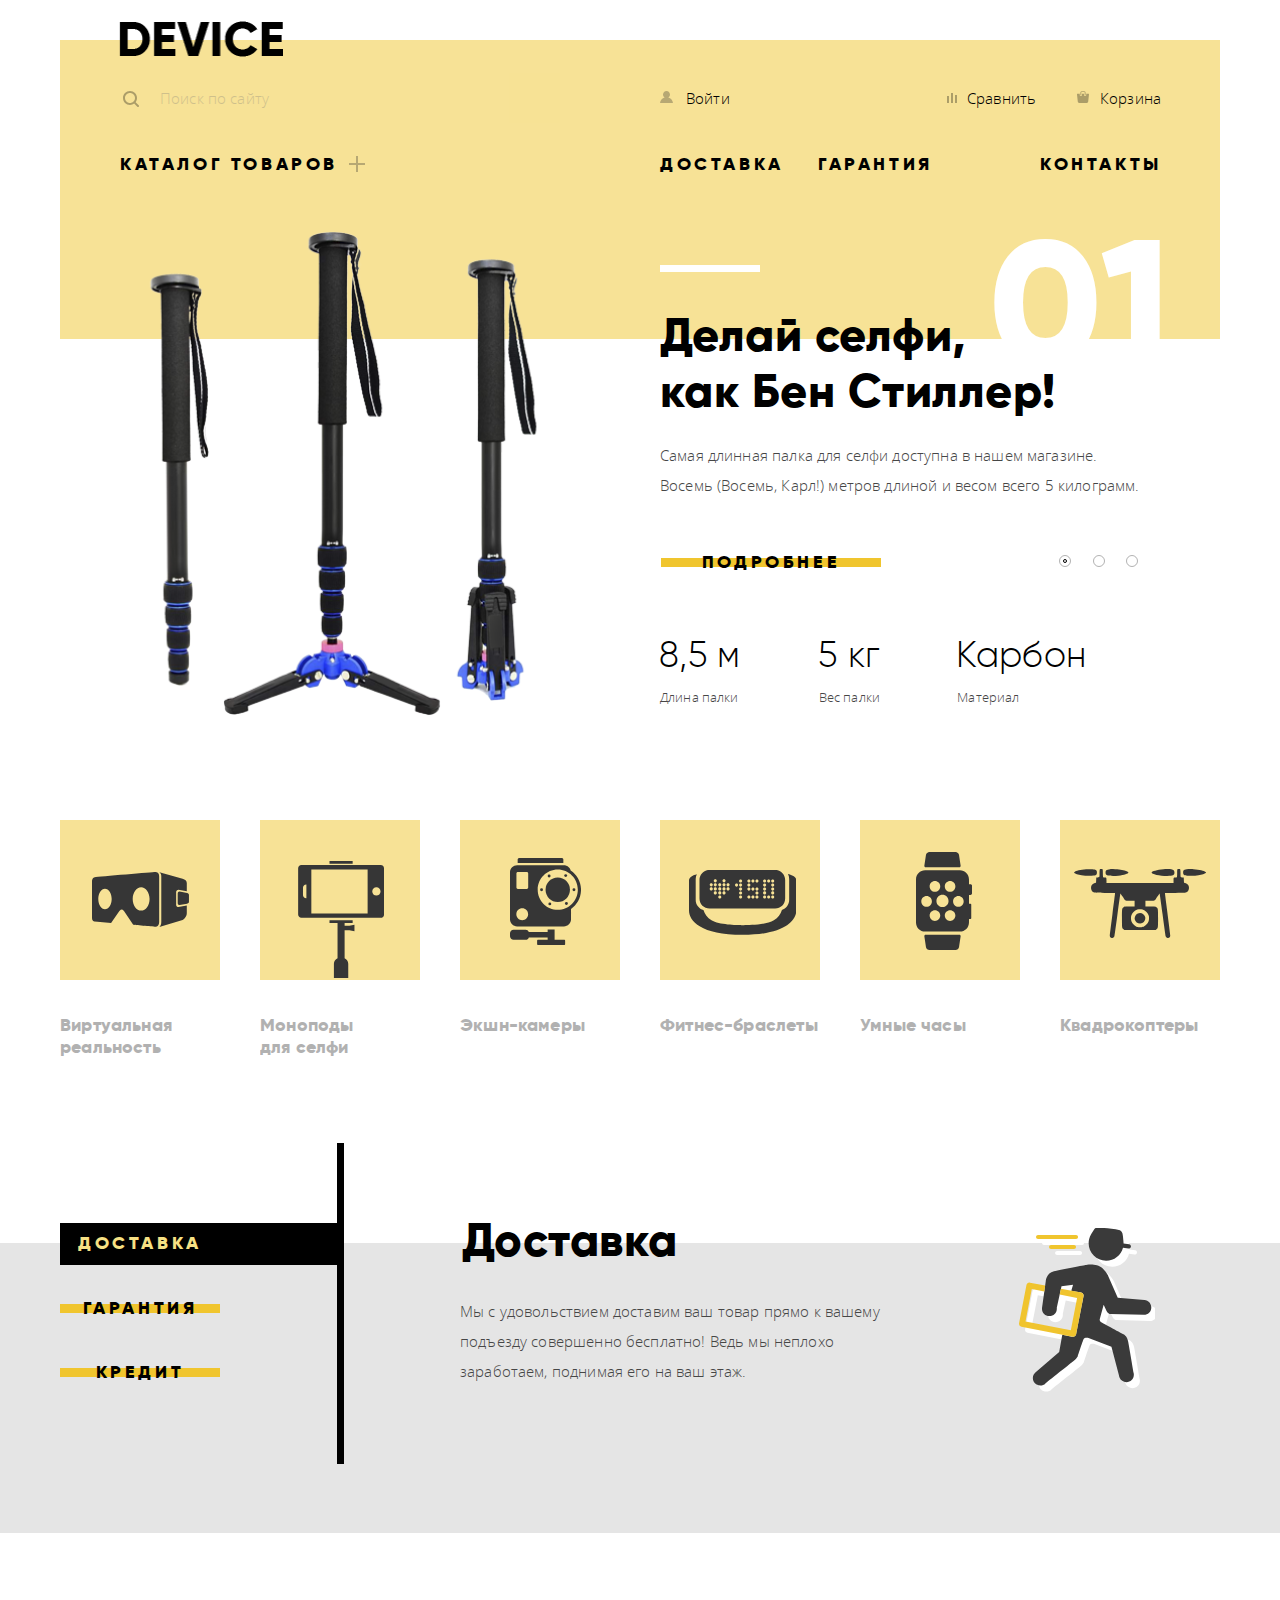
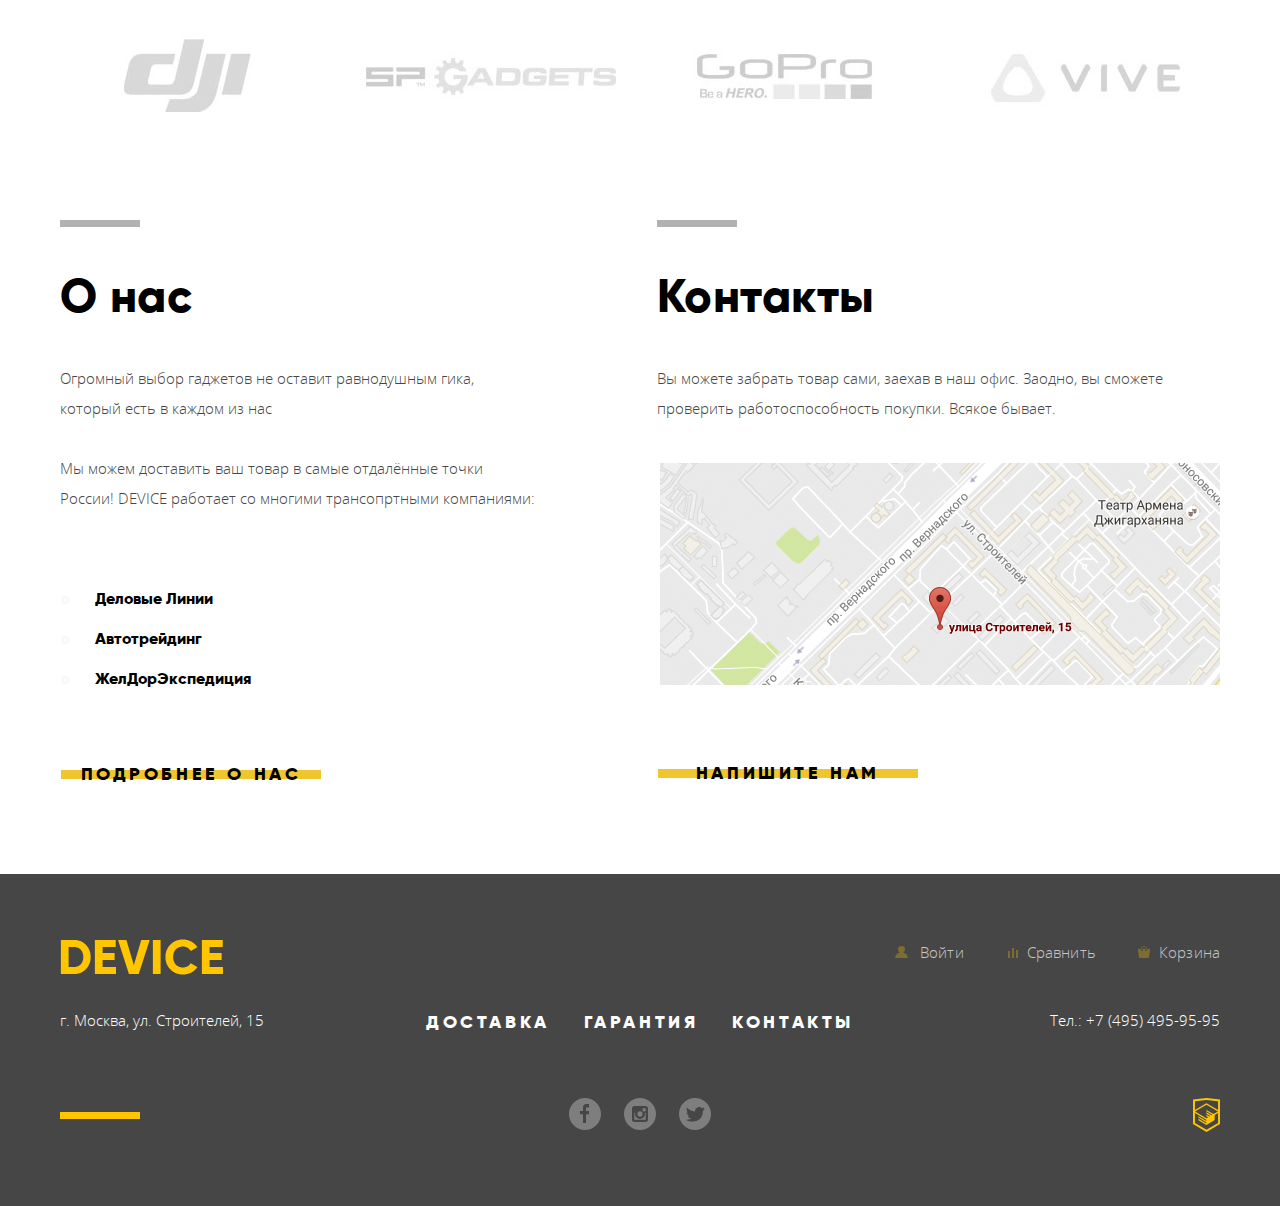
<file: index.html>
<!DOCTYPE html>
<html class="no-js" lang="ru">
<head>
  <meta charset="utf-8">
  <title>Интернет-Магазин «Device»</title>
  <link href="css/normalize-minimized.css" rel="stylesheet">
  <link href="css/style-prefixed-minimized.css" rel="stylesheet">
</head>
<body>
  <header class="main-header container">
    <nav class="main-navigation">
      <a class="main-header-logo">
        <img src="img/logo.png" width="164" height="36" alt="Логотип интернет-магазина Device">
      </a>
      <ul class="user-navigation">
        <li>
          <form class="search-form" action="https://echo.htmlacademy.ru" method="get">
            <label for="search-field"><span class="visually-hidden">Поиск по сайту</span></label>
            <input id="search-field" type="search" name="search" placeholder="Поиск по сайту" required>
            <button type="submit" tabindex="-1">Найти</button>
          </form>
        </li>
        <li class="login-block">
          <a class="login-link" href="login.html">Войти</a>
        </li>
        <li class="compare-block"><a href="compare.html">Сравнить</a></li>
        <li class="basket-block"><a href="basket.html">Корзина</a></li>
      </ul>
      <ul class="main-menu">
        <li class="catalog-block">
          <a href="catalog.html">Каталог товаров</a>
          <div class="sub-menu">
            <ul>
              <li><a href="virtual-reality.html">Виртуальная реальность</a></li>
              <li><a href="selfie-sticks.html">Моноподы для селфи</a></li>
              <li><a href="action-cameras.html">Экшн-камеры</a></li>
            </ul>
            <ul>
              <li><a href="fitness-bracelets.html">Фитнес-браслеты</a></li>
              <li><a href="smart-watches.html">Умные часы</a></li>
            </ul>
            <ul>
              <li><a href="quadcopters.html">Квадрокоптеры</a></li>
            </ul>
          </div>
        </li>
        <li><a href="delivery.html">Доставка</a></li>
        <li><a href="warranty.html">Гарантия</a></li>
        <li><a href="contacts.html">Контакты</a></li>
      </ul>
    </nav>
  </header>
  <main>
    <h1 class="visually-hidden">Интернет-«Магазин Device»</h1>

    <section class="promo container">
      <h2 class="visually-hidden">Лучшие предложения</h2>

      <button class="btn-trigger promo-trigger" type="button">Включить подсветку кнопок слайдера</button>
      <input class="visually-hidden promo-1" id="promo-btn-1" type="radio" name="promo-switch" checked>
      <input class="visually-hidden promo-2" id="promo-btn-2" type="radio" name="promo-switch">
      <input class="visually-hidden promo-3" id="promo-btn-3" type="radio" name="promo-switch">

      <ul class="promo-controls">
        <li><label for="promo-btn-1"><span class="visually-hidden">Первый слайд</span></label></li>
        <li><label for="promo-btn-2"><span class="visually-hidden">Второй слайд</span></label></li>
        <li><label for="promo-btn-3"><span class="visually-hidden">Третий слайд</span></label></li>
      </ul>

      <ul class="promo-list">
        <li class="promo-item">
          <div class="item-offer">
            <h3>Делай селфи,<br>как Бен Стиллер!</h3>
            <p class="item-number">01</p>
            <p class="item-description">Самая длинная палка для селфи доступна в нашем магазине. Восемь (Восемь, Карл!) метров длиной и весом всего 5 килограмм.</p>
            <a class="btn" href="longest-selfie-stick.html">Подробнее</a>
            <table class="item-characteristics">
              <tr>
                <td>8,5 м</td>
                <td>5 кг</td>
                <td>Карбон</td>
              </tr>
              <tr>
                <th>Длина палки</th>
                <th>Вес палки</th>
                <th>Материал</th>
              </tr>
            </table>
          </div>
          <p class="item-image">
            <img src="img/promo-1.png" width="530" height="497" alt="Самая длинная палка для селфи">
          </p>
        </li>

        <li class="promo-item">
          <div class="item-offer">
            <h3>Худеем<br>правильно!</h3>
            <p class="item-number">02</p>
            <p class="item-description">Мотивирующие фитнес-браслеты помогут найти в себе силы не&nbsp;пропускать занятия и соблюдать диету</p>
            <a class="btn" href="motivating-bracelet.html">Подробнее</a>
            <table class="item-characteristics">
              <tr>
                <td>48 часов</td>
              </tr>
              <tr>
                <th>Без подзарядки</th>
              </tr>
            </table>
          </div>
          <p class="item-image">
            <img src="img/promo-2.png" width="530" height="497" alt="Мотивирующий фитнес-браслет">
          </p>
        </li>

        <li class="promo-item">
          <div class="item-offer">
            <h3>Порхает&nbsp;как&nbsp;бабочка,<br>жалит как пчела!</h3>
            <p class="item-number">03</p>
            <p class="item-description">Это обычный, на первый взгляд, квадрокоптер оснащён мощным&nbsp;лазером, замаскированным под стандартную камеру.</p>
            <a class="btn" href="laser-quadcopter.html">Подробнее</a>
            <table class="item-characteristics">
              <tr>
                <td>800 м</td>
                <td>50 м</td>
              </tr>
              <tr>
                <th>Дальность полёта</th>
                <th>Радиус поражения</th>
              </tr>
            </table>
          </div>
          <p class="item-image">
            <img src="img/promo-3.png" width="530" height="497" alt="Квадрокоптер, оснащённый лазером, замаскированным под стандартную камеру">
          </p>
        </li>
      </ul>
    </section>

    <section class="container catigories">
      <h2 class="visually-hidden">Категории товаров</h2>
      <ul>

        <li class="categories-item">
          <a class="categories-item-link" href="virtual-reality.html">
            <figure>
              <div class="item-background">
                <img src="img/popular-1.svg" width="97" height="55" alt="Виртуальная реальность">
              </div>
              <figcaption>Виртуальная реальность</figcaption>
            </figure>
          </a>
        </li>

        <li class="categories-item">
          <a class="categories-item-link" href="selfie-sticks.html">
            <figure>
              <div class="item-background">
                <img src="img/popular-2.svg" width="86" height="117" alt="Моноподы для селфи">
              </div>
              <figcaption>Моноподы для&nbsp;селфи</figcaption>
            </figure>
          </a>
        </li>

        <li class="categories-item">
          <a class="categories-item-link" href="action-cameras.html">
            <figure>
              <div class="item-background">
                <img src="img/popular-3.svg" width="71" height="87" alt="Экшн-камеры">
              </div>
              <figcaption>Экшн-камеры</figcaption>
            </figure>
          </a>
        </li>

        <li class="categories-item">
          <a class="categories-item-link" href="action-cameras.html">
            <figure>
              <div class="item-background">
                <img src="img/popular-4.svg" width="107" height="65" alt="Фитнес-браслеты">
              </div>
              <figcaption>Фитнес-браслеты</figcaption>
            </figure>
          </a>
        </li>

        <li class="categories-item">
          <a class="categories-item-link" href="smart-watches.html">
            <figure>
              <div class="item-background">
                <img src="img/popular-5.svg" width="56" height="98" alt="Умные часы">
              </div>
              <figcaption>Умные часы</figcaption>
            </figure>
          </a>
        </li>

        <li class="categories-item">
          <a class="categories-item-link" href="quadcopters.html">
            <figure>
              <div class="item-background">
                <img src="img/popular-6.svg" width="132" height="69" alt="Квадрокоптеры">
              </div>
              <figcaption>Квадрокоптеры</figcaption>
            </figure>
          </a>
        </li>
      </ul>
    </section>

    <section class="services">
      <div class="inner container services-inner">
        <h2 class="visually-hidden">Услуги</h2>
        <button class="btn-trigger services-trigger" type="button">Включить подсветку кнопок слайдера</button>
        <input class="visually-hidden services-1" id="services-btn-1" type="radio" name="services-switch" checked>
        <input class="visually-hidden services-2" id="services-btn-2" type="radio" name="services-switch">
        <input class="visually-hidden services-3" id="services-btn-3" type="radio" name="services-switch">
        <button class="btn-trigger services-trigger" type="button">Включить подсветку кнопок слайдера</button>

        <ul class="services-controls">
          <li class="controls-item">
            <label class="btn" for="services-btn-1">Доставка</label>
          </li>
          <li class="controls-item">
            <label class="btn" for="services-btn-2">Гарантия</label>
          </li>
          <li class="controls-item">
            <label class="btn" for="services-btn-3">Кредит</label>
          </li>
        </ul>

        <ul class="services-list">
          <li>
            <h3>Доставка</h3>
            <p>Мы с удовольствием доставим ваш товар прямо к вашему подъезду совершенно бесплатно! Ведь мы неплохо заработаем, поднимая его на ваш этаж.</p>
          </li>
          <li>
            <h3>Гарантия</h3>
            <p>Если из-за возгорания купленного у нас товара у вас сгорит дом - не переживайте, мы выдадим вам новый.<br>Товар, не дом, конечно же.</p>
          </li>
          <li>
            <h3>Кредит</h3>
            <p>Залезть в долговую яму стало проще! Кредитные консультанты подберут для вас наиболее выгодные условия кредита. Выгодные для нашего банка, разумеется.</p>
          </li>
        </ul>
      </div>
    </section>

    <section class="container brands">
      <h2 class="visually-hidden">Бренды, представленные у нас</h2>
      <ul>
        <li><a class="brands-dji" href="dji.html"><img src="img/logo-1.jpg" width="260" height="100" alt="Компания DJI"></a></li>
        <li><a class="brands-spgadget" href="spgadget.html"><img src="img/logo-2.jpg" width="260" height="100" alt="Компания SP Gadgets"></a></li>
        <li><a class="brands-gopro" href="gopro.html"><img src="img/logo-3.jpg" width="260" height="100" alt="Компания GoPro"></a></li>
        <li><a class="brands-vive" href="vive.html"><img src="img/logo-4.jpg" width="260" height="100" alt="Компания Vive"></a></li>
      </ul>
    </section>

    <div class="company-description container">
      <article class="about">
        <h2>О нас</h2>
        <p>Огромный выбор гаджетов не оставит равнодушным гика, который есть в каждом из нас</p>
        <p>Мы можем доставить ваш товар в самые отдалённые точки России! DEVICE работает со многими трансопртными компаниями:</p>
        <ul class="company-list">
          <li>Деловые Линии</li>
          <li>Автотрейдинг</li>
          <li>ЖелДорЭкспедиция</li>
        </ul>
        <a class="btn about-btn" href="about-us.html">Подробнее о нас</a>
      </article>

      <section class="contacts">
        <h2>Контакты</h2>
        <p>Вы можете забрать товар сами, заехав в наш офис. Заодно, вы сможете проверить работоспособность покупки. Всякое бывает.</p>
        <p class="map-preview"><a class="map-link" href="img/map-big.jpg"><img src="img/map.png" width="560" height="222" alt="Карта офиса по адресу улица Строителей, 15"></a></p>
        <a class="btn contacts-write-us" href="write_us.html">Напишите нам</a>
      </section>
    </div>
  </main>

  <footer class="main-footer">
    <div class="inner container">
      <section class="main-footer-user">
        <h2 class="visually-hidden">Для пользователя</h2>
        <a class="main-footer-logo">
          <img src="img/footer-logo.png" width="163" height="36" alt="Логотип интернет-магазина Device">
        </a>
        <ul class="footer-user-menu">
          <li class="login-link"><a href="login.html">Войти</a></li>
          <li class="compare-link"><a href="compare.html">Сравнить</a></li>
          <li class="basket-link"><a href="basket.html">Корзина</a></li>
        </ul>
      </section>
      <section class="main-footer-conditions">
        <h2 class="visually-hidden">Условия покупки</h2>
        <address class="main-footer-adress">г. Москва, ул. Строителей, 15</address>
        <ul class="conditions-list">
          <li><a href="delivery.html">Доставка</a></li>
          <li><a href="warranty.html">Гарантия</a></li>
          <li><a href="contacts.html">Контакты</a></li>
        </ul>
        <address class="main-footer-phone"><a href="tel:+74954959595">Тел.: +7 (495) 495-95-95</a></address>
      </section>
      <section class="main-footer-social">
        <h2 class="visually-hidden">Мы в соцсетях</h2>
        <ul class="social-list">
          <li><a class="social-btn-facebook" href="https://facebook.com/device-shop/">
            <span class="visually-hidden">Фейсбук</span>
            <img src="img/fb.svg" width="32" height="32" alt="Фейсбук">
          </a></li>
          <li><a class="social-btn-instagram" href="https://www.instagram.com/device-shop/">
            <span class="visually-hidden">Инстаграмм</span>
            <img src="img/instagram.svg" width="32" height="32" alt="Инстаграмм">
          </a></li>
          <li><a class="social-btn-twitter" href="https://twitter.com/device-shop/">
            <span class="visually-hidden">Твиттер</span>
            <img src="img/twitter.svg" width="32" height="32" alt="Твиттер">
          </a></li>
        </ul>
        <a class="copyright" href="https://htmlacademy.ru/intensive/htmlcss">
          <span class="visually-hidden">HTML Academy</span>
          <img src="img/logo-html.svg" width="27" height="35" alt="HTML Academy">
        </a>
      </section>
    </div>
  </footer>

  <section class="modal modal-feedback">
    <h2 class="visually-hidden">Напишите нам</h2>
    <form class="feedback-form" action="https://echo.htmlacademy.ru" method="post">
      <div class="inner feedback-inner">
        <p>
          <label>
            Ваше имя:
            <input type="text" name="feedback-name" placeholder="Представьтесь пожалуйста">
          </label>
        </p>
        <p>
          <label>
            Ваш e-mail:
            <input type="email" name="feedback-email" placeholder="Для отправки ответа">
          </label>
        </p>
      </div>
      <p>
        <label>
          Текст письма:
          <textarea class="message" name="feedback-message" placeholder="В свободной форме"></textarea>
        </label>
      </p>
      <button class="btn" type="submit">Отправить</button>
    </form>
    <button class="modal-close" type="button"><span class="visually-hidden">Закрыть</span></button>
  </section>

  <section class="modal modal-map">
    <h2 class="visually-hidden">Как до нас добраться</h2>
    <iframe src="https://www.google.com/maps/embed?pb=!1m18!1m12!1m3!1d2248.9807515855014!2d37.52893091608424!3d55.68932240435342!2m3!1f0!2f0!3f0!3m2!1i1024!2i768!4f13.1!3m3!1m2!1s0x46b54cf5c4c72f09%3A0xb7847c8f34eac3ea!2z0YPQuy4g0KHRgtGA0L7QuNGC0LXQu9C10LksIDE2LCDQnNC-0YHQutCy0LAsIDExOTMxMQ!5e0!3m2!1sru!2sru!4v1512564905682" width="960" height="559" allowfullscreen></iframe>
    <p><img src="img/map-big.jpg" width="960" height="559" alt="Крупная карта офиса по адресу улица Строителей, 15"></p>
    <button class="modal-close" type="button"><span class="visually-hidden">Закрыть</span></button>
  </section>
  <script src="js/checkjssupport-minimized.js"></script>
  <script src="js/focus-within-minimized.js"></script>
  <script src="js/script-minimized.js"></script>
</body>
</html>
</file>
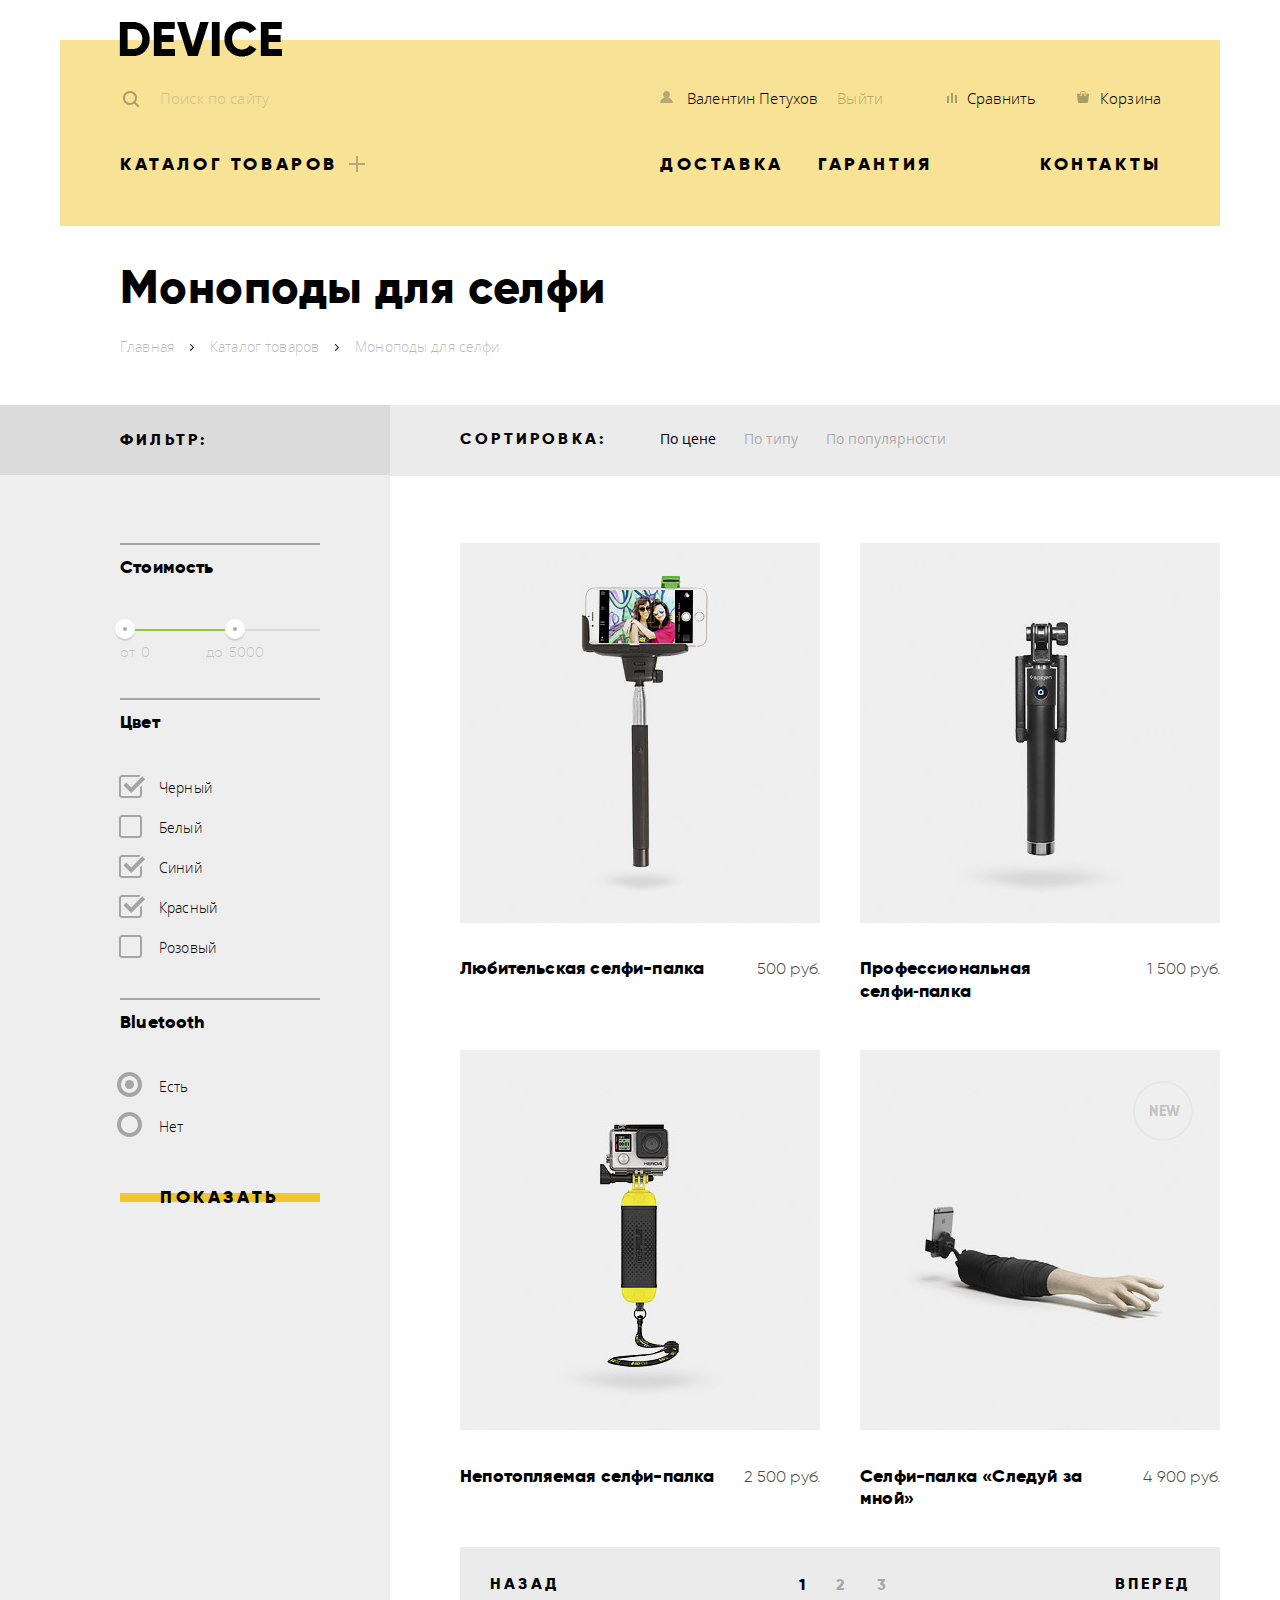
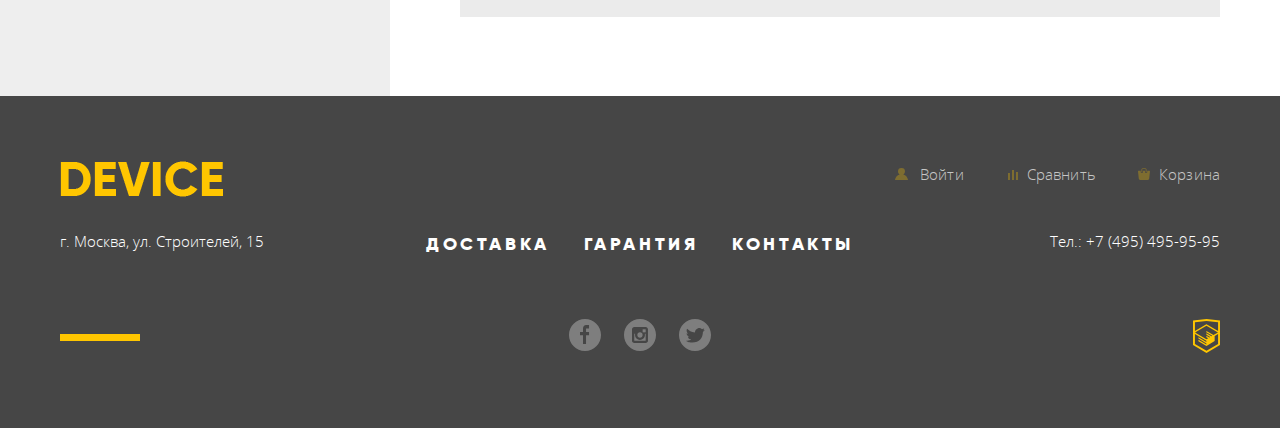
<file: catalog.html>
<!DOCTYPE html>
<html class="no-js" lang="ru">
<head>
  <meta charset="utf-8">
  <title>Интернет-Магазин «Device»</title>
  <link href="css/normalize-minimized.css" rel="stylesheet">
  <link href="css/style-prefixed-minimized.css" rel="stylesheet">
</head>
<body class="inner-page">
  <header class="main-header container">
    <nav class="main-navigation">
      <a class="main-header-logo" href="index.html">
        <img src="img/logo.png" width="163" height="36" alt="Логотип интернет-магазина Device">
      </a>
      <ul class="user-navigation">
        <li>
          <form class="search-form" action="https://echo.htmlacademy.ru" method="get">
            <label for="search-field"><span class="visually-hidden">Поиск по сайту</span></label>
            <input id="search-field" type="search" name="search" placeholder="Поиск по сайту" required>
            <button type="submit" tabindex="-1">Найти</button>
          </form>
        </li>
        <li class="login-block">
          <a class="user-name" href="profile.html">Валентин Петухов</a>
          <a class="logout-link" href="logout.html">Выйти</a>
        </li>
        <li class="compare-block"><a href="compare.html">Сравнить</a></li>
        <li class="basket-block"><a href="basket.html">Корзина</a></li>
      </ul>
      <ul class="main-menu">
        <li class="catalog-block">
          <a href="catalog.html">Каталог товаров</a>
          <div class="sub-menu">
            <ul>
              <li><a href="virtual-reality.html">Виртуальная реальность</a></li>
              <li><a href="selfie-sticks.html">Моноподы для селфи</a></li>
              <li><a href="action-cameras.html">Экшн-камеры</a></li>
            </ul>
            <ul>
              <li><a href="action-cameras.html">Фитнес-браслеты</a></li>
              <li><a href="smart-watches.html">Умные часы</a></li>
            </ul>
            <ul>
              <li><a href="quadcopters.html">Квадрокоптеры</a></li>
            </ul>
          </div>
        </li>
        <li><a href="delivery.html">Доставка</a></li>
        <li><a href="warranty.html">Гарантия</a></li>
        <li><a href="contacts.html">Контакты</a></li>
      </ul>
    </nav>
  </header>
  <main>
    <div class="container">
      <h1 class="page-title">Моноподы для селфи</h1>
      <ul class="breadcrumbs">
        <li><a href="index.html">Главная</a></li>
        <li><a href="#">Каталог товаров</a></li>
        <li class="breadcrumbs-current">Моноподы для селфи</li>
      </ul>
    </div>

    <div class="main-columns-wrapper">
      <section class="filter">
        <div class="filter-header">
          <div class="inner">
            <h2>Фильтр:</h2>
          </div>
        </div>

        <div class="inner filter-inner">
          <form class="filter-form" action="https://echo.htmlacademy.ru" method="get">
            <fieldset class="select-price">
              <legend>Стоимость</legend>
              <div class="range-controls">
                <div class="scale">
                  <div class="bar">
                    <div class="toggle toggle-min" tabindex="0"></div>
                    <div class="toggle toggle-max" tabindex="0"></div>
                  </div>
                </div>
                <div class="price-controls">
                  <label class="price min-price">от <input name="min-price" type="text" value="0"></label>
                  <label class="price max-price">до <input name="max-price" type="text" value="5000"></label>
                </div>
              </div>
            </fieldset>
            <fieldset class="select-color">
              <legend>Цвет</legend>
              <ul>
                <li>
                  <input class="filter-checkbox visually-hidden" id="filter-color-black" type="checkbox" name="color-black" checked>
                  <label for="filter-color-black">Черный</label>
                </li>
                <li>
                  <input class="filter-checkbox visually-hidden" id="filter-color-white" type="checkbox" name="color-white">
                  <label for="filter-color-white">Белый</label>
                </li>
                <li>
                  <input class="filter-checkbox visually-hidden" id="filter-color-blue" type="checkbox" name="color-blue" checked>
                  <label for="filter-color-blue">Синий</label>
                </li>
                <li>
                  <input class="filter-checkbox visually-hidden" id="filter-color-red" type="checkbox" name="color-red" checked>
                  <label for="filter-color-red">Красный</label>
                </li>
                <li>
                  <input class="filter-checkbox visually-hidden" id="filter-color-pink" type="checkbox" name="color-pink">
                  <label for="filter-color-pink">Розовый</label>
                </li>
              </ul>
            </fieldset>
            <fieldset class="select-bluetooth">
              <legend>Bluetooth</legend>
              <input class="filter-radio filter-radio-1 visually-hidden" id="filter-bluetooth-yes" type="radio" name="bluetooth" value="yes" checked>
              <input class="filter-radio filter-radio-2 visually-hidden" id="filter-bluetooth-no" type="radio" name="bluetooth" value="no">
              <ul class="select-bluetooth-list">
                <li>
                  <label for="filter-bluetooth-yes">Есть</label>
                </li>
                <li>
                  <label for="filter-bluetooth-no">Нет</label>
                </li>
              </ul>
            </fieldset>
            <button type="submit" class="btn filter-btn">Показать</button>
          </form>
        </div>
      </section>

      <section class="catalog">

        <h2 class="visually-hidden">Ассортимент селфи-палок</h2>

        <section class="sorting">
          <div class="inner">
            <h3>Сортировка:</h3>
            <ul class="sort-types">
              <li><a class="sort-by sort-by-current" href="by-price.html">По цене</a></li>
              <li><a class="sort-by" href="by-type.html">По типу</a></li>
              <li><a class="sort-by" href="by-popularity.html">По популярности</a></li>
            </ul>
          </div>
        </section>

        <input class="sorting-direction sort-by-down visually-hidden" id="sort-up" type="radio" name="sort">
        <input class="sorting-direction sort-by-up visually-hidden" id="sort-down" type="radio" name="sort" checked>

        <ul class="sorting-controls">
          <li><label class="sort-icon sort-up-icon" for="sort-up" ><span class="visually-hidden">По убыванию</span></label></li>
          <li><label class="sort-icon sort-down-icon sort-icon-current" for="sort-down"><span class="visually-hidden">По возрастанию</span></label></li>
        </ul>

        <div class="inner">
          <ul class="catalog-list">
            <li class="catalog-item">
              <div class="item-description">
                <h3><a href="amateur-selfie-stick.html">Любительская селфи-палка</a></h3>
                <p class="catalog-item-price">500 руб.</p>
              </div>
              <div class="catalog-item-image" tabindex="0">
                <img src="img/item-1.jpg" width="360" height="380" alt="Любительская селфи-палка">
                <div class="catalog-item-menu">
                  <p><button class="btn catalog-item-btn-basket" type="button">В корзину</button></p>
                  <p><button class="catalog-item-btn-compare" type="button">Добавить к сравнению</button></p>
                </div>
              </div>
            </li>

            <li class="catalog-item">
              <div class="item-description">
                <h3><a href="professional-selfie-stick.html">Профессиональная селфи&#8209;палка</a></h3>
                <p class="catalog-item-price">1 500 руб.</p>
              </div>
              <div class="catalog-item-image" tabindex="0">
                <img src="img/item-2.jpg" width="360" height="380" alt="Профессиональная селфи-палка">
                <div class="catalog-item-menu">
                  <p><button class="btn catalog-item-btn-basket" type="button">В корзину</button></p>
                  <p><button class="catalog-item-btn-compare" type="button">Добавить к сравнению</button></p>
                </div>
              </div>
            </li>

            <li class="catalog-item">
              <div class="item-description">
                <h3><a href="unsinkable-selfie-stick.html">Непотопляемая селфи-палка</a></h3>
                <p class="catalog-item-price">2 500 руб.</p>
              </div>
              <div class="catalog-item-image" tabindex="0">
                <img src="img/item-3.jpg" width="360" height="380" alt="Непотопляемая селфи-палка">
                <div class="catalog-item-menu">
                  <p><button class="btn catalog-item-btn-basket" type="button">В корзину</button></p>
                  <p><button class="catalog-item-btn-compare" type="button">Добавить к сравнению</button></p>
                </div>
              </div>
            </li>

            <li class="catalog-item new-item">
              <div class="item-description">
                <h3><a href="selfie-stick_follow-me.html">Селфи-палка «Следуй за мной»</a></h3>
                <p class="catalog-item-price">4 900 руб.</p>
              </div>
              <div class="catalog-item-image" tabindex="0">
                <img src="img/item-4.jpg" width="360" height="380" alt="Селфи-палка «Следуй за мной»">
                <div class="catalog-item-menu">
                  <p><button class="btn catalog-item-btn-basket" type="button">В корзину</button></p>
                  <p><button class="catalog-item-btn-compare" type="button">Добавить к сравнению</button></p>
                </div>
              </div>
            </li>
          </ul>

          <div  class="pagination">
            <a class="pagination-btn pagination-btn-backward" href="catalog.html">Назад</a>
            <ul class="pagination-list">
              <li><a>1</a></li>
              <li><a class="pagination-item" href="catalog.html">2</a></li>
              <li><a class="pagination-item" href="catalog.html">3</a></li>
            </ul>
            <a class="pagination-btn pagination-btn-forward" href="catalog.html">Вперед</a>
          </div>
        </div>
      </section>
    </div>
  </main>
  <footer class="main-footer">
    <div class="inner container">
      <section class="main-footer-user">
        <h2 class="visually-hidden">Для пользователя</h2>
        <a class="main-footer-logo" href="index.html">
          <img src="img/footer-logo.png" width="163" height="36" alt="Логотип интернет-магазина Device">
        </a>
        <ul class="footer-user-menu">
          <li class="login-link"><a href="login.html">Войти</a></li>
          <li class="compare-link"><a href="compare.html">Сравнить</a></li>
          <li class="basket-link"><a href="basket.html">Корзина</a></li>
        </ul>
      </section>
      <section class="main-footer-conditions">
        <h2 class="visually-hidden">Условия покупки</h2>
        <address class="main-footer-adress">г. Москва, ул. Строителей, 15</address>
        <ul class="conditions-list">
          <li><a href="delivery.html">Доставка</a></li>
          <li><a href="warranty.html">Гарантия</a></li>
          <li><a href="contacts.html">Контакты</a></li>
        </ul>
        <address class="main-footer-phone"><a href="tel:+74954959595">Тел.: +7 (495) 495-95-95</a></address>
      </section>
      <section class="main-footer-social">
        <h2 class="visually-hidden">Мы в соцсетях</h2>
        <ul class="social-list">
          <li><a class="social-btn-facebook" href="https://facebook.com/device-shop/">
            <span class="visually-hidden">Фейсбук</span>
            <img src="img/fb.svg" width="32" height="32" alt="Фейсбук">
          </a></li>
          <li><a class="social-btn-instagram" href="https://www.instagram.com/device-shop/">
            <span class="visually-hidden">Инстаграмм</span>
            <img src="img/instagram.svg" width="32" height="32" alt="Инстаграмм">
          </a></li>
          <li><a class="social-btn-twitter" href="https://twitter.com/device-shop/">
            <span class="visually-hidden">Твиттер</span>
            <img src="img/twitter.svg" width="32" height="32" alt="Твиттер">
          </a></li>
        </ul>
        <a class="copyright" href="https://htmlacademy.ru/intensive/htmlcss">
          <span class="visually-hidden">HTML Academy</span>
          <img src="img/logo-html.svg" width="27" height="35" alt="HTML Academy">
        </a>
      </section>
    </div>
  </footer>
  <script src="js/checkjssupport-minimized.js"></script>
  <script src="js/focus-within-minimized.js"></script>
</body>
</html>
</file>
<file: css/style-prefixed-minimized.css>
@font-face{font-family:"Gilroy";src:local("Gilroy Light"),local("Gilroy-Light"),url(../fonts/gilroylight.woff2) format("woff2"),url(../fonts/gilroylight.woff) format("woff");font-weight:300;font-style:normal}@font-face{font-family:"Gilroy";src:local("Gilroy ExtraBold"),local("Gilroy-ExtraBold"),url(../fonts/gilroyextrabold.woff2) format("woff2"),url(../fonts/gilroyextrabold.woff) format("woff");font-weight:800;font-style:normal}@font-face{font-family:"Open Sans";src:local("Open Sans Light"),local("OpenSans-Light"),url(../fonts/opensanslight.woff2) format("woff2"),url(../fonts/opensanslight.woff) format("woff");font-weight:300;font-style:normal}@font-face{font-family:"Open Sans";src:local("Open Sans"),local("OpenSans"),url(../fonts/opensans.woff2) format("woff2"),url(../fonts/opensans.woff) format("woff");font-weight:400;font-style:normal}body{min-width:1200px;margin:0;padding:0;padding-top:40px}a{text-decoration:none}img{max-width:100%;height:auto}.visually-hidden:not(:focus):not(:active),input[type="checkbox"].visually-hidden,input[type="radio"].visually-hidden,.btn-trigger{position:absolute;width:1px;height:1px;margin:-1px;border:0;padding:0;white-space:nowrap;-webkit-clip-path:inset(100%);clip-path:inset(100%);clip:rect(0 0 0 0);overflow:hidden}.btn{display:inline-block;padding:10px 40px;font-family:"Gilroy",Arial,sans-serif;font-weight:800;font-size:18px;line-height:1.2;letter-spacing:0.2em;color:#000000;text-transform:uppercase;text-align:center;vertical-align:top;background-color:transparent;background-image:-webkit-gradient(linear,left top,left bottom,color-stop(38%,transparent),color-stop(38%,#f0c52e),color-stop(60%,#f0c52e),color-stop(60%,transparent));background-image:-webkit-linear-gradient(transparent 38%,#f0c52e 38%,#f0c52e 60%,transparent 60%);background-image:-o-linear-gradient(transparent 38%,#f0c52e 38%,#f0c52e 60%,transparent 60%);background-image:linear-gradient(transparent 38%,#f0c52e 38%,#f0c52e 60%,transparent 60%);border:none;cursor:pointer}.btn:hover,.btn:focus{background-color:#f0c52e;background-image:none}.btn:active{color:rgba(0,0,0,0.3)}.container{width:1160px;margin:0 auto;padding:0 20px}.inner-page .main-header{margin-bottom:33px}.main-navigation{position:relative;display:-webkit-box;display:-ms-flexbox;display:flex;-webkit-box-orient:vertical;-webkit-box-direction:normal;-ms-flex-direction:column;flex-direction:column;width:1040px;min-height:266px;padding:0 60px;padding-top:33px;background-color:#f7e296}.inner-page .main-navigation{min-height:153px}.main-navigation::after{content:"";position:absolute;right:460px;top:225px;width:100px;height:7px;background-color:#ffffff}.main-header-logo{position:absolute;top:-19px;left:59px;width:164px;height:36px}.main-header-logo::after{position:absolute;top:0;right:0;bottom:0;left:0;content:""}.main-header-logo[href]:hover,.main-header-logo[href]:focus{opacity:0.6}.main-header-logo[href]:active{opacity:0.3}.user-navigation{display:-webkit-box;display:-ms-flexbox;display:flex;margin:0;margin-bottom:31px;padding:0;list-style:none}.user-navigation li:first-child{width:50%;margin-right:20px}.user-navigation a,.user-navigation p,.search-form input,.search-form button{font-family:"Open Sans",Arial,sans-serif;font-weight:300;font-size:15px;line-height:36px;letter-spacing:0.01em;color:#000000}.user-navigation a:hover,.user-navigation a:focus{color:rgba(0,0,0,0.6)}.user-navigation a:active{color:rgba(0,0,0,0.3)}.user-navigation a:hover::before,.user-navigation a:focus::before{opacity:0.6}.user-navigation a:active::before{opacity:0.3}.search-form{position:relative;display:-webkit-box;display:-ms-flexbox;display:flex;width:440px;height:50px}.search-form label::before{content:"";position:absolute;left:3px;top:18px;z-index:1;width:16px;height:16px;background-image:url("../img/search.svg");background-repeat:no-repeat;background-position:0 0}.search-form input{-webkit-box-flex:1;-ms-flex-positive:1;flex-grow:1;padding-left:40px;background-color:#f7e296;border:none;opacity:0.3}.search-form input:hover{opacity:0.6}.search-form input:focus{border-bottom:2px solid #000000;opacity:1}.search-form button{display:none;padding:0 20px;background-color:#f7e296;border:2px solid #000000}.search-form input:focus+button{display:block}.search-form button:hover,.search-form button:focus{display:block;color:#ffffff;background-color:#000000}.search-form button:active{color:rgba(255,255,255,0.3)}.login-block{position:relative;display:-webkit-box;display:-ms-flexbox;display:flex;width:240px;min-height:50px;margin-right:40px}.login-block a:first-child::before{content:"";position:absolute;top:18px;left:0px;width:13px;height:12px;background-image:url("../img/user.svg");background-repeat:no-repeat;background-position:0 0}.login-block .login-link{display:-webkit-box;display:-ms-flexbox;display:flex;-webkit-box-align:center;-ms-flex-align:center;align-items:center;padding:0 26px}.login-block .user-name{display:-webkit-box;display:-ms-flexbox;display:flex;-ms-flex-item-align:center;align-self:center;margin:0;padding-left:27px}.login-block .logout-link{display:-webkit-box;display:-ms-flexbox;display:flex;-webkit-box-align:center;-ms-flex-align:center;align-items:center;margin-left:auto;padding:0 17px;color:rgba(0,0,0,0.3)}.compare-block{position:relative;display:-webkit-box;display:-ms-flexbox;display:flex;width:100px;min-height:50px}.compare-block a::before{content:"";position:absolute;top:20px;left:7px;width:10px;height:10px;background-image:url("../img/compare.svg");background-repeat:no-repeat;background-position:0 0}.compare-block a:hover::before,.compare-block a:focus::before{opacity:0.8}.compare-block a:active::before{opacity:0.3}.compare-block a{display:-webkit-box;display:-ms-flexbox;display:flex;-webkit-box-align:center;-ms-flex-align:center;align-items:center;padding-right:4px;padding-left:27px}.basket-block{position:relative;display:-webkit-box;display:-ms-flexbox;display:flex;width:100px;min-height:50px;margin-left:auto}.basket-block a::before{content:"";position:absolute;top:18px;left:17px;width:12px;height:12px;background-image:url("../img/cart.svg");background-repeat:no-repeat;background-position:0 0}.basket-block a:hover::before,.basket-block a:focus::before{opacity:0.8}.basket-block a:active::before{opacity:0.3}.basket-block a{display:-webkit-box;display:-ms-flexbox;display:flex;-webkit-box-align:center;-ms-flex-align:center;align-items:center;padding-left:40px}.main-menu{display:-webkit-box;display:-ms-flexbox;display:flex;margin:0;padding:0;list-style:none}.main-menu a{font-family:"Gilroy",Arial,sans-serif;font-weight:800;font-size:18px;line-height:1.2;letter-spacing:0.2em;color:#000000;text-transform:uppercase}.catalog-block a{position:relative}.catalog-block>a::after{content:"";position:absolute;right:-27px;top:3px;width:16px;height:16px;background-image:url("../img/plus.svg");background-repeat:no-repeat;background-position:0 0;opacity:0.3}.main-menu .catalog-block{width:50%;margin-right:20px}.main-menu>li:nth-child(2){width:140px;margin-right:18px}.main-menu>li:nth-child(3){width:140px}.main-menu>li:last-child{width:120px;margin-left:auto}.main-menu a:hover,.main-menu a:focus{color:rgba(0,0,0,0.6)}.main-menu a:active{color:rgba(0,0,0,0.3)}.sub-menu{position:absolute;left:0;z-index:2;display:-webkit-box;display:-ms-flexbox;display:flex;width:1040px;min-height:120px;padding:22px 60px;background-color:#f7e296}.js .sub-menu{display:none}.catalog-block:hover .sub-menu{display:-webkit-box;display:-ms-flexbox;display:flex}.catalog-block:focus-within .sub-menu{display:-webkit-box;display:-ms-flexbox;display:flex}.catalog-block.focus-within .sub-menu{display:-webkit-box;display:-ms-flexbox;display:flex}.sub-menu ul{width:200px;margin:0;padding:0;list-style:none}.sub-menu ul:first-child{margin-right:39px}.sub-menu a{font-family:"Open Sans",Arial,sans-serif;font-weight:300;font-size:15px;line-height:36px;letter-spacing:0.01em;text-transform:none}.promo{position:relative;top:-111px;margin-bottom:-16px}.promo>input{display:none}.promo:focus-within>input{display:block}.promo.focus-within>input{display:block}.promo-trigger:focus~.promo-controls{-webkit-box-shadow:0 0 0 3px #ffffff,0 0 0 6px #2f7cc0;box-shadow:0 0 0 3px #ffffff,0 0 0 6px #2f7cc0}.promo:focus-within>.promo-trigger:not(:focus){display:none}.promo.focus-within>.promo-trigger:not(:focus){display:none}.promo-controls{position:absolute;bottom:151px;right:95px;display:-webkit-box;display:-ms-flexbox;display:flex;-webkit-box-pack:justify;-ms-flex-pack:justify;justify-content:space-between;width:92px;margin:0;padding:0;list-style:none}.promo-controls label{position:relative;z-index:1;display:block;width:25px;height:25px;border-radius:50%;cursor:pointer}.promo-controls label::before{content:"";position:absolute;top:6px;left:6px;padding:5px;border:1px solid black;border-radius:50%}.promo-1:checked~.promo-controls label[for="promo-btn-1"]::after,.promo-2:checked~.promo-controls label[for="promo-btn-2"]::after,.promo-3:checked~.promo-controls label[for="promo-btn-3"]::after{position:absolute;top:10px;left:10px;width:2px;height:2px;border:1px solid black;border-radius:50%;content:""}.promo-1:focus~.promo-controls label[for="promo-btn-1"]::after,.promo-2:focus~.promo-controls label[for="promo-btn-2"]::after,.promo-3:focus~.promo-controls label[for="promo-btn-3"]::after{-webkit-box-shadow:0 0 0 3px #ffffff,0 0 0 6px #2f7cc0;box-shadow:0 0 0 3px #ffffff,0 0 0 6px #2f7cc0}.promo-list{margin:0;margin-left:30px;padding:0}.promo-item{display:none}.promo-1:checked~.promo-list li:first-child,.promo-2:checked~.promo-list li:nth-of-type(2),.promo-3:checked~.promo-list li:last-child{display:-webkit-box;display:-ms-flexbox;display:flex}.item-offer{position:relative;width:530px;padding-top:79px}.promo-item h3{position:relative;z-index:1;margin:0;margin-bottom:20px;margin-left:40px;font-family:"Gilroy",Arial,sans-serif;font-weight:800;font-size:47px;line-height:1.2;letter-spacing:0.01em;color:#000000}.promo-item .item-number{position:absolute;top:-193px;right:-24px;font-family:"Gilroy",Arial,sans-serif;font-weight:800;font-size:179.2px;line-height:179.2px;letter-spacing:0.01em;color:#ffffff}.promo-item .item-description{margin:0;margin-bottom:42px;margin-left:40px;font-family:"Open Sans",Arial,sans-serif;font-weight:300;font-size:15px;line-height:30px;letter-spacing:0.01em;color:#464646}.promo-item .btn{min-width:220px;margin-bottom:49px;margin-left:41px;padding-right:0;padding-left:0}table{margin-left:37px}.promo-item td{padding:0;padding-right:75px;padding-bottom:7px;font-family:"Gilroy",Arial,sans-serif;font-weight:300;font-size:36px;line-height:1.2;letter-spacing:0.01em;color:#000000}.promo-item td:last-child{padding-right:0}.promo-item th{padding:0;padding-left:1px;font-family:"Open Sans",Arial,sans-serif;font-weight:300;font-size:13px;line-height:20px;letter-spacing:0.01em;color:#464646;text-align:left}.promo-item .item-image{-webkit-box-ordinal-group:0;-ms-flex-order:-1;order:-1;-ms-flex-negative:0;flex-shrink:0;width:530px;height:497px;margin:0}.catigories{margin-bottom:185px}.catigories ul{display:-webkit-box;display:-ms-flexbox;display:flex;-webkit-box-pack:justify;-ms-flex-pack:justify;justify-content:space-between;margin:0;padding:0;list-style:none}.catigories li{margin-right:20px}.catigories li:last-child{margin-right:0}.catigories figure{margin:0}.catigories figcaption{width:160px}.categories-item .item-background{display:-webkit-box;display:-ms-flexbox;display:flex;-webkit-box-pack:center;-ms-flex-pack:center;justify-content:center;-webkit-box-align:center;-ms-flex-align:center;align-items:center;width:160px;height:160px;margin-bottom:35px;background-color:rgba(240,197,46,0.5)}.categories-item:first-child img{margin-bottom:2px}.categories-item:nth-child(2) img{-ms-flex-item-align:end;align-self:flex-end;margin-bottom:2px;margin-left:2px}.categories-item:nth-child(3) img{margin-top:2px;margin-left:10px}.categories-item:nth-child(4) img{margin-top:5px;margin-left:4px}.categories-item:nth-child(5) img{margin-top:1px;margin-left:7px}.categories-item:last-child img{margin-top:6px;margin-right:1px}.categories-item-link:hover .item-background,.categories-item-link:focus .item-background{background-color:rgba(240,197,46,1)}.categories-item-link{position:relative;display:block}.categories-item-link::after{position:absolute;top:0;right:0;bottom:0;left:0;content:""}.categories-item-link:active img,.categories-item-link:active figcaption{opacity:0.3}.categories-item figcaption{font-family:"Gilroy",Arial,sans-serif;font-weight:800;font-size:18px;line-height:1.2;letter-spacing:0.01em;color:#000000}.services{margin-bottom:94px;background-color:#e5e5e5}.services .inner{position:relative;top:-100px;display:-webkit-box;display:-ms-flexbox;display:flex}.services-inner>input{display:none}.services-inner:focus-within>input{display:block}.services-inner.focus-within>input{display:block}.services-inner:focus-within>.services-trigger:not(:focus){display:none}.services-inner.focus-within>.services-trigger:not(:focus){display:none}.services-trigger:focus~.services-controls::before{content:"";position:absolute;top:0;bottom:0;width:283px;-webkit-box-shadow:0 0 0 3px #2f7cc0;box-shadow:0 0 0 3px #2f7cc0}.services-controls{position:relative;width:277px;margin:0;margin-right:116px;margin-bottom:-31px;padding:80px 0;padding-bottom:70px;list-style:none;border-right:7px solid #000000}.services-controls .btn{width:160px;padding-left:0;padding-right:0}.controls-item:not(:last-child) .btn{margin-bottom:23px}.services-1:checked~.services-controls label[for="services-btn-1"],.services-2:checked~.services-controls label[for="services-btn-2"],.services-3:checked~.services-controls label[for="services-btn-3"]{padding-right:120px;color:#f7e184;background-color:#000000;background-image:none}.services-1:focus~.services-controls label[for="services-btn-1"],.services-2:focus~.services-controls label[for="services-btn-2"],.services-3:focus~.services-controls label[for="services-btn-3"]{padding-right:110px;-webkit-box-shadow:0 0 0 3px #ffffff,0 0 0 6px #2f7cc0;box-shadow:0 0 0 3px #ffffff,0 0 0 6px #2f7cc0}.services-list{position:relative;width:460px;margin:0;margin-top:69px;padding:0}.services-list h3{margin:0;margin-left:2px;margin-bottom:27px;padding:0;font-family:"Gilroy",Arial,sans-serif;font-weight:800;font-size:47px;line-height:1.2;letter-spacing:0.01em;color:#000000}.services-list li{display:none}.services-1:checked~.services-list li:first-child,.services-2:checked~.services-list li:nth-child(2),.services-3:checked~.services-list li:last-child{display:block}.services-list li:first-child::after{content:"";position:absolute;top:16px;right:-235px;width:136px;height:164px;background-image:url("../img/delivery.svg");background-repeat:no-repeat;background-position:0 0}.services-list li:nth-child(2)::after{content:"";position:absolute;top:-8px;right:-255px;width:171px;height:195px;background-image:url("../img/warranty.svg");background-repeat:no-repeat;background-position:0 0}.services-list li:last-child::after{content:"";position:absolute;top:-8px;right:-231px;width:156px;height:188px;background-image:url("../img/credit.svg");background-repeat:no-repeat;background-position:0 0}.services-list p{margin:0;padding-left:0px;font-family:"Open Sans",Arial,sans-serif;font-weight:300;font-size:15px;line-height:30px;letter-spacing:0.01em;color:#464646}.brands{margin-bottom:137px}.brands ul{display:-webkit-box;display:-ms-flexbox;display:flex;-webkit-box-pack:justify;-ms-flex-pack:justify;justify-content:space-between;margin:0;padding:0;list-style:none}.brands a{position:relative}.brands a::after{content:"";position:absolute;bottom:0;left:0;width:260px;height:100px;background-repeat:no-repeat;background-position:0 0}.brands-dji:hover::after,.brands-dji:focus::after{background-image:url("../img/logo-1-color.png")}.brands-spgadget:hover::after,.brands-spgadget:focus::after{background-image:url("../img/logo-2-color.png")}.brands-gopro:hover::after,.brands-gopro:focus::after{background-image:url("../img/logo-3-color.png")}.brands-vive:hover::after,.brands-vive:focus::after{background-image:url("../img/logo-4-color.png")}.company-description{display:-webkit-box;display:-ms-flexbox;display:flex;-webkit-box-pack:justify;-ms-flex-pack:justify;justify-content:space-between;min-height:530px;margin-bottom:76px}.about{position:relative;width:475px;margin:0;padding:0}.contacts{position:relative;width:563px}.about::before,.contacts::before{content:"";position:absolute;top:-48px;left:0px;width:80px;height:7px;background-color:#000000}.about h2,.contacts h2{margin:0;margin-bottom:38px;font-family:"Gilroy",Arial,sans-serif;font-weight:800;font-size:47px;line-height:1.2;letter-spacing:0.01em;color:#000000}.about p,.contacts p{margin:0;margin-bottom:30px;font-family:"Open Sans",Arial,sans-serif;font-weight:300;font-size:15px;line-height:30px;color:#464646}.about .company-list{margin:0;margin-top:66px;margin-left:35px;padding:0;list-style:none}.company-list li{position:relative}.company-list li::before{content:"";position:absolute;top:17px;left:-34px;width:4px;height:4px;border:2px solid #e5e5e5;border-radius:50%}.about li{font-family:"Gilroy",Arial,sans-serif;font-weight:800;font-size:16px;line-height:40px;color:#000000}.contacts .map-preview{margin-top:40px;margin-bottom:4px;margin-left:3px}.about .btn,.contacts .btn{min-width:260px;margin:0;margin-top:55px;margin-left:1px;padding-left:0;padding-right:0}main{}.page-title{margin:0;margin-left:60px;margin-bottom:14px;font-family:"Gilroy",Arial,sans-serif;font-weight:800;font-size:47px;line-height:1.2;letter-spacing:0.01em}.breadcrumbs{display:-webkit-box;display:-ms-flexbox;display:flex;margin:0;margin-left:60px;margin-bottom:40px;padding:0;list-style:none}.breadcrumbs a,.breadcrumbs li{font-family:"Open Sans",Arial,sans-serif;font-weight:300;font-size:14px;line-height:36px;letter-spacing:0.01em;color:rgba(0,0,0,0.3)}.breadcrumbs a:hover,.breadcrumbs a:focus{color:rgba(0,0,0,0.6)}.breadcrumbs a:active{color:rgba(0,0,0,0.1)}.breadcrumbs li:not(:last-child){position:relative;margin-right:36px}.breadcrumbs li:not(:last-child)::after{content:"";position:absolute;top:15px;right:-20px;width:4px;height:7px;background-image:url("../img/nav-arrow.svg");background-repeat:no-repeat;background-position:0 0}.main-columns-wrapper{display:-webkit-box;display:-ms-flexbox;display:flex}.filter{width:calc(50% - 250px);background-color:#eeeeee}.filter .inner{width:200px;margin-right:70px;margin-left:auto}.filter-header{display:-webkit-box;display:-ms-flexbox;display:flex;-webkit-box-align:center;-ms-flex-align:center;align-items:center;height:70px;margin-bottom:82px;background-color:rgba(0,0,0,0.08)}.filter h2{margin-bottom:14px;font-family:"Gilroy",Arial,sans-serif;font-weight:800;font-size:16px;line-height:1.2;letter-spacing:0.2em;text-transform:uppercase}.filter-form fieldset{margin:0;padding:0;border:none}.filter legend{position:relative;width:100%;font-family:"Gilroy",Arial,sans-serif;font-weight:800;font-size:18px;line-height:1.2;letter-spacing:0.01em}.filter-form legend::before{content:"";position:absolute;top:-14px;width:100%;height:2px;background-color:#000000}.filter label{position:relative;font-family:"Open Sans",Arial,sans-serif;font-weight:300;font-size:14px;line-height:40px;letter-spacing:0.01em;color:#000000;cursor:pointer}.filter ul{list-style:none}.filter-form .select-price{margin-bottom:38px}.select-price legend{padding-bottom:26px}.range-controls{display:-webkit-box;display:-ms-flexbox;display:flex;-webkit-box-orient:vertical;-webkit-box-direction:normal;-ms-flex-direction:column;flex-direction:column;padding:10px 0}.range-controls .scale{height:2px;margin-bottom:9px;background-color:#dbdbdb}.scale .bar{display:-webkit-box;display:-ms-flexbox;display:flex;-webkit-box-pack:justify;-ms-flex-pack:justify;justify-content:space-between;width:60%;height:2px;background-color:#91c92f}.bar .toggle{position:relative;top:-10px;width:4px;height:4px;background-color:#ababab;border:8px solid #ffffff;-webkit-box-shadow:0 2px 1px 0 #cfcfcf;box-shadow:0 2px 1px 0 #cfcfcf;border-radius:50%;cursor:pointer}.bar .toggle-min{left:-5px}.bar .toggle-max{right:-5px}.price-controls{display:-webkit-box;display:-ms-flexbox;display:flex;-webkit-box-pack:justify;-ms-flex-pack:justify;justify-content:space-between;width:78%}.price-controls label,.price-controls input{font-family:"Gilroy",Arial,sans-serif;font-weight:300;font-size:14px;line-height:22.27px;color:rgba(0,0,0,0.2)}.price-controls input{width:45px;border:none;background-color:transparent}.filter-checkbox:disabled+label,.filter-radio:disabled+label{color:#a6a6a6}.filter-checkbox+label::before{content:"";position:absolute;top:-3px;left:-1px;width:23px;height:23px;background:url("../img/checkbox-off.svg") 0 0 no-repeat}.filter-checkbox:checked+label::before{width:27px;height:23px;background:url("../img/checkbox-on.svg") 0 0 no-repeat}.filter-checkbox:hover+label::before,.filter-checkbox:focus+label::before,.filter-radio:hover+label::before,.filter-radio:focus+label::before{opacity:0.6}.js .filter-checkbox,.js .filter-radio{display:none}.filter-inner:focus-within .filter-checkbox,.filter-inner:focus-within .filter-radio{display:block}.filter-inner.focus-within .filter-checkbox,.filter-inner.focus-within .filter-radio{display:block}.filter-checkbox:focus+label::before{-webkit-box-shadow:0 0 0 3px #ffffff,0 0 0 6px #2f7cc0;box-shadow:0 0 0 3px #ffffff,0 0 0 6px #2f7cc0}.filter-checkbox:disabled+label::before,.filter-radio:disabled+label::before{opacity:0.25}.filter-radio~ul label::before{content:"";position:absolute;top:-5px;left:-42px;width:25px;height:25px;background:url("../img/radio-off.svg") 0 0 no-repeat}.filter-radio-1:checked~ul label[for="filter-bluetooth-yes"]::before,.filter-radio-2:checked~ul label[for="filter-bluetooth-no"]::before{background:url("../img/radio-on.svg") 0 0 no-repeat}.filter-radio-1:focus~ul label[for="filter-bluetooth-yes"]::before,.filter-radio-2:focus~ul label[for="filter-bluetooth-no"]::before{border-radius:50%;-webkit-box-shadow:0 0 0 3px #ffffff,0 0 0 6px #2f7cc0;box-shadow:0 0 0 3px #ffffff,0 0 0 6px #2f7cc0}.filter-form .select-color{margin-bottom:44px}.select-color legend{padding-bottom:20px}.select-color ul{margin:0;padding:0}.select-color label{padding-left:39px}.filter-form .select-bluetooth{margin-bottom:30px}.select-bluetooth legend{padding-bottom:20px}.select-bluetooth-list{margin:0;padding:0}.select-bluetooth-list li{padding-left:39px}.filter-btn{width:200px}.catalog{position:relative;margin-bottom:79px;width:calc(50% + 250px)}.catalog .inner{width:760px;margin-left:70px}.sorting{background-color:rgba(0,0,0,0.08);margin-bottom:67px}.sorting .inner{display:-webkit-box;display:-ms-flexbox;display:flex;-webkit-box-pack:justify;-ms-flex-pack:justify;justify-content:space-between;width:710px;padding-top:24px;padding-bottom:25px;-webkit-box-align:center;-ms-flex-align:center;align-items:center}.sorting h3{margin:0;margin-bottom:2px;font-family:"Gilroy",Arial,sans-serif;font-weight:800;font-size:16px;line-height:1.2;letter-spacing:0.2em;text-transform:uppercase;color:#000000}.sorting ul{display:-webkit-box;display:-ms-flexbox;display:flex;-ms-flex-wrap:wrap;flex-wrap:wrap;width:510px;margin:0;margin-bottom:2px;padding:0;list-style:none}.sort-types li:not(:last-child){margin-right:28px}.sorting a{font-family:"Open Sans",Arial,sans-serif;font-weight:400;font-size:14px;line-height:18px}.sorting .sort-by{color:rgba(0,0,0,0.3)}.sorting .sort-by:hover,.sorting .sort-by:focus{color:rgba(0,0,0,0.6)}.sorting .sort-by:active,.sorting .sort-by-current{color:rgba(0,0,0,1)}.sorting-controls{position:absolute;top:25px;left:789px;display:-webkit-box;display:-ms-flexbox;display:flex;width:42px;height:20px;margin:0;padding:0;list-style:none}.sorting-controls li{width:50%}.sorting-controls label{display:-webkit-box;display:-ms-flexbox;display:flex;height:100%;width:100%;cursor:pointer}.catalog>input{display:none}.catalog:focus-within>input{display:block}.catalog.focus-within>input{display:block}.sorting-trigger:focus~.sorting-controls{-webkit-box-shadow:0 0 0 3px #ffffff,0 0 0 6px #2f7cc0;box-shadow:0 0 0 3px #ffffff,0 0 0 6px #2f7cc0}.sorting-controls .sort-icon::after{opacity:0.2}.sorting-controls .sort-icon:hover::after,.sorting-controls .sort-icon:focus::after{opacity:0.4}.sorting-controls .sort-up-icon::after{content:"";position:absolute;top:5px;left:0px;width:11px;height:10px;background:url("../img/icon-up-dir.svg") 0 0 no-repeat}.sorting-controls .sort-down-icon::after{content:"";position:absolute;top:5px;left:30px;width:11px;height:10px;background:url("../img/icon-down-dir.svg") 0 0 no-repeat}.sort-by-down:checked~.sorting-controls .sort-up-icon::after,.sort-by-up:checked~.sorting-controls .sort-down-icon::after{opacity:1}.sort-by-down:focus~.sorting-controls .sort-up-icon::after,.sort-by-up:focus~.sorting-controls .sort-down-icon::after{-webkit-box-shadow:0 0 0 3px #ffffff,0 0 0 6px #2f7cc0;box-shadow:0 0 0 3px #ffffff,0 0 0 6px #2f7cc0}.sort-by-down:checked~.inner .catalog-list{-webkit-box-orient:horizontal;-webkit-box-direction:reverse;-ms-flex-direction:row-reverse;flex-direction:row-reverse;-ms-flex-wrap:wrap-reverse;flex-wrap:wrap-reverse}.catalog .catalog-list{display:-webkit-box;display:-ms-flexbox;display:flex;-webkit-box-pack:justify;-ms-flex-pack:justify;justify-content:space-between;-ms-flex-wrap:wrap;flex-wrap:wrap;margin:0;margin-bottom:37px;padding:0;list-style:none}.catalog-item{display:-webkit-box;display:-ms-flexbox;display:flex;-webkit-box-orient:vertical;-webkit-box-direction:normal;-ms-flex-direction:column;flex-direction:column;margin-bottom:48px}.catalog-item:nth-child(n+3){margin-bottom:0}.item-description{display:-webkit-box;display:-ms-flexbox;display:flex;margin-top:30px;-webkit-box-pack:justify;-ms-flex-pack:justify;justify-content:space-between;-webkit-box-align:start;-ms-flex-align:start;align-items:flex-start}.catalog-item h3{margin:0;width:260px}.catalog-item a{font-family:"Gilroy",Arial,sans-serif;font-weight:800;font-size:18px;line-height:1.2;letter-spacing:0.01em;color:#000000}.catalog-item-price{margin:0;margin-top:2px;font-family:"Gilroy",Arial,sans-serif;font-weight:300;font-size:16px;line-height:1.2;letter-spacing:0.01em;color:#464646}.catalog-item-image{-webkit-box-ordinal-group:0;-ms-flex-order:-1;order:-1;position:relative}.new-item .catalog-item-image::before{content:"";position:absolute;top:31px;right:27px;z-index:2;width:56px;height:56px;border:2px solid rgba(0,0,0,0.1);border-radius:50%}.new-item .catalog-item-image::after{content:"New";position:absolute;top:54px;right:39px;z-index:3;font-family:"Gilroy",Arial,sans-serif;font-weight:800;font-size:14px;line-height:1.2;letter-spacing:0.05em;color:rgba(0,0,0,0.2);text-transform:uppercase}.catalog-item-menu{position:absolute;top:0;right:0;bottom:0;left:0;z-index:1;display:-webkit-box;display:-ms-flexbox;display:flex;-webkit-box-orient:vertical;-webkit-box-direction:normal;-ms-flex-direction:column;flex-direction:column;-webkit-box-align:center;-ms-flex-align:center;align-items:center;background-color:rgba(238,238,238,0.70)}.js .catalog-item-menu{display:none}.catalog-item-image:hover .catalog-item-menu{display:-webkit-box;display:-ms-flexbox;display:flex}.catalog-item-image:focus-within .catalog-item-menu{display:-webkit-box;display:-ms-flexbox;display:flex}.catalog-item-image.focus-within .catalog-item-menu{display:-webkit-box;display:-ms-flexbox;display:flex}.catalog-item-menu .btn{width:200px;margin:0;margin-top:156px;margin-bottom:-27px;padding-right:0;padding-left:0;cursor:pointer}.catalog-item-btn-compare{border:none;background:none;font-family:"Open Sans",Arial,sans-serif;font-weight:300;font-size:13px;line-height:36px;letter-spacing:0.01em;color:rgba(0,0,0,0.5);cursor:pointer}.catalog-item-btn-compare:hover,.catalog-item-btn-compare:focus{color:rgba(0,0,0,1)}.catalog-item-btn-compare:active{color:rgba(0,0,0,0.2)}.pagination{display:-webkit-box;display:-ms-flexbox;display:flex;-webkit-box-pack:justify;-ms-flex-pack:justify;justify-content:space-between;height:70px;background-color:rgba(0,0,0,0.08)}.pagination a{font-family:"Gilroy",Arial,sans-serif;font-weight:800;font-size:16px;letter-spacing:0.2em;color:#000000;text-transform:uppercase}.pagination>a{display:-webkit-box;display:-ms-flexbox;display:flex;-webkit-box-align:center;-ms-flex-align:center;align-items:center;padding:0 30px;padding-top:4px}.pagination-list{display:-webkit-box;display:-ms-flexbox;display:flex;-webkit-box-pack:justify;-ms-flex-pack:justify;justify-content:space-between;-webkit-box-align:center;-ms-flex-align:center;align-items:center;width:90px;margin:0;margin-top:6px;margin-left:14px;padding:0;list-style:none}.pagination .pagination-item{color:rgba(0,0,0,0.3)}.pagination .pagination-item:hover,.pagination .pagination-item:focus{color:rgba(0,0,0,0.6)}.pagination .pagination-item:active{color:rgba(0,0,0,1)}.pagination .pagination-btn:hover,.pagination .pagination-btn:focus{background-color:rgba(0,0,0,0.08)}.pagination .pagination-btn:active{color:rgba(0,0,0,0.3)}.main-footer{position:relative;min-height:323px;background-color:#464646}.main-footer .inner{position:relative;display:-webkit-box;display:-ms-flexbox;display:flex;-webkit-box-orient:vertical;-webkit-box-direction:normal;-ms-flex-direction:column;flex-direction:column;padding-top:60px;padding-bottom:70px}.main-footer .inner::after{content:"";position:absolute;bottom:87px;left:20px;width:80px;height:7px;background-color:#ffc600}.main-footer ul{list-style:none}.main-footer-user{position:relative;display:-webkit-box;display:-ms-flexbox;display:flex;margin-bottom:25px}.main-footer-logo{margin-top:5px;position:relative;display:block}.main-footer-logo::after{position:absolute;top:0;right:0;bottom:0;left:0;content:""}.main-footer-logo[href]:hover img,.main-footer-logo[href]:focus img{opacity:0.6}.main-footer-logo[href]:active img{opacity:0.3}.footer-user-menu{display:-webkit-box;display:-ms-flexbox;display:flex;margin:0;margin-left:auto;padding:0}.footer-user-menu li:not(:last-child){margin-right:38px}.footer-user-menu a{position:relative;display:-webkit-box;display:-ms-flexbox;display:flex;padding-left:25px;font-family:"Open Sans",Arial,sans-serif;font-weight:300;font-size:15px;line-height:36px;letter-spacing:0.01em;color:rgba(255,255,255,0.7)}.footer-user-menu a:hover,.footer-user-menu a:focus{color:rgba(255,255,255,1)}.footer-user-menu a:hover::before,.footer-user-menu a:focus::before{opacity:0.6}.footer-user-menu a:active{color:rgba(255,255,255,0.3)}.footer-user-menu a:active::before{opacity:0.3}.footer-user-menu .login-link ::before{content:"";position:absolute;top:12px;left:0;width:13px;height:12px;background-image:url("../img/user-yellow.svg");background-repeat:no-repeat;background-position:0 0}.footer-user-menu .compare-link ::before{content:"";position:absolute;top:14px;left:6px;width:10px;height:10px;background-image:url("../img/compare-yellow.svg");background-repeat:no-repeat;background-position:0 0}.footer-user-menu .basket-link ::before{content:"";position:absolute;top:12px;left:4px;width:12px;height:12px;background-image:url("../img/cart-yellow.svg");background-repeat:no-repeat;background-position:0 0}.main-footer-conditions{display:-webkit-box;display:-ms-flexbox;display:flex;margin-bottom:63px}.main-footer-adress,.main-footer-phone a{font-family:"Open Sans",Arial,sans-serif;font-weight:300;font-style:normal;font-size:15px;line-height:30px;color:#ffffff}.main-footer-adress{width:300px;margin-right:66px}.main-footer-phone{width:300px;text-align:right}.main-footer-phone a:hover,.main-footer-phone a:focus{color:rgba(255,255,255,0.6)}.main-footer-phone a:active{color:rgba(255,255,255,0.3)}.conditions-list{display:-webkit-box;display:-ms-flexbox;display:flex;-ms-flex-wrap:wrap;flex-wrap:wrap;-webkit-box-pack:justify;-ms-flex-pack:justify;justify-content:space-between;width:428px;margin:0;margin-top:7px;margin-right:auto;padding:0}.conditions-list li{display:-webkit-box;display:-ms-flexbox;display:flex;-webkit-box-align:center;-ms-flex-align:center;align-items:center}.conditions-list a{font-family:"Gilroy",Arial,sans-serif;font-weight:800;font-size:18px;line-height:1.2;letter-spacing:0.2em;color:#ffffff;text-transform:uppercase}.conditions-list a:hover,.conditions-list a:focus{color:rgba(255,255,255,0.6)}.conditions-list a:active{color:rgba(255,255,255,0.3)}.main-footer-social{display:-webkit-box;display:-ms-flexbox;display:flex}.social-list{display:-webkit-box;display:-ms-flexbox;display:flex;-webkit-box-pack:justify;-ms-flex-pack:justify;justify-content:space-between;width:142px;margin:0;margin-left:509px;padding:0}.social-list a{opacity:0.3}.social-list a:hover,.social-list a:focus{opacity:0.6}.social-list a:active{opacity:0.1}.main-footer .copyright{margin-left:auto}.main-footer .copyright:hover,.main-footer .copyright:focus{opacity:0.6}.main-footer .copyright:active{opacity:0.3}.modal .modal-close{position:absolute;right:23px;top:22px;z-index:1;width:55px;height:55px;padding:0;background-color:#f0c52e;border:none;border-radius:50%;opacity:0.5;cursor:pointer}.modal .modal-close:hover,.modal .modal-close:focus{opacity:1}.modal .modal-close:active{opacity:0.3}.modal-close::before,.modal-close::after{content:"";position:absolute;top:13px;left:27px;width:2px;height:30px;background-color:#ffffff}.modal-close::before{-webkit-transform:rotate(45deg);-ms-transform:rotate(45deg);transform:rotate(45deg)}.modal-close::after{-webkit-transform:rotate(-45deg);-ms-transform:rotate(-45deg);transform:rotate(-45deg)}.modal{-webkit-box-shadow:0px 10px 20px 0px rgba(4,6,6,0.2);box-shadow:0px 10px 20px 0px rgba(4,6,6,0.2)}.modal-feedback{position:fixed;top:50%;left:50%;z-index:2;display:none;width:760px;padding:96px 100px;padding-bottom:77px;margin-top:-277px;margin-left:-480px;background:#ffffff}.feedback-form p{margin:0}.feedback-form label{font-family:"Gilroy",Arial,sans-serif;font-weight:800;font-size:18px;line-height:18px;color:#000000}.feedback-form input,.feedback-form textarea{-webkit-box-sizing:border-box;box-sizing:border-box;font-family:"Open Sans",Arial,sans-serif;font-weight:400;font-size:14px;line-height:18px;color:rgba(70,70,70,0.4);background-color:rgba(229,229,229,0.5);border:none}.feedback-form input{width:360px;height:50px;margin-top:10px;padding:0 20px;padding-bottom:6px}.feedback-form textarea{width:760px;height:156px;margin-top:10px;margin-bottom:36px;padding:0 20px;padding-top:14px;resize:none}.feedback-form input:hover,.feedback-form textarea:hover{background-color:rgba(230,230,230,0.8)}.feedback-form input:focus,.feedback-form textarea:focus{padding-left:17px;color:rgba(70,70,70,1);background-color:#ffffff;border:3px solid rgba(240,197,46,0.5);outline:none}.feedback-form textarea:focus{padding-top:11px}.feedback-form input:invalid,.feedback-form textarea:invalid{color:rgba(70,70,70,0.4);background-color:rgba(237,181,181,0.5);border:none}.feedback-form .inner{display:-webkit-box;display:-ms-flexbox;display:flex;-webkit-box-pack:justify;-ms-flex-pack:justify;justify-content:space-between;margin-bottom:35px}.feedback-inner p{width:360px}.feedback-form .btn{width:200px;padding-right:0;padding-left:0}.modal-map{position:fixed;top:50%;left:50%;display:none;width:960px;height:559px;margin-top:-280px;margin-left:-480px}.modal-map p{position:absolute;top:0;left:0;margin:0}.modal-map iframe{position:relative;top:0;left:0;z-index:1;border:none}@-webkit-keyframes right-to-left{0%{-webkit-transform:translate(2000px,2000px);transform:translate(2000px,2000px)}70%{-webkit-transform:translate(30px,30px);transform:translate(30px,30px)}90%{-webkit-transform:translate(-10px,-10px);transform:translate(-10px,-10px)}100%{-webkit-transform:translate(0,0);transform:translate(0,0)}}@keyframes right-to-left{0%{-webkit-transform:translate(2000px,2000px);transform:translate(2000px,2000px)}70%{-webkit-transform:translate(30px,30px);transform:translate(30px,30px)}90%{-webkit-transform:translate(-10px,-10px);transform:translate(-10px,-10px)}100%{-webkit-transform:translate(0,0);transform:translate(0,0)}}@-webkit-keyframes left-to-right{0%{-webkit-transform:translate(0,0);transform:translate(0,0)}10%{-webkit-transform:translate(-10px,-10px);transform:translate(-10px,-10px)}20%{-webkit-transform:translate(30px,30px);transform:translate(30px,30px)}100%{-webkit-transform:translate(2000px,2000px);transform:translate(2000px,2000px)}}@keyframes left-to-right{0%{-webkit-transform:translate(0,0);transform:translate(0,0)}10%{-webkit-transform:translate(-10px,-10px);transform:translate(-10px,-10px)}20%{-webkit-transform:translate(30px,30px);transform:translate(30px,30px)}100%{-webkit-transform:translate(2000px,2000px);transform:translate(2000px,2000px)}}@-webkit-keyframes rotate{0%,100%{-webkit-transform:rotate(0);transform:rotate(0)}10%,30%,50%,70%,90%{-webkit-transform:rotate(-1deg);transform:rotate(-1deg)}20%,40%,60%,80%{-webkit-transform:rotate(1deg);transform:rotate(1deg)}}@keyframes rotate{0%,100%{-webkit-transform:rotate(0);transform:rotate(0)}10%,30%,50%,70%,90%{-webkit-transform:rotate(-1deg);transform:rotate(-1deg)}20%,40%,60%,80%{-webkit-transform:rotate(1deg);transform:rotate(1deg)}}.modal-show{display:block;-webkit-animation:right-to-left 0.6s;animation:right-to-left 0.6s}.modal-hide{-webkit-animation:left-to-right 0.6s;animation:left-to-right 0.6s}.modal-error{-webkit-animation:rotate 0.6s;animation:rotate 0.6s}
replace
@font-face{font-family:"Gilroy";src:local("Gilroy Light"),local("Gilroy-Light"),url(../fonts/gilroylight.woff2) format("woff2"),url(../fonts/gilroylight.woff) format("woff");font-weight:300;font-style:normal}@font-face{font-family:"Gilroy";src:local("Gilroy ExtraBold"),local("Gilroy-ExtraBold"),url(../fonts/gilroyextrabold.woff2) format("woff2"),url(../fonts/gilroyextrabold.woff) format("woff");font-weight:800;font-style:normal}@font-face{font-family:"Open Sans";src:local("Open Sans Light"),local("OpenSans-Light"),url(../fonts/opensanslight.woff2) format("woff2"),url(../fonts/opensanslight.woff) format("woff");font-weight:300;font-style:normal}@font-face{font-family:"Open Sans";src:local("Open Sans"),local("OpenSans"),url(../fonts/opensans.woff2) format("woff2"),url(../fonts/opensans.woff) format("woff");font-weight:400;font-style:normal}body{min-width:1200px;margin:0;padding:0;padding-top:40px}a{text-decoration:none}img{max-width:100%;height:auto}.visually-hidden:not(:focus):not(:active),input[type="checkbox"].visually-hiddeninput[type=checkbox].visually-hidden,input[type="radio"].visually-hiddeninput[type=radio].visually-hidden,.btn-trigger{position:absolute;width:1px;height:1px;margin:-1px;border:0;padding:0;white-space:nowrap;-webkit-clip-path:inset(100%);clip-path:inset(100%);clip:rect(0 0 0 0);overflow:hidden}.btn{display:inline-block;padding:10px 40px;font-family:"Gilroy",Arial,sans-serif;font-weight:800;font-size:18px;line-height:1.2;letter-spacing:0.2em.2em;color:#000000#000;text-transform:uppercase;text-align:center;vertical-align:top;background-color:transparent;background-image:-webkit-gradient(linear,left top,left bottom,color-stop(38%,transparent),color-stop(38%,#f0c52e),color-stop(60%,#f0c52e),color-stop(60%,transparent));background-image:-webkit-linear-gradient(transparent 38%,#f0c52e 38%,#f0c52e 60%,transparent 60%);background-image:-o-linear-gradient(transparent 38%,#f0c52e 38%,#f0c52e 60%,transparent 60%);background-image:linear-gradient(transparent 38%,#f0c52e 38%,#f0c52e 60%,transparent 60%);border:none0;cursor:pointer}.btn:hover,.btn:focus{background-color:#f0c52e;background-image:none}.btn:active{color:rgba(0,0,0,0.3).3)}.container{width:1160px;margin:0 auto;padding:0 20px}.inner-page .main-header{margin-bottom:33px}.main-navigation{position:relative;display:-webkit-box;display:-ms-flexbox;display:flex;-webkit-box-orient:vertical;-webkit-box-direction:normal;-ms-flex-direction:column;flex-direction:column;width:1040px;min-height:266px;padding:0 60px;padding-top:33px;background-color:#f7e296}.inner-page .main-navigation{min-height:153px}.main-navigation::after{content:"";position:absolute;right:460px;top:225px;width:100px;height:7px;background-color:#ffffff#fff}.main-header-logo{position:absolute;top:-19px;left:59px;width:164px;height:36px}.main-header-logo::after{position:absolute;top:0;right:0;bottom:0;left:0;content:""}.main-header-logo[href]:hover,.main-header-logo[href]:focus{opacity:0.6.6}.main-header-logo[href]:active{opacity:0.3.3}.user-navigation{display:-webkit-box;display:-ms-flexbox;display:flex;margin:0;margin-bottom:31px;padding:0;list-style:none}.user-navigation li:first-child{width:50%;margin-right:20px}.user-navigation a,.user-navigation p,.search-form input,.search-form button{font-family:"Open Sans",Arial,sans-serif;font-weight:300;font-size:15px;line-height:36px;letter-spacing:0.01em.01em;color:#000000#000}.user-navigation a:hover,.user-navigation a:focus{color:rgba(0,0,0,0.6).6)}.user-navigation a:active{color:rgba(0,0,0,0.3).3)}.user-navigation a:hover::before,.user-navigation a:focus::before{opacity:0.6.6}.user-navigation a:active::before{opacity:0.3.3}.search-form{position:relative;display:-webkit-box;display:-ms-flexbox;display:flex;width:440px;height:50px}.search-form label::before{content:"";position:absolute;left:3px;top:18px;z-index:1;width:16px;height:16px;background-image:url("../img/search.svg")url(../img/search.svg);background-repeat:no-repeat;background-position:0 0}.search-form input{-webkit-box-flex:1;-ms-flex-positive:1;flex-grow:1;padding-left:40px;background-color:#f7e296;border:none0;opacity:0.3.3}.search-form input:hover{opacity:0.6.6}.search-form input:focus{border-bottom:2px solid #000000#000;opacity:1}.search-form button{display:none;padding:0 20px;background-color:#f7e296;border:2px solid #000000#000}.search-form input:focus+button{display:block}.search-form button:hover,.search-form button:focus{display:block;color:#ffffff#fff;background-color:#000000#000}.search-form button:active{color:rgba(255,255,255,0.3).3)}.login-block{position:relative;display:-webkit-box;display:-ms-flexbox;display:flex;width:240px;min-height:50px;margin-right:40px}.login-block a:first-child::before{content:"";position:absolute;top:18px;left:0px0;width:13px;height:12px;background-image:url("../img/user.svg")url(../img/user.svg);background-repeat:no-repeat;background-position:0 0}.login-block .login-link{display:-webkit-box;display:-ms-flexbox;display:flex;-webkit-box-align:center;-ms-flex-align:center;align-items:center;padding:0 26px}.login-block .user-name{display:-webkit-box;display:-ms-flexbox;display:flex;-ms-flex-item-align:center;align-self:center;margin:0;padding-left:27px}.login-block .logout-link{display:-webkit-box;display:-ms-flexbox;display:flex;-webkit-box-align:center;-ms-flex-align:center;align-items:center;margin-left:auto;padding:0 17px;color:rgba(0,0,0,0.3).3)}.compare-block{position:relative;display:-webkit-box;display:-ms-flexbox;display:flex;width:100px;min-height:50px}.compare-block a::before{content:"";position:absolute;top:20px;left:7px;width:10px;height:10px;background-image:url("../img/compare.svg")url(../img/compare.svg);background-repeat:no-repeat;background-position:0 0}.compare-block a:hover::before,.compare-block a:focus::before{opacity:0.8.8}.compare-block a:active::before{opacity:0.3.3}.compare-block a{display:-webkit-box;display:-ms-flexbox;display:flex;-webkit-box-align:center;-ms-flex-align:center;align-items:center;padding-right:4px;padding-left:27px}.basket-block{position:relative;display:-webkit-box;display:-ms-flexbox;display:flex;width:100px;min-height:50px;margin-left:auto}.basket-block a::before{content:"";position:absolute;top:18px;left:17px;width:12px;height:12px;background-image:url("../img/cart.svg")url(../img/cart.svg);background-repeat:no-repeat;background-position:0 0}.basket-block a:hover::before,.basket-block a:focus::before{opacity:0.8.8}.basket-block a:active::before{opacity:0.3.3}.basket-block a{display:-webkit-box;display:-ms-flexbox;display:flex;-webkit-box-align:center;-ms-flex-align:center;align-items:center;padding-left:40px}.main-menu{display:-webkit-box;display:-ms-flexbox;display:flex;margin:0;padding:0;list-style:none}.main-menu a{font-family:"Gilroy",Arial,sans-serif;font-weight:800;font-size:18px;line-height:1.2;letter-spacing:0.2em.2em;color:#000000#000;text-transform:uppercase}.catalog-block a{position:relative}.catalog-block>a::after{content:"";position:absolute;right:-27px;top:3px;width:16px;height:16px;background-image:url("../img/plus.svg")url(../img/plus.svg);background-repeat:no-repeat;background-position:0 0;opacity:0.3.3}.main-menu .catalog-block{width:50%;margin-right:20px}.main-menu>li:nth-child(2){width:140px;margin-right:18px}.main-menu>li:nth-child(3){width:140px}.main-menu>li:last-child{width:120px;margin-left:auto}.main-menu a:hover,.main-menu a:focus{color:rgba(0,0,0,0.6).6)}.main-menu a:active{color:rgba(0,0,0,0.3).3)}.sub-menu{position:absolute;left:0;z-index:2;display:-webkit-box;display:-ms-flexbox;display:flex;width:1040px;min-height:120px;padding:22px 60px;background-color:#f7e296}.js .sub-menu{display:none}.catalog-block:hover .sub-menu{display:-webkit-box;display:-ms-flexbox;display:flex}.catalog-block:focus-within .sub-menu{display:-webkit-box;display:-ms-flexbox;display:flex}.catalog-block.focus-within .sub-menu{display:-webkit-box;display:-ms-flexbox;display:flex}.sub-menu ul{width:200px;margin:0;padding:0;list-style:none}.sub-menu ul:first-child{margin-right:39px}.sub-menu a{font-family:"Open Sans",Arial,sans-serif;font-weight:300;font-size:15px;line-height:36px;letter-spacing:0.01em.01em;text-transform:none}.promo{position:relative;top:-111px;margin-bottom:-16px}.promo>input{display:none}.promo:focus-within>input{display:block}.promo.focus-within>input{display:block}.promo-trigger:focus~.promo-controls{-webkit-box-shadow:0 0 0 3px #ffffff#fff,0 0 0 6px #2f7cc0;box-shadow:0 0 0 3px #ffffff#fff,0 0 0 6px #2f7cc0}.promo:focus-within>.promo-trigger:not(:focus){display:none}.promo.focus-within>.promo-trigger:not(:focus){display:none}.promo-controls{position:absolute;bottom:151px;right:95px;display:-webkit-box;display:-ms-flexbox;display:flex;-webkit-box-pack:justify;-ms-flex-pack:justify;justify-content:space-between;width:92px;margin:0;padding:0;list-style:none}.promo-controls label{position:relative;z-index:1;display:block;width:25px;height:25px;border-radius:50%;cursor:pointer}.promo-controls label::before{content:"";position:absolute;top:6px;left:6px;padding:5px;border:1px solid black#000;border-radius:50%}.promo-1:checked~.promo-controls label[for="promo-btn-1"]label[for=promo-btn-1]::after,.promo-2:checked~.promo-controls label[for="promo-btn-2"]label[for=promo-btn-2]::after,.promo-3:checked~.promo-controls label[for="promo-btn-3"]label[for=promo-btn-3]::after{position:absolute;top:10px;left:10px;width:2px;height:2px;border:1px solid black#000;border-radius:50%;content:""}.promo-1:focus~.promo-controls label[for="promo-btn-1"]label[for=promo-btn-1]::after,.promo-2:focus~.promo-controls label[for="promo-btn-2"]label[for=promo-btn-2]::after,.promo-3:focus~.promo-controls label[for="promo-btn-3"]label[for=promo-btn-3]::after{-webkit-box-shadow:0 0 0 3px #ffffff#fff,0 0 0 6px #2f7cc0;box-shadow:0 0 0 3px #ffffff#fff,0 0 0 6px #2f7cc0}.promo-list{margin:0;margin-left:30px;padding:0}.promo-item{display:none}.promo-1:checked~.promo-list li:first-child,.promo-2:checked~.promo-list li:nth-of-type(2),.promo-3:checked~.promo-list li:last-child{display:-webkit-box;display:-ms-flexbox;display:flex}.item-offer{position:relative;width:530px;padding-top:79px}.promo-item h3{position:relative;z-index:1;margin:0;margin-bottom:20px;margin-left:40px;font-family:"Gilroy",Arial,sans-serif;font-weight:800;font-size:47px;line-height:1.2;letter-spacing:0.01em.01em;color:#000000#000}.promo-item .item-number{position:absolute;top:-193px;right:-24px;font-family:"Gilroy",Arial,sans-serif;font-weight:800;font-size:179.2px;line-height:179.2px;letter-spacing:0.01em.01em;color:#ffffff#fff}.promo-item .item-description{margin:0;margin-bottom:42px;margin-left:40px;font-family:"Open Sans",Arial,sans-serif;font-weight:300;font-size:15px;line-height:30px;letter-spacing:0.01em.01em;color:#464646}.promo-item .btn{min-width:220px;margin-bottom:49px;margin-left:41px;padding-right:0;padding-left:0}table{margin-left:37px}.promo-item td{padding:0;padding-right:75px;padding-bottom:7px;font-family:"Gilroy",Arial,sans-serif;font-weight:300;font-size:36px;line-height:1.2;letter-spacing:0.01em.01em;color:#000000#000}.promo-item td:last-child{padding-right:0}.promo-item th{padding:0;padding-left:1px;font-family:"Open Sans",Arial,sans-serif;font-weight:300;font-size:13px;line-height:20px;letter-spacing:0.01em.01em;color:#464646;text-align:left}.promo-item .item-image{-webkit-box-ordinal-group:0;-ms-flex-order:-1;order:-1;-ms-flex-negative:0;flex-shrink:0;width:530px;height:497px;margin:0}.catigories{margin-bottom:185px}.catigories ul{display:-webkit-box;display:-ms-flexbox;display:flex;-webkit-box-pack:justify;-ms-flex-pack:justify;justify-content:space-between;margin:0;padding:0;list-style:none}.catigories li{margin-right:20px}.catigories li:last-child{margin-right:0}.catigories figure{margin:0}.catigories figcaption{width:160px}.categories-item .item-background{display:-webkit-box;display:-ms-flexbox;display:flex;-webkit-box-pack:center;-ms-flex-pack:center;justify-content:center;-webkit-box-align:center;-ms-flex-align:center;align-items:center;width:160px;height:160px;margin-bottom:35px;background-color:rgba(240,197,46,0.5).5)}.categories-item:first-child img{margin-bottom:2px}.categories-item:nth-child(2) img{-ms-flex-item-align:end;align-self:flex-end;margin-bottom:2px;margin-left:2px}.categories-item:nth-child(3) img{margin-top:2px;margin-left:10px}.categories-item:nth-child(4) img{margin-top:5px;margin-left:4px}.categories-item:nth-child(5) img{margin-top:1px;margin-left:7px}.categories-item:last-child img{margin-top:6px;margin-right:1px}.categories-item-link:hover .item-background,.categories-item-link:focus .item-background{background-color:rgba(240,197,46,1)#f0c52e}.categories-item-link{position:relative;display:block}.categories-item-link::after{position:absolute;top:0;right:0;bottom:0;left:0;content:""}.categories-item-link:active img,.categories-item-link:active figcaption{opacity:0.3.3}.categories-item figcaption{font-family:"Gilroy",Arial,sans-serif;font-weight:800;font-size:18px;line-height:1.2;letter-spacing:0.01em.01em;color:#000000#000}.services{margin-bottom:94px;background-color:#e5e5e5}.services .inner{position:relative;top:-100px;display:-webkit-box;display:-ms-flexbox;display:flex}.services-inner>input{display:none}.services-inner:focus-within>input{display:block}.services-inner.focus-within>input{display:block}.services-inner:focus-within>.services-trigger:not(:focus){display:none}.services-inner.focus-within>.services-trigger:not(:focus){display:none}.services-trigger:focus~.services-controls::before{content:"";position:absolute;top:0;bottom:0;width:283px;-webkit-box-shadow:0 0 0 3px #2f7cc0;box-shadow:0 0 0 3px #2f7cc0}.services-controls{position:relative;width:277px;margin:0;margin-right:116px;margin-bottom:-31px;padding:80px 0;padding-bottom:70px;list-style:none;border-right:7px solid #000000#000}.services-controls .btn{width:160px;padding-left:0;padding-right:0}.controls-item:not(:last-child) .btn{margin-bottom:23px}.services-1:checked~.services-controls label[for="services-btn-1"]label[for=services-btn-1],.services-2:checked~.services-controls label[for="services-btn-2"]label[for=services-btn-2],.services-3:checked~.services-controls label[for="services-btn-3"]label[for=services-btn-3]{padding-right:120px;color:#f7e184;background-color:#000000#000;background-image:none}.services-1:focus~.services-controls label[for="services-btn-1"]label[for=services-btn-1],.services-2:focus~.services-controls label[for="services-btn-2"]label[for=services-btn-2],.services-3:focus~.services-controls label[for="services-btn-3"]label[for=services-btn-3]{padding-right:110px;-webkit-box-shadow:0 0 0 3px #ffffff#fff,0 0 0 6px #2f7cc0;box-shadow:0 0 0 3px #ffffff#fff,0 0 0 6px #2f7cc0}.services-list{position:relative;width:460px;margin:0;margin-top:69px;padding:0}.services-list h3{margin:0;margin-left:2px;margin-bottom:27px;padding:0;font-family:"Gilroy",Arial,sans-serif;font-weight:800;font-size:47px;line-height:1.2;letter-spacing:0.01em.01em;color:#000000#000}.services-list li{display:none}.services-1:checked~.services-list li:first-child,.services-2:checked~.services-list li:nth-child(2),.services-3:checked~.services-list li:last-child{display:block}.services-list li:first-child::after{content:"";position:absolute;top:16px;right:-235px;width:136px;height:164px;background-image:url("../img/delivery.svg")url(../img/delivery.svg);background-repeat:no-repeat;background-position:0 0}.services-list li:nth-child(2)::after{content:"";position:absolute;top:-8px;right:-255px;width:171px;height:195px;background-image:url("../img/warranty.svg")url(../img/warranty.svg);background-repeat:no-repeat;background-position:0 0}.services-list li:last-child::after{content:"";position:absolute;top:-8px;right:-231px;width:156px;height:188px;background-image:url("../img/credit.svg")url(../img/credit.svg);background-repeat:no-repeat;background-position:0 0}.services-list p{margin:0;padding-left:0px0;font-family:"Open Sans",Arial,sans-serif;font-weight:300;font-size:15px;line-height:30px;letter-spacing:0.01em.01em;color:#464646}.brands{margin-bottom:137px}.brands ul{display:-webkit-box;display:-ms-flexbox;display:flex;-webkit-box-pack:justify;-ms-flex-pack:justify;justify-content:space-between;margin:0;padding:0;list-style:none}.brands a{position:relative}.brands a::after{content:"";position:absolute;bottom:0;left:0;width:260px;height:100px;background-repeat:no-repeat;background-position:0 0}.brands-dji:hover::after,.brands-dji:focus::after{background-image:url("../img/logo-1-color.png")url(../img/logo-1-color.png)}.brands-spgadget:hover::after,.brands-spgadget:focus::after{background-image:url("../img/logo-2-color.png")url(../img/logo-2-color.png)}.brands-gopro:hover::after,.brands-gopro:focus::after{background-image:url("../img/logo-3-color.png")url(../img/logo-3-color.png)}.brands-vive:hover::after,.brands-vive:focus::after{background-image:url("../img/logo-4-color.png")url(../img/logo-4-color.png)}.company-description{display:-webkit-box;display:-ms-flexbox;display:flex;-webkit-box-pack:justify;-ms-flex-pack:justify;justify-content:space-between;min-height:530px;margin-bottom:76px}.about{position:relative;width:475px;margin:0;padding:0}.contacts{position:relative;width:563px}.about::before,.contacts::before{content:"";position:absolute;top:-48px;left:0px0;width:80px;height:7px;background-color:#000000#000}.about h2,.contacts h2{margin:0;margin-bottom:38px;font-family:"Gilroy",Arial,sans-serif;font-weight:800;font-size:47px;line-height:1.2;letter-spacing:0.01em.01em;color:#000000#000}.about p,.contacts p{margin:0;margin-bottom:30px;font-family:"Open Sans",Arial,sans-serif;font-weight:300;font-size:15px;line-height:30px;color:#464646}.about .company-list{margin:0;margin-top:66px;margin-left:35px;padding:0;list-style:none}.company-list li{position:relative}.company-list li::before{content:"";position:absolute;top:17px;left:-34px;width:4px;height:4px;border:2px solid #e5e5e5;border-radius:50%}.about li{font-family:"Gilroy",Arial,sans-serif;font-weight:800;font-size:16px;line-height:40px;color:#000000#000}.contacts .map-preview{margin-top:40px;margin-bottom:4px;margin-left:3px}.about .btn,.contacts .btn{min-width:260px;margin:0;margin-top:55px;margin-left:1px;padding-left:0;padding-right:0}.page-title{margin:0;margin-left:60px;margin-bottom:14px;font-family:"Gilroy",Arial,sans-serif;font-weight:800;font-size:47px;line-height:1.2;letter-spacing:0.01em.01em}.breadcrumbs{display:-webkit-box;display:-ms-flexbox;display:flex;margin:0;margin-left:60px;margin-bottom:40px;padding:0;list-style:none}.breadcrumbs a,.breadcrumbs li{font-family:"Open Sans",Arial,sans-serif;font-weight:300;font-size:14px;line-height:36px;letter-spacing:0.01em.01em;color:rgba(0,0,0,0.3).3)}.breadcrumbs a:hover,.breadcrumbs a:focus{color:rgba(0,0,0,0.6).6)}.breadcrumbs a:active{color:rgba(0,0,0,0.1).1)}.breadcrumbs li:not(:last-child){position:relative;margin-right:36px}.breadcrumbs li:not(:last-child)::after{content:"";position:absolute;top:15px;right:-20px;width:4px;height:7px;background-image:url("../img/nav-arrow.svg")url(../img/nav-arrow.svg);background-repeat:no-repeat;background-position:0 0}.main-columns-wrapper{display:-webkit-box;display:-ms-flexbox;display:flex}.filter{width:calc(50% - 250px);background-color:#eeeeee#eee}.filter .inner{width:200px;margin-right:70px;margin-left:auto}.filter-header{display:-webkit-box;display:-ms-flexbox;display:flex;-webkit-box-align:center;-ms-flex-align:center;align-items:center;height:70px;margin-bottom:82px;background-color:rgba(0,0,0,0.08).08)}.filter h2{margin-bottom:14px;font-family:"Gilroy",Arial,sans-serif;font-weight:800;font-size:16px;line-height:1.2;letter-spacing:0.2em.2em;text-transform:uppercase}.filter-form fieldset{margin:0;padding:0;border:none0}.filter legend{position:relative;width:100%;font-family:"Gilroy",Arial,sans-serif;font-weight:800;font-size:18px;line-height:1.2;letter-spacing:0.01em.01em}.filter-form legend::before{content:"";position:absolute;top:-14px;width:100%;height:2px;background-color:#000000#000}.filter label{position:relative;font-family:"Open Sans",Arial,sans-serif;font-weight:300;font-size:14px;line-height:40px;letter-spacing:0.01em.01em;color:#000000#000;cursor:pointer}.filter ul{list-style:none}.filter-form .select-price{margin-bottom:38px}.select-price legend{padding-bottom:26px}.range-controls{display:-webkit-box;display:-ms-flexbox;display:flex;-webkit-box-orient:vertical;-webkit-box-direction:normal;-ms-flex-direction:column;flex-direction:column;padding:10px 0}.range-controls .scale{height:2px;margin-bottom:9px;background-color:#dbdbdb}.scale .bar{display:-webkit-box;display:-ms-flexbox;display:flex;-webkit-box-pack:justify;-ms-flex-pack:justify;justify-content:space-between;width:60%;height:2px;background-color:#91c92f}.bar .toggle{position:relative;top:-10px;width:4px;height:4px;background-color:#ababab;border:8px solid #ffffff#fff;-webkit-box-shadow:0 2px 1px 0 #cfcfcf;box-shadow:0 2px 1px 0 #cfcfcf;border-radius:50%;cursor:pointer}.bar .toggle-min{left:-5px}.bar .toggle-max{right:-5px}.price-controls{display:-webkit-box;display:-ms-flexbox;display:flex;-webkit-box-pack:justify;-ms-flex-pack:justify;justify-content:space-between;width:78%}.price-controls label,.price-controls input{font-family:"Gilroy",Arial,sans-serif;font-weight:300;font-size:14px;line-height:22.27px;color:rgba(0,0,0,0.2).2)}.price-controls input{width:45px;border:none0;background-color:transparent}.filter-checkbox:disabled+label,.filter-radio:disabled+label{color:#a6a6a6}.filter-checkbox+label::before{content:"";position:absolute;top:-3px;left:-1px;width:23px;height:23px;background:url("../img/checkbox-off.svg")url(../img/checkbox-off.svg) 0 0 no-repeat}.filter-checkbox:checked+label::before{width:27px;height:23px;background:url("../img/checkbox-on.svg")url(../img/checkbox-on.svg) 0 0 no-repeat}.filter-checkbox:hover+label::before,.filter-checkbox:focus+label::before,.filter-radio:hover+label::before,.filter-radio:focus+label::before{opacity:0.6.6}.js .filter-checkbox,.js .filter-radio{display:none}.filter-inner:focus-within .filter-checkbox,.filter-inner:focus-within .filter-radio{display:block}.filter-inner.focus-within .filter-checkbox,.filter-inner.focus-within .filter-radio{display:block}.filter-checkbox:focus+label::before{-webkit-box-shadow:0 0 0 3px #ffffff#fff,0 0 0 6px #2f7cc0;box-shadow:0 0 0 3px #ffffff#fff,0 0 0 6px #2f7cc0}.filter-checkbox:disabled+label::before,.filter-radio:disabled+label::before{opacity:0.25.25}.filter-radio~ul label::before{content:"";position:absolute;top:-5px;left:-42px;width:25px;height:25px;background:url("../img/radio-off.svg")url(../img/radio-off.svg) 0 0 no-repeat}.filter-radio-1:checked~ul label[for="filter-bluetooth-yes"]label[for=filter-bluetooth-yes]::before,.filter-radio-2:checked~ul label[for="filter-bluetooth-no"]label[for=filter-bluetooth-no]::before{background:url("../img/radio-on.svg")url(../img/radio-on.svg) 0 0 no-repeat}.filter-radio-1:focus~ul label[for="filter-bluetooth-yes"]label[for=filter-bluetooth-yes]::before,.filter-radio-2:focus~ul label[for="filter-bluetooth-no"]label[for=filter-bluetooth-no]::before{border-radius:50%;-webkit-box-shadow:0 0 0 3px #ffffff#fff,0 0 0 6px #2f7cc0;box-shadow:0 0 0 3px #ffffff#fff,0 0 0 6px #2f7cc0}.filter-form .select-color{margin-bottom:44px}.select-color legend{padding-bottom:20px}.select-color ul{margin:0;padding:0}.select-color label{padding-left:39px}.filter-form .select-bluetooth{margin-bottom:30px}.select-bluetooth legend{padding-bottom:20px}.select-bluetooth-list{margin:0;padding:0}.select-bluetooth-list li{padding-left:39px}.filter-btn{width:200px}.catalog{position:relative;margin-bottom:79px;width:calc(50% + 250px)}.catalog .inner{width:760px;margin-left:70px}.sorting{background-color:rgba(0,0,0,0.08).08);margin-bottom:67px}.sorting .inner{display:-webkit-box;display:-ms-flexbox;display:flex;-webkit-box-pack:justify;-ms-flex-pack:justify;justify-content:space-between;width:710px;padding-top:24px;padding-bottom:25px;-webkit-box-align:center;-ms-flex-align:center;align-items:center}.sorting h3{margin:0;margin-bottom:2px;font-family:"Gilroy",Arial,sans-serif;font-weight:800;font-size:16px;line-height:1.2;letter-spacing:0.2em.2em;text-transform:uppercase;color:#000000#000}.sorting ul{display:-webkit-box;display:-ms-flexbox;display:flex;-ms-flex-wrap:wrap;flex-wrap:wrap;width:510px;margin:0;margin-bottom:2px;padding:0;list-style:none}.sort-types li:not(:last-child){margin-right:28px}.sorting a{font-family:"Open Sans",Arial,sans-serif;font-weight:400;font-size:14px;line-height:18px}.sorting .sort-by{color:rgba(0,0,0,0.3).3)}.sorting .sort-by:hover,.sorting .sort-by:focus{color:rgba(0,0,0,0.6).6)}.sorting .sort-by:active,.sorting .sort-by-current{color:rgba(0,0,0,1)#000}.sorting-controls{position:absolute;top:25px;left:789px;display:-webkit-box;display:-ms-flexbox;display:flex;width:42px;height:20px;margin:0;padding:0;list-style:none}.sorting-controls li{width:50%}.sorting-controls label{display:-webkit-box;display:-ms-flexbox;display:flex;height:100%;width:100%;cursor:pointer}.catalog>input{display:none}.catalog:focus-within>input{display:block}.catalog.focus-within>input{display:block}.sorting-trigger:focus~.sorting-controls{-webkit-box-shadow:0 0 0 3px #ffffff#fff,0 0 0 6px #2f7cc0;box-shadow:0 0 0 3px #ffffff#fff,0 0 0 6px #2f7cc0}.sorting-controls .sort-icon::after{opacity:0.2.2}.sorting-controls .sort-icon:hover::after,.sorting-controls .sort-icon:focus::after{opacity:0.4.4}.sorting-controls .sort-up-icon::after{content:"";position:absolute;top:5px;left:0px0;width:11px;height:10px;background:url("../img/icon-up-dir.svg")url(../img/icon-up-dir.svg) 0 0 no-repeat}.sorting-controls .sort-down-icon::after{content:"";position:absolute;top:5px;left:30px;width:11px;height:10px;background:url("../img/icon-down-dir.svg")url(../img/icon-down-dir.svg) 0 0 no-repeat}.sort-by-down:checked~.sorting-controls .sort-up-icon::after,.sort-by-up:checked~.sorting-controls .sort-down-icon::after{opacity:1}.sort-by-down:focus~.sorting-controls .sort-up-icon::after,.sort-by-up:focus~.sorting-controls .sort-down-icon::after{-webkit-box-shadow:0 0 0 3px #ffffff#fff,0 0 0 6px #2f7cc0;box-shadow:0 0 0 3px #ffffff#fff,0 0 0 6px #2f7cc0}.sort-by-down:checked~.inner .catalog-list{-webkit-box-orient:horizontal;-webkit-box-direction:reverse;-ms-flex-direction:row-reverse;flex-direction:row-reverse;-ms-flex-wrap:wrap-reverse;flex-wrap:wrap-reverse}.catalog .catalog-list{display:-webkit-box;display:-ms-flexbox;display:flex;-webkit-box-pack:justify;-ms-flex-pack:justify;justify-content:space-between;-ms-flex-wrap:wrap;flex-wrap:wrap;margin:0;margin-bottom:37px;padding:0;list-style:none}.catalog-item{display:-webkit-box;display:-ms-flexbox;display:flex;-webkit-box-orient:vertical;-webkit-box-direction:normal;-ms-flex-direction:column;flex-direction:column;margin-bottom:48px}.catalog-item:nth-child(n+3){margin-bottom:0}.item-description{display:-webkit-box;display:-ms-flexbox;display:flex;margin-top:30px;-webkit-box-pack:justify;-ms-flex-pack:justify;justify-content:space-between;-webkit-box-align:start;-ms-flex-align:start;align-items:flex-start}.catalog-item h3{margin:0;width:260px}.catalog-item a{font-family:"Gilroy",Arial,sans-serif;font-weight:800;font-size:18px;line-height:1.2;letter-spacing:0.01em.01em;color:#000000#000}.catalog-item-price{margin:0;margin-top:2px;font-family:"Gilroy",Arial,sans-serif;font-weight:300;font-size:16px;line-height:1.2;letter-spacing:0.01em.01em;color:#464646}.catalog-item-image{-webkit-box-ordinal-group:0;-ms-flex-order:-1;order:-1;position:relative}.new-item .catalog-item-image::before{content:"";position:absolute;top:31px;right:27px;z-index:2;width:56px;height:56px;border:2px solid rgba(0,0,0,0.1).1);border-radius:50%}.new-item .catalog-item-image::after{content:"New";position:absolute;top:54px;right:39px;z-index:3;font-family:"Gilroy",Arial,sans-serif;font-weight:800;font-size:14px;line-height:1.2;letter-spacing:0.05em.05em;color:rgba(0,0,0,0.2).2);text-transform:uppercase}.catalog-item-menu{position:absolute;top:0;right:0;bottom:0;left:0;z-index:1;display:-webkit-box;display:-ms-flexbox;display:flex;-webkit-box-orient:vertical;-webkit-box-direction:normal;-ms-flex-direction:column;flex-direction:column;-webkit-box-align:center;-ms-flex-align:center;align-items:center;background-color:rgba(238,238,238,0.70).7)}.js .catalog-item-menu{display:none}.catalog-item-image:hover .catalog-item-menu{display:-webkit-box;display:-ms-flexbox;display:flex}.catalog-item-image:focus-within .catalog-item-menu{display:-webkit-box;display:-ms-flexbox;display:flex}.catalog-item-image.focus-within .catalog-item-menu{display:-webkit-box;display:-ms-flexbox;display:flex}.catalog-item-menu .btn{width:200px;margin:0;margin-top:156px;margin-bottom:-27px;padding-right:0;padding-left:0;cursor:pointer}.catalog-item-btn-compare{border:none0;background:none0 0;font-family:"Open Sans",Arial,sans-serif;font-weight:300;font-size:13px;line-height:36px;letter-spacing:0.01em.01em;color:rgba(0,0,0,0.5).5);cursor:pointer}.catalog-item-btn-compare:hover,.catalog-item-btn-compare:focus{color:rgba(0,0,0,1)#000}.catalog-item-btn-compare:active{color:rgba(0,0,0,0.2).2)}.pagination{display:-webkit-box;display:-ms-flexbox;display:flex;-webkit-box-pack:justify;-ms-flex-pack:justify;justify-content:space-between;height:70px;background-color:rgba(0,0,0,0.08).08)}.pagination a{font-family:"Gilroy",Arial,sans-serif;font-weight:800;font-size:16px;letter-spacing:0.2em.2em;color:#000000#000;text-transform:uppercase}.pagination>a{display:-webkit-box;display:-ms-flexbox;display:flex;-webkit-box-align:center;-ms-flex-align:center;align-items:center;padding:0 30px;padding-top:4px}.pagination-list{display:-webkit-box;display:-ms-flexbox;display:flex;-webkit-box-pack:justify;-ms-flex-pack:justify;justify-content:space-between;-webkit-box-align:center;-ms-flex-align:center;align-items:center;width:90px;margin:0;margin-top:6px;margin-left:14px;padding:0;list-style:none}.pagination .pagination-item{color:rgba(0,0,0,0.3).3)}.pagination .pagination-item:hover,.pagination .pagination-item:focus{color:rgba(0,0,0,0.6).6)}.pagination .pagination-item:active{color:rgba(0,0,0,1)#000}.pagination .pagination-btn:hover,.pagination .pagination-btn:focus{background-color:rgba(0,0,0,0.08).08)}.pagination .pagination-btn:active{color:rgba(0,0,0,0.3).3)}.main-footer{position:relative;min-height:323px;background-color:#464646}.main-footer .inner{position:relative;display:-webkit-box;display:-ms-flexbox;display:flex;-webkit-box-orient:vertical;-webkit-box-direction:normal;-ms-flex-direction:column;flex-direction:column;padding-top:60px;padding-bottom:70px}.main-footer .inner::after{content:"";position:absolute;bottom:87px;left:20px;width:80px;height:7px;background-color:#ffc600}.main-footer ul{list-style:none}.main-footer-user{position:relative;display:-webkit-box;display:-ms-flexbox;display:flex;margin-bottom:25px}.main-footer-logo{margin-top:5px;position:relative;display:block}.main-footer-logo::after{position:absolute;top:0;right:0;bottom:0;left:0;content:""}.main-footer-logo[href]:hover img,.main-footer-logo[href]:focus img{opacity:0.6.6}.main-footer-logo[href]:active img{opacity:0.3.3}.footer-user-menu{display:-webkit-box;display:-ms-flexbox;display:flex;margin:0;margin-left:auto;padding:0}.footer-user-menu li:not(:last-child){margin-right:38px}.footer-user-menu a{position:relative;display:-webkit-box;display:-ms-flexbox;display:flex;padding-left:25px;font-family:"Open Sans",Arial,sans-serif;font-weight:300;font-size:15px;line-height:36px;letter-spacing:0.01em.01em;color:rgba(255,255,255,0.7).7)}.footer-user-menu a:hover,.footer-user-menu a:focus{color:rgba(255,255,255,1)#fff}.footer-user-menu a:hover::before,.footer-user-menu a:focus::before{opacity:0.6.6}.footer-user-menu a:active{color:rgba(255,255,255,0.3).3)}.footer-user-menu a:active::before{opacity:0.3.3}.footer-user-menu .login-link ::before{content:"";position:absolute;top:12px;left:0;width:13px;height:12px;background-image:url("../img/user-yellow.svg")url(../img/user-yellow.svg);background-repeat:no-repeat;background-position:0 0}.footer-user-menu .compare-link ::before{content:"";position:absolute;top:14px;left:6px;width:10px;height:10px;background-image:url("../img/compare-yellow.svg")url(../img/compare-yellow.svg);background-repeat:no-repeat;background-position:0 0}.footer-user-menu .basket-link ::before{content:"";position:absolute;top:12px;left:4px;width:12px;height:12px;background-image:url("../img/cart-yellow.svg")url(../img/cart-yellow.svg);background-repeat:no-repeat;background-position:0 0}.main-footer-conditions{display:-webkit-box;display:-ms-flexbox;display:flex;margin-bottom:63px}.main-footer-adress,.main-footer-phone a{font-family:"Open Sans",Arial,sans-serif;font-weight:300;font-style:normal;font-size:15px;line-height:30px;color:#ffffff#fff}.main-footer-adress{width:300px;margin-right:66px}.main-footer-phone{width:300px;text-align:right}.main-footer-phone a:hover,.main-footer-phone a:focus{color:rgba(255,255,255,0.6).6)}.main-footer-phone a:active{color:rgba(255,255,255,0.3).3)}.conditions-list{display:-webkit-box;display:-ms-flexbox;display:flex;-ms-flex-wrap:wrap;flex-wrap:wrap;-webkit-box-pack:justify;-ms-flex-pack:justify;justify-content:space-between;width:428px;margin:0;margin-top:7px;margin-right:auto;padding:0}.conditions-list li{display:-webkit-box;display:-ms-flexbox;display:flex;-webkit-box-align:center;-ms-flex-align:center;align-items:center}.conditions-list a{font-family:"Gilroy",Arial,sans-serif;font-weight:800;font-size:18px;line-height:1.2;letter-spacing:0.2em.2em;color:#ffffff#fff;text-transform:uppercase}.conditions-list a:hover,.conditions-list a:focus{color:rgba(255,255,255,0.6).6)}.conditions-list a:active{color:rgba(255,255,255,0.3).3)}.main-footer-social{display:-webkit-box;display:-ms-flexbox;display:flex}.social-list{display:-webkit-box;display:-ms-flexbox;display:flex;-webkit-box-pack:justify;-ms-flex-pack:justify;justify-content:space-between;width:142px;margin:0;margin-left:509px;padding:0}.social-list a{opacity:0.3.3}.social-list a:hover,.social-list a:focus{opacity:0.6.6}.social-list a:active{opacity:0.1.1}.main-footer .copyright{margin-left:auto}.main-footer .copyright:hover,.main-footer .copyright:focus{opacity:0.6.6}.main-footer .copyright:active{opacity:0.3.3}.modal .modal-close{position:absolute;right:23px;top:22px;z-index:1;width:55px;height:55px;padding:0;background-color:#f0c52e;border:none0;border-radius:50%;opacity:0.5.5;cursor:pointer}.modal .modal-close:hover,.modal .modal-close:focus{opacity:1}.modal .modal-close:active{opacity:0.3.3}.modal-close::before,.modal-close::after{content:"";position:absolute;top:13px;left:27px;width:2px;height:30px;background-color:#ffffff#fff}.modal-close::before{-webkit-transform:rotate(45deg);-ms-transform:rotate(45deg);transform:rotate(45deg)}.modal-close::after{-webkit-transform:rotate(-45deg);-ms-transform:rotate(-45deg);transform:rotate(-45deg)}.modal{-webkit-box-shadow:0px0 10px 20px 0px0 rgba(4,6,6,0.2).2);box-shadow:0px0 10px 20px 0px0 rgba(4,6,6,0.2).2)}.modal-feedback{position:fixed;top:50%;left:50%;z-index:2;display:none;width:760px;padding:96px 100px;padding-bottom:77px;margin-top:-277px;margin-left:-480px;background:#ffffff#fff}.feedback-form p{margin:0}.feedback-form label{font-family:"Gilroy",Arial,sans-serif;font-weight:800;font-size:18px;line-height:18px;color:#000000#000}.feedback-form input,.feedback-form textarea{-webkit-box-sizing:border-box;box-sizing:border-box;font-family:"Open Sans",Arial,sans-serif;font-weight:400;font-size:14px;line-height:18px;color:rgba(70,70,70,0.4).4);background-color:rgba(229,229,229,0.5).5);border:none0}.feedback-form input{width:360px;height:50px;margin-top:10px;padding:0 20px;padding-bottom:6px}.feedback-form textarea{width:760px;height:156px;margin-top:10px;margin-bottom:36px;padding:0 20px;padding-top:14px;resize:none}.feedback-form input:hover,.feedback-form textarea:hover{background-color:rgba(230,230,230,0.8).8)}.feedback-form input:focus,.feedback-form textarea:focus{padding-left:17px;color:rgba(70,70,70,1)#464646;background-color:#ffffff#fff;border:3px solid rgba(240,197,46,0.5).5);outline:none0}.feedback-form textarea:focus{padding-top:11px}.feedback-form input:invalid,.feedback-form textarea:invalid{color:rgba(70,70,70,0.4).4);background-color:rgba(237,181,181,0.5).5);border:none0}.feedback-form .inner{display:-webkit-box;display:-ms-flexbox;display:flex;-webkit-box-pack:justify;-ms-flex-pack:justify;justify-content:space-between;margin-bottom:35px}.feedback-inner p{width:360px}.feedback-form .btn{width:200px;padding-right:0;padding-left:0}.modal-map{position:fixed;top:50%;left:50%;display:none;width:960px;height:559px;margin-top:-280px;margin-left:-480px}.modal-map p{position:absolute;top:0;left:0;margin:0}.modal-map iframe{position:relative;top:0;left:0;z-index:1;border:none0}@-webkit-keyframes right-to-left{0%{-webkit-transform:translate(2000px,2000px);transform:translate(2000px,2000px)}70%{-webkit-transform:translate(30px,30px);transform:translate(30px,30px)}90%{-webkit-transform:translate(-10px,-10px);transform:translate(-10px,-10px)}100%to{-webkit-transform:translate(0,0);transform:translate(0,0)}}@keyframes right-to-left{0%{-webkit-transform:translate(2000px,2000px);transform:translate(2000px,2000px)}70%{-webkit-transform:translate(30px,30px);transform:translate(30px,30px)}90%{-webkit-transform:translate(-10px,-10px);transform:translate(-10px,-10px)}100%to{-webkit-transform:translate(0,0);transform:translate(0,0)}}@-webkit-keyframes left-to-right{0%{-webkit-transform:translate(0,0);transform:translate(0,0)}10%{-webkit-transform:translate(-10px,-10px);transform:translate(-10px,-10px)}20%{-webkit-transform:translate(30px,30px);transform:translate(30px,30px)}100%to{-webkit-transform:translate(2000px,2000px);transform:translate(2000px,2000px)}}@keyframes left-to-right{0%{-webkit-transform:translate(0,0);transform:translate(0,0)}10%{-webkit-transform:translate(-10px,-10px);transform:translate(-10px,-10px)}20%{-webkit-transform:translate(30px,30px);transform:translate(30px,30px)}100%to{-webkit-transform:translate(2000px,2000px);transform:translate(2000px,2000px)}}@-webkit-keyframes rotate{0%,100%to{-webkit-transform:rotate(0);transform:rotate(0)}10%,30%,50%,70%,90%{-webkit-transform:rotate(-1deg);transform:rotate(-1deg)}20%,40%,60%,80%{-webkit-transform:rotate(1deg);transform:rotate(1deg)}}@keyframes rotate{0%,100%to{-webkit-transform:rotate(0);transform:rotate(0)}10%,30%,50%,70%,90%{-webkit-transform:rotate(-1deg);transform:rotate(-1deg)}20%,40%,60%,80%{-webkit-transform:rotate(1deg);transform:rotate(1deg)}}.modal-show{display:block;-webkit-animation:right-to-left 0.6s.6s;animation:right-to-left 0.6s.6s}.modal-hide{-webkit-animation:left-to-right 0.6s.6s;animation:left-to-right 0.6s.6s}.modal-error{-webkit-animation:rotate 0.6s.6s;animation:rotate 0.6s.6s}
mergeAtrule
@-webkit-keyframes right-to-left{0%{-webkit-transform:translate(2000px,2000px);transform:translate(2000px,2000px)}70%{-webkit-transform:translate(30px,30px);transform:translate(30px,30px)}90%{-webkit-transform:translate(-10px,-10px);transform:translate(-10px,-10px)}to{-webkit-transform:translate(0,0);transform:translate(0,0)}}@keyframes right-to-left{0%{-webkit-transform:translate(2000px,2000px);transform:translate(2000px,2000px)}70%{-webkit-transform:translate(30px,30px);transform:translate(30px,30px)}90%{-webkit-transform:translate(-10px,-10px);transform:translate(-10px,-10px)}to{-webkit-transform:translate(0,0);transform:translate(0,0)}}@-webkit-keyframes left-to-right{0%{-webkit-transform:translate(0,0);transform:translate(0,0)}10%{-webkit-transform:translate(-10px,-10px);transform:translate(-10px,-10px)}20%{-webkit-transform:translate(30px,30px);transform:translate(30px,30px)}to{-webkit-transform:translate(2000px,2000px);transform:translate(2000px,2000px)}}@keyframes left-to-right{0%{-webkit-transform:translate(0,0);transform:translate(0,0)}10%{-webkit-transform:translate(-10px,-10px);transform:translate(-10px,-10px)}20%{-webkit-transform:translate(30px,30px);transform:translate(30px,30px)}to{-webkit-transform:translate(2000px,2000px);transform:translate(2000px,2000px)}}@-webkit-keyframes rotate{0%,to{-webkit-transform:rotate(0);transform:rotate(0)}10%,30%,50%,70%,90%{-webkit-transform:rotate(-1deg);transform:rotate(-1deg)}20%,40%,60%,80%{-webkit-transform:rotate(1deg);transform:rotate(1deg)}}@keyframes rotate{0%,to{-webkit-transform:rotate(0);transform:rotate(0)}10%,30%,50%,70%,90%{-webkit-transform:rotate(-1deg);transform:rotate(-1deg)}20%,40%,60%,80%{-webkit-transform:rotate(1deg);transform:rotate(1deg)}}@font-face{font-family:"Gilroy";src:local("Gilroy Light"),local("Gilroy-Light"),url(../fonts/gilroylight.woff2) format("woff2"),url(../fonts/gilroylight.woff) format("woff");font-weight:300;font-style:normal}@font-face{font-family:"Gilroy";src:local("Gilroy ExtraBold"),local("Gilroy-ExtraBold"),url(../fonts/gilroyextrabold.woff2) format("woff2"),url(../fonts/gilroyextrabold.woff) format("woff");font-weight:800;font-style:normal}@font-face{font-family:"Open Sans";src:local("Open Sans Light"),local("OpenSans-Light"),url(../fonts/opensanslight.woff2) format("woff2"),url(../fonts/opensanslight.woff) format("woff");font-weight:300;font-style:normal}@font-face{font-family:"Open Sans";src:local("Open Sans"),local("OpenSans"),url(../fonts/opensans.woff2) format("woff2"),url(../fonts/opensans.woff) format("woff");font-weight:400;font-style:normal}body{min-width:1200px;margin:0;padding:0;padding-top:40px}a{text-decoration:none}img{max-width:100%;height:auto}.visually-hidden:not(:focus):not(:active),input[type=checkbox].visually-hidden,input[type=radio].visually-hidden,.btn-trigger{position:absolute;width:1px;height:1px;margin:-1px;border:0;padding:0;white-space:nowrap;-webkit-clip-path:inset(100%);clip-path:inset(100%);clip:rect(0 0 0 0);overflow:hidden}.btn{display:inline-block;padding:10px 40px;font-family:"Gilroy",Arial,sans-serif;font-weight:800;font-size:18px;line-height:1.2;letter-spacing:.2em;color:#000;text-transform:uppercase;text-align:center;vertical-align:top;background-color:transparent;background-image:-webkit-gradient(linear,left top,left bottom,color-stop(38%,transparent),color-stop(38%,#f0c52e),color-stop(60%,#f0c52e),color-stop(60%,transparent));background-image:-webkit-linear-gradient(transparent 38%,#f0c52e 38%,#f0c52e 60%,transparent 60%);background-image:-o-linear-gradient(transparent 38%,#f0c52e 38%,#f0c52e 60%,transparent 60%);background-image:linear-gradient(transparent 38%,#f0c52e 38%,#f0c52e 60%,transparent 60%);border:0;cursor:pointer}.btn:hover,.btn:focus{background-color:#f0c52e;background-image:none}.btn:active{color:rgba(0,0,0,.3)}.container{width:1160px;margin:0 auto;padding:0 20px}.inner-page .main-header{margin-bottom:33px}.main-navigation{position:relative;display:-webkit-box;display:-ms-flexbox;display:flex;-webkit-box-orient:vertical;-webkit-box-direction:normal;-ms-flex-direction:column;flex-direction:column;width:1040px;min-height:266px;padding:0 60px;padding-top:33px;background-color:#f7e296}.inner-page .main-navigation{min-height:153px}.main-navigation::after{content:"";position:absolute;right:460px;top:225px;width:100px;height:7px;background-color:#fff}.main-header-logo{position:absolute;top:-19px;left:59px;width:164px;height:36px}.main-header-logo::after{position:absolute;top:0;right:0;bottom:0;left:0;content:""}.main-header-logo[href]:hover,.main-header-logo[href]:focus{opacity:.6}.main-header-logo[href]:active{opacity:.3}.user-navigation{display:-webkit-box;display:-ms-flexbox;display:flex;margin:0;margin-bottom:31px;padding:0;list-style:none}.user-navigation li:first-child{width:50%;margin-right:20px}.user-navigation a,.user-navigation p,.search-form input,.search-form button{font-family:"Open Sans",Arial,sans-serif;font-weight:300;font-size:15px;line-height:36px;letter-spacing:.01em;color:#000}.user-navigation a:hover,.user-navigation a:focus{color:rgba(0,0,0,.6)}.user-navigation a:active{color:rgba(0,0,0,.3)}.user-navigation a:hover::before,.user-navigation a:focus::before{opacity:.6}.user-navigation a:active::before{opacity:.3}.search-form{position:relative;display:-webkit-box;display:-ms-flexbox;display:flex;width:440px;height:50px}.search-form label::before{content:"";position:absolute;left:3px;top:18px;z-index:1;width:16px;height:16px;background-image:url(../img/search.svg);background-repeat:no-repeat;background-position:0 0}.search-form input{-webkit-box-flex:1;-ms-flex-positive:1;flex-grow:1;padding-left:40px;background-color:#f7e296;border:0;opacity:.3}.search-form input:hover{opacity:.6}.search-form input:focus{border-bottom:2px solid #000;opacity:1}.search-form button{display:none;padding:0 20px;background-color:#f7e296;border:2px solid #000}.search-form input:focus+button{display:block}.search-form button:hover,.search-form button:focus{display:block;color:#fff;background-color:#000}.search-form button:active{color:rgba(255,255,255,.3)}.login-block{position:relative;display:-webkit-box;display:-ms-flexbox;display:flex;width:240px;min-height:50px;margin-right:40px}.login-block a:first-child::before{content:"";position:absolute;top:18px;left:0;width:13px;height:12px;background-image:url(../img/user.svg);background-repeat:no-repeat;background-position:0 0}.login-block .login-link{display:-webkit-box;display:-ms-flexbox;display:flex;-webkit-box-align:center;-ms-flex-align:center;align-items:center;padding:0 26px}.login-block .user-name{display:-webkit-box;display:-ms-flexbox;display:flex;-ms-flex-item-align:center;align-self:center;margin:0;padding-left:27px}.login-block .logout-link{display:-webkit-box;display:-ms-flexbox;display:flex;-webkit-box-align:center;-ms-flex-align:center;align-items:center;margin-left:auto;padding:0 17px;color:rgba(0,0,0,.3)}.compare-block{position:relative;display:-webkit-box;display:-ms-flexbox;display:flex;width:100px;min-height:50px}.compare-block a::before{content:"";position:absolute;top:20px;left:7px;width:10px;height:10px;background-image:url(../img/compare.svg);background-repeat:no-repeat;background-position:0 0}.compare-block a:hover::before,.compare-block a:focus::before{opacity:.8}.compare-block a:active::before{opacity:.3}.compare-block a{display:-webkit-box;display:-ms-flexbox;display:flex;-webkit-box-align:center;-ms-flex-align:center;align-items:center;padding-right:4px;padding-left:27px}.basket-block{position:relative;display:-webkit-box;display:-ms-flexbox;display:flex;width:100px;min-height:50px;margin-left:auto}.basket-block a::before{content:"";position:absolute;top:18px;left:17px;width:12px;height:12px;background-image:url(../img/cart.svg);background-repeat:no-repeat;background-position:0 0}.basket-block a:hover::before,.basket-block a:focus::before{opacity:.8}.basket-block a:active::before{opacity:.3}.basket-block a{display:-webkit-box;display:-ms-flexbox;display:flex;-webkit-box-align:center;-ms-flex-align:center;align-items:center;padding-left:40px}.main-menu{display:-webkit-box;display:-ms-flexbox;display:flex;margin:0;padding:0;list-style:none}.main-menu a{font-family:"Gilroy",Arial,sans-serif;font-weight:800;font-size:18px;line-height:1.2;letter-spacing:.2em;color:#000;text-transform:uppercase}.catalog-block a{position:relative}.catalog-block>a::after{content:"";position:absolute;right:-27px;top:3px;width:16px;height:16px;background-image:url(../img/plus.svg);background-repeat:no-repeat;background-position:0 0;opacity:.3}.main-menu .catalog-block{width:50%;margin-right:20px}.main-menu>li:nth-child(2){width:140px;margin-right:18px}.main-menu>li:nth-child(3){width:140px}.main-menu>li:last-child{width:120px;margin-left:auto}.main-menu a:hover,.main-menu a:focus{color:rgba(0,0,0,.6)}.main-menu a:active{color:rgba(0,0,0,.3)}.sub-menu{position:absolute;left:0;z-index:2;display:-webkit-box;display:-ms-flexbox;display:flex;width:1040px;min-height:120px;padding:22px 60px;background-color:#f7e296}.js .sub-menu{display:none}.catalog-block:hover .sub-menu{display:-webkit-box;display:-ms-flexbox;display:flex}.catalog-block:focus-within .sub-menu{display:-webkit-box;display:-ms-flexbox;display:flex}.catalog-block.focus-within .sub-menu{display:-webkit-box;display:-ms-flexbox;display:flex}.sub-menu ul{width:200px;margin:0;padding:0;list-style:none}.sub-menu ul:first-child{margin-right:39px}.sub-menu a{font-family:"Open Sans",Arial,sans-serif;font-weight:300;font-size:15px;line-height:36px;letter-spacing:.01em;text-transform:none}.promo{position:relative;top:-111px;margin-bottom:-16px}.promo>input{display:none}.promo:focus-within>input{display:block}.promo.focus-within>input{display:block}.promo-trigger:focus~.promo-controls{-webkit-box-shadow:0 0 0 3px #fff,0 0 0 6px #2f7cc0;box-shadow:0 0 0 3px #fff,0 0 0 6px #2f7cc0}.promo:focus-within>.promo-trigger:not(:focus){display:none}.promo.focus-within>.promo-trigger:not(:focus){display:none}.promo-controls{position:absolute;bottom:151px;right:95px;display:-webkit-box;display:-ms-flexbox;display:flex;-webkit-box-pack:justify;-ms-flex-pack:justify;justify-content:space-between;width:92px;margin:0;padding:0;list-style:none}.promo-controls label{position:relative;z-index:1;display:block;width:25px;height:25px;border-radius:50%;cursor:pointer}.promo-controls label::before{content:"";position:absolute;top:6px;left:6px;padding:5px;border:1px solid #000;border-radius:50%}.promo-1:checked~.promo-controls label[for=promo-btn-1]::after,.promo-2:checked~.promo-controls label[for=promo-btn-2]::after,.promo-3:checked~.promo-controls label[for=promo-btn-3]::after{position:absolute;top:10px;left:10px;width:2px;height:2px;border:1px solid #000;border-radius:50%;content:""}.promo-1:focus~.promo-controls label[for=promo-btn-1]::after,.promo-2:focus~.promo-controls label[for=promo-btn-2]::after,.promo-3:focus~.promo-controls label[for=promo-btn-3]::after{-webkit-box-shadow:0 0 0 3px #fff,0 0 0 6px #2f7cc0;box-shadow:0 0 0 3px #fff,0 0 0 6px #2f7cc0}.promo-list{margin:0;margin-left:30px;padding:0}.promo-item{display:none}.promo-1:checked~.promo-list li:first-child,.promo-2:checked~.promo-list li:nth-of-type(2),.promo-3:checked~.promo-list li:last-child{display:-webkit-box;display:-ms-flexbox;display:flex}.item-offer{position:relative;width:530px;padding-top:79px}.promo-item h3{position:relative;z-index:1;margin:0;margin-bottom:20px;margin-left:40px;font-family:"Gilroy",Arial,sans-serif;font-weight:800;font-size:47px;line-height:1.2;letter-spacing:.01em;color:#000}.promo-item .item-number{position:absolute;top:-193px;right:-24px;font-family:"Gilroy",Arial,sans-serif;font-weight:800;font-size:179.2px;line-height:179.2px;letter-spacing:.01em;color:#fff}.promo-item .item-description{margin:0;margin-bottom:42px;margin-left:40px;font-family:"Open Sans",Arial,sans-serif;font-weight:300;font-size:15px;line-height:30px;letter-spacing:.01em;color:#464646}.promo-item .btn{min-width:220px;margin-bottom:49px;margin-left:41px;padding-right:0;padding-left:0}table{margin-left:37px}.promo-item td{padding:0;padding-right:75px;padding-bottom:7px;font-family:"Gilroy",Arial,sans-serif;font-weight:300;font-size:36px;line-height:1.2;letter-spacing:.01em;color:#000}.promo-item td:last-child{padding-right:0}.promo-item th{padding:0;padding-left:1px;font-family:"Open Sans",Arial,sans-serif;font-weight:300;font-size:13px;line-height:20px;letter-spacing:.01em;color:#464646;text-align:left}.promo-item .item-image{-webkit-box-ordinal-group:0;-ms-flex-order:-1;order:-1;-ms-flex-negative:0;flex-shrink:0;width:530px;height:497px;margin:0}.catigories{margin-bottom:185px}.catigories ul{display:-webkit-box;display:-ms-flexbox;display:flex;-webkit-box-pack:justify;-ms-flex-pack:justify;justify-content:space-between;margin:0;padding:0;list-style:none}.catigories li{margin-right:20px}.catigories li:last-child{margin-right:0}.catigories figure{margin:0}.catigories figcaption{width:160px}.categories-item .item-background{display:-webkit-box;display:-ms-flexbox;display:flex;-webkit-box-pack:center;-ms-flex-pack:center;justify-content:center;-webkit-box-align:center;-ms-flex-align:center;align-items:center;width:160px;height:160px;margin-bottom:35px;background-color:rgba(240,197,46,.5)}.categories-item:first-child img{margin-bottom:2px}.categories-item:nth-child(2) img{-ms-flex-item-align:end;align-self:flex-end;margin-bottom:2px;margin-left:2px}.categories-item:nth-child(3) img{margin-top:2px;margin-left:10px}.categories-item:nth-child(4) img{margin-top:5px;margin-left:4px}.categories-item:nth-child(5) img{margin-top:1px;margin-left:7px}.categories-item:last-child img{margin-top:6px;margin-right:1px}.categories-item-link:hover .item-background,.categories-item-link:focus .item-background{background-color:#f0c52e}.categories-item-link{position:relative;display:block}.categories-item-link::after{position:absolute;top:0;right:0;bottom:0;left:0;content:""}.categories-item-link:active img,.categories-item-link:active figcaption{opacity:.3}.categories-item figcaption{font-family:"Gilroy",Arial,sans-serif;font-weight:800;font-size:18px;line-height:1.2;letter-spacing:.01em;color:#000}.services{margin-bottom:94px;background-color:#e5e5e5}.services .inner{position:relative;top:-100px;display:-webkit-box;display:-ms-flexbox;display:flex}.services-inner>input{display:none}.services-inner:focus-within>input{display:block}.services-inner.focus-within>input{display:block}.services-inner:focus-within>.services-trigger:not(:focus){display:none}.services-inner.focus-within>.services-trigger:not(:focus){display:none}.services-trigger:focus~.services-controls::before{content:"";position:absolute;top:0;bottom:0;width:283px;-webkit-box-shadow:0 0 0 3px #2f7cc0;box-shadow:0 0 0 3px #2f7cc0}.services-controls{position:relative;width:277px;margin:0;margin-right:116px;margin-bottom:-31px;padding:80px 0;padding-bottom:70px;list-style:none;border-right:7px solid #000}.services-controls .btn{width:160px;padding-left:0;padding-right:0}.controls-item:not(:last-child) .btn{margin-bottom:23px}.services-1:checked~.services-controls label[for=services-btn-1],.services-2:checked~.services-controls label[for=services-btn-2],.services-3:checked~.services-controls label[for=services-btn-3]{padding-right:120px;color:#f7e184;background-color:#000;background-image:none}.services-1:focus~.services-controls label[for=services-btn-1],.services-2:focus~.services-controls label[for=services-btn-2],.services-3:focus~.services-controls label[for=services-btn-3]{padding-right:110px;-webkit-box-shadow:0 0 0 3px #fff,0 0 0 6px #2f7cc0;box-shadow:0 0 0 3px #fff,0 0 0 6px #2f7cc0}.services-list{position:relative;width:460px;margin:0;margin-top:69px;padding:0}.services-list h3{margin:0;margin-left:2px;margin-bottom:27px;padding:0;font-family:"Gilroy",Arial,sans-serif;font-weight:800;font-size:47px;line-height:1.2;letter-spacing:.01em;color:#000}.services-list li{display:none}.services-1:checked~.services-list li:first-child,.services-2:checked~.services-list li:nth-child(2),.services-3:checked~.services-list li:last-child{display:block}.services-list li:first-child::after{content:"";position:absolute;top:16px;right:-235px;width:136px;height:164px;background-image:url(../img/delivery.svg);background-repeat:no-repeat;background-position:0 0}.services-list li:nth-child(2)::after{content:"";position:absolute;top:-8px;right:-255px;width:171px;height:195px;background-image:url(../img/warranty.svg);background-repeat:no-repeat;background-position:0 0}.services-list li:last-child::after{content:"";position:absolute;top:-8px;right:-231px;width:156px;height:188px;background-image:url(../img/credit.svg);background-repeat:no-repeat;background-position:0 0}.services-list p{margin:0;padding-left:0;font-family:"Open Sans",Arial,sans-serif;font-weight:300;font-size:15px;line-height:30px;letter-spacing:.01em;color:#464646}.brands{margin-bottom:137px}.brands ul{display:-webkit-box;display:-ms-flexbox;display:flex;-webkit-box-pack:justify;-ms-flex-pack:justify;justify-content:space-between;margin:0;padding:0;list-style:none}.brands a{position:relative}.brands a::after{content:"";position:absolute;bottom:0;left:0;width:260px;height:100px;background-repeat:no-repeat;background-position:0 0}.brands-dji:hover::after,.brands-dji:focus::after{background-image:url(../img/logo-1-color.png)}.brands-spgadget:hover::after,.brands-spgadget:focus::after{background-image:url(../img/logo-2-color.png)}.brands-gopro:hover::after,.brands-gopro:focus::after{background-image:url(../img/logo-3-color.png)}.brands-vive:hover::after,.brands-vive:focus::after{background-image:url(../img/logo-4-color.png)}.company-description{display:-webkit-box;display:-ms-flexbox;display:flex;-webkit-box-pack:justify;-ms-flex-pack:justify;justify-content:space-between;min-height:530px;margin-bottom:76px}.about{position:relative;width:475px;margin:0;padding:0}.contacts{position:relative;width:563px}.about::before,.contacts::before{content:"";position:absolute;top:-48px;left:0;width:80px;height:7px;background-color:#000}.about h2,.contacts h2{margin:0;margin-bottom:38px;font-family:"Gilroy",Arial,sans-serif;font-weight:800;font-size:47px;line-height:1.2;letter-spacing:.01em;color:#000}.about p,.contacts p{margin:0;margin-bottom:30px;font-family:"Open Sans",Arial,sans-serif;font-weight:300;font-size:15px;line-height:30px;color:#464646}.about .company-list{margin:0;margin-top:66px;margin-left:35px;padding:0;list-style:none}.company-list li{position:relative}.company-list li::before{content:"";position:absolute;top:17px;left:-34px;width:4px;height:4px;border:2px solid #e5e5e5;border-radius:50%}.about li{font-family:"Gilroy",Arial,sans-serif;font-weight:800;font-size:16px;line-height:40px;color:#000}.contacts .map-preview{margin-top:40px;margin-bottom:4px;margin-left:3px}.about .btn,.contacts .btn{min-width:260px;margin:0;margin-top:55px;margin-left:1px;padding-left:0;padding-right:0}.page-title{margin:0;margin-left:60px;margin-bottom:14px;font-family:"Gilroy",Arial,sans-serif;font-weight:800;font-size:47px;line-height:1.2;letter-spacing:.01em}.breadcrumbs{display:-webkit-box;display:-ms-flexbox;display:flex;margin:0;margin-left:60px;margin-bottom:40px;padding:0;list-style:none}.breadcrumbs a,.breadcrumbs li{font-family:"Open Sans",Arial,sans-serif;font-weight:300;font-size:14px;line-height:36px;letter-spacing:.01em;color:rgba(0,0,0,.3)}.breadcrumbs a:hover,.breadcrumbs a:focus{color:rgba(0,0,0,.6)}.breadcrumbs a:active{color:rgba(0,0,0,.1)}.breadcrumbs li:not(:last-child){position:relative;margin-right:36px}.breadcrumbs li:not(:last-child)::after{content:"";position:absolute;top:15px;right:-20px;width:4px;height:7px;background-image:url(../img/nav-arrow.svg);background-repeat:no-repeat;background-position:0 0}.main-columns-wrapper{display:-webkit-box;display:-ms-flexbox;display:flex}.filter{width:calc(50% - 250px);background-color:#eee}.filter .inner{width:200px;margin-right:70px;margin-left:auto}.filter-header{display:-webkit-box;display:-ms-flexbox;display:flex;-webkit-box-align:center;-ms-flex-align:center;align-items:center;height:70px;margin-bottom:82px;background-color:rgba(0,0,0,.08)}.filter h2{margin-bottom:14px;font-family:"Gilroy",Arial,sans-serif;font-weight:800;font-size:16px;line-height:1.2;letter-spacing:.2em;text-transform:uppercase}.filter-form fieldset{margin:0;padding:0;border:0}.filter legend{position:relative;width:100%;font-family:"Gilroy",Arial,sans-serif;font-weight:800;font-size:18px;line-height:1.2;letter-spacing:.01em}.filter-form legend::before{content:"";position:absolute;top:-14px;width:100%;height:2px;background-color:#000}.filter label{position:relative;font-family:"Open Sans",Arial,sans-serif;font-weight:300;font-size:14px;line-height:40px;letter-spacing:.01em;color:#000;cursor:pointer}.filter ul{list-style:none}.filter-form .select-price{margin-bottom:38px}.select-price legend{padding-bottom:26px}.range-controls{display:-webkit-box;display:-ms-flexbox;display:flex;-webkit-box-orient:vertical;-webkit-box-direction:normal;-ms-flex-direction:column;flex-direction:column;padding:10px 0}.range-controls .scale{height:2px;margin-bottom:9px;background-color:#dbdbdb}.scale .bar{display:-webkit-box;display:-ms-flexbox;display:flex;-webkit-box-pack:justify;-ms-flex-pack:justify;justify-content:space-between;width:60%;height:2px;background-color:#91c92f}.bar .toggle{position:relative;top:-10px;width:4px;height:4px;background-color:#ababab;border:8px solid #fff;-webkit-box-shadow:0 2px 1px 0 #cfcfcf;box-shadow:0 2px 1px 0 #cfcfcf;border-radius:50%;cursor:pointer}.bar .toggle-min{left:-5px}.bar .toggle-max{right:-5px}.price-controls{display:-webkit-box;display:-ms-flexbox;display:flex;-webkit-box-pack:justify;-ms-flex-pack:justify;justify-content:space-between;width:78%}.price-controls label,.price-controls input{font-family:"Gilroy",Arial,sans-serif;font-weight:300;font-size:14px;line-height:22.27px;color:rgba(0,0,0,.2)}.price-controls input{width:45px;border:0;background-color:transparent}.filter-checkbox:disabled+label,.filter-radio:disabled+label{color:#a6a6a6}.filter-checkbox+label::before{content:"";position:absolute;top:-3px;left:-1px;width:23px;height:23px;background:url(../img/checkbox-off.svg) 0 0 no-repeat}.filter-checkbox:checked+label::before{width:27px;height:23px;background:url(../img/checkbox-on.svg) 0 0 no-repeat}.filter-checkbox:hover+label::before,.filter-checkbox:focus+label::before,.filter-radio:hover+label::before,.filter-radio:focus+label::before{opacity:.6}.js .filter-checkbox,.js .filter-radio{display:none}.filter-inner:focus-within .filter-checkbox,.filter-inner:focus-within .filter-radio{display:block}.filter-inner.focus-within .filter-checkbox,.filter-inner.focus-within .filter-radio{display:block}.filter-checkbox:focus+label::before{-webkit-box-shadow:0 0 0 3px #fff,0 0 0 6px #2f7cc0;box-shadow:0 0 0 3px #fff,0 0 0 6px #2f7cc0}.filter-checkbox:disabled+label::before,.filter-radio:disabled+label::before{opacity:.25}.filter-radio~ul label::before{content:"";position:absolute;top:-5px;left:-42px;width:25px;height:25px;background:url(../img/radio-off.svg) 0 0 no-repeat}.filter-radio-1:checked~ul label[for=filter-bluetooth-yes]::before,.filter-radio-2:checked~ul label[for=filter-bluetooth-no]::before{background:url(../img/radio-on.svg) 0 0 no-repeat}.filter-radio-1:focus~ul label[for=filter-bluetooth-yes]::before,.filter-radio-2:focus~ul label[for=filter-bluetooth-no]::before{border-radius:50%;-webkit-box-shadow:0 0 0 3px #fff,0 0 0 6px #2f7cc0;box-shadow:0 0 0 3px #fff,0 0 0 6px #2f7cc0}.filter-form .select-color{margin-bottom:44px}.select-color legend{padding-bottom:20px}.select-color ul{margin:0;padding:0}.select-color label{padding-left:39px}.filter-form .select-bluetooth{margin-bottom:30px}.select-bluetooth legend{padding-bottom:20px}.select-bluetooth-list{margin:0;padding:0}.select-bluetooth-list li{padding-left:39px}.filter-btn{width:200px}.catalog{position:relative;margin-bottom:79px;width:calc(50% + 250px)}.catalog .inner{width:760px;margin-left:70px}.sorting{background-color:rgba(0,0,0,.08);margin-bottom:67px}.sorting .inner{display:-webkit-box;display:-ms-flexbox;display:flex;-webkit-box-pack:justify;-ms-flex-pack:justify;justify-content:space-between;width:710px;padding-top:24px;padding-bottom:25px;-webkit-box-align:center;-ms-flex-align:center;align-items:center}.sorting h3{margin:0;margin-bottom:2px;font-family:"Gilroy",Arial,sans-serif;font-weight:800;font-size:16px;line-height:1.2;letter-spacing:.2em;text-transform:uppercase;color:#000}.sorting ul{display:-webkit-box;display:-ms-flexbox;display:flex;-ms-flex-wrap:wrap;flex-wrap:wrap;width:510px;margin:0;margin-bottom:2px;padding:0;list-style:none}.sort-types li:not(:last-child){margin-right:28px}.sorting a{font-family:"Open Sans",Arial,sans-serif;font-weight:400;font-size:14px;line-height:18px}.sorting .sort-by{color:rgba(0,0,0,.3)}.sorting .sort-by:hover,.sorting .sort-by:focus{color:rgba(0,0,0,.6)}.sorting .sort-by:active,.sorting .sort-by-current{color:#000}.sorting-controls{position:absolute;top:25px;left:789px;display:-webkit-box;display:-ms-flexbox;display:flex;width:42px;height:20px;margin:0;padding:0;list-style:none}.sorting-controls li{width:50%}.sorting-controls label{display:-webkit-box;display:-ms-flexbox;display:flex;height:100%;width:100%;cursor:pointer}.catalog>input{display:none}.catalog:focus-within>input{display:block}.catalog.focus-within>input{display:block}.sorting-trigger:focus~.sorting-controls{-webkit-box-shadow:0 0 0 3px #fff,0 0 0 6px #2f7cc0;box-shadow:0 0 0 3px #fff,0 0 0 6px #2f7cc0}.sorting-controls .sort-icon::after{opacity:.2}.sorting-controls .sort-icon:hover::after,.sorting-controls .sort-icon:focus::after{opacity:.4}.sorting-controls .sort-up-icon::after{content:"";position:absolute;top:5px;left:0;width:11px;height:10px;background:url(../img/icon-up-dir.svg) 0 0 no-repeat}.sorting-controls .sort-down-icon::after{content:"";position:absolute;top:5px;left:30px;width:11px;height:10px;background:url(../img/icon-down-dir.svg) 0 0 no-repeat}.sort-by-down:checked~.sorting-controls .sort-up-icon::after,.sort-by-up:checked~.sorting-controls .sort-down-icon::after{opacity:1}.sort-by-down:focus~.sorting-controls .sort-up-icon::after,.sort-by-up:focus~.sorting-controls .sort-down-icon::after{-webkit-box-shadow:0 0 0 3px #fff,0 0 0 6px #2f7cc0;box-shadow:0 0 0 3px #fff,0 0 0 6px #2f7cc0}.sort-by-down:checked~.inner .catalog-list{-webkit-box-orient:horizontal;-webkit-box-direction:reverse;-ms-flex-direction:row-reverse;flex-direction:row-reverse;-ms-flex-wrap:wrap-reverse;flex-wrap:wrap-reverse}.catalog .catalog-list{display:-webkit-box;display:-ms-flexbox;display:flex;-webkit-box-pack:justify;-ms-flex-pack:justify;justify-content:space-between;-ms-flex-wrap:wrap;flex-wrap:wrap;margin:0;margin-bottom:37px;padding:0;list-style:none}.catalog-item{display:-webkit-box;display:-ms-flexbox;display:flex;-webkit-box-orient:vertical;-webkit-box-direction:normal;-ms-flex-direction:column;flex-direction:column;margin-bottom:48px}.catalog-item:nth-child(n+3){margin-bottom:0}.item-description{display:-webkit-box;display:-ms-flexbox;display:flex;margin-top:30px;-webkit-box-pack:justify;-ms-flex-pack:justify;justify-content:space-between;-webkit-box-align:start;-ms-flex-align:start;align-items:flex-start}.catalog-item h3{margin:0;width:260px}.catalog-item a{font-family:"Gilroy",Arial,sans-serif;font-weight:800;font-size:18px;line-height:1.2;letter-spacing:.01em;color:#000}.catalog-item-price{margin:0;margin-top:2px;font-family:"Gilroy",Arial,sans-serif;font-weight:300;font-size:16px;line-height:1.2;letter-spacing:.01em;color:#464646}.catalog-item-image{-webkit-box-ordinal-group:0;-ms-flex-order:-1;order:-1;position:relative}.new-item .catalog-item-image::before{content:"";position:absolute;top:31px;right:27px;z-index:2;width:56px;height:56px;border:2px solid rgba(0,0,0,.1);border-radius:50%}.new-item .catalog-item-image::after{content:"New";position:absolute;top:54px;right:39px;z-index:3;font-family:"Gilroy",Arial,sans-serif;font-weight:800;font-size:14px;line-height:1.2;letter-spacing:.05em;color:rgba(0,0,0,.2);text-transform:uppercase}.catalog-item-menu{position:absolute;top:0;right:0;bottom:0;left:0;z-index:1;display:-webkit-box;display:-ms-flexbox;display:flex;-webkit-box-orient:vertical;-webkit-box-direction:normal;-ms-flex-direction:column;flex-direction:column;-webkit-box-align:center;-ms-flex-align:center;align-items:center;background-color:rgba(238,238,238,.7)}.js .catalog-item-menu{display:none}.catalog-item-image:hover .catalog-item-menu{display:-webkit-box;display:-ms-flexbox;display:flex}.catalog-item-image:focus-within .catalog-item-menu{display:-webkit-box;display:-ms-flexbox;display:flex}.catalog-item-image.focus-within .catalog-item-menu{display:-webkit-box;display:-ms-flexbox;display:flex}.catalog-item-menu .btn{width:200px;margin:0;margin-top:156px;margin-bottom:-27px;padding-right:0;padding-left:0;cursor:pointer}.catalog-item-btn-compare{border:0;background:0 0;font-family:"Open Sans",Arial,sans-serif;font-weight:300;font-size:13px;line-height:36px;letter-spacing:.01em;color:rgba(0,0,0,.5);cursor:pointer}.catalog-item-btn-compare:hover,.catalog-item-btn-compare:focus{color:#000}.catalog-item-btn-compare:active{color:rgba(0,0,0,.2)}.pagination{display:-webkit-box;display:-ms-flexbox;display:flex;-webkit-box-pack:justify;-ms-flex-pack:justify;justify-content:space-between;height:70px;background-color:rgba(0,0,0,.08)}.pagination a{font-family:"Gilroy",Arial,sans-serif;font-weight:800;font-size:16px;letter-spacing:.2em;color:#000;text-transform:uppercase}.pagination>a{display:-webkit-box;display:-ms-flexbox;display:flex;-webkit-box-align:center;-ms-flex-align:center;align-items:center;padding:0 30px;padding-top:4px}.pagination-list{display:-webkit-box;display:-ms-flexbox;display:flex;-webkit-box-pack:justify;-ms-flex-pack:justify;justify-content:space-between;-webkit-box-align:center;-ms-flex-align:center;align-items:center;width:90px;margin:0;margin-top:6px;margin-left:14px;padding:0;list-style:none}.pagination .pagination-item{color:rgba(0,0,0,.3)}.pagination .pagination-item:hover,.pagination .pagination-item:focus{color:rgba(0,0,0,.6)}.pagination .pagination-item:active{color:#000}.pagination .pagination-btn:hover,.pagination .pagination-btn:focus{background-color:rgba(0,0,0,.08)}.pagination .pagination-btn:active{color:rgba(0,0,0,.3)}.main-footer{position:relative;min-height:323px;background-color:#464646}.main-footer .inner{position:relative;display:-webkit-box;display:-ms-flexbox;display:flex;-webkit-box-orient:vertical;-webkit-box-direction:normal;-ms-flex-direction:column;flex-direction:column;padding-top:60px;padding-bottom:70px}.main-footer .inner::after{content:"";position:absolute;bottom:87px;left:20px;width:80px;height:7px;background-color:#ffc600}.main-footer ul{list-style:none}.main-footer-user{position:relative;display:-webkit-box;display:-ms-flexbox;display:flex;margin-bottom:25px}.main-footer-logo{margin-top:5px;position:relative;display:block}.main-footer-logo::after{position:absolute;top:0;right:0;bottom:0;left:0;content:""}.main-footer-logo[href]:hover img,.main-footer-logo[href]:focus img{opacity:.6}.main-footer-logo[href]:active img{opacity:.3}.footer-user-menu{display:-webkit-box;display:-ms-flexbox;display:flex;margin:0;margin-left:auto;padding:0}.footer-user-menu li:not(:last-child){margin-right:38px}.footer-user-menu a{position:relative;display:-webkit-box;display:-ms-flexbox;display:flex;padding-left:25px;font-family:"Open Sans",Arial,sans-serif;font-weight:300;font-size:15px;line-height:36px;letter-spacing:.01em;color:rgba(255,255,255,.7)}.footer-user-menu a:hover,.footer-user-menu a:focus{color:#fff}.footer-user-menu a:hover::before,.footer-user-menu a:focus::before{opacity:.6}.footer-user-menu a:active{color:rgba(255,255,255,.3)}.footer-user-menu a:active::before{opacity:.3}.footer-user-menu .login-link ::before{content:"";position:absolute;top:12px;left:0;width:13px;height:12px;background-image:url(../img/user-yellow.svg);background-repeat:no-repeat;background-position:0 0}.footer-user-menu .compare-link ::before{content:"";position:absolute;top:14px;left:6px;width:10px;height:10px;background-image:url(../img/compare-yellow.svg);background-repeat:no-repeat;background-position:0 0}.footer-user-menu .basket-link ::before{content:"";position:absolute;top:12px;left:4px;width:12px;height:12px;background-image:url(../img/cart-yellow.svg);background-repeat:no-repeat;background-position:0 0}.main-footer-conditions{display:-webkit-box;display:-ms-flexbox;display:flex;margin-bottom:63px}.main-footer-adress,.main-footer-phone a{font-family:"Open Sans",Arial,sans-serif;font-weight:300;font-style:normal;font-size:15px;line-height:30px;color:#fff}.main-footer-adress{width:300px;margin-right:66px}.main-footer-phone{width:300px;text-align:right}.main-footer-phone a:hover,.main-footer-phone a:focus{color:rgba(255,255,255,.6)}.main-footer-phone a:active{color:rgba(255,255,255,.3)}.conditions-list{display:-webkit-box;display:-ms-flexbox;display:flex;-ms-flex-wrap:wrap;flex-wrap:wrap;-webkit-box-pack:justify;-ms-flex-pack:justify;justify-content:space-between;width:428px;margin:0;margin-top:7px;margin-right:auto;padding:0}.conditions-list li{display:-webkit-box;display:-ms-flexbox;display:flex;-webkit-box-align:center;-ms-flex-align:center;align-items:center}.conditions-list a{font-family:"Gilroy",Arial,sans-serif;font-weight:800;font-size:18px;line-height:1.2;letter-spacing:.2em;color:#fff;text-transform:uppercase}.conditions-list a:hover,.conditions-list a:focus{color:rgba(255,255,255,.6)}.conditions-list a:active{color:rgba(255,255,255,.3)}.main-footer-social{display:-webkit-box;display:-ms-flexbox;display:flex}.social-list{display:-webkit-box;display:-ms-flexbox;display:flex;-webkit-box-pack:justify;-ms-flex-pack:justify;justify-content:space-between;width:142px;margin:0;margin-left:509px;padding:0}.social-list a{opacity:.3}.social-list a:hover,.social-list a:focus{opacity:.6}.social-list a:active{opacity:.1}.main-footer .copyright{margin-left:auto}.main-footer .copyright:hover,.main-footer .copyright:focus{opacity:.6}.main-footer .copyright:active{opacity:.3}.modal .modal-close{position:absolute;right:23px;top:22px;z-index:1;width:55px;height:55px;padding:0;background-color:#f0c52e;border:0;border-radius:50%;opacity:.5;cursor:pointer}.modal .modal-close:hover,.modal .modal-close:focus{opacity:1}.modal .modal-close:active{opacity:.3}.modal-close::before,.modal-close::after{content:"";position:absolute;top:13px;left:27px;width:2px;height:30px;background-color:#fff}.modal-close::before{-webkit-transform:rotate(45deg);-ms-transform:rotate(45deg);transform:rotate(45deg)}.modal-close::after{-webkit-transform:rotate(-45deg);-ms-transform:rotate(-45deg);transform:rotate(-45deg)}.modal{-webkit-box-shadow:0 10px 20px 0 rgba(4,6,6,.2);box-shadow:0 10px 20px 0 rgba(4,6,6,.2)}.modal-feedback{position:fixed;top:50%;left:50%;z-index:2;display:none;width:760px;padding:96px 100px;padding-bottom:77px;margin-top:-277px;margin-left:-480px;background:#fff}.feedback-form p{margin:0}.feedback-form label{font-family:"Gilroy",Arial,sans-serif;font-weight:800;font-size:18px;line-height:18px;color:#000}.feedback-form input,.feedback-form textarea{-webkit-box-sizing:border-box;box-sizing:border-box;font-family:"Open Sans",Arial,sans-serif;font-weight:400;font-size:14px;line-height:18px;color:rgba(70,70,70,.4);background-color:rgba(229,229,229,.5);border:0}.feedback-form input{width:360px;height:50px;margin-top:10px;padding:0 20px;padding-bottom:6px}.feedback-form textarea{width:760px;height:156px;margin-top:10px;margin-bottom:36px;padding:0 20px;padding-top:14px;resize:none}.feedback-form input:hover,.feedback-form textarea:hover{background-color:rgba(230,230,230,.8)}.feedback-form input:focus,.feedback-form textarea:focus{padding-left:17px;color:#464646;background-color:#fff;border:3px solid rgba(240,197,46,.5);outline:0}.feedback-form textarea:focus{padding-top:11px}.feedback-form input:invalid,.feedback-form textarea:invalid{color:rgba(70,70,70,.4);background-color:rgba(237,181,181,.5);border:0}.feedback-form .inner{display:-webkit-box;display:-ms-flexbox;display:flex;-webkit-box-pack:justify;-ms-flex-pack:justify;justify-content:space-between;margin-bottom:35px}.feedback-inner p{width:360px}.feedback-form .btn{width:200px;padding-right:0;padding-left:0}.modal-map{position:fixed;top:50%;left:50%;display:none;width:960px;height:559px;margin-top:-280px;margin-left:-480px}.modal-map p{position:absolute;top:0;left:0;margin:0}.modal-map iframe{position:relative;top:0;left:0;z-index:1;border:0}@-webkit-keyframes right-to-left{0%{-webkit-transform:translate(2000px,2000px);transform:translate(2000px,2000px)}70%{-webkit-transform:translate(30px,30px);transform:translate(30px,30px)}90%{-webkit-transform:translate(-10px,-10px);transform:translate(-10px,-10px)}to{-webkit-transform:translate(0,0);transform:translate(0,0)}}@keyframes right-to-left{0%{-webkit-transform:translate(2000px,2000px);transform:translate(2000px,2000px)}70%{-webkit-transform:translate(30px,30px);transform:translate(30px,30px)}90%{-webkit-transform:translate(-10px,-10px);transform:translate(-10px,-10px)}to{-webkit-transform:translate(0,0);transform:translate(0,0)}}@-webkit-keyframes left-to-right{0%{-webkit-transform:translate(0,0);transform:translate(0,0)}10%{-webkit-transform:translate(-10px,-10px);transform:translate(-10px,-10px)}20%{-webkit-transform:translate(30px,30px);transform:translate(30px,30px)}to{-webkit-transform:translate(2000px,2000px);transform:translate(2000px,2000px)}}@keyframes left-to-right{0%{-webkit-transform:translate(0,0);transform:translate(0,0)}10%{-webkit-transform:translate(-10px,-10px);transform:translate(-10px,-10px)}20%{-webkit-transform:translate(30px,30px);transform:translate(30px,30px)}to{-webkit-transform:translate(2000px,2000px);transform:translate(2000px,2000px)}}@-webkit-keyframes rotate{0%,to{-webkit-transform:rotate(0);transform:rotate(0)}10%,30%,50%,70%,90%{-webkit-transform:rotate(-1deg);transform:rotate(-1deg)}20%,40%,60%,80%{-webkit-transform:rotate(1deg);transform:rotate(1deg)}}@keyframes rotate{0%,to{-webkit-transform:rotate(0);transform:rotate(0)}10%,30%,50%,70%,90%{-webkit-transform:rotate(-1deg);transform:rotate(-1deg)}20%,40%,60%,80%{-webkit-transform:rotate(1deg);transform:rotate(1deg)}}.modal-show{display:block;-webkit-animation:right-to-left .6s;animation:right-to-left .6s}.modal-hide{-webkit-animation:left-to-right .6s;animation:left-to-right .6s}.modal-error{-webkit-animation:rotate .6s;animation:rotate .6s}
initialMergeRuleset
@-webkit-keyframes right-to-left{0%{-webkit-transform:translate(2000px,2000px);transform:translate(2000px,2000px)}70%{-webkit-transform:translate(30px,30px);transform:translate(30px,30px)}90%{-webkit-transform:translate(-10px,-10px);transform:translate(-10px,-10px)}to{-webkit-transform:translate(0,0);transform:translate(0,0)}}@keyframes right-to-left{0%{-webkit-transform:translate(2000px,2000px);transform:translate(2000px,2000px)}70%{-webkit-transform:translate(30px,30px);transform:translate(30px,30px)}90%{-webkit-transform:translate(-10px,-10px);transform:translate(-10px,-10px)}to{-webkit-transform:translate(0,0);transform:translate(0,0)}}@-webkit-keyframes left-to-right{0%{-webkit-transform:translate(0,0);transform:translate(0,0)}10%{-webkit-transform:translate(-10px,-10px);transform:translate(-10px,-10px)}20%{-webkit-transform:translate(30px,30px);transform:translate(30px,30px)}to{-webkit-transform:translate(2000px,2000px);transform:translate(2000px,2000px)}}@keyframes left-to-right{0%{-webkit-transform:translate(0,0);transform:translate(0,0)}10%{-webkit-transform:translate(-10px,-10px);transform:translate(-10px,-10px)}20%{-webkit-transform:translate(30px,30px);transform:translate(30px,30px)}to{-webkit-transform:translate(2000px,2000px);transform:translate(2000px,2000px)}}@-webkit-keyframes rotate{0%,to{-webkit-transform:rotate(0);transform:rotate(0)}10%,30%,50%,70%,90%{-webkit-transform:rotate(-1deg);transform:rotate(-1deg)}20%,40%,60%,80%{-webkit-transform:rotate(1deg);transform:rotate(1deg)}}@keyframes rotate{0%,to{-webkit-transform:rotate(0);transform:rotate(0)}10%,30%,50%,70%,90%{-webkit-transform:rotate(-1deg);transform:rotate(-1deg)}20%,40%,60%,80%{-webkit-transform:rotate(1deg);transform:rotate(1deg)}}@font-face{font-family:"Gilroy";src:local("Gilroy Light"),local("Gilroy-Light"),url(../fonts/gilroylight.woff2) format("woff2"),url(../fonts/gilroylight.woff) format("woff");font-weight:300;font-style:normal}@font-face{font-family:"Gilroy";src:local("Gilroy ExtraBold"),local("Gilroy-ExtraBold"),url(../fonts/gilroyextrabold.woff2) format("woff2"),url(../fonts/gilroyextrabold.woff) format("woff");font-weight:800;font-style:normal}@font-face{font-family:"Open Sans";src:local("Open Sans Light"),local("OpenSans-Light"),url(../fonts/opensanslight.woff2) format("woff2"),url(../fonts/opensanslight.woff) format("woff");font-weight:300;font-style:normal}@font-face{font-family:"Open Sans";src:local("Open Sans"),local("OpenSans"),url(../fonts/opensans.woff2) format("woff2"),url(../fonts/opensans.woff) format("woff");font-weight:400;font-style:normal}body{min-width:1200px;margin:0;padding:0;padding-top:40px}a{text-decoration:none}img{max-width:100%;height:auto}.visually-hidden:not(:focus):not(:active),input[type=checkbox].visually-hidden,input[type=radio].visually-hidden,.btn-trigger{position:absolute;width:1px;height:1px;margin:-1px;border:0;padding:0;white-space:nowrap;-webkit-clip-path:inset(100%);clip-path:inset(100%);clip:rect(0 0 0 0);overflow:hidden}.btn{display:inline-block;padding:10px 40px;font-family:"Gilroy",Arial,sans-serif;font-weight:800;font-size:18px;line-height:1.2;letter-spacing:.2em;color:#000;text-transform:uppercase;text-align:center;vertical-align:top;background-color:transparent;background-image:-webkit-gradient(linear,left top,left bottom,color-stop(38%,transparent),color-stop(38%,#f0c52e),color-stop(60%,#f0c52e),color-stop(60%,transparent));background-image:-webkit-linear-gradient(transparent 38%,#f0c52e 38%,#f0c52e 60%,transparent 60%);background-image:-o-linear-gradient(transparent 38%,#f0c52e 38%,#f0c52e 60%,transparent 60%);background-image:linear-gradient(transparent 38%,#f0c52e 38%,#f0c52e 60%,transparent 60%);border:0;cursor:pointer}.btn:hover,.btn:focus{background-color:#f0c52e;background-image:none}.btn:active{color:rgba(0,0,0,.3)}.container{width:1160px;margin:0 auto;padding:0 20px}.inner-page .main-header{margin-bottom:33px}.main-navigation{position:relative;display:-webkit-box;display:-ms-flexbox;display:flex;-webkit-box-orient:vertical;-webkit-box-direction:normal;-ms-flex-direction:column;flex-direction:column;width:1040px;min-height:266px;padding:0 60px;padding-top:33px;background-color:#f7e296}.inner-page .main-navigation{min-height:153px}.main-navigation::after{content:"";position:absolute;right:460px;top:225px;width:100px;height:7px;background-color:#fff}.main-header-logo{position:absolute;top:-19px;left:59px;width:164px;height:36px}.categories-item-link::after,.main-header-logo::after{position:absolute;top:0;right:0;bottom:0;left:0;content:""}.main-header-logo[href]:hover,.main-header-logo[href]:focus,.user-navigation a:focus::before,.user-navigation a:hover::before{opacity:.6}.main-header-logo[href]:active,.user-navigation a:active::before{opacity:.3}.user-navigation{display:-webkit-box;display:-ms-flexbox;display:flex;margin:0;margin-bottom:31px;padding:0;list-style:none}.user-navigation li:first-child{width:50%;margin-right:20px}.user-navigation a,.user-navigation p,.search-form input,.search-form button{font-family:"Open Sans",Arial,sans-serif;font-weight:300;font-size:15px;line-height:36px;letter-spacing:.01em;color:#000}.user-navigation a:hover,.user-navigation a:focus{color:rgba(0,0,0,.6)}.user-navigation a:active{color:rgba(0,0,0,.3)}.user-navigation a:hover::before,.user-navigation a:focus::before{opacity:.6}.user-navigation a:active::before{opacity:.3}.search-form{position:relative;display:-webkit-box;display:-ms-flexbox;display:flex;width:440px;height:50px}.search-form label::before{content:"";position:absolute;left:3px;top:18px;z-index:1;width:16px;height:16px;background-image:url(../img/search.svg);background-repeat:no-repeat;background-position:0 0}.search-form input{-webkit-box-flex:1;-ms-flex-positive:1;flex-grow:1;padding-left:40px;background-color:#f7e296;border:0;opacity:.3}.search-form input:hover{opacity:.6}.search-form input:focus{border-bottom:2px solid #000;opacity:1}.search-form button{display:none;padding:0 20px;background-color:#f7e296;border:2px solid #000}.search-form input:focus+button{display:block}.search-form button:hover,.search-form button:focus{display:block;color:#fff;background-color:#000}.search-form button:active{color:rgba(255,255,255,.3)}.login-block{position:relative;display:-webkit-box;display:-ms-flexbox;display:flex;width:240px;min-height:50px;margin-right:40px}.login-block a:first-child::before{content:"";position:absolute;top:18px;left:0;width:13px;height:12px;background-image:url(../img/user.svg);background-repeat:no-repeat;background-position:0 0}.login-block .login-link{display:-webkit-box;display:-ms-flexbox;display:flex;-webkit-box-align:center;-ms-flex-align:center;align-items:center;padding:0 26px}.login-block .user-name{display:-webkit-box;display:-ms-flexbox;display:flex;-ms-flex-item-align:center;align-self:center;margin:0;padding-left:27px}.login-block .logout-link{display:-webkit-box;display:-ms-flexbox;display:flex;-webkit-box-align:center;-ms-flex-align:center;align-items:center;margin-left:auto;padding:0 17px;color:rgba(0,0,0,.3)}.compare-block{position:relative;display:-webkit-box;display:-ms-flexbox;display:flex;width:100px;min-height:50px}.compare-block a::before{content:"";position:absolute;top:20px;left:7px;width:10px;height:10px;background-image:url(../img/compare.svg);background-repeat:no-repeat;background-position:0 0}.compare-block a:hover::before,.compare-block a:focus::before{opacity:.8}.compare-block a:active::before{opacity:.3}.compare-block a{display:-webkit-box;display:-ms-flexbox;display:flex;-webkit-box-align:center;-ms-flex-align:center;align-items:center;padding-right:4px;padding-left:27px}.basket-block{position:relative;display:-webkit-box;display:-ms-flexbox;display:flex;width:100px;min-height:50px;margin-left:auto}.basket-block a::before{content:"";position:absolute;top:18px;left:17px;width:12px;height:12px;background-image:url(../img/cart.svg);background-repeat:no-repeat;background-position:0 0}.basket-block a:hover::before,.basket-block a:focus::before{opacity:.8}.basket-block a:active::before{opacity:.3}.basket-block a{display:-webkit-box;display:-ms-flexbox;display:flex;-webkit-box-align:center;-ms-flex-align:center;align-items:center;padding-left:40px}.main-menu{display:-webkit-box;display:-ms-flexbox;display:flex;margin:0;padding:0;list-style:none}.main-menu a{font-family:"Gilroy",Arial,sans-serif;font-weight:800;font-size:18px;line-height:1.2;letter-spacing:.2em;color:#000;text-transform:uppercase}.catalog-block a{position:relative}.catalog-block>a::after{content:"";position:absolute;right:-27px;top:3px;width:16px;height:16px;background-image:url(../img/plus.svg);background-repeat:no-repeat;background-position:0 0;opacity:.3}.main-menu .catalog-block{width:50%;margin-right:20px}.main-menu>li:nth-child(2){width:140px;margin-right:18px}.main-menu>li:nth-child(3){width:140px}.main-menu>li:last-child{width:120px;margin-left:auto}.main-menu a:hover,.main-menu a:focus{color:rgba(0,0,0,.6)}.main-menu a:active{color:rgba(0,0,0,.3)}.sub-menu{position:absolute;left:0;z-index:2;display:-webkit-box;display:-ms-flexbox;display:flex;width:1040px;min-height:120px;padding:22px 60px;background-color:#f7e296}.js .sub-menu,.promo>input{display:none}.catalog-block:hover .sub-menu{display:-webkit-box;display:-ms-flexbox;display:flex}.catalog-block:focus-within .sub-menu{display:-webkit-box;display:-ms-flexbox;display:flex}.catalog-block.focus-within .sub-menu{display:-webkit-box;display:-ms-flexbox;display:flex}.sub-menu ul{width:200px;margin:0;padding:0;list-style:none}.sub-menu ul:first-child{margin-right:39px}.sub-menu a{font-family:"Open Sans",Arial,sans-serif;font-weight:300;font-size:15px;line-height:36px;letter-spacing:.01em;text-transform:none}.promo{position:relative;top:-111px;margin-bottom:-16px}.promo>input{display:none}.promo:focus-within>input{display:block}.promo.focus-within>input{display:block}.promo-trigger:focus~.promo-controls{-webkit-box-shadow:0 0 0 3px #fff,0 0 0 6px #2f7cc0;box-shadow:0 0 0 3px #fff,0 0 0 6px #2f7cc0}.promo:focus-within>.promo-trigger:not(:focus){display:none}.promo.focus-within>.promo-trigger:not(:focus){display:none}.promo-controls{position:absolute;bottom:151px;right:95px;display:-webkit-box;display:-ms-flexbox;display:flex;-webkit-box-pack:justify;-ms-flex-pack:justify;justify-content:space-between;width:92px;margin:0;padding:0;list-style:none}.promo-controls label{position:relative;z-index:1;display:block;width:25px;height:25px;border-radius:50%;cursor:pointer}.promo-controls label::before{content:"";position:absolute;top:6px;left:6px;padding:5px;border:1px solid #000;border-radius:50%}.promo-1:checked~.promo-controls label[for=promo-btn-1]::after,.promo-2:checked~.promo-controls label[for=promo-btn-2]::after,.promo-3:checked~.promo-controls label[for=promo-btn-3]::after{position:absolute;top:10px;left:10px;width:2px;height:2px;border:1px solid #000;border-radius:50%;content:""}.promo-1:focus~.promo-controls label[for=promo-btn-1]::after,.promo-2:focus~.promo-controls label[for=promo-btn-2]::after,.promo-3:focus~.promo-controls label[for=promo-btn-3]::after{-webkit-box-shadow:0 0 0 3px #fff,0 0 0 6px #2f7cc0;box-shadow:0 0 0 3px #fff,0 0 0 6px #2f7cc0}.promo-list{margin:0;margin-left:30px;padding:0}.promo-item,.services-inner>input{display:none}.promo-1:checked~.promo-list li:first-child,.promo-2:checked~.promo-list li:nth-of-type(2),.promo-3:checked~.promo-list li:last-child{display:-webkit-box;display:-ms-flexbox;display:flex}.item-offer{position:relative;width:530px;padding-top:79px}.promo-item h3{position:relative;z-index:1;margin:0;margin-bottom:20px;margin-left:40px;font-family:"Gilroy",Arial,sans-serif;font-weight:800;font-size:47px;line-height:1.2;letter-spacing:.01em;color:#000}.promo-item .item-number{position:absolute;top:-193px;right:-24px;font-family:"Gilroy",Arial,sans-serif;font-weight:800;font-size:179.2px;line-height:179.2px;letter-spacing:.01em;color:#fff}.promo-item .item-description{margin:0;margin-bottom:42px;margin-left:40px;font-family:"Open Sans",Arial,sans-serif;font-weight:300;font-size:15px;line-height:30px;letter-spacing:.01em;color:#464646}.promo-item .btn{min-width:220px;margin-bottom:49px;margin-left:41px;padding-right:0;padding-left:0}table{margin-left:37px}.promo-item td{padding:0;padding-right:75px;padding-bottom:7px;font-family:"Gilroy",Arial,sans-serif;font-weight:300;font-size:36px;line-height:1.2;letter-spacing:.01em;color:#000}.promo-item td:last-child{padding-right:0}.promo-item th{padding:0;padding-left:1px;font-family:"Open Sans",Arial,sans-serif;font-weight:300;font-size:13px;line-height:20px;letter-spacing:.01em;color:#464646;text-align:left}.promo-item .item-image{-webkit-box-ordinal-group:0;-ms-flex-order:-1;order:-1;-ms-flex-negative:0;flex-shrink:0;width:530px;height:497px;margin:0}.catigories{margin-bottom:185px}.brands ul,.catigories ul{display:-webkit-box;display:-ms-flexbox;display:flex;-webkit-box-pack:justify;-ms-flex-pack:justify;justify-content:space-between;margin:0;padding:0;list-style:none}.catigories li{margin-right:20px}.catigories li:last-child{margin-right:0}.catigories figure{margin:0}.catigories figcaption{width:160px}.categories-item .item-background{display:-webkit-box;display:-ms-flexbox;display:flex;-webkit-box-pack:center;-ms-flex-pack:center;justify-content:center;-webkit-box-align:center;-ms-flex-align:center;align-items:center;width:160px;height:160px;margin-bottom:35px;background-color:rgba(240,197,46,.5)}.categories-item:first-child img{margin-bottom:2px}.categories-item:nth-child(2) img{-ms-flex-item-align:end;align-self:flex-end;margin-bottom:2px;margin-left:2px}.categories-item:nth-child(3) img{margin-top:2px;margin-left:10px}.categories-item:nth-child(4) img{margin-top:5px;margin-left:4px}.categories-item:nth-child(5) img{margin-top:1px;margin-left:7px}.categories-item:last-child img{margin-top:6px;margin-right:1px}.categories-item-link:hover .item-background,.categories-item-link:focus .item-background{background-color:#f0c52e}.categories-item-link{position:relative;display:block}.categories-item-link::after{position:absolute;top:0;right:0;bottom:0;left:0;content:""}.categories-item-link:active img,.categories-item-link:active figcaption{opacity:.3}.categories-item figcaption{font-family:"Gilroy",Arial,sans-serif;font-weight:800;font-size:18px;line-height:1.2;letter-spacing:.01em;color:#000}.services{margin-bottom:94px;background-color:#e5e5e5}.services .inner{position:relative;top:-100px;display:-webkit-box;display:-ms-flexbox;display:flex}.services-inner>input{display:none}.services-inner:focus-within>input{display:block}.services-inner.focus-within>input{display:block}.services-inner:focus-within>.services-trigger:not(:focus){display:none}.services-inner.focus-within>.services-trigger:not(:focus){display:none}.services-trigger:focus~.services-controls::before{content:"";position:absolute;top:0;bottom:0;width:283px;-webkit-box-shadow:0 0 0 3px #2f7cc0;box-shadow:0 0 0 3px #2f7cc0}.services-controls{position:relative;width:277px;margin:0;margin-right:116px;margin-bottom:-31px;padding:80px 0;padding-bottom:70px;list-style:none;border-right:7px solid #000}.services-controls .btn{width:160px;padding-left:0;padding-right:0}.controls-item:not(:last-child) .btn{margin-bottom:23px}.services-1:checked~.services-controls label[for=services-btn-1],.services-2:checked~.services-controls label[for=services-btn-2],.services-3:checked~.services-controls label[for=services-btn-3]{padding-right:120px;color:#f7e184;background-color:#000;background-image:none}.services-1:focus~.services-controls label[for=services-btn-1],.services-2:focus~.services-controls label[for=services-btn-2],.services-3:focus~.services-controls label[for=services-btn-3]{padding-right:110px;-webkit-box-shadow:0 0 0 3px #fff,0 0 0 6px #2f7cc0;box-shadow:0 0 0 3px #fff,0 0 0 6px #2f7cc0}.services-list{position:relative;width:460px;margin:0;margin-top:69px;padding:0}.services-list h3{margin:0;margin-left:2px;margin-bottom:27px;padding:0;font-family:"Gilroy",Arial,sans-serif;font-weight:800;font-size:47px;line-height:1.2;letter-spacing:.01em;color:#000}.services-list li{display:none}.services-1:checked~.services-list li:first-child,.services-2:checked~.services-list li:nth-child(2),.services-3:checked~.services-list li:last-child{display:block}.services-list li:first-child::after{content:"";position:absolute;top:16px;right:-235px;width:136px;height:164px;background-image:url(../img/delivery.svg);background-repeat:no-repeat;background-position:0 0}.services-list li:nth-child(2)::after{content:"";position:absolute;top:-8px;right:-255px;width:171px;height:195px;background-image:url(../img/warranty.svg);background-repeat:no-repeat;background-position:0 0}.services-list li:last-child::after{content:"";position:absolute;top:-8px;right:-231px;width:156px;height:188px;background-image:url(../img/credit.svg);background-repeat:no-repeat;background-position:0 0}.services-list p{margin:0;padding-left:0;font-family:"Open Sans",Arial,sans-serif;font-weight:300;font-size:15px;line-height:30px;letter-spacing:.01em;color:#464646}.brands{margin-bottom:137px}.brands ul{display:-webkit-box;display:-ms-flexbox;display:flex;-webkit-box-pack:justify;-ms-flex-pack:justify;justify-content:space-between;margin:0;padding:0;list-style:none}.brandsa,.company-list ali{position:relative}.brands a::after{content:"";position:absolute;bottom:0;left:0;width:260px;height:100px;background-repeat:no-repeat;background-position:0 0}.brands-dji:hover::after,.brands-dji:focus::after{background-image:url(../img/logo-1-color.png)}.brands-spgadget:hover::after,.brands-spgadget:focus::after{background-image:url(../img/logo-2-color.png)}.brands-gopro:hover::after,.brands-gopro:focus::after{background-image:url(../img/logo-3-color.png)}.brands-vive:hover::after,.brands-vive:focus::after{background-image:url(../img/logo-4-color.png)}.company-description{display:-webkit-box;display:-ms-flexbox;display:flex;-webkit-box-pack:justify;-ms-flex-pack:justify;justify-content:space-between;min-height:530px;margin-bottom:76px}.about{position:relative;width:475px;margin:0;padding:0}.contacts{position:relative;width:563px}.about::before,.contacts::before{content:"";position:absolute;top:-48px;left:0;width:80px;height:7px;background-color:#000}.about h2,.contacts h2{margin:0;margin-bottom:38px;font-family:"Gilroy",Arial,sans-serif;font-weight:800;font-size:47px;line-height:1.2;letter-spacing:.01em;color:#000}.about p,.contacts p{margin:0;margin-bottom:30px;font-family:"Open Sans",Arial,sans-serif;font-weight:300;font-size:15px;line-height:30px;color:#464646}.about .company-list{margin:0;margin-top:66px;margin-left:35px;padding:0;list-style:none}.company-list li{position:relative}.company-list li::before{content:"";position:absolute;top:17px;left:-34px;width:4px;height:4px;border:2px solid #e5e5e5;border-radius:50%}.about li{font-family:"Gilroy",Arial,sans-serif;font-weight:800;font-size:16px;line-height:40px;color:#000}.contacts .map-preview{margin-top:40px;margin-bottom:4px;margin-left:3px}.about .btn,.contacts .btn{min-width:260px;margin:0;margin-top:55px;margin-left:1px;padding-left:0;padding-right:0}.page-title{margin:0;margin-left:60px;margin-bottom:14px;font-family:"Gilroy",Arial,sans-serif;font-weight:800;font-size:47px;line-height:1.2;letter-spacing:.01em}.breadcrumbs{display:-webkit-box;display:-ms-flexbox;display:flex;margin:0;margin-left:60px;margin-bottom:40px;padding:0;list-style:none}.breadcrumbs a,.breadcrumbs li{font-family:"Open Sans",Arial,sans-serif;font-weight:300;font-size:14px;line-height:36px;letter-spacing:.01em;color:rgba(0,0,0,.3)}.breadcrumbs a:hover,.breadcrumbs a:focus{color:rgba(0,0,0,.6)}.breadcrumbs a:active{color:rgba(0,0,0,.1)}.breadcrumbs li:not(:last-child){position:relative;margin-right:36px}.breadcrumbs li:not(:last-child)::after{content:"";position:absolute;top:15px;right:-20px;width:4px;height:7px;background-image:url(../img/nav-arrow.svg);background-repeat:no-repeat;background-position:0 0}.main-columns-wrapper{display:-webkit-box;display:-ms-flexbox;display:flex}.filter{width:calc(50% - 250px);background-color:#eee}.filter .inner{width:200px;margin-right:70px;margin-left:auto}.filter-header{display:-webkit-box;display:-ms-flexbox;display:flex;-webkit-box-align:center;-ms-flex-align:center;align-items:center;height:70px;margin-bottom:82px;background-color:rgba(0,0,0,.08)}.filter h2{margin-bottom:14px;font-family:"Gilroy",Arial,sans-serif;font-weight:800;font-size:16px;line-height:1.2;letter-spacing:.2em;text-transform:uppercase}.filter-form fieldset{margin:0;padding:0;border:0}.filter legend{position:relative;width:100%;font-family:"Gilroy",Arial,sans-serif;font-weight:800;font-size:18px;line-height:1.2;letter-spacing:.01em}.filter-form legend::before{content:"";position:absolute;top:-14px;width:100%;height:2px;background-color:#000}.filter label{position:relative;font-family:"Open Sans",Arial,sans-serif;font-weight:300;font-size:14px;line-height:40px;letter-spacing:.01em;color:#000;cursor:pointer}.filter ul{list-style:none}.filter-form .select-price{margin-bottom:38px}.select-price legend{padding-bottom:26px}.range-controls{display:-webkit-box;display:-ms-flexbox;display:flex;-webkit-box-orient:vertical;-webkit-box-direction:normal;-ms-flex-direction:column;flex-direction:column;padding:10px 0}.range-controls .scale{height:2px;margin-bottom:9px;background-color:#dbdbdb}.scale .bar{display:-webkit-box;display:-ms-flexbox;display:flex;-webkit-box-pack:justify;-ms-flex-pack:justify;justify-content:space-between;width:60%;height:2px;background-color:#91c92f}.bar .toggle{position:relative;top:-10px;width:4px;height:4px;background-color:#ababab;border:8px solid #fff;-webkit-box-shadow:0 2px 1px 0 #cfcfcf;box-shadow:0 2px 1px 0 #cfcfcf;border-radius:50%;cursor:pointer}.bar .toggle-min{left:-5px}.bar .toggle-max{right:-5px}.price-controls{display:-webkit-box;display:-ms-flexbox;display:flex;-webkit-box-pack:justify;-ms-flex-pack:justify;justify-content:space-between;width:78%}.price-controls label,.price-controls input{font-family:"Gilroy",Arial,sans-serif;font-weight:300;font-size:14px;line-height:22.27px;color:rgba(0,0,0,.2)}.price-controls input{width:45px;border:0;background-color:transparent}.filter-checkbox:disabled+label,.filter-radio:disabled+label{color:#a6a6a6}.filter-checkbox+label::before{content:"";position:absolute;top:-3px;left:-1px;width:23px;height:23px;background:url(../img/checkbox-off.svg) 0 0 no-repeat}.filter-checkbox:checked+label::before{width:27px;height:23px;background:url(../img/checkbox-on.svg) 0 0 no-repeat}.filter-checkbox:hover+label::before,.filter-checkbox:focus+label::before,.filter-radio:hover+label::before,.filter-radio:focus+label::before,.footer-user-menu a:focus::before,.footer-user-menu a:hover::before,.main-footer-logo[href]:focus img,.main-footer-logo[href]:hover img{opacity:.6}.catalog>input,.js .filter-checkbox,.js .filter-radio{display:none}.catalog:focus-within>input,.filter-inner:focus-within .filter-checkbox,.filter-inner:focus-within .filter-radio{display:block}.catalog.focus-within>input,.filter-inner.focus-within .filter-checkbox,.filter-inner.focus-within .filter-radio{display:block}.filter-checkbox:focus+label::before{-webkit-box-shadow:0 0 0 3px #fff,0 0 0 6px #2f7cc0;box-shadow:0 0 0 3px #fff,0 0 0 6px #2f7cc0}.filter-checkbox:disabled+label::before,.filter-radio:disabled+label::before{opacity:.25}.filter-radio~ul label::before{content:"";position:absolute;top:-5px;left:-42px;width:25px;height:25px;background:url(../img/radio-off.svg) 0 0 no-repeat}.filter-radio-1:checked~ul label[for=filter-bluetooth-yes]::before,.filter-radio-2:checked~ul label[for=filter-bluetooth-no]::before{background:url(../img/radio-on.svg) 0 0 no-repeat}.filter-radio-1:focus~ul label[for=filter-bluetooth-yes]::before,.filter-radio-2:focus~ul label[for=filter-bluetooth-no]::before{border-radius:50%;-webkit-box-shadow:0 0 0 3px #fff,0 0 0 6px #2f7cc0;box-shadow:0 0 0 3px #fff,0 0 0 6px #2f7cc0}.filter-form .select-color{margin-bottom:44px}.select-bluetooth legend,.select-color legend{padding-bottom:20px}.select-bluetooth-list,.select-color ul{margin:0;padding:0}.select-bluetooth-list li,.select-color label{padding-left:39px}.filter-form .select-bluetooth{margin-bottom:30px}.select-bluetooth legend{padding-bottom:20px}.select-bluetooth-list{margin:0;padding:0}.select-bluetooth-list li{padding-left:39px}.filter-btn{width:200px}.catalog{position:relative;margin-bottom:79px;width:calc(50% + 250px)}.catalog .inner{width:760px;margin-left:70px}.sorting{background-color:rgba(0,0,0,.08);margin-bottom:67px}.sorting .inner{display:-webkit-box;display:-ms-flexbox;display:flex;-webkit-box-pack:justify;-ms-flex-pack:justify;justify-content:space-between;width:710px;padding-top:24px;padding-bottom:25px;-webkit-box-align:center;-ms-flex-align:center;align-items:center}.sorting h3{margin:0;margin-bottom:2px;font-family:"Gilroy",Arial,sans-serif;font-weight:800;font-size:16px;line-height:1.2;letter-spacing:.2em;text-transform:uppercase;color:#000}.sorting ul{display:-webkit-box;display:-ms-flexbox;display:flex;-ms-flex-wrap:wrap;flex-wrap:wrap;width:510px;margin:0;margin-bottom:2px;padding:0;list-style:none}.sort-types li:not(:last-child){margin-right:28px}.sorting a{font-family:"Open Sans",Arial,sans-serif;font-weight:400;font-size:14px;line-height:18px}.sorting .sort-by{color:rgba(0,0,0,.3)}.sorting .sort-by:hover,.sorting .sort-by:focus{color:rgba(0,0,0,.6)}.sorting .sort-by:active,.sorting .sort-by-current{color:#000}.sorting-controls{position:absolute;top:25px;left:789px;display:-webkit-box;display:-ms-flexbox;display:flex;width:42px;height:20px;margin:0;padding:0;list-style:none}.sorting-controls li{width:50%}.sorting-controls label{display:-webkit-box;display:-ms-flexbox;display:flex;height:100%;width:100%;cursor:pointer}.catalog>input{display:none}.catalog:focus-within>input{display:block}.catalog.focus-within>input{display:block}.sorting-trigger:focus~.sorting-controls{-webkit-box-shadow:0 0 0 3px #fff,0 0 0 6px #2f7cc0;box-shadow:0 0 0 3px #fff,0 0 0 6px #2f7cc0}.sorting-controls .sort-icon::after{opacity:.2}.sorting-controls .sort-icon:hover::after,.sorting-controls .sort-icon:focus::after{opacity:.4}.sorting-controls .sort-up-icon::after{content:"";position:absolute;top:5px;left:0;width:11px;height:10px;background:url(../img/icon-up-dir.svg) 0 0 no-repeat}.sorting-controls .sort-down-icon::after{content:"";position:absolute;top:5px;left:30px;width:11px;height:10px;background:url(../img/icon-down-dir.svg) 0 0 no-repeat}.sort-by-down:checked~.sorting-controls .sort-up-icon::after,.sort-by-up:checked~.sorting-controls .sort-down-icon::after{opacity:1}.sort-by-down:focus~.sorting-controls .sort-up-icon::after,.sort-by-up:focus~.sorting-controls .sort-down-icon::after{-webkit-box-shadow:0 0 0 3px #fff,0 0 0 6px #2f7cc0;box-shadow:0 0 0 3px #fff,0 0 0 6px #2f7cc0}.sort-by-down:checked~.inner .catalog-list{-webkit-box-orient:horizontal;-webkit-box-direction:reverse;-ms-flex-direction:row-reverse;flex-direction:row-reverse;-ms-flex-wrap:wrap-reverse;flex-wrap:wrap-reverse}.catalog .catalog-list{display:-webkit-box;display:-ms-flexbox;display:flex;-webkit-box-pack:justify;-ms-flex-pack:justify;justify-content:space-between;-ms-flex-wrap:wrap;flex-wrap:wrap;margin:0;margin-bottom:37px;padding:0;list-style:none}.catalog-item{display:-webkit-box;display:-ms-flexbox;display:flex;-webkit-box-orient:vertical;-webkit-box-direction:normal;-ms-flex-direction:column;flex-direction:column;margin-bottom:48px}.catalog-item:nth-child(n+3){margin-bottom:0}.item-description{display:-webkit-box;display:-ms-flexbox;display:flex;margin-top:30px;-webkit-box-pack:justify;-ms-flex-pack:justify;justify-content:space-between;-webkit-box-align:start;-ms-flex-align:start;align-items:flex-start}.catalog-item h3{margin:0;width:260px}.catalog-item a{font-family:"Gilroy",Arial,sans-serif;font-weight:800;font-size:18px;line-height:1.2;letter-spacing:.01em;color:#000}.catalog-item-price{margin:0;margin-top:2px;font-family:"Gilroy",Arial,sans-serif;font-weight:300;font-size:16px;line-height:1.2;letter-spacing:.01em;color:#464646}.catalog-item-image{-webkit-box-ordinal-group:0;-ms-flex-order:-1;order:-1;position:relative}.new-item .catalog-item-image::before{content:"";position:absolute;top:31px;right:27px;z-index:2;width:56px;height:56px;border:2px solid rgba(0,0,0,.1);border-radius:50%}.new-item .catalog-item-image::after{content:"New";position:absolute;top:54px;right:39px;z-index:3;font-family:"Gilroy",Arial,sans-serif;font-weight:800;font-size:14px;line-height:1.2;letter-spacing:.05em;color:rgba(0,0,0,.2);text-transform:uppercase}.catalog-item-menu{position:absolute;top:0;right:0;bottom:0;left:0;z-index:1;display:-webkit-box;display:-ms-flexbox;display:flex;-webkit-box-orient:vertical;-webkit-box-direction:normal;-ms-flex-direction:column;flex-direction:column;-webkit-box-align:center;-ms-flex-align:center;align-items:center;background-color:rgba(238,238,238,.7)}.js .catalog-item-menu{display:none}.catalog-item-image:hover .catalog-item-menu{display:-webkit-box;display:-ms-flexbox;display:flex}.catalog-item-image:focus-within .catalog-item-menu{display:-webkit-box;display:-ms-flexbox;display:flex}.catalog-item-image.focus-within .catalog-item-menu{display:-webkit-box;display:-ms-flexbox;display:flex}.catalog-item-menu .btn{width:200px;margin:0;margin-top:156px;margin-bottom:-27px;padding-right:0;padding-left:0;cursor:pointer}.catalog-item-btn-compare{border:0;background:0 0;font-family:"Open Sans",Arial,sans-serif;font-weight:300;font-size:13px;line-height:36px;letter-spacing:.01em;color:rgba(0,0,0,.5);cursor:pointer}.catalog-item-btn-compare:hover,.catalog-item-btn-compare:focus{color:#000}.catalog-item-btn-compare:active{color:rgba(0,0,0,.2)}.pagination{display:-webkit-box;display:-ms-flexbox;display:flex;-webkit-box-pack:justify;-ms-flex-pack:justify;justify-content:space-between;height:70px;background-color:rgba(0,0,0,.08)}.pagination a{font-family:"Gilroy",Arial,sans-serif;font-weight:800;font-size:16px;letter-spacing:.2em;color:#000;text-transform:uppercase}.pagination>a{display:-webkit-box;display:-ms-flexbox;display:flex;-webkit-box-align:center;-ms-flex-align:center;align-items:center;padding:0 30px;padding-top:4px}.pagination-list{display:-webkit-box;display:-ms-flexbox;display:flex;-webkit-box-pack:justify;-ms-flex-pack:justify;justify-content:space-between;-webkit-box-align:center;-ms-flex-align:center;align-items:center;width:90px;margin:0;margin-top:6px;margin-left:14px;padding:0;list-style:none}.pagination .pagination-item{color:rgba(0,0,0,.3)}.pagination .pagination-item:hover,.pagination .pagination-item:focus{color:rgba(0,0,0,.6)}.pagination .pagination-item:active{color:#000}.pagination .pagination-btn:hover,.pagination .pagination-btn:focus{background-color:rgba(0,0,0,.08)}.pagination .pagination-btn:active{color:rgba(0,0,0,.3)}.main-footer{position:relative;min-height:323px;background-color:#464646}.main-footer .inner{position:relative;display:-webkit-box;display:-ms-flexbox;display:flex;-webkit-box-orient:vertical;-webkit-box-direction:normal;-ms-flex-direction:column;flex-direction:column;padding-top:60px;padding-bottom:70px}.main-footer .inner::after{content:"";position:absolute;bottom:87px;left:20px;width:80px;height:7px;background-color:#ffc600}.main-footer ul{list-style:none}.main-footer-user{position:relative;display:-webkit-box;display:-ms-flexbox;display:flex;margin-bottom:25px}.main-footer-logo{margin-top:5px;position:relative;display:block}.main-footer-logo::after{position:absolute;top:0;right:0;bottom:0;left:0;content:""}.main-footer-logo[href]:hover.footer-user-menu img,.main-footer-logo[href]a:focus img{opacityactive:.6}:before,.main-footer-logo[href]:active img{opacity:.3}.footer-user-menu{display:-webkit-box;display:-ms-flexbox;display:flex;margin:0;margin-left:auto;padding:0}.footer-user-menu li:not(:last-child){margin-right:38px}.footer-user-menu a{position:relative;display:-webkit-box;display:-ms-flexbox;display:flex;padding-left:25px;font-family:"Open Sans",Arial,sans-serif;font-weight:300;font-size:15px;line-height:36px;letter-spacing:.01em;color:rgba(255,255,255,.7)}.footer-user-menu a:hover,.footer-user-menu a:focus{color:#fff}.footer-user-menu a:hover::before,.footer-user-menu a:focus::before{opacity:.6}.footer-user-menu a:active{color:rgba(255,255,255,.3)}.footer-user-menu a:active::before{opacity:.3}.footer-user-menu .login-link ::before{content:"";position:absolute;top:12px;left:0;width:13px;height:12px;background-image:url(../img/user-yellow.svg);background-repeat:no-repeat;background-position:0 0}.footer-user-menu .compare-link ::before{content:"";position:absolute;top:14px;left:6px;width:10px;height:10px;background-image:url(../img/compare-yellow.svg);background-repeat:no-repeat;background-position:0 0}.footer-user-menu .basket-link ::before{content:"";position:absolute;top:12px;left:4px;width:12px;height:12px;background-image:url(../img/cart-yellow.svg);background-repeat:no-repeat;background-position:0 0}.main-footer-conditions{display:-webkit-box;display:-ms-flexbox;display:flex;margin-bottom:63px}.main-footer-adress,.main-footer-phone a{font-family:"Open Sans",Arial,sans-serif;font-weight:300;font-style:normal;font-size:15px;line-height:30px;color:#fff}.main-footer-adress{width:300px;margin-right:66px}.main-footer-phone{width:300px;text-align:right}.main-footer-phone a:hover,.main-footer-phone a:focus{color:rgba(255,255,255,.6)}.main-footer-phone a:active{color:rgba(255,255,255,.3)}.conditions-list{display:-webkit-box;display:-ms-flexbox;display:flex;-ms-flex-wrap:wrap;flex-wrap:wrap;-webkit-box-pack:justify;-ms-flex-pack:justify;justify-content:space-between;width:428px;margin:0;margin-top:7px;margin-right:auto;padding:0}.conditions-list li{display:-webkit-box;display:-ms-flexbox;display:flex;-webkit-box-align:center;-ms-flex-align:center;align-items:center}.conditions-list a{font-family:"Gilroy",Arial,sans-serif;font-weight:800;font-size:18px;line-height:1.2;letter-spacing:.2em;color:#fff;text-transform:uppercase}.conditions-list a:hover,.conditions-list a:focus{color:rgba(255,255,255,.6)}.conditions-list a:active{color:rgba(255,255,255,.3)}.main-footer-social{display:-webkit-box;display:-ms-flexbox;display:flex}.social-list{display:-webkit-box;display:-ms-flexbox;display:flex;-webkit-box-pack:justify;-ms-flex-pack:justify;justify-content:space-between;width:142px;margin:0;margin-left:509px;padding:0}.social-list a{opacity:.3}.main-footer .copyright:focus,.main-footer .copyright:hover,.social-list a:hover,.social-list a:focus{opacity:.6}.social-list a:active{opacity:.1}.main-footer .copyright{margin-left:auto}.main-footer .copyright:hover,.main-footer .copyright:focus{opacity:.6}.main-footer .copyright:active{opacity:.3}.modal .modal-close{position:absolute;right:23px;top:22px;z-index:1;width:55px;height:55px;padding:0;background-color:#f0c52e;border:0;border-radius:50%;opacity:.5;cursor:pointer}.modal .modal-close:hover,.modal .modal-close:focus{opacity:1}.modal .modal-close:active{opacity:.3}.modal-close::before,.modal-close::after{content:"";position:absolute;top:13px;left:27px;width:2px;height:30px;background-color:#fff}.modal-close::before{-webkit-transform:rotate(45deg);-ms-transform:rotate(45deg);transform:rotate(45deg)}.modal-close::after{-webkit-transform:rotate(-45deg);-ms-transform:rotate(-45deg);transform:rotate(-45deg)}.modal{-webkit-box-shadow:0 10px 20px 0 rgba(4,6,6,.2);box-shadow:0 10px 20px 0 rgba(4,6,6,.2)}.modal-feedback{position:fixed;top:50%;left:50%;z-index:2;display:none;width:760px;padding:96px 100px;padding-bottom:77px;margin-top:-277px;margin-left:-480px;background:#fff}.feedback-form p{margin:0}.feedback-form label{font-family:"Gilroy",Arial,sans-serif;font-weight:800;font-size:18px;line-height:18px;color:#000}.feedback-form input,.feedback-form textarea{-webkit-box-sizing:border-box;box-sizing:border-box;font-family:"Open Sans",Arial,sans-serif;font-weight:400;font-size:14px;line-height:18px;color:rgba(70,70,70,.4);background-color:rgba(229,229,229,.5);border:0}.feedback-form input{width:360px;height:50px;margin-top:10px;padding:0 20px;padding-bottom:6px}.feedback-form textarea{width:760px;height:156px;margin-top:10px;margin-bottom:36px;padding:0 20px;padding-top:14px;resize:none}.feedback-form input:hover,.feedback-form textarea:hover{background-color:rgba(230,230,230,.8)}.feedback-form input:focus,.feedback-form textarea:focus{padding-left:17px;color:#464646;background-color:#fff;border:3px solid rgba(240,197,46,.5);outline:0}.feedback-form textarea:focus{padding-top:11px}.feedback-form input:invalid,.feedback-form textarea:invalid{color:rgba(70,70,70,.4);background-color:rgba(237,181,181,.5);border:0}.feedback-form .inner{display:-webkit-box;display:-ms-flexbox;display:flex;-webkit-box-pack:justify;-ms-flex-pack:justify;justify-content:space-between;margin-bottom:35px}.feedback-inner p{width:360px}.feedback-form .btn{width:200px;padding-right:0;padding-left:0}.modal-map{position:fixed;top:50%;left:50%;display:none;width:960px;height:559px;margin-top:-280px;margin-left:-480px}.modal-map p{position:absolute;top:0;left:0;margin:0}.modal-map iframe{position:relative;top:0;left:0;z-index:1;border:0}.modal-show{display:block;-webkit-animation:right-to-left .6s;animation:right-to-left .6s}.modal-hide{-webkit-animation:left-to-right .6s;animation:left-to-right .6s}.modal-error{-webkit-animation:rotate .6s;animation:rotate .6s}
disjoinRuleset
@-webkit-keyframes right-to-left{0%{-webkit-transform:translate(2000px,2000px);transform:translate(2000px,2000px)}70%{-webkit-transform:translate(30px,30px);transform:translate(30px,30px)}90%{-webkit-transform:translate(-10px,-10px);transform:translate(-10px,-10px)}to{-webkit-transform:translate(0,0);transform:translate(0,0)}}@keyframes right-to-left{0%{-webkit-transform:translate(2000px,2000px);transform:translate(2000px,2000px)}70%{-webkit-transform:translate(30px,30px);transform:translate(30px,30px)}90%{-webkit-transform:translate(-10px,-10px);transform:translate(-10px,-10px)}to{-webkit-transform:translate(0,0);transform:translate(0,0)}}@-webkit-keyframes left-to-right{0%{-webkit-transform:translate(0,0);transform:translate(0,0)}10%{-webkit-transform:translate(-10px,-10px);transform:translate(-10px,-10px)}20%{-webkit-transform:translate(30px,30px);transform:translate(30px,30px)}to{-webkit-transform:translate(2000px,2000px);transform:translate(2000px,2000px)}}@keyframes left-to-right{0%{-webkit-transform:translate(0,0);transform:translate(0,0)}10%{-webkit-transform:translate(-10px,-10px);transform:translate(-10px,-10px)}20%{-webkit-transform:translate(30px,30px);transform:translate(30px,30px)}to{-webkit-transform:translate(2000px,2000px);transform:translate(2000px,2000px)}}@-webkit-keyframes rotate{0%,{-webkit-transform:rotate(0);transform:rotate(0)}to{-webkit-transform:rotate(0);transform:rotate(0)}10%,{-webkit-transform:rotate(-1deg);transform:rotate(-1deg)}30%,{-webkit-transform:rotate(-1deg);transform:rotate(-1deg)}50%,{-webkit-transform:rotate(-1deg);transform:rotate(-1deg)}70%,{-webkit-transform:rotate(-1deg);transform:rotate(-1deg)}90%{-webkit-transform:rotate(-1deg);transform:rotate(-1deg)}20%,{-webkit-transform:rotate(1deg);transform:rotate(1deg)}40%,{-webkit-transform:rotate(1deg);transform:rotate(1deg)}60%,{-webkit-transform:rotate(1deg);transform:rotate(1deg)}80%{-webkit-transform:rotate(1deg);transform:rotate(1deg)}}@keyframes rotate{0%,{-webkit-transform:rotate(0);transform:rotate(0)}to{-webkit-transform:rotate(0);transform:rotate(0)}10%,{-webkit-transform:rotate(-1deg);transform:rotate(-1deg)}30%,{-webkit-transform:rotate(-1deg);transform:rotate(-1deg)}50%,{-webkit-transform:rotate(-1deg);transform:rotate(-1deg)}70%,{-webkit-transform:rotate(-1deg);transform:rotate(-1deg)}90%{-webkit-transform:rotate(-1deg);transform:rotate(-1deg)}20%,{-webkit-transform:rotate(1deg);transform:rotate(1deg)}40%,{-webkit-transform:rotate(1deg);transform:rotate(1deg)}60%,{-webkit-transform:rotate(1deg);transform:rotate(1deg)}80%{-webkit-transform:rotate(1deg);transform:rotate(1deg)}}@font-face{font-family:"Gilroy";src:local("Gilroy Light"),local("Gilroy-Light"),url(../fonts/gilroylight.woff2) format("woff2"),url(../fonts/gilroylight.woff) format("woff");font-weight:300;font-style:normal}@font-face{font-family:"Gilroy";src:local("Gilroy ExtraBold"),local("Gilroy-ExtraBold"),url(../fonts/gilroyextrabold.woff2) format("woff2"),url(../fonts/gilroyextrabold.woff) format("woff");font-weight:800;font-style:normal}@font-face{font-family:"Open Sans";src:local("Open Sans Light"),local("OpenSans-Light"),url(../fonts/opensanslight.woff2) format("woff2"),url(../fonts/opensanslight.woff) format("woff");font-weight:300;font-style:normal}@font-face{font-family:"Open Sans";src:local("Open Sans"),local("OpenSans"),url(../fonts/opensans.woff2) format("woff2"),url(../fonts/opensans.woff) format("woff");font-weight:400;font-style:normal}body{min-width:1200px;margin:0;padding:0;padding-top:40px}a{text-decoration:none}img{max-width:100%;height:auto}.visually-hidden:not(:focus):not(:active),{position:absolute;width:1px;height:1px;margin:-1px;border:0;padding:0;white-space:nowrap;-webkit-clip-path:inset(100%);clip-path:inset(100%);clip:rect(0 0 0 0);overflow:hidden}input[type=checkbox].visually-hidden,{position:absolute;width:1px;height:1px;margin:-1px;border:0;padding:0;white-space:nowrap;-webkit-clip-path:inset(100%);clip-path:inset(100%);clip:rect(0 0 0 0);overflow:hidden}input[type=radio].visually-hidden,{position:absolute;width:1px;height:1px;margin:-1px;border:0;padding:0;white-space:nowrap;-webkit-clip-path:inset(100%);clip-path:inset(100%);clip:rect(0 0 0 0);overflow:hidden}.btn-trigger{position:absolute;width:1px;height:1px;margin:-1px;border:0;padding:0;white-space:nowrap;-webkit-clip-path:inset(100%);clip-path:inset(100%);clip:rect(0 0 0 0);overflow:hidden}.btn{display:inline-block;padding:10px 40px;font-family:"Gilroy",Arial,sans-serif;font-weight:800;font-size:18px;line-height:1.2;letter-spacing:.2em;color:#000;text-transform:uppercase;text-align:center;vertical-align:top;background-color:transparent;background-image:-webkit-gradient(linear,left top,left bottom,color-stop(38%,transparent),color-stop(38%,#f0c52e),color-stop(60%,#f0c52e),color-stop(60%,transparent));background-image:-webkit-linear-gradient(transparent 38%,#f0c52e 38%,#f0c52e 60%,transparent 60%);background-image:-o-linear-gradient(transparent 38%,#f0c52e 38%,#f0c52e 60%,transparent 60%);background-image:linear-gradient(transparent 38%,#f0c52e 38%,#f0c52e 60%,transparent 60%);border:0;cursor:pointer}.btn:hover,{background-color:#f0c52e;background-image:none}.btn:focus{background-color:#f0c52e;background-image:none}.btn:active{color:rgba(0,0,0,.3)}.container{width:1160px;margin:0 auto;padding:0 20px}.inner-page .main-header{margin-bottom:33px}.main-navigation{position:relative;display:-webkit-box;display:-ms-flexbox;display:flex;-webkit-box-orient:vertical;-webkit-box-direction:normal;-ms-flex-direction:column;flex-direction:column;width:1040px;min-height:266px;padding:0 60px;padding-top:33px;background-color:#f7e296}.inner-page .main-navigation{min-height:153px}.main-navigation::after{content:"";position:absolute;right:460px;top:225px;width:100px;height:7px;background-color:#fff}.main-header-logo{position:absolute;top:-19px;left:59px;width:164px;height:36px}.categories-item-link::after,{position:absolute;top:0;right:0;bottom:0;left:0;content:""}.main-header-logo::after{position:absolute;top:0;right:0;bottom:0;left:0;content:""}.main-header-logo[href]:hover,{opacity:.6}.main-header-logo[href]:focus,{opacity:.6}.user-navigation a:focus::before,{opacity:.6}.user-navigation a:hover::before{opacity:.6}.main-header-logo[href]:active,{opacity:.3}.user-navigation a:active::before{opacity:.3}.user-navigation{display:-webkit-box;display:-ms-flexbox;display:flex;margin:0;margin-bottom:31px;padding:0;list-style:none}.user-navigation li:first-child{width:50%;margin-right:20px}.user-navigation a{font-family:"Open Sans",Arial,sans-serif;font-weight:300;font-size:15px;line-height:36px;letter-spacing:.01em;color:#000}.user-navigation p{font-family:"Open Sans",Arial,sans-serif;font-weight:300;font-size:15px;line-height:36px;letter-spacing:.01em;color:#000}.search-form input{font-family:"Open Sans",Arial,sans-serif;font-weight:300;font-size:15px;line-height:36px;letter-spacing:.01em;color:#000}.search-form button{font-family:"Open Sans",Arial,sans-serif;font-weight:300;font-size:15px;line-height:36px;letter-spacing:.01em;color:#000}.user-navigation a:hover{color:rgba(0,0,0,.6)}.user-navigation a:focus{color:rgba(0,0,0,.6)}.user-navigation a:active{color:rgba(0,0,0,.3)}.search-form{position:relative;display:-webkit-box;display:-ms-flexbox;display:flex;width:440px;height:50px}.search-form label::before{content:"";position:absolute;left:3px;top:18px;z-index:1;width:16px;height:16px;background-image:url(../img/search.svg);background-repeat:no-repeat;background-position:0 0}.search-form input{-webkit-box-flex:1;-ms-flex-positive:1;flex-grow:1;padding-left:40px;background-color:#f7e296;border:0;opacity:.3}.search-form input:hover{opacity:.6}.search-form input:focus{border-bottom:2px solid #000;opacity:1}.search-form button{display:none;padding:0 20px;background-color:#f7e296;border:2px solid #000}.search-form input:focus+button{display:block}.search-form button:hover,{display:block;color:#fff;background-color:#000}.search-form button:focus{display:block;color:#fff;background-color:#000}.search-form button:active{color:rgba(255,255,255,.3)}.login-block{position:relative;display:-webkit-box;display:-ms-flexbox;display:flex;width:240px;min-height:50px;margin-right:40px}.login-block a:first-child::before{content:"";position:absolute;top:18px;left:0;width:13px;height:12px;background-image:url(../img/user.svg);background-repeat:no-repeat;background-position:0 0}.login-block .login-link{display:-webkit-box;display:-ms-flexbox;display:flex;-webkit-box-align:center;-ms-flex-align:center;align-items:center;padding:0 26px}.login-block .user-name{display:-webkit-box;display:-ms-flexbox;display:flex;-ms-flex-item-align:center;align-self:center;margin:0;padding-left:27px}.login-block .logout-link{display:-webkit-box;display:-ms-flexbox;display:flex;-webkit-box-align:center;-ms-flex-align:center;align-items:center;margin-left:auto;padding:0 17px;color:rgba(0,0,0,.3)}.compare-block{position:relative;display:-webkit-box;display:-ms-flexbox;display:flex;width:100px;min-height:50px}.compare-block a::before{content:"";position:absolute;top:20px;left:7px;width:10px;height:10px;background-image:url(../img/compare.svg);background-repeat:no-repeat;background-position:0 0}.compare-block a:hover::before,{opacity:.8}.compare-block a:focus::before{opacity:.8}.compare-block a:active::before{opacity:.3}.compare-block a{display:-webkit-box;display:-ms-flexbox;display:flex;-webkit-box-align:center;-ms-flex-align:center;align-items:center;padding-right:4px;padding-left:27px}.basket-block{position:relative;display:-webkit-box;display:-ms-flexbox;display:flex;width:100px;min-height:50px;margin-left:auto}.basket-block a::before{content:"";position:absolute;top:18px;left:17px;width:12px;height:12px;background-image:url(../img/cart.svg);background-repeat:no-repeat;background-position:0 0}.basket-block a:hover::before,{opacity:.8}.basket-block a:focus::before{opacity:.8}.basket-block a:active::before{opacity:.3}.basket-block a{display:-webkit-box;display:-ms-flexbox;display:flex;-webkit-box-align:center;-ms-flex-align:center;align-items:center;padding-left:40px}.main-menu{display:-webkit-box;display:-ms-flexbox;display:flex;margin:0;padding:0;list-style:none}.main-menu a{font-family:"Gilroy",Arial,sans-serif;font-weight:800;font-size:18px;line-height:1.2;letter-spacing:.2em;color:#000;text-transform:uppercase}.catalog-block a{position:relative}.catalog-block>a::after{content:"";position:absolute;right:-27px;top:3px;width:16px;height:16px;background-image:url(../img/plus.svg);background-repeat:no-repeat;background-position:0 0;opacity:.3}.main-menu .catalog-block{width:50%;margin-right:20px}.main-menu>li:nth-child(2){width:140px;margin-right:18px}.main-menu>li:nth-child(3){width:140px}.main-menu>li:last-child{width:120px;margin-left:auto}.main-menu a:hover{color:rgba(0,0,0,.6)}.main-menu a:focus{color:rgba(0,0,0,.6)}.main-menu a:active{color:rgba(0,0,0,.3)}.sub-menu{position:absolute;left:0;z-index:2;display:-webkit-box;display:-ms-flexbox;display:flex;width:1040px;min-height:120px;padding:22px 60px;background-color:#f7e296}.js .sub-menu,{display:none}.promo>input{display:none}.catalog-block:hover .sub-menu{display:-webkit-box;display:-ms-flexbox;display:flex}.catalog-block:focus-within .sub-menu{display:-webkit-box;display:-ms-flexbox;display:flex}.catalog-block.focus-within .sub-menu{display:-webkit-box;display:-ms-flexbox;display:flex}.sub-menu ul{width:200px;margin:0;padding:0;list-style:none}.sub-menu ul:first-child{margin-right:39px}.sub-menu a{font-family:"Open Sans",Arial,sans-serif;font-weight:300;font-size:15px;line-height:36px;letter-spacing:.01em;text-transform:none}.promo{position:relative;top:-111px;margin-bottom:-16px}.promo:focus-within>input{display:block}.promo.focus-within>input{display:block}.promo-trigger:focus~.promo-controls{-webkit-box-shadow:0 0 0 3px #fff,0 0 0 6px #2f7cc0;box-shadow:0 0 0 3px #fff,0 0 0 6px #2f7cc0}.promo:focus-within>.promo-trigger:not(:focus){display:none}.promo.focus-within>.promo-trigger:not(:focus){display:none}.promo-controls{position:absolute;bottom:151px;right:95px;display:-webkit-box;display:-ms-flexbox;display:flex;-webkit-box-pack:justify;-ms-flex-pack:justify;justify-content:space-between;width:92px;margin:0;padding:0;list-style:none}.promo-controls label{position:relative;z-index:1;display:block;width:25px;height:25px;border-radius:50%;cursor:pointer}.promo-controls label::before{content:"";position:absolute;top:6px;left:6px;padding:5px;border:1px solid #000;border-radius:50%}.promo-1:checked~.promo-controls label[for=promo-btn-1]::after,{position:absolute;top:10px;left:10px;width:2px;height:2px;border:1px solid #000;border-radius:50%;content:""}.promo-2:checked~.promo-controls label[for=promo-btn-2]::after,{position:absolute;top:10px;left:10px;width:2px;height:2px;border:1px solid #000;border-radius:50%;content:""}.promo-3:checked~.promo-controls label[for=promo-btn-3]::after{position:absolute;top:10px;left:10px;width:2px;height:2px;border:1px solid #000;border-radius:50%;content:""}.promo-1:focus~.promo-controls label[for=promo-btn-1]::after{-webkit-box-shadow:0 0 0 3px #fff,0 0 0 6px #2f7cc0;box-shadow:0 0 0 3px #fff,0 0 0 6px #2f7cc0}.promo-2:focus~.promo-controls label[for=promo-btn-2]::after{-webkit-box-shadow:0 0 0 3px #fff,0 0 0 6px #2f7cc0;box-shadow:0 0 0 3px #fff,0 0 0 6px #2f7cc0}.promo-3:focus~.promo-controls label[for=promo-btn-3]::after{-webkit-box-shadow:0 0 0 3px #fff,0 0 0 6px #2f7cc0;box-shadow:0 0 0 3px #fff,0 0 0 6px #2f7cc0}.promo-list{margin:0;margin-left:30px;padding:0}.promo-item,{display:none}.services-inner>input{display:none}.promo-1:checked~.promo-list li:first-child,{display:-webkit-box;display:-ms-flexbox;display:flex}.promo-2:checked~.promo-list li:nth-of-type(2),{display:-webkit-box;display:-ms-flexbox;display:flex}.promo-3:checked~.promo-list li:last-child{display:-webkit-box;display:-ms-flexbox;display:flex}.item-offer{position:relative;width:530px;padding-top:79px}.promo-item h3{position:relative;z-index:1;margin:0;margin-bottom:20px;margin-left:40px;font-family:"Gilroy",Arial,sans-serif;font-weight:800;font-size:47px;line-height:1.2;letter-spacing:.01em;color:#000}.promo-item .item-number{position:absolute;top:-193px;right:-24px;font-family:"Gilroy",Arial,sans-serif;font-weight:800;font-size:179.2px;line-height:179.2px;letter-spacing:.01em;color:#fff}.promo-item .item-description{margin:0;margin-bottom:42px;margin-left:40px;font-family:"Open Sans",Arial,sans-serif;font-weight:300;font-size:15px;line-height:30px;letter-spacing:.01em;color:#464646}.promo-item .btn{min-width:220px;margin-bottom:49px;margin-left:41px;padding-right:0;padding-left:0}table{margin-left:37px}.promo-item td{padding:0;padding-right:75px;padding-bottom:7px;font-family:"Gilroy",Arial,sans-serif;font-weight:300;font-size:36px;line-height:1.2;letter-spacing:.01em;color:#000}.promo-item td:last-child{padding-right:0}.promo-item th{padding:0;padding-left:1px;font-family:"Open Sans",Arial,sans-serif;font-weight:300;font-size:13px;line-height:20px;letter-spacing:.01em;color:#464646;text-align:left}.promo-item .item-image{-webkit-box-ordinal-group:0;-ms-flex-order:-1;order:-1;-ms-flex-negative:0;flex-shrink:0;width:530px;height:497px;margin:0}.catigories{margin-bottom:185px}.brands ul,{display:-webkit-box;display:-ms-flexbox;display:flex;-webkit-box-pack:justify;-ms-flex-pack:justify;justify-content:space-between;margin:0;padding:0;list-style:none}.catigories ul{display:-webkit-box;display:-ms-flexbox;display:flex;-webkit-box-pack:justify;-ms-flex-pack:justify;justify-content:space-between;margin:0;padding:0;list-style:none}.catigories li{margin-right:20px}.catigories li:last-child{margin-right:0}.catigories figure{margin:0}.catigories figcaption{width:160px}.categories-item .item-background{display:-webkit-box;display:-ms-flexbox;display:flex;-webkit-box-pack:center;-ms-flex-pack:center;justify-content:center;-webkit-box-align:center;-ms-flex-align:center;align-items:center;width:160px;height:160px;margin-bottom:35px;background-color:rgba(240,197,46,.5)}.categories-item:first-child img{margin-bottom:2px}.categories-item:nth-child(2) img{-ms-flex-item-align:end;align-self:flex-end;margin-bottom:2px;margin-left:2px}.categories-item:nth-child(3) img{margin-top:2px;margin-left:10px}.categories-item:nth-child(4) img{margin-top:5px;margin-left:4px}.categories-item:nth-child(5) img{margin-top:1px;margin-left:7px}.categories-item:last-child img{margin-top:6px;margin-right:1px}.categories-item-link:hover .item-background,{background-color:#f0c52e}.categories-item-link:focus .item-background{background-color:#f0c52e}.categories-item-link{position:relative;display:block}.categories-item-link:active img,{opacity:.3}.categories-item-link:active figcaption{opacity:.3}.categories-item figcaption{font-family:"Gilroy",Arial,sans-serif;font-weight:800;font-size:18px;line-height:1.2;letter-spacing:.01em;color:#000}.services{margin-bottom:94px;background-color:#e5e5e5}.services .inner{position:relative;top:-100px;display:-webkit-box;display:-ms-flexbox;display:flex}.services-inner:focus-within>input{display:block}.services-inner.focus-within>input{display:block}.services-inner:focus-within>.services-trigger:not(:focus){display:none}.services-inner.focus-within>.services-trigger:not(:focus){display:none}.services-trigger:focus~.services-controls::before{content:"";position:absolute;top:0;bottom:0;width:283px;-webkit-box-shadow:0 0 0 3px #2f7cc0;box-shadow:0 0 0 3px #2f7cc0}.services-controls{position:relative;width:277px;margin:0;margin-right:116px;margin-bottom:-31px;padding:80px 0;padding-bottom:70px;list-style:none;border-right:7px solid #000}.services-controls .btn{width:160px;padding-left:0;padding-right:0}.controls-item:not(:last-child) .btn{margin-bottom:23px}.services-1:checked~.services-controls label[for=services-btn-1],{padding-right:120px;color:#f7e184;background-color:#000;background-image:none}.services-2:checked~.services-controls label[for=services-btn-2],{padding-right:120px;color:#f7e184;background-color:#000;background-image:none}.services-3:checked~.services-controls label[for=services-btn-3]{padding-right:120px;color:#f7e184;background-color:#000;background-image:none}.services-1:focus~.services-controls label[for=services-btn-1]{padding-right:110px;-webkit-box-shadow:0 0 0 3px #fff,0 0 0 6px #2f7cc0;box-shadow:0 0 0 3px #fff,0 0 0 6px #2f7cc0}.services-2:focus~.services-controls label[for=services-btn-2]{padding-right:110px;-webkit-box-shadow:0 0 0 3px #fff,0 0 0 6px #2f7cc0;box-shadow:0 0 0 3px #fff,0 0 0 6px #2f7cc0}.services-3:focus~.services-controls label[for=services-btn-3]{padding-right:110px;-webkit-box-shadow:0 0 0 3px #fff,0 0 0 6px #2f7cc0;box-shadow:0 0 0 3px #fff,0 0 0 6px #2f7cc0}.services-list{position:relative;width:460px;margin:0;margin-top:69px;padding:0}.services-list h3{margin:0;margin-left:2px;margin-bottom:27px;padding:0;font-family:"Gilroy",Arial,sans-serif;font-weight:800;font-size:47px;line-height:1.2;letter-spacing:.01em;color:#000}.services-list li{display:none}.services-1:checked~.services-list li:first-child,{display:block}.services-2:checked~.services-list li:nth-child(2),{display:block}.services-3:checked~.services-list li:last-child{display:block}.services-list li:first-child::after{content:"";position:absolute;top:16px;right:-235px;width:136px;height:164px;background-image:url(../img/delivery.svg);background-repeat:no-repeat;background-position:0 0}.services-list li:nth-child(2)::after{content:"";position:absolute;top:-8px;right:-255px;width:171px;height:195px;background-image:url(../img/warranty.svg);background-repeat:no-repeat;background-position:0 0}.services-list li:last-child::after{content:"";position:absolute;top:-8px;right:-231px;width:156px;height:188px;background-image:url(../img/credit.svg);background-repeat:no-repeat;background-position:0 0}.services-list p{margin:0;padding-left:0;font-family:"Open Sans",Arial,sans-serif;font-weight:300;font-size:15px;line-height:30px;letter-spacing:.01em;color:#464646}.brands{margin-bottom:137px}.brands a,{position:relative}.company-list li{position:relative}.brands a::after{content:"";position:absolute;bottom:0;left:0;width:260px;height:100px;background-repeat:no-repeat;background-position:0 0}.brands-dji:hover::after,{background-image:url(../img/logo-1-color.png)}.brands-dji:focus::after{background-image:url(../img/logo-1-color.png)}.brands-spgadget:hover::after,{background-image:url(../img/logo-2-color.png)}.brands-spgadget:focus::after{background-image:url(../img/logo-2-color.png)}.brands-gopro:hover::after,{background-image:url(../img/logo-3-color.png)}.brands-gopro:focus::after{background-image:url(../img/logo-3-color.png)}.brands-vive:hover::after,{background-image:url(../img/logo-4-color.png)}.brands-vive:focus::after{background-image:url(../img/logo-4-color.png)}.company-description{display:-webkit-box;display:-ms-flexbox;display:flex;-webkit-box-pack:justify;-ms-flex-pack:justify;justify-content:space-between;min-height:530px;margin-bottom:76px}.about{position:relative;width:475px;margin:0;padding:0}.contacts{position:relative;width:563px}.about::before,{content:"";position:absolute;top:-48px;left:0;width:80px;height:7px;background-color:#000}.contacts::before{content:"";position:absolute;top:-48px;left:0;width:80px;height:7px;background-color:#000}.about h2{margin:0;margin-bottom:38px;font-family:"Gilroy",Arial,sans-serif;font-weight:800;font-size:47px;line-height:1.2;letter-spacing:.01em;color:#000}.contacts h2{margin:0;margin-bottom:38px;font-family:"Gilroy",Arial,sans-serif;font-weight:800;font-size:47px;line-height:1.2;letter-spacing:.01em;color:#000}.about p{margin:0;margin-bottom:30px;font-family:"Open Sans",Arial,sans-serif;font-weight:300;font-size:15px;line-height:30px;color:#464646}.contacts p{margin:0;margin-bottom:30px;font-family:"Open Sans",Arial,sans-serif;font-weight:300;font-size:15px;line-height:30px;color:#464646}.about .company-list{margin:0;margin-top:66px;margin-left:35px;padding:0;list-style:none}.company-list li::before{content:"";position:absolute;top:17px;left:-34px;width:4px;height:4px;border:2px solid #e5e5e5;border-radius:50%}.about li{font-family:"Gilroy",Arial,sans-serif;font-weight:800;font-size:16px;line-height:40px;color:#000}.contacts .map-preview{margin-top:40px;margin-bottom:4px;margin-left:3px}.about .btn,{min-width:260px;margin:0;margin-top:55px;margin-left:1px;padding-left:0;padding-right:0}.contacts .btn{min-width:260px;margin:0;margin-top:55px;margin-left:1px;padding-left:0;padding-right:0}.page-title{margin:0;margin-left:60px;margin-bottom:14px;font-family:"Gilroy",Arial,sans-serif;font-weight:800;font-size:47px;line-height:1.2;letter-spacing:.01em}.breadcrumbs{display:-webkit-box;display:-ms-flexbox;display:flex;margin:0;margin-left:60px;margin-bottom:40px;padding:0;list-style:none}.breadcrumbs a{font-family:"Open Sans",Arial,sans-serif;font-weight:300;font-size:14px;line-height:36px;letter-spacing:.01em;color:rgba(0,0,0,.3)}.breadcrumbs li{font-family:"Open Sans",Arial,sans-serif;font-weight:300;font-size:14px;line-height:36px;letter-spacing:.01em;color:rgba(0,0,0,.3)}.breadcrumbs a:hover{color:rgba(0,0,0,.6)}.breadcrumbs a:focus{color:rgba(0,0,0,.6)}.breadcrumbs a:active{color:rgba(0,0,0,.1)}.breadcrumbs li:not(:last-child){position:relative;margin-right:36px}.breadcrumbs li:not(:last-child)::after{content:"";position:absolute;top:15px;right:-20px;width:4px;height:7px;background-image:url(../img/nav-arrow.svg);background-repeat:no-repeat;background-position:0 0}.main-columns-wrapper{display:-webkit-box;display:-ms-flexbox;display:flex}.filter{width:calc(50% - 250px);background-color:#eee}.filter .inner{width:200px;margin-right:70px;margin-left:auto}.filter-header{display:-webkit-box;display:-ms-flexbox;display:flex;-webkit-box-align:center;-ms-flex-align:center;align-items:center;height:70px;margin-bottom:82px;background-color:rgba(0,0,0,.08)}.filter h2{margin-bottom:14px;font-family:"Gilroy",Arial,sans-serif;font-weight:800;font-size:16px;line-height:1.2;letter-spacing:.2em;text-transform:uppercase}.filter-form fieldset{margin:0;padding:0;border:0}.filter legend{position:relative;width:100%;font-family:"Gilroy",Arial,sans-serif;font-weight:800;font-size:18px;line-height:1.2;letter-spacing:.01em}.filter-form legend::before{content:"";position:absolute;top:-14px;width:100%;height:2px;background-color:#000}.filter label{position:relative;font-family:"Open Sans",Arial,sans-serif;font-weight:300;font-size:14px;line-height:40px;letter-spacing:.01em;color:#000;cursor:pointer}.filter ul{list-style:none}.filter-form .select-price{margin-bottom:38px}.select-price legend{padding-bottom:26px}.range-controls{display:-webkit-box;display:-ms-flexbox;display:flex;-webkit-box-orient:vertical;-webkit-box-direction:normal;-ms-flex-direction:column;flex-direction:column;padding:10px 0}.range-controls .scale{height:2px;margin-bottom:9px;background-color:#dbdbdb}.scale .bar{display:-webkit-box;display:-ms-flexbox;display:flex;-webkit-box-pack:justify;-ms-flex-pack:justify;justify-content:space-between;width:60%;height:2px;background-color:#91c92f}.bar .toggle{position:relative;top:-10px;width:4px;height:4px;background-color:#ababab;border:8px solid #fff;-webkit-box-shadow:0 2px 1px 0 #cfcfcf;box-shadow:0 2px 1px 0 #cfcfcf;border-radius:50%;cursor:pointer}.bar .toggle-min{left:-5px}.bar .toggle-max{right:-5px}.price-controls{display:-webkit-box;display:-ms-flexbox;display:flex;-webkit-box-pack:justify;-ms-flex-pack:justify;justify-content:space-between;width:78%}.price-controls label{font-family:"Gilroy",Arial,sans-serif;font-weight:300;font-size:14px;line-height:22.27px;color:rgba(0,0,0,.2)}.price-controls input{font-family:"Gilroy",Arial,sans-serif;font-weight:300;font-size:14px;line-height:22.27px;color:rgba(0,0,0,.2)}.price-controls input{width:45px;border:0;background-color:transparent}.filter-checkbox:disabled+label,{color:#a6a6a6}.filter-radio:disabled+label{color:#a6a6a6}.filter-checkbox+label::before{content:"";position:absolute;top:-3px;left:-1px;width:23px;height:23px;background:url(../img/checkbox-off.svg) 0 0 no-repeat}.filter-checkbox:checked+label::before{width:27px;height:23px;background:url(../img/checkbox-on.svg) 0 0 no-repeat}.filter-checkbox:hover+label::before,{opacity:.6}.filter-checkbox:focus+label::before,{opacity:.6}.filter-radio:hover+label::before,{opacity:.6}.filter-radio:focus+label::before,{opacity:.6}.footer-user-menu a:focus::before,{opacity:.6}.footer-user-menu a:hover::before,{opacity:.6}.main-footer-logo[href]:focus img,{opacity:.6}.main-footer-logo[href]:hover img{opacity:.6}.catalog>input,{display:none}.js .filter-checkbox,{display:none}.js .filter-radio{display:none}.catalog:focus-within>input,{display:block}.filter-inner:focus-within .filter-checkbox,{display:block}.filter-inner:focus-within .filter-radio{display:block}.catalog.focus-within>input,{display:block}.filter-inner.focus-within .filter-checkbox,{display:block}.filter-inner.focus-within .filter-radio{display:block}.filter-checkbox:focus+label::before{-webkit-box-shadow:0 0 0 3px #fff,0 0 0 6px #2f7cc0;box-shadow:0 0 0 3px #fff,0 0 0 6px #2f7cc0}.filter-checkbox:disabled+label::before,{opacity:.25}.filter-radio:disabled+label::before{opacity:.25}.filter-radio~ul label::before{content:"";position:absolute;top:-5px;left:-42px;width:25px;height:25px;background:url(../img/radio-off.svg) 0 0 no-repeat}.filter-radio-1:checked~ul label[for=filter-bluetooth-yes]::before,{background:url(../img/radio-on.svg) 0 0 no-repeat}.filter-radio-2:checked~ul label[for=filter-bluetooth-no]::before{background:url(../img/radio-on.svg) 0 0 no-repeat}.filter-radio-1:focus~ul label[for=filter-bluetooth-yes]::before{border-radius:50%;-webkit-box-shadow:0 0 0 3px #fff,0 0 0 6px #2f7cc0;box-shadow:0 0 0 3px #fff,0 0 0 6px #2f7cc0}.filter-radio-2:focus~ul label[for=filter-bluetooth-no]::before{border-radius:50%;-webkit-box-shadow:0 0 0 3px #fff,0 0 0 6px #2f7cc0;box-shadow:0 0 0 3px #fff,0 0 0 6px #2f7cc0}.filter-form .select-color{margin-bottom:44px}.select-bluetooth legend,{padding-bottom:20px}.select-color legend{padding-bottom:20px}.select-bluetooth-list,{margin:0;padding:0}.select-color ul{margin:0;padding:0}.select-bluetooth-list li,{padding-left:39px}.select-color label{padding-left:39px}.filter-form .select-bluetooth{margin-bottom:30px}.filter-btn{width:200px}.catalog{position:relative;margin-bottom:79px;width:calc(50% + 250px)}.catalog .inner{width:760px;margin-left:70px}.sorting{background-color:rgba(0,0,0,.08);margin-bottom:67px}.sorting .inner{display:-webkit-box;display:-ms-flexbox;display:flex;-webkit-box-pack:justify;-ms-flex-pack:justify;justify-content:space-between;width:710px;padding-top:24px;padding-bottom:25px;-webkit-box-align:center;-ms-flex-align:center;align-items:center}.sorting h3{margin:0;margin-bottom:2px;font-family:"Gilroy",Arial,sans-serif;font-weight:800;font-size:16px;line-height:1.2;letter-spacing:.2em;text-transform:uppercase;color:#000}.sorting ul{display:-webkit-box;display:-ms-flexbox;display:flex;-ms-flex-wrap:wrap;flex-wrap:wrap;width:510px;margin:0;margin-bottom:2px;padding:0;list-style:none}.sort-types li:not(:last-child){margin-right:28px}.sorting a{font-family:"Open Sans",Arial,sans-serif;font-weight:400;font-size:14px;line-height:18px}.sorting .sort-by{color:rgba(0,0,0,.3)}.sorting .sort-by:hover{color:rgba(0,0,0,.6)}.sorting .sort-by:focus{color:rgba(0,0,0,.6)}.sorting .sort-by:active,{color:#000}.sorting .sort-by-current{color:#000}.sorting-controls{position:absolute;top:25px;left:789px;display:-webkit-box;display:-ms-flexbox;display:flex;width:42px;height:20px;margin:0;padding:0;list-style:none}.sorting-controls li{width:50%}.sorting-controls label{display:-webkit-box;display:-ms-flexbox;display:flex;height:100%;width:100%;cursor:pointer}.sorting-trigger:focus~.sorting-controls{-webkit-box-shadow:0 0 0 3px #fff,0 0 0 6px #2f7cc0;box-shadow:0 0 0 3px #fff,0 0 0 6px #2f7cc0}.sorting-controls .sort-icon::after{opacity:.2}.sorting-controls .sort-icon:hover::after,{opacity:.4}.sorting-controls .sort-icon:focus::after{opacity:.4}.sorting-controls .sort-up-icon::after{content:"";position:absolute;top:5px;left:0;width:11px;height:10px;background:url(../img/icon-up-dir.svg) 0 0 no-repeat}.sorting-controls .sort-down-icon::after{content:"";position:absolute;top:5px;left:30px;width:11px;height:10px;background:url(../img/icon-down-dir.svg) 0 0 no-repeat}.sort-by-down:checked~.sorting-controls .sort-up-icon::after,{opacity:1}.sort-by-up:checked~.sorting-controls .sort-down-icon::after{opacity:1}.sort-by-down:focus~.sorting-controls .sort-up-icon::after{-webkit-box-shadow:0 0 0 3px #fff,0 0 0 6px #2f7cc0;box-shadow:0 0 0 3px #fff,0 0 0 6px #2f7cc0}.sort-by-up:focus~.sorting-controls .sort-down-icon::after{-webkit-box-shadow:0 0 0 3px #fff,0 0 0 6px #2f7cc0;box-shadow:0 0 0 3px #fff,0 0 0 6px #2f7cc0}.sort-by-down:checked~.inner .catalog-list{-webkit-box-orient:horizontal;-webkit-box-direction:reverse;-ms-flex-direction:row-reverse;flex-direction:row-reverse;-ms-flex-wrap:wrap-reverse;flex-wrap:wrap-reverse}.catalog .catalog-list{display:-webkit-box;display:-ms-flexbox;display:flex;-webkit-box-pack:justify;-ms-flex-pack:justify;justify-content:space-between;-ms-flex-wrap:wrap;flex-wrap:wrap;margin:0;margin-bottom:37px;padding:0;list-style:none}.catalog-item{display:-webkit-box;display:-ms-flexbox;display:flex;-webkit-box-orient:vertical;-webkit-box-direction:normal;-ms-flex-direction:column;flex-direction:column;margin-bottom:48px}.catalog-item:nth-child(n+3){margin-bottom:0}.item-description{display:-webkit-box;display:-ms-flexbox;display:flex;margin-top:30px;-webkit-box-pack:justify;-ms-flex-pack:justify;justify-content:space-between;-webkit-box-align:start;-ms-flex-align:start;align-items:flex-start}.catalog-item h3{margin:0;width:260px}.catalog-item a{font-family:"Gilroy",Arial,sans-serif;font-weight:800;font-size:18px;line-height:1.2;letter-spacing:.01em;color:#000}.catalog-item-price{margin:0;margin-top:2px;font-family:"Gilroy",Arial,sans-serif;font-weight:300;font-size:16px;line-height:1.2;letter-spacing:.01em;color:#464646}.catalog-item-image{-webkit-box-ordinal-group:0;-ms-flex-order:-1;order:-1;position:relative}.new-item .catalog-item-image::before{content:"";position:absolute;top:31px;right:27px;z-index:2;width:56px;height:56px;border:2px solid rgba(0,0,0,.1);border-radius:50%}.new-item .catalog-item-image::after{content:"New";position:absolute;top:54px;right:39px;z-index:3;font-family:"Gilroy",Arial,sans-serif;font-weight:800;font-size:14px;line-height:1.2;letter-spacing:.05em;color:rgba(0,0,0,.2);text-transform:uppercase}.catalog-item-menu{position:absolute;top:0;right:0;bottom:0;left:0;z-index:1;display:-webkit-box;display:-ms-flexbox;display:flex;-webkit-box-orient:vertical;-webkit-box-direction:normal;-ms-flex-direction:column;flex-direction:column;-webkit-box-align:center;-ms-flex-align:center;align-items:center;background-color:rgba(238,238,238,.7)}.js .catalog-item-menu{display:none}.catalog-item-image:hover .catalog-item-menu{display:-webkit-box;display:-ms-flexbox;display:flex}.catalog-item-image:focus-within .catalog-item-menu{display:-webkit-box;display:-ms-flexbox;display:flex}.catalog-item-image.focus-within .catalog-item-menu{display:-webkit-box;display:-ms-flexbox;display:flex}.catalog-item-menu .btn{width:200px;margin:0;margin-top:156px;margin-bottom:-27px;padding-right:0;padding-left:0;cursor:pointer}.catalog-item-btn-compare{border:0;background:0 0;font-family:"Open Sans",Arial,sans-serif;font-weight:300;font-size:13px;line-height:36px;letter-spacing:.01em;color:rgba(0,0,0,.5);cursor:pointer}.catalog-item-btn-compare:hover,{color:#000}.catalog-item-btn-compare:focus{color:#000}.catalog-item-btn-compare:active{color:rgba(0,0,0,.2)}.pagination{display:-webkit-box;display:-ms-flexbox;display:flex;-webkit-box-pack:justify;-ms-flex-pack:justify;justify-content:space-between;height:70px;background-color:rgba(0,0,0,.08)}.pagination a{font-family:"Gilroy",Arial,sans-serif;font-weight:800;font-size:16px;letter-spacing:.2em;color:#000;text-transform:uppercase}.pagination>a{display:-webkit-box;display:-ms-flexbox;display:flex;-webkit-box-align:center;-ms-flex-align:center;align-items:center;padding:0 30px;padding-top:4px}.pagination-list{display:-webkit-box;display:-ms-flexbox;display:flex;-webkit-box-pack:justify;-ms-flex-pack:justify;justify-content:space-between;-webkit-box-align:center;-ms-flex-align:center;align-items:center;width:90px;margin:0;margin-top:6px;margin-left:14px;padding:0;list-style:none}.pagination .pagination-item{color:rgba(0,0,0,.3)}.pagination .pagination-item:hover{color:rgba(0,0,0,.6)}.pagination .pagination-item:focus{color:rgba(0,0,0,.6)}.pagination .pagination-item:active{color:#000}.pagination .pagination-btn:hover{background-color:rgba(0,0,0,.08)}.pagination .pagination-btn:focus{background-color:rgba(0,0,0,.08)}.pagination .pagination-btn:active{color:rgba(0,0,0,.3)}.main-footer{position:relative;min-height:323px;background-color:#464646}.main-footer .inner{position:relative;display:-webkit-box;display:-ms-flexbox;display:flex;-webkit-box-orient:vertical;-webkit-box-direction:normal;-ms-flex-direction:column;flex-direction:column;padding-top:60px;padding-bottom:70px}.main-footer .inner::after{content:"";position:absolute;bottom:87px;left:20px;width:80px;height:7px;background-color:#ffc600}.main-footer ul{list-style:none}.main-footer-user{position:relative;display:-webkit-box;display:-ms-flexbox;display:flex;margin-bottom:25px}.main-footer-logo{margin-top:5px;position:relative;display:block}.main-footer-logo::after{position:absolute;top:0;right:0;bottom:0;left:0;content:""}.footer-user-menu a:active::before,{opacity:.3}.main-footer-logo[href]:active img{opacity:.3}.footer-user-menu{display:-webkit-box;display:-ms-flexbox;display:flex;margin:0;margin-left:auto;padding:0}.footer-user-menu li:not(:last-child){margin-right:38px}.footer-user-menu a{position:relative;display:-webkit-box;display:-ms-flexbox;display:flex;padding-left:25px;font-family:"Open Sans",Arial,sans-serif;font-weight:300;font-size:15px;line-height:36px;letter-spacing:.01em;color:rgba(255,255,255,.7)}.footer-user-menu a:hover,{color:#fff}.footer-user-menu a:focus{color:#fff}.footer-user-menu a:active{color:rgba(255,255,255,.3)}.footer-user-menu .login-link ::before{content:"";position:absolute;top:12px;left:0;width:13px;height:12px;background-image:url(../img/user-yellow.svg);background-repeat:no-repeat;background-position:0 0}.footer-user-menu .compare-link ::before{content:"";position:absolute;top:14px;left:6px;width:10px;height:10px;background-image:url(../img/compare-yellow.svg);background-repeat:no-repeat;background-position:0 0}.footer-user-menu .basket-link ::before{content:"";position:absolute;top:12px;left:4px;width:12px;height:12px;background-image:url(../img/cart-yellow.svg);background-repeat:no-repeat;background-position:0 0}.main-footer-conditions{display:-webkit-box;display:-ms-flexbox;display:flex;margin-bottom:63px}.main-footer-adress{font-family:"Open Sans",Arial,sans-serif;font-weight:300;font-style:normal;font-size:15px;line-height:30px;color:#fff}.main-footer-phone a{font-family:"Open Sans",Arial,sans-serif;font-weight:300;font-style:normal;font-size:15px;line-height:30px;color:#fff}.main-footer-adress{width:300px;margin-right:66px}.main-footer-phone{width:300px;text-align:right}.main-footer-phone a:hover{color:rgba(255,255,255,.6)}.main-footer-phone a:focus{color:rgba(255,255,255,.6)}.main-footer-phone a:active{color:rgba(255,255,255,.3)}.conditions-list{display:-webkit-box;display:-ms-flexbox;display:flex;-ms-flex-wrap:wrap;flex-wrap:wrap;-webkit-box-pack:justify;-ms-flex-pack:justify;justify-content:space-between;width:428px;margin:0;margin-top:7px;margin-right:auto;padding:0}.conditions-list li{display:-webkit-box;display:-ms-flexbox;display:flex;-webkit-box-align:center;-ms-flex-align:center;align-items:center}.conditions-list a{font-family:"Gilroy",Arial,sans-serif;font-weight:800;font-size:18px;line-height:1.2;letter-spacing:.2em;color:#fff;text-transform:uppercase}.conditions-list a:hover{color:rgba(255,255,255,.6)}.conditions-list a:focus{color:rgba(255,255,255,.6)}.conditions-list a:active{color:rgba(255,255,255,.3)}.main-footer-social{display:-webkit-box;display:-ms-flexbox;display:flex}.social-list{display:-webkit-box;display:-ms-flexbox;display:flex;-webkit-box-pack:justify;-ms-flex-pack:justify;justify-content:space-between;width:142px;margin:0;margin-left:509px;padding:0}.social-list a{opacity:.3}.main-footer .copyright:focus,{opacity:.6}.main-footer .copyright:hover,{opacity:.6}.social-list a:hover,{opacity:.6}.social-list a:focus{opacity:.6}.social-list a:active{opacity:.1}.main-footer .copyright{margin-left:auto}.main-footer .copyright:active{opacity:.3}.modal .modal-close{position:absolute;right:23px;top:22px;z-index:1;width:55px;height:55px;padding:0;background-color:#f0c52e;border:0;border-radius:50%;opacity:.5;cursor:pointer}.modal .modal-close:hover,{opacity:1}.modal .modal-close:focus{opacity:1}.modal .modal-close:active{opacity:.3}.modal-close::before,{content:"";position:absolute;top:13px;left:27px;width:2px;height:30px;background-color:#fff}.modal-close::after{content:"";position:absolute;top:13px;left:27px;width:2px;height:30px;background-color:#fff}.modal-close::before{-webkit-transform:rotate(45deg);-ms-transform:rotate(45deg);transform:rotate(45deg)}.modal-close::after{-webkit-transform:rotate(-45deg);-ms-transform:rotate(-45deg);transform:rotate(-45deg)}.modal{-webkit-box-shadow:0 10px 20px 0 rgba(4,6,6,.2);box-shadow:0 10px 20px 0 rgba(4,6,6,.2)}.modal-feedback{position:fixed;top:50%;left:50%;z-index:2;display:none;width:760px;padding:96px 100px;padding-bottom:77px;margin-top:-277px;margin-left:-480px;background:#fff}.feedback-form p{margin:0}.feedback-form label{font-family:"Gilroy",Arial,sans-serif;font-weight:800;font-size:18px;line-height:18px;color:#000}.feedback-form input{-webkit-box-sizing:border-box;box-sizing:border-box;font-family:"Open Sans",Arial,sans-serif;font-weight:400;font-size:14px;line-height:18px;color:rgba(70,70,70,.4);background-color:rgba(229,229,229,.5);border:0}.feedback-form textarea{-webkit-box-sizing:border-box;box-sizing:border-box;font-family:"Open Sans",Arial,sans-serif;font-weight:400;font-size:14px;line-height:18px;color:rgba(70,70,70,.4);background-color:rgba(229,229,229,.5);border:0}.feedback-form input{width:360px;height:50px;margin-top:10px;padding:0 20px;padding-bottom:6px}.feedback-form textarea{width:760px;height:156px;margin-top:10px;margin-bottom:36px;padding:0 20px;padding-top:14px;resize:none}.feedback-form input:hover{background-color:rgba(230,230,230,.8)}.feedback-form textarea:hover{background-color:rgba(230,230,230,.8)}.feedback-form input:focus{padding-left:17px;color:#464646;background-color:#fff;border:3px solid rgba(240,197,46,.5);outline:0}.feedback-form textarea:focus{padding-left:17px;color:#464646;background-color:#fff;border:3px solid rgba(240,197,46,.5);outline:0}.feedback-form textarea:focus{padding-top:11px}.feedback-form input:invalid{color:rgba(70,70,70,.4);background-color:rgba(237,181,181,.5);border:0}.feedback-form textarea:invalid{color:rgba(70,70,70,.4);background-color:rgba(237,181,181,.5);border:0}.feedback-form .inner{display:-webkit-box;display:-ms-flexbox;display:flex;-webkit-box-pack:justify;-ms-flex-pack:justify;justify-content:space-between;margin-bottom:35px}.feedback-inner p{width:360px}.feedback-form .btn{width:200px;padding-right:0;padding-left:0}.modal-map{position:fixed;top:50%;left:50%;display:none;width:960px;height:559px;margin-top:-280px;margin-left:-480px}.modal-map p{position:absolute;top:0;left:0;margin:0}.modal-map iframe{position:relative;top:0;left:0;z-index:1;border:0}.modal-show{display:block;-webkit-animation:right-to-left .6s;animation:right-to-left .6s}.modal-hide{-webkit-animation:left-to-right .6s;animation:left-to-right .6s}.modal-error{-webkit-animation:rotate .6s;animation:rotate .6s}
restructShorthand
@-webkit-keyframes right-to-left{0%{-webkit-transform:translate(2000px,2000px);transform:translate(2000px,2000px)}70%{-webkit-transform:translate(30px,30px);transform:translate(30px,30px)}90%{-webkit-transform:translate(-10px,-10px);transform:translate(-10px,-10px)}to{-webkit-transform:translate(0,0);transform:translate(0,0)}}@keyframes right-to-left{0%{-webkit-transform:translate(2000px,2000px);transform:translate(2000px,2000px)}70%{-webkit-transform:translate(30px,30px);transform:translate(30px,30px)}90%{-webkit-transform:translate(-10px,-10px);transform:translate(-10px,-10px)}to{-webkit-transform:translate(0,0);transform:translate(0,0)}}@-webkit-keyframes left-to-right{0%{-webkit-transform:translate(0,0);transform:translate(0,0)}10%{-webkit-transform:translate(-10px,-10px);transform:translate(-10px,-10px)}20%{-webkit-transform:translate(30px,30px);transform:translate(30px,30px)}to{-webkit-transform:translate(2000px,2000px);transform:translate(2000px,2000px)}}@keyframes left-to-right{0%{-webkit-transform:translate(0,0);transform:translate(0,0)}10%{-webkit-transform:translate(-10px,-10px);transform:translate(-10px,-10px)}20%{-webkit-transform:translate(30px,30px);transform:translate(30px,30px)}to{-webkit-transform:translate(2000px,2000px);transform:translate(2000px,2000px)}}@-webkit-keyframes rotate{0%{-webkit-transform:rotate(0);transform:rotate(0)}to{-webkit-transform:rotate(0);transform:rotate(0)}10%{-webkit-transform:rotate(-1deg);transform:rotate(-1deg)}30%{-webkit-transform:rotate(-1deg);transform:rotate(-1deg)}50%{-webkit-transform:rotate(-1deg);transform:rotate(-1deg)}70%{-webkit-transform:rotate(-1deg);transform:rotate(-1deg)}90%{-webkit-transform:rotate(-1deg);transform:rotate(-1deg)}20%{-webkit-transform:rotate(1deg);transform:rotate(1deg)}40%{-webkit-transform:rotate(1deg);transform:rotate(1deg)}60%{-webkit-transform:rotate(1deg);transform:rotate(1deg)}80%{-webkit-transform:rotate(1deg);transform:rotate(1deg)}}@keyframes rotate{0%{-webkit-transform:rotate(0);transform:rotate(0)}to{-webkit-transform:rotate(0);transform:rotate(0)}10%{-webkit-transform:rotate(-1deg);transform:rotate(-1deg)}30%{-webkit-transform:rotate(-1deg);transform:rotate(-1deg)}50%{-webkit-transform:rotate(-1deg);transform:rotate(-1deg)}70%{-webkit-transform:rotate(-1deg);transform:rotate(-1deg)}90%{-webkit-transform:rotate(-1deg);transform:rotate(-1deg)}20%{-webkit-transform:rotate(1deg);transform:rotate(1deg)}40%{-webkit-transform:rotate(1deg);transform:rotate(1deg)}60%{-webkit-transform:rotate(1deg);transform:rotate(1deg)}80%{-webkit-transform:rotate(1deg);transform:rotate(1deg)}}@font-face{font-family:"Gilroy";src:local("Gilroy Light"),local("Gilroy-Light"),url(../fonts/gilroylight.woff2) format("woff2"),url(../fonts/gilroylight.woff) format("woff");font-weight:300;font-style:normal}@font-face{font-family:"Gilroy";src:local("Gilroy ExtraBold"),local("Gilroy-ExtraBold"),url(../fonts/gilroyextrabold.woff2) format("woff2"),url(../fonts/gilroyextrabold.woff) format("woff");font-weight:800;font-style:normal}@font-face{font-family:"Open Sans";src:local("Open Sans Light"),local("OpenSans-Light"),url(../fonts/opensanslight.woff2) format("woff2"),url(../fonts/opensanslight.woff) format("woff");font-weight:300;font-style:normal}@font-face{font-family:"Open Sans";src:local("Open Sans"),local("OpenSans"),url(../fonts/opensans.woff2) format("woff2"),url(../fonts/opensans.woff) format("woff");font-weight:400;font-style:normal}body{min-width:1200px;margin:0;padding:40px 0;padding-top:40px 0}a{text-decoration:none}img{max-width:100%;height:auto}.visually-hidden:not(:focus):not(:active){position:absolute;width:1px;height:1px;margin:-1px;border:0;padding:0;white-space:nowrap;-webkit-clip-path:inset(100%);clip-path:inset(100%);clip:rect(0 0 0 0);overflow:hidden}input[type=checkbox].visually-hidden{position:absolute;width:1px;height:1px;margin:-1px;border:0;padding:0;white-space:nowrap;-webkit-clip-path:inset(100%);clip-path:inset(100%);clip:rect(0 0 0 0);overflow:hidden}input[type=radio].visually-hidden{position:absolute;width:1px;height:1px;margin:-1px;border:0;padding:0;white-space:nowrap;-webkit-clip-path:inset(100%);clip-path:inset(100%);clip:rect(0 0 0 0);overflow:hidden}.btn-trigger{position:absolute;width:1px;height:1px;margin:-1px;border:0;padding:0;white-space:nowrap;-webkit-clip-path:inset(100%);clip-path:inset(100%);clip:rect(0 0 0 0);overflow:hidden}.btn{display:inline-block;padding:10px 40px;font-family:"Gilroy",Arial,sans-serif;font-weight:800;font-size:18px;line-height:1.2;letter-spacing:.2em;color:#000;text-transform:uppercase;text-align:center;vertical-align:top;background-color:transparent;background-image:-webkit-gradient(linear,left top,left bottom,color-stop(38%,transparent),color-stop(38%,#f0c52e),color-stop(60%,#f0c52e),color-stop(60%,transparent));background-image:-webkit-linear-gradient(transparent 38%,#f0c52e 38%,#f0c52e 60%,transparent 60%);background-image:-o-linear-gradient(transparent 38%,#f0c52e 38%,#f0c52e 60%,transparent 60%);background-image:linear-gradient(transparent 38%,#f0c52e 38%,#f0c52e 60%,transparent 60%);border:0;cursor:pointer}.btn:hover{background-color:#f0c52e;background-image:none}.btn:focus{background-color:#f0c52e;background-image:none}.btn:active{color:rgba(0,0,0,.3)}.container{width:1160px;margin:0 auto;padding:0 20px}.inner-page .main-header{margin-bottom:33px}.main-navigation{position:relative;display:-webkit-box;display:-ms-flexbox;display:flex;-webkit-box-orient:vertical;-webkit-box-direction:normal;-ms-flex-direction:column;flex-direction:column;width:1040px;min-height:266px;padding:033px 60px 0;padding-top:33px;background-color:#f7e296}.inner-page .main-navigation{min-height:153px}.main-navigation::after{content:"";position:absolute;right:460px;top:225px;width:100px;height:7px;background-color:#fff}.main-header-logo{position:absolute;top:-19px;left:59px;width:164px;height:36px}.categories-item-link::after{position:absolute;top:0;right:0;bottom:0;left:0;content:""}.main-header-logo::after{position:absolute;top:0;right:0;bottom:0;left:0;content:""}.main-header-logo[href]:hover{opacity:.6}.main-header-logo[href]:focus{opacity:.6}.user-navigation a:focus::before{opacity:.6}.user-navigation a:hover::before{opacity:.6}.main-header-logo[href]:active{opacity:.3}.user-navigation a:active::before{opacity:.3}.user-navigation{display:-webkit-box;display:-ms-flexbox;display:flex;margin:0;margin-bottom: 0 31px;padding:0;list-style:none}.user-navigation li:first-child{width:50%;margin-right:20px}.user-navigation a{font-family:"Open Sans",Arial,sans-serif;font-weight:300;font-size:15px;line-height:36px;letter-spacing:.01em;color:#000}.user-navigation p{font-family:"Open Sans",Arial,sans-serif;font-weight:300;font-size:15px;line-height:36px;letter-spacing:.01em;color:#000}.search-form input{font-family:"Open Sans",Arial,sans-serif;font-weight:300;font-size:15px;line-height:36px;letter-spacing:.01em;color:#000}.search-form button{font-family:"Open Sans",Arial,sans-serif;font-weight:300;font-size:15px;line-height:36px;letter-spacing:.01em;color:#000}.user-navigation a:hover{color:rgba(0,0,0,.6)}.user-navigation a:focus{color:rgba(0,0,0,.6)}.user-navigation a:active{color:rgba(0,0,0,.3)}.search-form{position:relative;display:-webkit-box;display:-ms-flexbox;display:flex;width:440px;height:50px}.search-form label::before{content:"";position:absolute;left:3px;top:18px;z-index:1;width:16px;height:16px;background-image:url(../img/search.svg);background-repeat:no-repeat;background-position:0 0}.search-form input{-webkit-box-flex:1;-ms-flex-positive:1;flex-grow:1;padding-left:40px;background-color:#f7e296;border:0;opacity:.3}.search-form input:hover{opacity:.6}.search-form input:focus{border-bottom:2px solid #000;opacity:1}.search-form button{display:none;padding:0 20px;background-color:#f7e296;border:2px solid #000}.search-form input:focus+button{display:block}.search-form button:hover{display:block;color:#fff;background-color:#000}.search-form button:focus{display:block;color:#fff;background-color:#000}.search-form button:active{color:rgba(255,255,255,.3)}.login-block{position:relative;display:-webkit-box;display:-ms-flexbox;display:flex;width:240px;min-height:50px;margin-right:40px}.login-block a:first-child::before{content:"";position:absolute;top:18px;left:0;width:13px;height:12px;background-image:url(../img/user.svg);background-repeat:no-repeat;background-position:0 0}.login-block .login-link{display:-webkit-box;display:-ms-flexbox;display:flex;-webkit-box-align:center;-ms-flex-align:center;align-items:center;padding:0 26px}.login-block .user-name{display:-webkit-box;display:-ms-flexbox;display:flex;-ms-flex-item-align:center;align-self:center;margin:0;padding-left:27px}.login-block .logout-link{display:-webkit-box;display:-ms-flexbox;display:flex;-webkit-box-align:center;-ms-flex-align:center;align-items:center;margin-left:auto;padding:0 17px;color:rgba(0,0,0,.3)}.compare-block{position:relative;display:-webkit-box;display:-ms-flexbox;display:flex;width:100px;min-height:50px}.compare-block a::before{content:"";position:absolute;top:20px;left:7px;width:10px;height:10px;background-image:url(../img/compare.svg);background-repeat:no-repeat;background-position:0 0}.compare-block a:hover::before{opacity:.8}.compare-block a:focus::before{opacity:.8}.compare-block a:active::before{opacity:.3}.compare-block a{display:-webkit-box;display:-ms-flexbox;display:flex;-webkit-box-align:center;-ms-flex-align:center;align-items:center;padding-right:4px;padding-left:27px}.basket-block{position:relative;display:-webkit-box;display:-ms-flexbox;display:flex;width:100px;min-height:50px;margin-left:auto}.basket-block a::before{content:"";position:absolute;top:18px;left:17px;width:12px;height:12px;background-image:url(../img/cart.svg);background-repeat:no-repeat;background-position:0 0}.basket-block a:hover::before{opacity:.8}.basket-block a:focus::before{opacity:.8}.basket-block a:active::before{opacity:.3}.basket-block a{display:-webkit-box;display:-ms-flexbox;display:flex;-webkit-box-align:center;-ms-flex-align:center;align-items:center;padding-left:40px}.main-menu{display:-webkit-box;display:-ms-flexbox;display:flex;margin:0;padding:0;list-style:none}.main-menu a{font-family:"Gilroy",Arial,sans-serif;font-weight:800;font-size:18px;line-height:1.2;letter-spacing:.2em;color:#000;text-transform:uppercase}.catalog-block a{position:relative}.catalog-block>a::after{content:"";position:absolute;right:-27px;top:3px;width:16px;height:16px;background-image:url(../img/plus.svg);background-repeat:no-repeat;background-position:0 0;opacity:.3}.main-menu .catalog-block{width:50%;margin-right:20px}.main-menu>li:nth-child(2){width:140px;margin-right:18px}.main-menu>li:nth-child(3){width:140px}.main-menu>li:last-child{width:120px;margin-left:auto}.main-menu a:hover{color:rgba(0,0,0,.6)}.main-menu a:focus{color:rgba(0,0,0,.6)}.main-menu a:active{color:rgba(0,0,0,.3)}.sub-menu{position:absolute;left:0;z-index:2;display:-webkit-box;display:-ms-flexbox;display:flex;width:1040px;min-height:120px;padding:22px 60px;background-color:#f7e296}.js .sub-menu{display:none}.promo>input{display:none}.catalog-block:hover .sub-menu{display:-webkit-box;display:-ms-flexbox;display:flex}.catalog-block:focus-within .sub-menu{display:-webkit-box;display:-ms-flexbox;display:flex}.catalog-block.focus-within .sub-menu{display:-webkit-box;display:-ms-flexbox;display:flex}.sub-menu ul{width:200px;margin:0;padding:0;list-style:none}.sub-menu ul:first-child{margin-right:39px}.sub-menu a{font-family:"Open Sans",Arial,sans-serif;font-weight:300;font-size:15px;line-height:36px;letter-spacing:.01em;text-transform:none}.promo{position:relative;top:-111px;margin-bottom:-16px}.promo:focus-within>input{display:block}.promo.focus-within>input{display:block}.promo-trigger:focus~.promo-controls{-webkit-box-shadow:0 0 0 3px #fff,0 0 0 6px #2f7cc0;box-shadow:0 0 0 3px #fff,0 0 0 6px #2f7cc0}.promo:focus-within>.promo-trigger:not(:focus){display:none}.promo.focus-within>.promo-trigger:not(:focus){display:none}.promo-controls{position:absolute;bottom:151px;right:95px;display:-webkit-box;display:-ms-flexbox;display:flex;-webkit-box-pack:justify;-ms-flex-pack:justify;justify-content:space-between;width:92px;margin:0;padding:0;list-style:none}.promo-controls label{position:relative;z-index:1;display:block;width:25px;height:25px;border-radius:50%;cursor:pointer}.promo-controls label::before{content:"";position:absolute;top:6px;left:6px;padding:5px;border:1px solid #000;border-radius:50%}.promo-1:checked~.promo-controls label[for=promo-btn-1]::after{position:absolute;top:10px;left:10px;width:2px;height:2px;border:1px solid #000;border-radius:50%;content:""}.promo-2:checked~.promo-controls label[for=promo-btn-2]::after{position:absolute;top:10px;left:10px;width:2px;height:2px;border:1px solid #000;border-radius:50%;content:""}.promo-3:checked~.promo-controls label[for=promo-btn-3]::after{position:absolute;top:10px;left:10px;width:2px;height:2px;border:1px solid #000;border-radius:50%;content:""}.promo-1:focus~.promo-controls label[for=promo-btn-1]::after{-webkit-box-shadow:0 0 0 3px #fff,0 0 0 6px #2f7cc0;box-shadow:0 0 0 3px #fff,0 0 0 6px #2f7cc0}.promo-2:focus~.promo-controls label[for=promo-btn-2]::after{-webkit-box-shadow:0 0 0 3px #fff,0 0 0 6px #2f7cc0;box-shadow:0 0 0 3px #fff,0 0 0 6px #2f7cc0}.promo-3:focus~.promo-controls label[for=promo-btn-3]::after{-webkit-box-shadow:0 0 0 3px #fff,0 0 0 6px #2f7cc0;box-shadow:0 0 0 3px #fff,0 0 0 6px #2f7cc0}.promo-list{margin:0;margin-left: 0 0 30px;padding:0}.promo-item{display:none}.services-inner>input{display:none}.promo-1:checked~.promo-list li:first-child{display:-webkit-box;display:-ms-flexbox;display:flex}.promo-2:checked~.promo-list li:nth-of-type(2){display:-webkit-box;display:-ms-flexbox;display:flex}.promo-3:checked~.promo-list li:last-child{display:-webkit-box;display:-ms-flexbox;display:flex}.item-offer{position:relative;width:530px;padding-top:79px}.promo-item h3{position:relative;z-index:1;margin:0;margin-bottom: 0 20px;margin-left: 40px;font-family:"Gilroy",Arial,sans-serif;font-weight:800;font-size:47px;line-height:1.2;letter-spacing:.01em;color:#000}.promo-item .item-number{position:absolute;top:-193px;right:-24px;font-family:"Gilroy",Arial,sans-serif;font-weight:800;font-size:179.2px;line-height:179.2px;letter-spacing:.01em;color:#fff}.promo-item .item-description{margin:0;margin-bottom: 0 42px;margin-left: 40px;font-family:"Open Sans",Arial,sans-serif;font-weight:300;font-size:15px;line-height:30px;letter-spacing:.01em;color:#464646}.promo-item .btn{min-width:220px;margin-bottom:49px;margin-left:41px;padding-right:0;padding-left:0}table{margin-left:37px}.promo-item td{padding:0;padding-right: 75px;padding-bottom: 7px 0;font-family:"Gilroy",Arial,sans-serif;font-weight:300;font-size:36px;line-height:1.2;letter-spacing:.01em;color:#000}.promo-item td:last-child{padding-right:0}.promo-item th{padding:0;padding-left: 0 0 1px;font-family:"Open Sans",Arial,sans-serif;font-weight:300;font-size:13px;line-height:20px;letter-spacing:.01em;color:#464646;text-align:left}.promo-item .item-image{-webkit-box-ordinal-group:0;-ms-flex-order:-1;order:-1;-ms-flex-negative:0;flex-shrink:0;width:530px;height:497px;margin:0}.catigories{margin-bottom:185px}.brands ul{display:-webkit-box;display:-ms-flexbox;display:flex;-webkit-box-pack:justify;-ms-flex-pack:justify;justify-content:space-between;margin:0;padding:0;list-style:none}.catigories ul{display:-webkit-box;display:-ms-flexbox;display:flex;-webkit-box-pack:justify;-ms-flex-pack:justify;justify-content:space-between;margin:0;padding:0;list-style:none}.catigories li{margin-right:20px}.catigories li:last-child{margin-right:0}.catigories figure{margin:0}.catigories figcaption{width:160px}.categories-item .item-background{display:-webkit-box;display:-ms-flexbox;display:flex;-webkit-box-pack:center;-ms-flex-pack:center;justify-content:center;-webkit-box-align:center;-ms-flex-align:center;align-items:center;width:160px;height:160px;margin-bottom:35px;background-color:rgba(240,197,46,.5)}.categories-item:first-child img{margin-bottom:2px}.categories-item:nth-child(2) img{-ms-flex-item-align:end;align-self:flex-end;margin-bottom:2px;margin-left:2px}.categories-item:nth-child(3) img{margin-top:2px;margin-left:10px}.categories-item:nth-child(4) img{margin-top:5px;margin-left:4px}.categories-item:nth-child(5) img{margin-top:1px;margin-left:7px}.categories-item:last-child img{margin-top:6px;margin-right:1px}.categories-item-link:hover .item-background{background-color:#f0c52e}.categories-item-link:focus .item-background{background-color:#f0c52e}.categories-item-link{position:relative;display:block}.categories-item-link:active img{opacity:.3}.categories-item-link:active figcaption{opacity:.3}.categories-item figcaption{font-family:"Gilroy",Arial,sans-serif;font-weight:800;font-size:18px;line-height:1.2;letter-spacing:.01em;color:#000}.services{margin-bottom:94px;background-color:#e5e5e5}.services .inner{position:relative;top:-100px;display:-webkit-box;display:-ms-flexbox;display:flex}.services-inner:focus-within>input{display:block}.services-inner.focus-within>input{display:block}.services-inner:focus-within>.services-trigger:not(:focus){display:none}.services-inner.focus-within>.services-trigger:not(:focus){display:none}.services-trigger:focus~.services-controls::before{content:"";position:absolute;top:0;bottom:0;width:283px;-webkit-box-shadow:0 0 0 3px #2f7cc0;box-shadow:0 0 0 3px #2f7cc0}.services-controls{position:relative;width:277px;margin:0;margin-right: 116px;margin-bottom: -31px 0;padding:80px 0;padding-bottom: 70px;list-style:none;border-right:7px solid #000}.services-controls .btn{width:160px;padding-left:0;padding-right:0}.controls-item:not(:last-child) .btn{margin-bottom:23px}.services-1:checked~.services-controls label[for=services-btn-1]{padding-right:120px;color:#f7e184;background-color:#000;background-image:none}.services-2:checked~.services-controls label[for=services-btn-2]{padding-right:120px;color:#f7e184;background-color:#000;background-image:none}.services-3:checked~.services-controls label[for=services-btn-3]{padding-right:120px;color:#f7e184;background-color:#000;background-image:none}.services-1:focus~.services-controls label[for=services-btn-1]{padding-right:110px;-webkit-box-shadow:0 0 0 3px #fff,0 0 0 6px #2f7cc0;box-shadow:0 0 0 3px #fff,0 0 0 6px #2f7cc0}.services-2:focus~.services-controls label[for=services-btn-2]{padding-right:110px;-webkit-box-shadow:0 0 0 3px #fff,0 0 0 6px #2f7cc0;box-shadow:0 0 0 3px #fff,0 0 0 6px #2f7cc0}.services-3:focus~.services-controls label[for=services-btn-3]{padding-right:110px;-webkit-box-shadow:0 0 0 3px #fff,0 0 0 6px #2f7cc0;box-shadow:0 0 0 3px #fff,0 0 0 6px #2f7cc0}.services-list{position:relative;width:460px;margin:69px 0 0;margin-top:69px;padding:0}.services-list h3{margin:0;margin-left: 0 27px 2px;margin-bottom:27px;padding:0;font-family:"Gilroy",Arial,sans-serif;font-weight:800;font-size:47px;line-height:1.2;letter-spacing:.01em;color:#000}.services-list li{display:none}.services-1:checked~.services-list li:first-child{display:block}.services-2:checked~.services-list li:nth-child(2){display:block}.services-3:checked~.services-list li:last-child{display:block}.services-list li:first-child::after{content:"";position:absolute;top:16px;right:-235px;width:136px;height:164px;background-image:url(../img/delivery.svg);background-repeat:no-repeat;background-position:0 0}.services-list li:nth-child(2)::after{content:"";position:absolute;top:-8px;right:-255px;width:171px;height:195px;background-image:url(../img/warranty.svg);background-repeat:no-repeat;background-position:0 0}.services-list li:last-child::after{content:"";position:absolute;top:-8px;right:-231px;width:156px;height:188px;background-image:url(../img/credit.svg);background-repeat:no-repeat;background-position:0 0}.services-list p{margin:0;padding-left:0;font-family:"Open Sans",Arial,sans-serif;font-weight:300;font-size:15px;line-height:30px;letter-spacing:.01em;color:#464646}.brands{margin-bottom:137px}.brands a{position:relative}.company-list li{position:relative}.brands a::after{content:"";position:absolute;bottom:0;left:0;width:260px;height:100px;background-repeat:no-repeat;background-position:0 0}.brands-dji:hover::after{background-image:url(../img/logo-1-color.png)}.brands-dji:focus::after{background-image:url(../img/logo-1-color.png)}.brands-spgadget:hover::after{background-image:url(../img/logo-2-color.png)}.brands-spgadget:focus::after{background-image:url(../img/logo-2-color.png)}.brands-gopro:hover::after{background-image:url(../img/logo-3-color.png)}.brands-gopro:focus::after{background-image:url(../img/logo-3-color.png)}.brands-vive:hover::after{background-image:url(../img/logo-4-color.png)}.brands-vive:focus::after{background-image:url(../img/logo-4-color.png)}.company-description{display:-webkit-box;display:-ms-flexbox;display:flex;-webkit-box-pack:justify;-ms-flex-pack:justify;justify-content:space-between;min-height:530px;margin-bottom:76px}.about{position:relative;width:475px;margin:0;padding:0}.contacts{position:relative;width:563px}.about::before{content:"";position:absolute;top:-48px;left:0;width:80px;height:7px;background-color:#000}.contacts::before{content:"";position:absolute;top:-48px;left:0;width:80px;height:7px;background-color:#000}.about h2{margin:0;margin-bottom: 0 38px;font-family:"Gilroy",Arial,sans-serif;font-weight:800;font-size:47px;line-height:1.2;letter-spacing:.01em;color:#000}.contacts h2{margin:0;margin-bottom: 0 38px;font-family:"Gilroy",Arial,sans-serif;font-weight:800;font-size:47px;line-height:1.2;letter-spacing:.01em;color:#000}.about p{margin:0;margin-bottom: 0 30px;font-family:"Open Sans",Arial,sans-serif;font-weight:300;font-size:15px;line-height:30px;color:#464646}.contacts p{margin:0;margin-bottom: 0 30px;font-family:"Open Sans",Arial,sans-serif;font-weight:300;font-size:15px;line-height:30px;color:#464646}.about .company-list{margin:66px 0;margin-top:66px;margin-left: 0 35px;padding:0;list-style:none}.company-list li::before{content:"";position:absolute;top:17px;left:-34px;width:4px;height:4px;border:2px solid #e5e5e5;border-radius:50%}.about li{font-family:"Gilroy",Arial,sans-serif;font-weight:800;font-size:16px;line-height:40px;color:#000}.contacts .map-preview{margin-top:40px;margin-bottom:4px;margin-left:3px}.about .btn{min-width:260px;margin:55px 0;margin-top:55px;margin-left: 0 1px;padding-left:0;padding-right:0}.contacts .btn{min-width:260px;margin:55px 0;margin-top:55px;margin-left: 0 1px;padding-left:0;padding-right:0}.page-title{margin:0;margin-left: 0 14px 60px;margin-bottom:14px;font-family:"Gilroy",Arial,sans-serif;font-weight:800;font-size:47px;line-height:1.2;letter-spacing:.01em}.breadcrumbs{display:-webkit-box;display:-ms-flexbox;display:flex;margin:0;margin-left: 0 40px 60px;margin-bottom:40px;padding:0;list-style:none}.breadcrumbs a{font-family:"Open Sans",Arial,sans-serif;font-weight:300;font-size:14px;line-height:36px;letter-spacing:.01em;color:rgba(0,0,0,.3)}.breadcrumbs li{font-family:"Open Sans",Arial,sans-serif;font-weight:300;font-size:14px;line-height:36px;letter-spacing:.01em;color:rgba(0,0,0,.3)}.breadcrumbs a:hover{color:rgba(0,0,0,.6)}.breadcrumbs a:focus{color:rgba(0,0,0,.6)}.breadcrumbs a:active{color:rgba(0,0,0,.1)}.breadcrumbs li:not(:last-child){position:relative;margin-right:36px}.breadcrumbs li:not(:last-child)::after{content:"";position:absolute;top:15px;right:-20px;width:4px;height:7px;background-image:url(../img/nav-arrow.svg);background-repeat:no-repeat;background-position:0 0}.main-columns-wrapper{display:-webkit-box;display:-ms-flexbox;display:flex}.filter{width:calc(50% - 250px);background-color:#eee}.filter .inner{width:200px;margin-right:70px;margin-left:auto}.filter-header{display:-webkit-box;display:-ms-flexbox;display:flex;-webkit-box-align:center;-ms-flex-align:center;align-items:center;height:70px;margin-bottom:82px;background-color:rgba(0,0,0,.08)}.filter h2{margin-bottom:14px;font-family:"Gilroy",Arial,sans-serif;font-weight:800;font-size:16px;line-height:1.2;letter-spacing:.2em;text-transform:uppercase}.filter-form fieldset{margin:0;padding:0;border:0}.filter legend{position:relative;width:100%;font-family:"Gilroy",Arial,sans-serif;font-weight:800;font-size:18px;line-height:1.2;letter-spacing:.01em}.filter-form legend::before{content:"";position:absolute;top:-14px;width:100%;height:2px;background-color:#000}.filter label{position:relative;font-family:"Open Sans",Arial,sans-serif;font-weight:300;font-size:14px;line-height:40px;letter-spacing:.01em;color:#000;cursor:pointer}.filter ul{list-style:none}.filter-form .select-price{margin-bottom:38px}.select-price legend{padding-bottom:26px}.range-controls{display:-webkit-box;display:-ms-flexbox;display:flex;-webkit-box-orient:vertical;-webkit-box-direction:normal;-ms-flex-direction:column;flex-direction:column;padding:10px 0}.range-controls .scale{height:2px;margin-bottom:9px;background-color:#dbdbdb}.scale .bar{display:-webkit-box;display:-ms-flexbox;display:flex;-webkit-box-pack:justify;-ms-flex-pack:justify;justify-content:space-between;width:60%;height:2px;background-color:#91c92f}.bar .toggle{position:relative;top:-10px;width:4px;height:4px;background-color:#ababab;border:8px solid #fff;-webkit-box-shadow:0 2px 1px 0 #cfcfcf;box-shadow:0 2px 1px 0 #cfcfcf;border-radius:50%;cursor:pointer}.bar .toggle-min{left:-5px}.bar .toggle-max{right:-5px}.price-controls{display:-webkit-box;display:-ms-flexbox;display:flex;-webkit-box-pack:justify;-ms-flex-pack:justify;justify-content:space-between;width:78%}.price-controls label{font-family:"Gilroy",Arial,sans-serif;font-weight:300;font-size:14px;line-height:22.27px;color:rgba(0,0,0,.2)}.price-controls input{font-family:"Gilroy",Arial,sans-serif;font-weight:300;font-size:14px;line-height:22.27px;color:rgba(0,0,0,.2)}.price-controls input{width:45px;border:0;background-color:transparent}.filter-checkbox:disabled+label{color:#a6a6a6}.filter-radio:disabled+label{color:#a6a6a6}.filter-checkbox+label::before{content:"";position:absolute;top:-3px;left:-1px;width:23px;height:23px;background:url(../img/checkbox-off.svg) 0 0 no-repeat}.filter-checkbox:checked+label::before{width:27px;height:23px;background:url(../img/checkbox-on.svg) 0 0 no-repeat}.filter-checkbox:hover+label::before{opacity:.6}.filter-checkbox:focus+label::before{opacity:.6}.filter-radio:hover+label::before{opacity:.6}.filter-radio:focus+label::before{opacity:.6}.footer-user-menu a:focus::before{opacity:.6}.footer-user-menu a:hover::before{opacity:.6}.main-footer-logo[href]:focus img{opacity:.6}.main-footer-logo[href]:hover img{opacity:.6}.catalog>input{display:none}.js .filter-checkbox{display:none}.js .filter-radio{display:none}.catalog:focus-within>input{display:block}.filter-inner:focus-within .filter-checkbox{display:block}.filter-inner:focus-within .filter-radio{display:block}.catalog.focus-within>input{display:block}.filter-inner.focus-within .filter-checkbox{display:block}.filter-inner.focus-within .filter-radio{display:block}.filter-checkbox:focus+label::before{-webkit-box-shadow:0 0 0 3px #fff,0 0 0 6px #2f7cc0;box-shadow:0 0 0 3px #fff,0 0 0 6px #2f7cc0}.filter-checkbox:disabled+label::before{opacity:.25}.filter-radio:disabled+label::before{opacity:.25}.filter-radio~ul label::before{content:"";position:absolute;top:-5px;left:-42px;width:25px;height:25px;background:url(../img/radio-off.svg) 0 0 no-repeat}.filter-radio-1:checked~ul label[for=filter-bluetooth-yes]::before{background:url(../img/radio-on.svg) 0 0 no-repeat}.filter-radio-2:checked~ul label[for=filter-bluetooth-no]::before{background:url(../img/radio-on.svg) 0 0 no-repeat}.filter-radio-1:focus~ul label[for=filter-bluetooth-yes]::before{border-radius:50%;-webkit-box-shadow:0 0 0 3px #fff,0 0 0 6px #2f7cc0;box-shadow:0 0 0 3px #fff,0 0 0 6px #2f7cc0}.filter-radio-2:focus~ul label[for=filter-bluetooth-no]::before{border-radius:50%;-webkit-box-shadow:0 0 0 3px #fff,0 0 0 6px #2f7cc0;box-shadow:0 0 0 3px #fff,0 0 0 6px #2f7cc0}.filter-form .select-color{margin-bottom:44px}.select-bluetooth legend{padding-bottom:20px}.select-color legend{padding-bottom:20px}.select-bluetooth-list{margin:0;padding:0}.select-color ul{margin:0;padding:0}.select-bluetooth-list li{padding-left:39px}.select-color label{padding-left:39px}.filter-form .select-bluetooth{margin-bottom:30px}.filter-btn{width:200px}.catalog{position:relative;margin-bottom:79px;width:calc(50% + 250px)}.catalog .inner{width:760px;margin-left:70px}.sorting{background-color:rgba(0,0,0,.08);margin-bottom:67px}.sorting .inner{display:-webkit-box;display:-ms-flexbox;display:flex;-webkit-box-pack:justify;-ms-flex-pack:justify;justify-content:space-between;width:710px;padding-top:24px;padding-bottom:25px;-webkit-box-align:center;-ms-flex-align:center;align-items:center}.sorting h3{margin:0;margin-bottom: 0 2px;font-family:"Gilroy",Arial,sans-serif;font-weight:800;font-size:16px;line-height:1.2;letter-spacing:.2em;text-transform:uppercase;color:#000}.sorting ul{display:-webkit-box;display:-ms-flexbox;display:flex;-ms-flex-wrap:wrap;flex-wrap:wrap;width:510px;margin:0;margin-bottom: 0 2px;padding:0;list-style:none}.sort-types li:not(:last-child){margin-right:28px}.sorting a{font-family:"Open Sans",Arial,sans-serif;font-weight:400;font-size:14px;line-height:18px}.sorting .sort-by{color:rgba(0,0,0,.3)}.sorting .sort-by:hover{color:rgba(0,0,0,.6)}.sorting .sort-by:focus{color:rgba(0,0,0,.6)}.sorting .sort-by:active{color:#000}.sorting .sort-by-current{color:#000}.sorting-controls{position:absolute;top:25px;left:789px;display:-webkit-box;display:-ms-flexbox;display:flex;width:42px;height:20px;margin:0;padding:0;list-style:none}.sorting-controls li{width:50%}.sorting-controls label{display:-webkit-box;display:-ms-flexbox;display:flex;height:100%;width:100%;cursor:pointer}.sorting-trigger:focus~.sorting-controls{-webkit-box-shadow:0 0 0 3px #fff,0 0 0 6px #2f7cc0;box-shadow:0 0 0 3px #fff,0 0 0 6px #2f7cc0}.sorting-controls .sort-icon::after{opacity:.2}.sorting-controls .sort-icon:hover::after{opacity:.4}.sorting-controls .sort-icon:focus::after{opacity:.4}.sorting-controls .sort-up-icon::after{content:"";position:absolute;top:5px;left:0;width:11px;height:10px;background:url(../img/icon-up-dir.svg) 0 0 no-repeat}.sorting-controls .sort-down-icon::after{content:"";position:absolute;top:5px;left:30px;width:11px;height:10px;background:url(../img/icon-down-dir.svg) 0 0 no-repeat}.sort-by-down:checked~.sorting-controls .sort-up-icon::after{opacity:1}.sort-by-up:checked~.sorting-controls .sort-down-icon::after{opacity:1}.sort-by-down:focus~.sorting-controls .sort-up-icon::after{-webkit-box-shadow:0 0 0 3px #fff,0 0 0 6px #2f7cc0;box-shadow:0 0 0 3px #fff,0 0 0 6px #2f7cc0}.sort-by-up:focus~.sorting-controls .sort-down-icon::after{-webkit-box-shadow:0 0 0 3px #fff,0 0 0 6px #2f7cc0;box-shadow:0 0 0 3px #fff,0 0 0 6px #2f7cc0}.sort-by-down:checked~.inner .catalog-list{-webkit-box-orient:horizontal;-webkit-box-direction:reverse;-ms-flex-direction:row-reverse;flex-direction:row-reverse;-ms-flex-wrap:wrap-reverse;flex-wrap:wrap-reverse}.catalog .catalog-list{display:-webkit-box;display:-ms-flexbox;display:flex;-webkit-box-pack:justify;-ms-flex-pack:justify;justify-content:space-between;-ms-flex-wrap:wrap;flex-wrap:wrap;margin:0;margin-bottom: 0 37px;padding:0;list-style:none}.catalog-item{display:-webkit-box;display:-ms-flexbox;display:flex;-webkit-box-orient:vertical;-webkit-box-direction:normal;-ms-flex-direction:column;flex-direction:column;margin-bottom:48px}.catalog-item:nth-child(n+3){margin-bottom:0}.item-description{display:-webkit-box;display:-ms-flexbox;display:flex;margin-top:30px;-webkit-box-pack:justify;-ms-flex-pack:justify;justify-content:space-between;-webkit-box-align:start;-ms-flex-align:start;align-items:flex-start}.catalog-item h3{margin:0;width:260px}.catalog-item a{font-family:"Gilroy",Arial,sans-serif;font-weight:800;font-size:18px;line-height:1.2;letter-spacing:.01em;color:#000}.catalog-item-price{margin:2px 0 0;margin-top:2px;font-family:"Gilroy",Arial,sans-serif;font-weight:300;font-size:16px;line-height:1.2;letter-spacing:.01em;color:#464646}.catalog-item-image{-webkit-box-ordinal-group:0;-ms-flex-order:-1;order:-1;position:relative}.new-item .catalog-item-image::before{content:"";position:absolute;top:31px;right:27px;z-index:2;width:56px;height:56px;border:2px solid rgba(0,0,0,.1);border-radius:50%}.new-item .catalog-item-image::after{content:"New";position:absolute;top:54px;right:39px;z-index:3;font-family:"Gilroy",Arial,sans-serif;font-weight:800;font-size:14px;line-height:1.2;letter-spacing:.05em;color:rgba(0,0,0,.2);text-transform:uppercase}.catalog-item-menu{position:absolute;top:0;right:0;bottom:0;left:0;z-index:1;display:-webkit-box;display:-ms-flexbox;display:flex;-webkit-box-orient:vertical;-webkit-box-direction:normal;-ms-flex-direction:column;flex-direction:column;-webkit-box-align:center;-ms-flex-align:center;align-items:center;background-color:rgba(238,238,238,.7)}.js .catalog-item-menu{display:none}.catalog-item-image:hover .catalog-item-menu{display:-webkit-box;display:-ms-flexbox;display:flex}.catalog-item-image:focus-within .catalog-item-menu{display:-webkit-box;display:-ms-flexbox;display:flex}.catalog-item-image.focus-within .catalog-item-menu{display:-webkit-box;display:-ms-flexbox;display:flex}.catalog-item-menu .btn{width:200px;margin:156px 0;margin-top:156px;margin-bottom: -27px;padding-right:0;padding-left:0;cursor:pointer}.catalog-item-btn-compare{border:0;background:0 0;font-family:"Open Sans",Arial,sans-serif;font-weight:300;font-size:13px;line-height:36px;letter-spacing:.01em;color:rgba(0,0,0,.5);cursor:pointer}.catalog-item-btn-compare:hover{color:#000}.catalog-item-btn-compare:focus{color:#000}.catalog-item-btn-compare:active{color:rgba(0,0,0,.2)}.pagination{display:-webkit-box;display:-ms-flexbox;display:flex;-webkit-box-pack:justify;-ms-flex-pack:justify;justify-content:space-between;height:70px;background-color:rgba(0,0,0,.08)}.pagination a{font-family:"Gilroy",Arial,sans-serif;font-weight:800;font-size:16px;letter-spacing:.2em;color:#000;text-transform:uppercase}.pagination>a{display:-webkit-box;display:-ms-flexbox;display:flex;-webkit-box-align:center;-ms-flex-align:center;align-items:center;padding:04px 30px;padding-top:4px 0}.pagination-list{display:-webkit-box;display:-ms-flexbox;display:flex;-webkit-box-pack:justify;-ms-flex-pack:justify;justify-content:space-between;-webkit-box-align:center;-ms-flex-align:center;align-items:center;width:90px;margin:6px 0;margin-top:6px;margin-left: 0 14px;padding:0;list-style:none}.pagination .pagination-item{color:rgba(0,0,0,.3)}.pagination .pagination-item:hover{color:rgba(0,0,0,.6)}.pagination .pagination-item:focus{color:rgba(0,0,0,.6)}.pagination .pagination-item:active{color:#000}.pagination .pagination-btn:hover{background-color:rgba(0,0,0,.08)}.pagination .pagination-btn:focus{background-color:rgba(0,0,0,.08)}.pagination .pagination-btn:active{color:rgba(0,0,0,.3)}.main-footer{position:relative;min-height:323px;background-color:#464646}.main-footer .inner{position:relative;display:-webkit-box;display:-ms-flexbox;display:flex;-webkit-box-orient:vertical;-webkit-box-direction:normal;-ms-flex-direction:column;flex-direction:column;padding-top:60px;padding-bottom:70px}.main-footer .inner::after{content:"";position:absolute;bottom:87px;left:20px;width:80px;height:7px;background-color:#ffc600}.main-footer ul{list-style:none}.main-footer-user{position:relative;display:-webkit-box;display:-ms-flexbox;display:flex;margin-bottom:25px}.main-footer-logo{margin-top:5px;position:relative;display:block}.main-footer-logo::after{position:absolute;top:0;right:0;bottom:0;left:0;content:""}.footer-user-menu a:active::before{opacity:.3}.main-footer-logo[href]:active img{opacity:.3}.footer-user-menu{display:-webkit-box;display:-ms-flexbox;display:flex;margin:0;margin-left: 0 0 auto;padding:0}.footer-user-menu li:not(:last-child){margin-right:38px}.footer-user-menu a{position:relative;display:-webkit-box;display:-ms-flexbox;display:flex;padding-left:25px;font-family:"Open Sans",Arial,sans-serif;font-weight:300;font-size:15px;line-height:36px;letter-spacing:.01em;color:rgba(255,255,255,.7)}.footer-user-menu a:hover{color:#fff}.footer-user-menu a:focus{color:#fff}.footer-user-menu a:active{color:rgba(255,255,255,.3)}.footer-user-menu .login-link ::before{content:"";position:absolute;top:12px;left:0;width:13px;height:12px;background-image:url(../img/user-yellow.svg);background-repeat:no-repeat;background-position:0 0}.footer-user-menu .compare-link ::before{content:"";position:absolute;top:14px;left:6px;width:10px;height:10px;background-image:url(../img/compare-yellow.svg);background-repeat:no-repeat;background-position:0 0}.footer-user-menu .basket-link ::before{content:"";position:absolute;top:12px;left:4px;width:12px;height:12px;background-image:url(../img/cart-yellow.svg);background-repeat:no-repeat;background-position:0 0}.main-footer-conditions{display:-webkit-box;display:-ms-flexbox;display:flex;margin-bottom:63px}.main-footer-adress{font-family:"Open Sans",Arial,sans-serif;font-weight:300;font-style:normal;font-size:15px;line-height:30px;color:#fff}.main-footer-phone a{font-family:"Open Sans",Arial,sans-serif;font-weight:300;font-style:normal;font-size:15px;line-height:30px;color:#fff}.main-footer-adress{width:300px;margin-right:66px}.main-footer-phone{width:300px;text-align:right}.main-footer-phone a:hover{color:rgba(255,255,255,.6)}.main-footer-phone a:focus{color:rgba(255,255,255,.6)}.main-footer-phone a:active{color:rgba(255,255,255,.3)}.conditions-list{display:-webkit-box;display:-ms-flexbox;display:flex;-ms-flex-wrap:wrap;flex-wrap:wrap;-webkit-box-pack:justify;-ms-flex-pack:justify;justify-content:space-between;width:428px;margin:0;margin-top:7px;margin-right: auto 0 0;padding:0}.conditions-list li{display:-webkit-box;display:-ms-flexbox;display:flex;-webkit-box-align:center;-ms-flex-align:center;align-items:center}.conditions-list a{font-family:"Gilroy",Arial,sans-serif;font-weight:800;font-size:18px;line-height:1.2;letter-spacing:.2em;color:#fff;text-transform:uppercase}.conditions-list a:hover{color:rgba(255,255,255,.6)}.conditions-list a:focus{color:rgba(255,255,255,.6)}.conditions-list a:active{color:rgba(255,255,255,.3)}.main-footer-social{display:-webkit-box;display:-ms-flexbox;display:flex}.social-list{display:-webkit-box;display:-ms-flexbox;display:flex;-webkit-box-pack:justify;-ms-flex-pack:justify;justify-content:space-between;width:142px;margin:0;margin-left: 0 0 509px;padding:0}.social-list a{opacity:.3}.main-footer .copyright:focus{opacity:.6}.main-footer .copyright:hover{opacity:.6}.social-list a:hover{opacity:.6}.social-list a:focus{opacity:.6}.social-list a:active{opacity:.1}.main-footer .copyright{margin-left:auto}.main-footer .copyright:active{opacity:.3}.modal .modal-close{position:absolute;right:23px;top:22px;z-index:1;width:55px;height:55px;padding:0;background-color:#f0c52e;border:0;border-radius:50%;opacity:.5;cursor:pointer}.modal .modal-close:hover{opacity:1}.modal .modal-close:focus{opacity:1}.modal .modal-close:active{opacity:.3}.modal-close::before{content:"";position:absolute;top:13px;left:27px;width:2px;height:30px;background-color:#fff}.modal-close::after{content:"";position:absolute;top:13px;left:27px;width:2px;height:30px;background-color:#fff}.modal-close::before{-webkit-transform:rotate(45deg);-ms-transform:rotate(45deg);transform:rotate(45deg)}.modal-close::after{-webkit-transform:rotate(-45deg);-ms-transform:rotate(-45deg);transform:rotate(-45deg)}.modal{-webkit-box-shadow:0 10px 20px 0 rgba(4,6,6,.2);box-shadow:0 10px 20px 0 rgba(4,6,6,.2)}.modal-feedback{position:fixed;top:50%;left:50%;z-index:2;display:none;width:760px;padding:96px 100px;padding-bottom: 77px;margin-top:-277px;margin-left:-480px;background:#fff}.feedback-form p{margin:0}.feedback-form label{font-family:"Gilroy",Arial,sans-serif;font-weight:800;font-size:18px;line-height:18px;color:#000}.feedback-form input{-webkit-box-sizing:border-box;box-sizing:border-box;font-family:"Open Sans",Arial,sans-serif;font-weight:400;font-size:14px;line-height:18px;color:rgba(70,70,70,.4);background-color:rgba(229,229,229,.5);border:0}.feedback-form textarea{-webkit-box-sizing:border-box;box-sizing:border-box;font-family:"Open Sans",Arial,sans-serif;font-weight:400;font-size:14px;line-height:18px;color:rgba(70,70,70,.4);background-color:rgba(229,229,229,.5);border:0}.feedback-form input{width:360px;height:50px;margin-top:10px;padding:0 20px;padding-bottom: 6px}.feedback-form textarea{width:760px;height:156px;margin-top:10px;margin-bottom:36px;padding:014px 20px 0;padding-top:14px;resize:none}.feedback-form input:hover{background-color:rgba(230,230,230,.8)}.feedback-form textarea:hover{background-color:rgba(230,230,230,.8)}.feedback-form input:focus{padding-left:17px;color:#464646;background-color:#fff;border:3px solid rgba(240,197,46,.5);outline:0}.feedback-form textarea:focus{padding-left:17px;color:#464646;background-color:#fff;border:3px solid rgba(240,197,46,.5);outline:0}.feedback-form textarea:focus{padding-top:11px}.feedback-form input:invalid{color:rgba(70,70,70,.4);background-color:rgba(237,181,181,.5);border:0}.feedback-form textarea:invalid{color:rgba(70,70,70,.4);background-color:rgba(237,181,181,.5);border:0}.feedback-form .inner{display:-webkit-box;display:-ms-flexbox;display:flex;-webkit-box-pack:justify;-ms-flex-pack:justify;justify-content:space-between;margin-bottom:35px}.feedback-inner p{width:360px}.feedback-form .btn{width:200px;padding-right:0;padding-left:0}.modal-map{position:fixed;top:50%;left:50%;display:none;width:960px;height:559px;margin-top:-280px;margin-left:-480px}.modal-map p{position:absolute;top:0;left:0;margin:0}.modal-map iframe{position:relative;top:0;left:0;z-index:1;border:0}.modal-show{display:block;-webkit-animation:right-to-left .6s;animation:right-to-left .6s}.modal-hide{-webkit-animation:left-to-right .6s;animation:left-to-right .6s}.modal-error{-webkit-animation:rotate .6s;animation:rotate .6s}
mergeRuleset
@-webkit-keyframes right-to-left{0%{-webkit-transform:translate(2000px,2000px);transform:translate(2000px,2000px)}70%{-webkit-transform:translate(30px,30px);transform:translate(30px,30px)}90%{-webkit-transform:translate(-10px,-10px);transform:translate(-10px,-10px)}to{-webkit-transform:translate(0,0);transform:translate(0,0)}}@keyframes right-to-left{0%{-webkit-transform:translate(2000px,2000px);transform:translate(2000px,2000px)}70%{-webkit-transform:translate(30px,30px);transform:translate(30px,30px)}90%{-webkit-transform:translate(-10px,-10px);transform:translate(-10px,-10px)}to{-webkit-transform:translate(0,0);transform:translate(0,0)}}@-webkit-keyframes left-to-right{0%{-webkit-transform:translate(0,0);transform:translate(0,0)}10%{-webkit-transform:translate(-10px,-10px);transform:translate(-10px,-10px)}20%{-webkit-transform:translate(30px,30px);transform:translate(30px,30px)}to{-webkit-transform:translate(2000px,2000px);transform:translate(2000px,2000px)}}@keyframes left-to-right{0%{-webkit-transform:translate(0,0);transform:translate(0,0)}10%{-webkit-transform:translate(-10px,-10px);transform:translate(-10px,-10px)}20%{-webkit-transform:translate(30px,30px);transform:translate(30px,30px)}to{-webkit-transform:translate(2000px,2000px);transform:translate(2000px,2000px)}}@-webkit-keyframes rotate{0%{-webkit-transform:rotate(0);transform:rotate(0)},to{-webkit-transform:rotate(0);transform:rotate(0)}10%{-webkit-transform:rotate(-1deg);transform:rotate(-1deg)},30%{-webkit-transform:rotate(-1deg);transform:rotate(-1deg)},50%{-webkit-transform:rotate(-1deg);transform:rotate(-1deg)},70%{-webkit-transform:rotate(-1deg);transform:rotate(-1deg)},90%{-webkit-transform:rotate(-1deg);transform:rotate(-1deg)}20%{-webkit-transform:rotate(1deg);transform:rotate(1deg)},40%{-webkit-transform:rotate(1deg);transform:rotate(1deg)},60%{-webkit-transform:rotate(1deg);transform:rotate(1deg)},80%{-webkit-transform:rotate(1deg);transform:rotate(1deg)}}@keyframes rotate{0%{-webkit-transform:rotate(0);transform:rotate(0)},to{-webkit-transform:rotate(0);transform:rotate(0)}10%{-webkit-transform:rotate(-1deg);transform:rotate(-1deg)},30%{-webkit-transform:rotate(-1deg);transform:rotate(-1deg)},50%{-webkit-transform:rotate(-1deg);transform:rotate(-1deg)},70%{-webkit-transform:rotate(-1deg);transform:rotate(-1deg)},90%{-webkit-transform:rotate(-1deg);transform:rotate(-1deg)}20%{-webkit-transform:rotate(1deg);transform:rotate(1deg)},40%{-webkit-transform:rotate(1deg);transform:rotate(1deg)},60%{-webkit-transform:rotate(1deg);transform:rotate(1deg)},80%{-webkit-transform:rotate(1deg);transform:rotate(1deg)}}@font-face{font-family:"Gilroy";src:local("Gilroy Light"),local("Gilroy-Light"),url(../fonts/gilroylight.woff2) format("woff2"),url(../fonts/gilroylight.woff) format("woff");font-weight:300;font-style:normal}@font-face{font-family:"Gilroy";src:local("Gilroy ExtraBold"),local("Gilroy-ExtraBold"),url(../fonts/gilroyextrabold.woff2) format("woff2"),url(../fonts/gilroyextrabold.woff) format("woff");font-weight:800;font-style:normal}@font-face{font-family:"Open Sans";src:local("Open Sans Light"),local("OpenSans-Light"),url(../fonts/opensanslight.woff2) format("woff2"),url(../fonts/opensanslight.woff) format("woff");font-weight:300;font-style:normal}@font-face{font-family:"Open Sans";src:local("Open Sans"),local("OpenSans"),url(../fonts/opensans.woff2) format("woff2"),url(../fonts/opensans.woff) format("woff");font-weight:400;font-style:normal}body{min-width:1200px;margin:0;padding:40px 0 0}a{text-decoration:none}img{max-width:100%;height:auto}.btn-trigger,.visually-hidden:not(:focus):not(:active){position:absolute;width:1px;height:1px;margin:-1px;border:0;padding:0;white-space:nowrap;-webkit-clip-path:inset(100%);clip-path:inset(100%);clip:rect(0 0 0 0);overflow:hidden},input[type=checkbox].visually-hidden{position:absolute;width:1px;height:1px;margin:-1px;border:0;padding:0;white-space:nowrap;-webkit-clip-path:inset(100%);clip-path:inset(100%);clip:rect(0 0 0 0);overflow:hidden},input[type=radio].visually-hidden{position:absolute;width:1px;height:1px;margin:-1px;border:0;padding:0;white-space:nowrap;-webkit-clip-path:inset(100%);clip-path:inset(100%);clip:rect(0 0 0 0);overflow:hidden}.btn-trigger{position:absolute;width:1px;height:1px;margin:-1px;border:0;padding:0;white-space:nowrap;-webkit-clip-path:inset(100%);clip-path:inset(100%);clip:rect(0 0 0 0);overflow:hidden}.btn{display:inline-block;padding:10px 40px;font-family:"Gilroy",Arial,sans-serif;font-weight:800;font-size:18px;line-height:1.2;letter-spacing:.2em;color:#000;text-transform:uppercase;text-align:center;vertical-align:top;background-color:transparent;background-image:-webkit-gradient(linear,left top,left bottom,color-stop(38%,transparent),color-stop(38%,#f0c52e),color-stop(60%,#f0c52e),color-stop(60%,transparent));background-image:-webkit-linear-gradient(transparent 38%,#f0c52e 38%,#f0c52e 60%,transparent 60%);background-image:-o-linear-gradient(transparent 38%,#f0c52e 38%,#f0c52e 60%,transparent 60%);background-image:linear-gradient(transparent 38%,#f0c52e 38%,#f0c52e 60%,transparent 60%);border:0;cursor:pointer}.btn:hover{background-color:#f0c52e;background-image:none}focus,.btn:focushover{background-color:#f0c52e;background-image:none}.btn:active{color:rgba(0,0,0,.3)}.container{width:1160px;margin:0 auto;padding:0 20px}.inner-page .main-header{margin-bottom:33px}.main-navigation{position:relative;display:-webkit-box;display:-ms-flexbox;display:flex;-webkit-box-orient:vertical;-webkit-box-direction:normal;-ms-flex-direction:column;flex-direction:column;width:1040px;min-height:266px;padding:33px 60px 0;background-color:#f7e296}.inner-page .main-navigation{min-height:153px}.main-navigation::after{content:"";position:absolute;right:460px;top:225px;width:100px;height:7px;background-color:#fff}.main-header-logo{position:absolute;top:-19px;left:59px;width:164px;height:36px}.categories-item-link::after{position:absolute;top:0;right:0;bottom:0;left:0;content:""},.main-header-logo::after{position:absolute;top:0;right:0;bottom:0;left:0;content:""}.main-header-logo[href]:hover{opacity:.6}focus,.main-header-logo[href]:focus{opacity:.6}hover,.user-navigation a:focus::before{opacity:.6},.user-navigation a:hover::before{opacity:.6}.main-header-logo[href]:active{opacity:.3},.user-navigation a:active::before{opacity:.3}.user-navigation{display:-webkit-box;display:-ms-flexbox;display:flex;margin:0 0 31px;padding:0;list-style:none}.user-navigation li:first-child{width:50%;margin-right:20px}.user-navigation.search-form a{font-family:"Open Sans"button,Arial,sans-serif;font-weight:300;font-size:15px;line-height:36px;letter-spacing:.01em;color:#000}.user-navigation p{font-family:"Open Sans",Arial,sans-serif;font-weight:300;font-size:15px;line-height:36px;letter-spacing:.01em;color:#000}.search-form input{font-family:"Open,.user-navigation Sans"a,Arial,sans-serif;font-weight:300;font-size:15px;line-height:36px;letter-spacing:.01em;color:#000}.search-form.user-navigation buttonp{font-family:"Open Sans",Arial,sans-serif;font-weight:300;font-size:15px;line-height:36px;letter-spacing:.01em;color:#000}.user-navigation a:hover{color:rgba(0focus,0,0,.6)}.user-navigation a:focushover{color:rgba(0,0,0,.6)}.user-navigation a:active{color:rgba(0,0,0,.3)}.search-form{position:relative;display:-webkit-box;display:-ms-flexbox;display:flex;width:440px;height:50px}.search-form label::before{content:"";position:absolute;left:3px;top:18px;z-index:1;width:16px;height:16px;background-image:url(../img/search.svg);background-repeat:no-repeat;background-position:0 0}.search-form input{-webkit-box-flex:1;-ms-flex-positive:1;flex-grow:1;padding-left:40px;background-color:#f7e296;border:0;opacity:.3}.search-form input:hover{opacity:.6}.search-form input:focus{border-bottom:2px solid #000;opacity:1}.search-form button{display:none;padding:0 20px;background-color:#f7e296;border:2px solid #000}.search-form input:focus+button{display:block}.search-form button:hover{display:block;color:#fff;background-color:#000}focus,.search-form button:focushover{display:block;color:#fff;background-color:#000}.search-form button:active{color:rgba(255,255,255,.3)}.login-block{position:relative;display:-webkit-box;display:-ms-flexbox;display:flex;width:240px;min-height:50px;margin-right:40px}.login-block a:first-child::before{content:"";position:absolute;top:18px;left:0;width:13px;height:12px;background-image:url(../img/user.svg);background-repeat:no-repeat;background-position:0 0}.login-block .login-link{display:-webkit-box;display:-ms-flexbox;display:flex;-webkit-box-align:center;-ms-flex-align:center;align-items:center;padding:0 26px}.login-block .user-name{display:-webkit-box;display:-ms-flexbox;display:flex;-ms-flex-item-align:center;align-self:center;margin:0;padding-left:27px}.login-block .logout-link{display:-webkit-box;display:-ms-flexbox;display:flex;-webkit-box-align:center;-ms-flex-align:center;align-items:center;margin-left:auto;padding:0 17px;color:rgba(0,0,0,.3)}.compare-block{position:relative;display:-webkit-box;display:-ms-flexbox;display:flex;width:100px;min-height:50px}.compare-block a::before{content:"";position:absolute;top:20px;left:7px;width:10px;height:10px;background-image:url(../img/compare.svg);background-repeat:no-repeat;background-position:0 0}.compare-block a:hoverfocus::before{opacity:.8},.compare-block a:focushover::before{opacity:.8}.compare-block a:active::before{opacity:.3}.compare-block a{display:-webkit-box;display:-ms-flexbox;display:flex;-webkit-box-align:center;-ms-flex-align:center;align-items:center;padding-right:4px;padding-left:27px}.basket-block{position:relative;display:-webkit-box;display:-ms-flexbox;display:flex;width:100px;min-height:50px;margin-left:auto}.basket-block a::before{content:"";position:absolute;top:18px;left:17px;width:12px;height:12px;background-image:url(../img/cart.svg);background-repeat:no-repeat;background-position:0 0}.basket-block a:hoverfocus::before{opacity:.8},.basket-block a:focushover::before{opacity:.8}.basket-block a:active::before{opacity:.3}.basket-block a{display:-webkit-box;display:-ms-flexbox;display:flex;-webkit-box-align:center;-ms-flex-align:center;align-items:center;padding-left:40px}.main-menu{display:-webkit-box;display:-ms-flexbox;display:flex;margin:0;padding:0;list-style:none}.main-menu a{font-family:"Gilroy",Arial,sans-serif;font-weight:800;font-size:18px;line-height:1.2;letter-spacing:.2em;color:#000;text-transform:uppercase}.catalog-block a{position:relative}.catalog-block>a::after{content:"";position:absolute;right:-27px;top:3px;width:16px;height:16px;background-image:url(../img/plus.svg);background-repeat:no-repeat;background-position:0 0;opacity:.3}.main-menu .catalog-block{width:50%;margin-right:20px}.main-menu>li:nth-child(2){width:140px;margin-right:18px}.main-menu>li:nth-child(3){width:140px}.main-menu>li:last-child{width:120px;margin-left:auto}.main-menu a:hover{color:rgba(0focus,0,0,.6)}.main-menu a:focushover{color:rgba(0,0,0,.6)}.main-menu a:active{color:rgba(0,0,0,.3)}.sub-menu{position:absolute;left:0;z-index:2;display:-webkit-box;display:-ms-flexbox;display:flex;width:1040px;min-height:120px;padding:22px 60px;background-color:#f7e296}.js .sub-menu{display:none},.promo>input{display:none}.catalog-block:hover .sub-menu{display:-webkit-box;display:-ms-flexbox;display:flex}.catalog-block:focus-within .sub-menu{display:-webkit-box;display:-ms-flexbox;display:flex}.catalog-block.focus-within .sub-menu{display:-webkit-box;display:-ms-flexbox;display:flex}.sub-menu ul{width:200px;margin:0;padding:0;list-style:none}.sub-menu ul:first-child{margin-right:39px}.sub-menu a{font-family:"Open Sans",Arial,sans-serif;font-weight:300;font-size:15px;line-height:36px;letter-spacing:.01em;text-transform:none}.promo{position:relative;top:-111px;margin-bottom:-16px}.promo:focus-within>input{display:block}.promo.focus-within>input{display:block}.promo-trigger:focus~.promo-controls{-webkit-box-shadow:0 0 0 3px #fff,0 0 0 6px #2f7cc0;box-shadow:0 0 0 3px #fff,0 0 0 6px #2f7cc0}.promo:focus-within>.promo-trigger:not(:focus){display:none}.promo.focus-within>.promo-trigger:not(:focus){display:none}.promo-controls{position:absolute;bottom:151px;right:95px;display:-webkit-box;display:-ms-flexbox;display:flex;-webkit-box-pack:justify;-ms-flex-pack:justify;justify-content:space-between;width:92px;margin:0;padding:0;list-style:none}.promo-controls label{position:relative;z-index:1;display:block;width:25px;height:25px;border-radius:50%;cursor:pointer}.promo-controls label::before{content:"";position:absolute;top:6px;left:6px;padding:5px;border:1px solid #000;border-radius:50%}.promo-1:checked~.promo-controls label[for=promo-btn-1]::after{position:absolute;top:10px;left:10px;width:2px;height:2px;border:1px solid #000;border-radius:50%;content:""},.promo-2:checked~.promo-controls label[for=promo-btn-2]::after{position:absolute;top:10px;left:10px;width:2px;height:2px;border:1px solid #000;border-radius:50%;content:""},.promo-3:checked~.promo-controls label[for=promo-btn-3]::after{position:absolute;top:10px;left:10px;width:2px;height:2px;border:1px solid #000;border-radius:50%;content:""}.promo-1:focus~.promo-controls label[for=promo-btn-1]::after{-webkit-box-shadow:0 0 0 3px #fff,0 0 0 6px #2f7cc0;box-shadow:0 0 0 3px #fff,0 0 0 6px #2f7cc0}.promo-2:focus~.promo-controls label[for=promo-btn-2]::after{-webkit-box-shadow:0 0 0 3px #fff,0 0 0 6px #2f7cc0;box-shadow:0 0 0 3px #fff,0 0 0 6px #2f7cc0}.promo-3:focus~.promo-controls label[for=promo-btn-3]::after{-webkit-box-shadow:0 0 0 3px #fff,0 0 0 6px #2f7cc0;box-shadow:0 0 0 3px #fff,0 0 0 6px #2f7cc0}.promo-list{margin:0 0 0 30px;padding:0}.promo-item{display:none},.services-inner>input{display:none}.promo-1:checked~.promo-list li:first-child{display:-webkit-box;display:-ms-flexbox;display:flex},.promo-2:checked~.promo-list li:nth-of-type(2){display:-webkit-box;display:-ms-flexbox;display:flex},.promo-3:checked~.promo-list li:last-child{display:-webkit-box;display:-ms-flexbox;display:flex}.item-offer{position:relative;width:530px;padding-top:79px}.promo-item h3{position:relative;z-index:1;margin:0 0 20px 40px;font-family:"Gilroy",Arial,sans-serif;font-weight:800;font-size:47px;line-height:1.2;letter-spacing:.01em;color:#000}.promo-item .item-number{position:absolute;top:-193px;right:-24px;font-family:"Gilroy",Arial,sans-serif;font-weight:800;font-size:179.2px;line-height:179.2px;letter-spacing:.01em;color:#fff}.promo-item .item-description{margin:0 0 42px 40px;font-family:"Open Sans",Arial,sans-serif;font-weight:300;font-size:15px;line-height:30px;letter-spacing:.01em;color:#464646}.promo-item .btn{min-width:220px;margin-bottom:49px;margin-left:41px;padding-right:0;padding-left:0}table{margin-left:37px}.promo-item td{padding:0 75px 7px 0;font-family:"Gilroy",Arial,sans-serif;font-weight:300;font-size:36px;line-height:1.2;letter-spacing:.01em;color:#000}.promo-item td:last-child{padding-right:0}.promo-item th{padding:0 0 0 1px;font-family:"Open Sans",Arial,sans-serif;font-weight:300;font-size:13px;line-height:20px;letter-spacing:.01em;color:#464646;text-align:left}.promo-item .item-image{-webkit-box-ordinal-group:0;-ms-flex-order:-1;order:-1;-ms-flex-negative:0;flex-shrink:0;width:530px;height:497px;margin:0}.catigories{margin-bottom:185px}.brands ul{display:-webkit-box;display:-ms-flexbox;display:flex;-webkit-box-pack:justify;-ms-flex-pack:justify;justify-content:space-between;margin:0;padding:0;list-style:none},.catigories ul{display:-webkit-box;display:-ms-flexbox;display:flex;-webkit-box-pack:justify;-ms-flex-pack:justify;justify-content:space-between;margin:0;padding:0;list-style:none}.catigories li{margin-right:20px}.catigories li:last-child{margin-right:0}.catigories figure{margin:0}.catigories figcaption{width:160px}.categories-item .item-background{display:-webkit-box;display:-ms-flexbox;display:flex;-webkit-box-pack:center;-ms-flex-pack:center;justify-content:center;-webkit-box-align:center;-ms-flex-align:center;align-items:center;width:160px;height:160px;margin-bottom:35px;background-color:rgba(240,197,46,.5)}.categories-item:first-child img{margin-bottom:2px}.categories-item:nth-child(2) img{-ms-flex-item-align:end;align-self:flex-end;margin-bottom:2px;margin-left:2px}.categories-item:nth-child(3) img{margin-top:2px;margin-left:10px}.categories-item:nth-child(4) img{margin-top:5px;margin-left:4px}.categories-item:nth-child(5) img{margin-top:1px;margin-left:7px}.categories-item:last-child img{margin-top:6px;margin-right:1px}.categories-item-link:hoverfocus .item-background{background-color:#f0c52e},.categories-item-link:focushover .item-background{background-color:#f0c52e}.categories-item-link{position:relative;display:block}.categories-item-link:active img{opacity:.3}figcaption,.categories-item-link:active figcaptionimg{opacity:.3}.categories-item figcaption{font-family:"Gilroy",Arial,sans-serif;font-weight:800;font-size:18px;line-height:1.2;letter-spacing:.01em;color:#000}.services{margin-bottom:94px;background-color:#e5e5e5}.services .inner{position:relative;top:-100px;display:-webkit-box;display:-ms-flexbox;display:flex}.services-inner:focus-within>input{display:block}.services-inner.focus-within>input{display:block}.services-inner:focus-within>.services-trigger:not(:focus){display:none}.services-inner.focus-within>.services-trigger:not(:focus){display:none}.services-trigger:focus~.services-controls::before{content:"";position:absolute;top:0;bottom:0;width:283px;-webkit-box-shadow:0 0 0 3px #2f7cc0;box-shadow:0 0 0 3px #2f7cc0}.services-controls{position:relative;width:277px;margin:0 116px -31px 0;padding:80px 0 70px;list-style:none;border-right:7px solid #000}.services-controls .btn{width:160px;padding-left:0;padding-right:0}.controls-item:not(:last-child) .btn{margin-bottom:23px}.services-1:checked~.services-controls label[for=services-btn-1]{padding-right:120px;color:#f7e184;background-color:#000;background-image:none},.services-2:checked~.services-controls label[for=services-btn-2]{padding-right:120px;color:#f7e184;background-color:#000;background-image:none},.services-3:checked~.services-controls label[for=services-btn-3]{padding-right:120px;color:#f7e184;background-color:#000;background-image:none}.services-1:focus~.services-controls label[for=services-btn-1]{padding-right:110px;-webkit-box-shadow:0 0 0 3px #fff,0 0 0 6px #2f7cc0;box-shadow:0 0 0 3px #fff,0 0 0 6px #2f7cc0}.services-2:focus~.services-controls label[for=services-btn-2]{padding-right:110px;-webkit-box-shadow:0 0 0 3px #fff,0 0 0 6px #2f7cc0;box-shadow:0 0 0 3px #fff,0 0 0 6px #2f7cc0}.services-3:focus~.services-controls label[for=services-btn-3]{padding-right:110px;-webkit-box-shadow:0 0 0 3px #fff,0 0 0 6px #2f7cc0;box-shadow:0 0 0 3px #fff,0 0 0 6px #2f7cc0}.services-list{position:relative;width:460px;margin:69px 0 0;padding:0}.services-list h3{margin:0 0 27px 2px;padding:0;font-family:"Gilroy",Arial,sans-serif;font-weight:800;font-size:47px;line-height:1.2;letter-spacing:.01em;color:#000}.services-list li{display:none}.services-1:checked~.services-list li:first-child{display:block},.services-2:checked~.services-list li:nth-child(2){display:block},.services-3:checked~.services-list li:last-child{display:block}.services-list li:first-child::after{content:"";position:absolute;top:16px;right:-235px;width:136px;height:164px;background-image:url(../img/delivery.svg);background-repeat:no-repeat;background-position:0 0}.services-list li:nth-child(2)::after{content:"";position:absolute;top:-8px;right:-255px;width:171px;height:195px;background-image:url(../img/warranty.svg);background-repeat:no-repeat;background-position:0 0}.services-list li:last-child::after{content:"";position:absolute;top:-8px;right:-231px;width:156px;height:188px;background-image:url(../img/credit.svg);background-repeat:no-repeat;background-position:0 0}.services-list p{margin:0;padding-left:0;font-family:"Open Sans",Arial,sans-serif;font-weight:300;font-size:15px;line-height:30px;letter-spacing:.01em;color:#464646}.brands{margin-bottom:137px}.brands a{position:relative},.company-list li{position:relative}.brands a::after{content:"";position:absolute;bottom:0;left:0;width:260px;height:100px;background-repeat:no-repeat;background-position:0 0}.brands-dji:hoverfocus::after{background-image:url(../img/logo-1-color.png)},.brands-dji:focushover::after{background-image:url(../img/logo-1-color.png)}.brands-spgadget:hoverfocus::after{background-image:url(../img/logo-2-color.png)},.brands-spgadget:focushover::after{background-image:url(../img/logo-2-color.png)}.brands-gopro:hoverfocus::after{background-image:url(../img/logo-3-color.png)},.brands-gopro:focushover::after{background-image:url(../img/logo-3-color.png)}.brands-vive:hoverfocus::after{background-image:url(../img/logo-4-color.png)},.brands-vive:focushover::after{background-image:url(../img/logo-4-color.png)}.company-description{display:-webkit-box;display:-ms-flexbox;display:flex;-webkit-box-pack:justify;-ms-flex-pack:justify;justify-content:space-between;min-height:530px;margin-bottom:76px}.about{position:relative;width:475px;margin:0;padding:0}.contacts{position:relative;width:563px}.about::before{content:"";position:absolute;top:-48px;left:0;width:80px;height:7px;background-color:#000},.contacts::before{content:"";position:absolute;top:-48px;left:0;width:80px;height:7px;background-color:#000}.about h2{margin:0 0 38px;font-family:"Gilroy",Arial,sans-serif;font-weight:800;font-size:47px;line-height:1.2;letter-spacing:.01em;color:#000}.contacts h2{margin:0 0 38px;font-family:"Gilroy",Arial,sans-serif;font-weight:800;font-size:47px;line-height:1.2;letter-spacing:.01em;color:#000}.about p{margin:0 0 30px;font-family:"Open Sans",Arial,sans-serif;font-weight:300;font-size:15px;line-height:30px;color:#464646}.contacts p{margin:0 0 30px;font-family:"Open Sans",Arial,sans-serif;font-weight:300;font-size:15px;line-height:30px;color:#464646}.about .company-list{margin:66px 0 0 35px;padding:0;list-style:none}.company-list li::before{content:"";position:absolute;top:17px;left:-34px;width:4px;height:4px;border:2px solid #e5e5e5;border-radius:50%}.about li{font-family:"Gilroy",Arial,sans-serif;font-weight:800;font-size:16px;line-height:40px;color:#000}.contacts .map-preview{margin-top:40px;margin-bottom:4px;margin-left:3px}.about .btn{min-width:260px;margin:55px 0 0 1px;padding-left:0;padding-right:0},.contacts .btn{min-width:260px;margin:55px 0 0 1px;padding-left:0;padding-right:0}.page-title{margin:0 0 14px 60px;font-family:"Gilroy",Arial,sans-serif;font-weight:800;font-size:47px;line-height:1.2;letter-spacing:.01em}.breadcrumbs{display:-webkit-box;display:-ms-flexbox;display:flex;margin:0 0 40px 60px;padding:0;list-style:none}.breadcrumbs a{font-family:"Open Sans",Arial,sans-serif;font-weight:300;font-size:14px;line-height:36px;letter-spacing:.01em;color:rgba(0,0,0,.3)}.breadcrumbs li{font-family:"Open Sans",Arial,sans-serif;font-weight:300;font-size:14px;line-height:36px;letter-spacing:.01em;color:rgba(0,0,0,.3)}.breadcrumbs a:hover{color:rgba(0focus,0,0,.6)}.breadcrumbs a:focushover{color:rgba(0,0,0,.6)}.breadcrumbs a:active{color:rgba(0,0,0,.1)}.breadcrumbs li:not(:last-child){position:relative;margin-right:36px}.breadcrumbs li:not(:last-child)::after{content:"";position:absolute;top:15px;right:-20px;width:4px;height:7px;background-image:url(../img/nav-arrow.svg);background-repeat:no-repeat;background-position:0 0}.main-columns-wrapper{display:-webkit-box;display:-ms-flexbox;display:flex}.filter{width:calc(50% - 250px);background-color:#eee}.filter .inner{width:200px;margin-right:70px;margin-left:auto}.filter-header{display:-webkit-box;display:-ms-flexbox;display:flex;-webkit-box-align:center;-ms-flex-align:center;align-items:center;height:70px;margin-bottom:82px;background-color:rgba(0,0,0,.08)}.filter h2{margin-bottom:14px;font-family:"Gilroy",Arial,sans-serif;font-weight:800;font-size:16px;line-height:1.2;letter-spacing:.2em;text-transform:uppercase}.filter-form fieldset{margin:0;padding:0;border:0}.filter legend{position:relative;width:100%;font-family:"Gilroy",Arial,sans-serif;font-weight:800;font-size:18px;line-height:1.2;letter-spacing:.01em}.filter-form legend::before{content:"";position:absolute;top:-14px;width:100%;height:2px;background-color:#000}.filter label{position:relative;font-family:"Open Sans",Arial,sans-serif;font-weight:300;font-size:14px;line-height:40px;letter-spacing:.01em;color:#000;cursor:pointer}.filter ul{list-style:none}.filter-form .select-price{margin-bottom:38px}.select-price legend{padding-bottom:26px}.range-controls{display:-webkit-box;display:-ms-flexbox;display:flex;-webkit-box-orient:vertical;-webkit-box-direction:normal;-ms-flex-direction:column;flex-direction:column;padding:10px 0}.range-controls .scale{height:2px;margin-bottom:9px;background-color:#dbdbdb}.scale .bar{display:-webkit-box;display:-ms-flexbox;display:flex;-webkit-box-pack:justify;-ms-flex-pack:justify;justify-content:space-between;width:60%;height:2px;background-color:#91c92f}.bar .toggle{position:relative;top:-10px;width:4px;height:4px;background-color:#ababab;border:8px solid #fff;-webkit-box-shadow:0 2px 1px 0 #cfcfcf;box-shadow:0 2px 1px 0 #cfcfcf;border-radius:50%;cursor:pointer}.bar .toggle-min{left:-5px}.bar .toggle-max{right:-5px}.price-controls{display:-webkit-box;display:-ms-flexbox;display:flex;-webkit-box-pack:justify;-ms-flex-pack:justify;justify-content:space-between;width:78%}.price-controls label{font-family:"Gilroy"input,Arial,sans-serif;font-weight:300;font-size:14px;line-height:22.27px;color:rgba(0,0,0,.2)}.price-controls inputlabel{font-family:"Gilroy",Arial,sans-serif;font-weight:300;font-size:14px;line-height:22.27px;color:rgba(0,0,0,.2)}.price-controls input{width:45px;border:0;background-color:transparent}.filter-checkbox:disabled+label{color:#a6a6a6},.filter-radio:disabled+label{color:#a6a6a6}.filter-checkbox+label::before{content:"";position:absolute;top:-3px;left:-1px;width:23px;height:23px;background:url(../img/checkbox-off.svg) 0 0 no-repeat}.filter-checkbox:checked+label::before{width:27px;height:23px;background:url(../img/checkbox-on.svg) 0 0 no-repeat}.filter-checkbox:hover+labelfocus+label::before{opacity:.6},.filter-checkbox:focus+labelhover+label::before{opacity:.6},.filter-radio:hover+labelfocus+label::before{opacity:.6},.filter-radio:focus+labelhover+label::before{opacity:.6},.footer-user-menu a:focus::before{opacity:.6},.footer-user-menu a:hover::before{opacity:.6},.main-footer-logo[href]:focus img{opacity:.6},.main-footer-logo[href]:hover img{opacity:.6}.catalog>input{display:none},.js .filter-checkbox{display:none},.js .filter-radio{display:none}.catalog:focus-within>input{display:block},.filter-inner:focus-within .filter-checkbox{display:block},.filter-inner:focus-within .filter-radio{display:block}.catalog.focus-within>input{display:block},.filter-inner.focus-within .filter-checkbox{display:block},.filter-inner.focus-within .filter-radio{display:block}.filter-checkbox:focus+label::before{-webkit-box-shadow:0 0 0 3px #fff,0 0 0 6px #2f7cc0;box-shadow:0 0 0 3px #fff,0 0 0 6px #2f7cc0}.filter-checkbox:disabled+label::before{opacity:.25},.filter-radio:disabled+label::before{opacity:.25}.filter-radio~ul label::before{content:"";position:absolute;top:-5px;left:-42px;width:25px;height:25px;background:url(../img/radio-off.svg) 0 0 no-repeat}.filter-radio-1:checked~ul label[for=filter-bluetooth-yes]::before{background:url(../img/radio-on.svg) 0 0 no-repeat},.filter-radio-2:checked~ul label[for=filter-bluetooth-no]::before{background:url(../img/radio-on.svg) 0 0 no-repeat}.filter-radio-1:focus~ul label[for=filter-bluetooth-yes]::before{border-radius:50%;-webkit-box-shadow:0 0 0 3px #fff,0 0 0 6px #2f7cc0;box-shadow:0 0 0 3px #fff,0 0 0 6px #2f7cc0}.filter-radio-2:focus~ul label[for=filter-bluetooth-no]::before{border-radius:50%;-webkit-box-shadow:0 0 0 3px #fff,0 0 0 6px #2f7cc0;box-shadow:0 0 0 3px #fff,0 0 0 6px #2f7cc0}.filter-form .select-color{margin-bottom:44px}.select-bluetooth legend{padding-bottom:20px},.select-color legend{padding-bottom:20px}.select-bluetooth-list{margin:0;padding:0},.select-color ul{margin:0;padding:0}.select-bluetooth-list li{padding-left:39px},.select-color label{padding-left:39px}.filter-form .select-bluetooth{margin-bottom:30px}.filter-btn{width:200px}.catalog{position:relative;margin-bottom:79px;width:calc(50% + 250px)}.catalog .inner{width:760px;margin-left:70px}.sorting{background-color:rgba(0,0,0,.08);margin-bottom:67px}.sorting .inner{display:-webkit-box;display:-ms-flexbox;display:flex;-webkit-box-pack:justify;-ms-flex-pack:justify;justify-content:space-between;width:710px;padding-top:24px;padding-bottom:25px;-webkit-box-align:center;-ms-flex-align:center;align-items:center}.sorting h3{margin:0 0 2px;font-family:"Gilroy",Arial,sans-serif;font-weight:800;font-size:16px;line-height:1.2;letter-spacing:.2em;text-transform:uppercase;color:#000}.sorting ul{display:-webkit-box;display:-ms-flexbox;display:flex;-ms-flex-wrap:wrap;flex-wrap:wrap;width:510px;margin:0 0 2px;padding:0;list-style:none}.sort-types li:not(:last-child){margin-right:28px}.sorting a{font-family:"Open Sans",Arial,sans-serif;font-weight:400;font-size:14px;line-height:18px}.sorting .sort-by{color:rgba(0,0,0,.3)}.sorting .sort-by:hover{color:rgba(0focus,0,0,.6)}.sorting .sort-by:focushover{color:rgba(0,0,0,.6)}.sorting .sort-by-current,.sorting .sort-by:active{color:#000}.sorting .sort-by-current{color:#000}.sorting-controls{position:absolute;top:25px;left:789px;display:-webkit-box;display:-ms-flexbox;display:flex;width:42px;height:20px;margin:0;padding:0;list-style:none}.sorting-controls li{width:50%}.sorting-controls label{display:-webkit-box;display:-ms-flexbox;display:flex;height:100%;width:100%;cursor:pointer}.sorting-trigger:focus~.sorting-controls{-webkit-box-shadow:0 0 0 3px #fff,0 0 0 6px #2f7cc0;box-shadow:0 0 0 3px #fff,0 0 0 6px #2f7cc0}.sorting-controls .sort-icon::after{opacity:.2}.sorting-controls .sort-icon:hoverfocus::after{opacity:.4},.sorting-controls .sort-icon:focushover::after{opacity:.4}.sorting-controls .sort-up-icon::after{content:"";position:absolute;top:5px;left:0;width:11px;height:10px;background:url(../img/icon-up-dir.svg) 0 0 no-repeat}.sorting-controls .sort-down-icon::after{content:"";position:absolute;top:5px;left:30px;width:11px;height:10px;background:url(../img/icon-down-dir.svg) 0 0 no-repeat}.sort-by-down:checked~.sorting-controls .sort-up-icon::after{opacity:1},.sort-by-up:checked~.sorting-controls .sort-down-icon::after{opacity:1}.sort-by-down:focus~.sorting-controls .sort-up-icon::after{-webkit-box-shadow:0 0 0 3px #fff,0 0 0 6px #2f7cc0;box-shadow:0 0 0 3px #fff,0 0 0 6px #2f7cc0}.sort-by-up:focus~.sorting-controls .sort-down-icon::after{-webkit-box-shadow:0 0 0 3px #fff,0 0 0 6px #2f7cc0;box-shadow:0 0 0 3px #fff,0 0 0 6px #2f7cc0}.sort-by-down:checked~.inner .catalog-list{-webkit-box-orient:horizontal;-webkit-box-direction:reverse;-ms-flex-direction:row-reverse;flex-direction:row-reverse;-ms-flex-wrap:wrap-reverse;flex-wrap:wrap-reverse}.catalog .catalog-list{display:-webkit-box;display:-ms-flexbox;display:flex;-webkit-box-pack:justify;-ms-flex-pack:justify;justify-content:space-between;-ms-flex-wrap:wrap;flex-wrap:wrap;margin:0 0 37px;padding:0;list-style:none}.catalog-item{display:-webkit-box;display:-ms-flexbox;display:flex;-webkit-box-orient:vertical;-webkit-box-direction:normal;-ms-flex-direction:column;flex-direction:column;margin-bottom:48px}.catalog-item:nth-child(n+3){margin-bottom:0}.item-description{display:-webkit-box;display:-ms-flexbox;display:flex;margin-top:30px;-webkit-box-pack:justify;-ms-flex-pack:justify;justify-content:space-between;-webkit-box-align:start;-ms-flex-align:start;align-items:flex-start}.catalog-item h3{margin:0;width:260px}.catalog-item a{font-family:"Gilroy",Arial,sans-serif;font-weight:800;font-size:18px;line-height:1.2;letter-spacing:.01em;color:#000}.catalog-item-price{margin:2px 0 0;font-family:"Gilroy",Arial,sans-serif;font-weight:300;font-size:16px;line-height:1.2;letter-spacing:.01em;color:#464646}.catalog-item-image{-webkit-box-ordinal-group:0;-ms-flex-order:-1;order:-1;position:relative}.new-item .catalog-item-image::before{content:"";position:absolute;top:31px;right:27px;z-index:2;width:56px;height:56px;border:2px solid rgba(0,0,0,.1);border-radius:50%}.new-item .catalog-item-image::after{content:"New";position:absolute;top:54px;right:39px;z-index:3;font-family:"Gilroy",Arial,sans-serif;font-weight:800;font-size:14px;line-height:1.2;letter-spacing:.05em;color:rgba(0,0,0,.2);text-transform:uppercase}.catalog-item-menu{position:absolute;top:0;right:0;bottom:0;left:0;z-index:1;display:-webkit-box;display:-ms-flexbox;display:flex;-webkit-box-orient:vertical;-webkit-box-direction:normal;-ms-flex-direction:column;flex-direction:column;-webkit-box-align:center;-ms-flex-align:center;align-items:center;background-color:rgba(238,238,238,.7)}.js .catalog-item-menu{display:none}.catalog-item-image:hover .catalog-item-menu{display:-webkit-box;display:-ms-flexbox;display:flex}.catalog-item-image:focus-within .catalog-item-menu{display:-webkit-box;display:-ms-flexbox;display:flex}.catalog-item-image.focus-within .catalog-item-menu{display:-webkit-box;display:-ms-flexbox;display:flex}.catalog-item-menu .btn{width:200px;margin:156px 0 -27px;padding-right:0;padding-left:0;cursor:pointer}.catalog-item-btn-compare{border:0;background:0 0;font-family:"Open Sans",Arial,sans-serif;font-weight:300;font-size:13px;line-height:36px;letter-spacing:.01em;color:rgba(0,0,0,.5);cursor:pointer}.catalog-item-btn-compare:hover{color:#000}focus,.catalog-item-btn-compare:focushover{color:#000}.catalog-item-btn-compare:active{color:rgba(0,0,0,.2)}.pagination{display:-webkit-box;display:-ms-flexbox;display:flex;-webkit-box-pack:justify;-ms-flex-pack:justify;justify-content:space-between;height:70px;background-color:rgba(0,0,0,.08)}.pagination a{font-family:"Gilroy",Arial,sans-serif;font-weight:800;font-size:16px;letter-spacing:.2em;color:#000;text-transform:uppercase}.pagination>a{display:-webkit-box;display:-ms-flexbox;display:flex;-webkit-box-align:center;-ms-flex-align:center;align-items:center;padding:4px 30px 0}.pagination-list{display:-webkit-box;display:-ms-flexbox;display:flex;-webkit-box-pack:justify;-ms-flex-pack:justify;justify-content:space-between;-webkit-box-align:center;-ms-flex-align:center;align-items:center;width:90px;margin:6px 0 0 14px;padding:0;list-style:none}.pagination .pagination-item{color:rgba(0,0,0,.3)}.pagination .pagination-item:hover{color:rgba(0focus,0,0,.6)}.pagination .pagination-item:focushover{color:rgba(0,0,0,.6)}.pagination .pagination-item:active{color:#000}.pagination .pagination-btn:hover{background-color:rgba(0focus,0,0,.08)}.pagination .pagination-btn:focushover{background-color:rgba(0,0,0,.08)}.pagination .pagination-btn:active{color:rgba(0,0,0,.3)}.main-footer{position:relative;min-height:323px;background-color:#464646}.main-footer .inner{position:relative;display:-webkit-box;display:-ms-flexbox;display:flex;-webkit-box-orient:vertical;-webkit-box-direction:normal;-ms-flex-direction:column;flex-direction:column;padding-top:60px;padding-bottom:70px}.main-footer .inner::after{content:"";position:absolute;bottom:87px;left:20px;width:80px;height:7px;background-color:#ffc600}.main-footer ul{list-style:none}.main-footer-user{position:relative;display:-webkit-box;display:-ms-flexbox;display:flex;margin-bottom:25px}.main-footer-logo{margin-top:5px;position:relative;display:block}.main-footer-logo::after{position:absolute;top:0;right:0;bottom:0;left:0;content:""}.footer-user-menu a:active::before{opacity:.3},.main-footer-logo[href]:active img{opacity:.3}.footer-user-menu{display:-webkit-box;display:-ms-flexbox;display:flex;margin:0 0 0 auto;padding:0}.footer-user-menu li:not(:last-child){margin-right:38px}.footer-user-menu a{position:relative;display:-webkit-box;display:-ms-flexbox;display:flex;padding-left:25px;font-family:"Open Sans",Arial,sans-serif;font-weight:300;font-size:15px;line-height:36px;letter-spacing:.01em;color:rgba(255,255,255,.7)}.footer-user-menu a:hover{color:#fff}focus,.footer-user-menu a:focushover{color:#fff}.footer-user-menu a:active{color:rgba(255,255,255,.3)}.footer-user-menu .login-link ::before{content:"";position:absolute;top:12px;left:0;width:13px;height:12px;background-image:url(../img/user-yellow.svg);background-repeat:no-repeat;background-position:0 0}.footer-user-menu .compare-link ::before{content:"";position:absolute;top:14px;left:6px;width:10px;height:10px;background-image:url(../img/compare-yellow.svg);background-repeat:no-repeat;background-position:0 0}.footer-user-menu .basket-link ::before{content:"";position:absolute;top:12px;left:4px;width:12px;height:12px;background-image:url(../img/cart-yellow.svg);background-repeat:no-repeat;background-position:0 0}.main-footer-conditions{display:-webkit-box;display:-ms-flexbox;display:flex;margin-bottom:63px}.main-footer-adress{font-family:"Open Sans",Arial,sans-serif;font-weight:300;font-style:normal;font-size:15px;line-height:30px;color:#fff}.main-footer-phone a{font-family:"Open Sans",Arial,sans-serif;font-weight:300;font-style:normal;font-size:15px;line-height:30px;color:#fff}.main-footer-adress{width:300px;margin-right:66px}.main-footer-phone{width:300px;text-align:right}.main-footer-phone a:hover{color:rgba(255focus,255,255,.6)}.main-footer-phone a:focushover{color:rgba(255,255,255,.6)}.main-footer-phone a:active{color:rgba(255,255,255,.3)}.conditions-list{display:-webkit-box;display:-ms-flexbox;display:flex;-ms-flex-wrap:wrap;flex-wrap:wrap;-webkit-box-pack:justify;-ms-flex-pack:justify;justify-content:space-between;width:428px;margin:7px auto 0 0;padding:0}.conditions-list li{display:-webkit-box;display:-ms-flexbox;display:flex;-webkit-box-align:center;-ms-flex-align:center;align-items:center}.conditions-list a{font-family:"Gilroy",Arial,sans-serif;font-weight:800;font-size:18px;line-height:1.2;letter-spacing:.2em;color:#fff;text-transform:uppercase}.conditions-list a:hover{color:rgba(255focus,255,255,.6)}.conditions-list a:focushover{color:rgba(255,255,255,.6)}.conditions-list a:active{color:rgba(255,255,255,.3)}.main-footer-social{display:-webkit-box;display:-ms-flexbox;display:flex}.social-list{display:-webkit-box;display:-ms-flexbox;display:flex;-webkit-box-pack:justify;-ms-flex-pack:justify;justify-content:space-between;width:142px;margin:0 0 0 509px;padding:0}.social-list a{opacity:.3}.main-footer .copyright:focus{opacity:.6},.main-footer .copyright:hover{opacity:.6},.social-list a:hover{opacity:.6}focus,.social-list a:focushover{opacity:.6}.social-list a:active{opacity:.1}.main-footer .copyright{margin-left:auto}.main-footer .copyright:active{opacity:.3}.modal .modal-close{position:absolute;right:23px;top:22px;z-index:1;width:55px;height:55px;padding:0;background-color:#f0c52e;border:0;border-radius:50%;opacity:.5;cursor:pointer}.modal .modal-close:hover{opacity:1}focus,.modal .modal-close:focushover{opacity:1}.modal .modal-close:active{opacity:.3}.modal-close::before{content:"";position:absolute;top:13px;left:27px;width:2px;height:30px;background-color:#fff}after,.modal-close::afterbefore{content:"";position:absolute;top:13px;left:27px;width:2px;height:30px;background-color:#fff}.modal-close::before{-webkit-transform:rotate(45deg);-ms-transform:rotate(45deg);transform:rotate(45deg)}.modal-close::after{-webkit-transform:rotate(-45deg);-ms-transform:rotate(-45deg);transform:rotate(-45deg)}.modal{-webkit-box-shadow:0 10px 20px 0 rgba(4,6,6,.2);box-shadow:0 10px 20px 0 rgba(4,6,6,.2)}.modal-feedback{position:fixed;top:50%;left:50%;z-index:2;display:none;width:760px;padding:96px 100px 77px;margin-top:-277px;margin-left:-480px;background:#fff}.feedback-form p{margin:0}.feedback-form label{font-family:"Gilroy",Arial,sans-serif;font-weight:800;font-size:18px;line-height:18px;color:#000}.feedback-form input{-webkit-box-sizing:border-box;box-sizing:border-box;font-family:"Open Sans",Arial,sans-serif;font-weight:400;font-size:14px;line-height:18px;color:rgba(70,70,70,.4);background-color:rgba(229,229,229,.5);border:0}.feedback-form textarea{-webkit-box-sizing:border-box;box-sizing:border-box;font-family:"Open Sans",Arial,sans-serif;font-weight:400;font-size:14px;line-height:18px;color:rgba(70,70,70,.4);background-color:rgba(229,229,229,.5);border:0}.feedback-form input{width:360px;height:50px;margin-top:10px;padding:0 20px 6px}.feedback-form textarea{width:760px;height:156px;margin-top:10px;margin-bottom:36px;padding:14px 20px 0;resize:none}.feedback-form input:hover{background-color:rgba(230,230,230,.8)}.feedback-form textarea:hover{background-color:rgba(230,230,230,.8)}.feedback-form input:focus{padding-left:17px;color:#464646;background-color:#fff;border:3px solid rgba(240,197,46,.5);outline:0}.feedback-form textarea:focus{padding-left:17px;color:#464646;background-color:#fff;border:3px solid rgba(240,197,46,.5);outline:0}.feedback-form textarea:focus{padding-top:11px}.feedback-form input:invalid{color:rgba(70,70,70,.4);background-color:rgba(237,181,181,.5);border:0}.feedback-form textarea:invalid{color:rgba(70,70,70,.4);background-color:rgba(237,181,181,.5);border:0}.feedback-form .inner{display:-webkit-box;display:-ms-flexbox;display:flex;-webkit-box-pack:justify;-ms-flex-pack:justify;justify-content:space-between;margin-bottom:35px}.feedback-inner p{width:360px}.feedback-form .btn{width:200px;padding-right:0;padding-left:0}.modal-map{position:fixed;top:50%;left:50%;display:none;width:960px;height:559px;margin-top:-280px;margin-left:-480px}.modal-map p{position:absolute;top:0;left:0;margin:0}.modal-map iframe{position:relative;top:0;left:0;z-index:1;border:0}.modal-show{display:block;-webkit-animation:right-to-left .6s;animation:right-to-left .6s}.modal-hide{-webkit-animation:left-to-right .6s;animation:left-to-right .6s}.modal-error{-webkit-animation:rotate .6s;animation:rotate .6s}
restructRuleset
@-webkit-keyframes right-to-left{0%{-webkit-transform:translate(2000px,2000px);transform:translate(2000px,2000px)}70%{-webkit-transform:translate(30px,30px);transform:translate(30px,30px)}90%{-webkit-transform:translate(-10px,-10px);transform:translate(-10px,-10px)}to{-webkit-transform:translate(0,0);transform:translate(0,0)}}@keyframes right-to-left{0%{-webkit-transform:translate(2000px,2000px);transform:translate(2000px,2000px)}70%{-webkit-transform:translate(30px,30px);transform:translate(30px,30px)}90%{-webkit-transform:translate(-10px,-10px);transform:translate(-10px,-10px)}to{-webkit-transform:translate(0,0);transform:translate(0,0)}}@-webkit-keyframes left-to-right{0%{-webkit-transform:translate(0,0);transform:translate(0,0)}10%{-webkit-transform:translate(-10px,-10px);transform:translate(-10px,-10px)}20%{-webkit-transform:translate(30px,30px);transform:translate(30px,30px)}to{-webkit-transform:translate(2000px,2000px);transform:translate(2000px,2000px)}}@keyframes left-to-right{0%{-webkit-transform:translate(0,0);transform:translate(0,0)}10%{-webkit-transform:translate(-10px,-10px);transform:translate(-10px,-10px)}20%{-webkit-transform:translate(30px,30px);transform:translate(30px,30px)}to{-webkit-transform:translate(2000px,2000px);transform:translate(2000px,2000px)}}@-webkit-keyframes rotate{0%,to{-webkit-transform:rotate(0);transform:rotate(0)}10%,30%,50%,70%,90%{-webkit-transform:rotate(-1deg);transform:rotate(-1deg)}20%,40%,60%,80%{-webkit-transform:rotate(1deg);transform:rotate(1deg)}}@keyframes rotate{0%,to{-webkit-transform:rotate(0);transform:rotate(0)}10%,30%,50%,70%,90%{-webkit-transform:rotate(-1deg);transform:rotate(-1deg)}20%,40%,60%,80%{-webkit-transform:rotate(1deg);transform:rotate(1deg)}}@font-face{font-family:"Gilroy";src:local("Gilroy Light"),local("Gilroy-Light"),url(../fonts/gilroylight.woff2) format("woff2"),url(../fonts/gilroylight.woff) format("woff");font-weight:300;font-style:normal}@font-face{font-family:"Gilroy";src:local("Gilroy ExtraBold"),local("Gilroy-ExtraBold"),url(../fonts/gilroyextrabold.woff2) format("woff2"),url(../fonts/gilroyextrabold.woff) format("woff");font-weight:800;font-style:normal}@font-face{font-family:"Open Sans";src:local("Open Sans Light"),local("OpenSans-Light"),url(../fonts/opensanslight.woff2) format("woff2"),url(../fonts/opensanslight.woff) format("woff");font-weight:300;font-style:normal}@font-face{font-family:"Open Sans";src:local("Open Sans"),local("OpenSans"),url(../fonts/opensans.woff2) format("woff2"),url(../fonts/opensans.woff) format("woff");font-weight:400;font-style:normal}body{min-width:1200px;margin:0;padding:40px 0 0}a{text-decoration:none}img{max-width:100%;height:auto}.btn-trigger,.visually-hidden:not(:focus):not(:active),input[type=checkbox].visually-hidden,input[type=radio].visually-hidden{position:absolute;width:1px;height:1px;margin:-1px;border:0;padding:0;white-space:nowrap;-webkit-clip-path:inset(100%);clip-path:inset(100%);clip:rect(0 0 0 0);overflow:hidden}.btn{display:inline-block;padding:10px 40px;font-family:"Gilroy",Arial,sans-serif;font-weight:800;font-size:18px;line-height:1.2;letter-spacing:.2em;color:#000;text-transform:uppercase;text-align:center;vertical-align:top;background-color:transparent;background-image:-webkit-gradient(linear,left top,left bottom,color-stop(38%,transparent),color-stop(38%,#f0c52e),color-stop(60%,#f0c52e),color-stop(60%,transparent));background-image:-webkit-linear-gradient(transparent 38%,#f0c52e 38%,#f0c52e 60%,transparent 60%);background-image:-o-linear-gradient(transparent 38%,#f0c52e 38%,#f0c52e 60%,transparent 60%);background-image:linear-gradient(transparent 38%,#f0c52e 38%,#f0c52e 60%,transparent 60%);border:0;cursor:pointer}.btn:focus,.btn:hover{background-color:#f0c52e;background-image:none}.btn:active{color:rgba(0,0,0,.3)}.container{width:1160px;margin:0 auto;padding:0 20px}.inner-page .main-header{margin-bottom:33px}.main-navigation{position:relative;display:-webkit-box;display:-ms-flexbox;display:flex;-webkit-box-orient:vertical;-webkit-box-direction:normal;-ms-flex-direction:column;flex-direction:column;width:1040px;min-height:266px;padding:33px 60px 0;background-color:#f7e296}.inner-page .main-navigation{min-height:153px}.main-navigation::after{content:"";position:absolute;right:460px;top:225px;width:100px;height:7px;background-color:#fff}.main-header-logo{position:absolute;top:-19px;left:59px;width:164px;height:36px}.categories-item-link::after,.main-header-logo::after{position:absolute;top:0;right:0;bottom:0;left:0;content:""}.main-header-logo[href]:focus,.main-header-logo[href]:hover,.user-navigation a:focus::before,.user-navigation a:hover::before{opacity:.6}.main-header-logo[href]:active,.user-navigation a:active::before{opacity:.3}.user-navigation{display:-webkit-box;display:-ms-flexbox;display:flex;margin:0 0 31px;padding:0;list-style:none}.user-navigation li:first-child{width:50%;margin-right:20px}.search-form button,.search-form input,.user-navigation a,.user-navigation p{font-family:"Open Sans",Arial,sans-serif;font-weight:300;font-size:15px;line-height:36px;letter-spacing:.01em;color:#000}.user-navigation a:focus,.user-navigation a:hover{color:rgba(0,0,0,.6)}.user-navigation a:active{color:rgba(0,0,0,.3)}.search-form{position:relative;display:-webkit-box;display:-ms-flexbox;display:flex;width:440px;height:50px}.search-form label::before{content:"";position:absolute;left:3px;top:18px;z-index:1;width:16px;height:16px;background-image:url(../img/search.svg);background-repeat:no-repeat;background-position:0 0}.search-form input{-webkit-box-flex:1;-ms-flex-positive:1;flex-grow:1;padding-left:40px;background-color:#f7e296;border:0;opacity:.3}.search-form input:hover{opacity:.6}.search-form input:focus{border-bottom:2px solid #000;opacity:1}.search-form button{display:none;padding:0 20px;background-color:#f7e296;border:2px solid #000}.search-form input:focus+button{display:block}.search-form button:focus,.search-form button:hover{display:block;color:#fff;background-color:#000}.search-form button:active{color:rgba(255,255,255,.3)}.login-block{position:relative;display:-webkit-box;display:-ms-flexbox;display:flex;width:240px;min-height:50px;margin-right:40px}.login-block a:first-child::before{content:"";position:absolute;top:18px;left:0;width:13px;height:12px;background-image:url(../img/user.svg);background-repeat:no-repeat;background-position:0 0}.login-block .login-link{display:-webkit-box;display:-ms-flexbox;display:flex;-webkit-box-align:center;-ms-flex-align:center;align-items:center;padding:0 26px}.login-block .user-name{display:-webkit-box;display:-ms-flexbox;display:flex;-ms-flex-item-align:center;align-self:center;margin:0;padding-left:27px}.compare-block,.login-block .logout-link,.login-block .user-name{display:-webkit-box;display:-ms-flexbox;display:flex;}.login-block .logout-link{-webkit-box-align:center;-ms-flex-align:center;align-items:center;margin-left:auto;padding:0 17px;color:rgba(0,0,0,.3)}.compare-block{position:relative;display:-webkit-box;display:-ms-flexbox;display:flex;width:100px;min-height:50px}.compare-block a::before{content:"";position:absolute;top:20px;left:7px;width:10px;height:10px;background-image:url(../img/compare.svg);background-repeat:no-repeat;background-position:0 0}.compare-block a:focus::before,.compare-block a:hover::before{opacity:.8}.compare-block a:active::before{opacity:.3}.basket-block,.compare-block a{display:-webkit-box;display:-ms-flexbox;display:flex;}.compare-block a{-webkit-box-align:center;-ms-flex-align:center;align-items:center;padding-right:4px;padding-left:27px}.basket-block{position:relative;display:-webkit-box;display:-ms-flexbox;display:flex;width:100px;min-height:50px;margin-left:auto}.basket-block a::before{content:"";position:absolute;top:18px;left:17px;width:12px;height:12px;background-image:url(../img/cart.svg);background-repeat:no-repeat;background-position:0 0}.basket-block a:focus::before,.basket-block a:hover::before{opacity:.8}.basket-block a:active::before{opacity:.3}.basket-block a,.main-menu{display:-webkit-box;display:-ms-flexbox;display:flex;}.basket-block a{-webkit-box-align:center;-ms-flex-align:center;align-items:center;padding-left:40px}.main-menu{display:-webkit-box;display:-ms-flexbox;display:flex;margin:0;padding:0;list-style:none}.main-menu a{font-family:"Gilroy",Arial,sans-serif;font-weight:800;font-size:18px;line-height:1.2;letter-spacing:.2em;color:#000;text-transform:uppercase}.catalog-block a{position:relative}.catalog-block>a::after{content:"";position:absolute;right:-27px;top:3px;width:16px;height:16px;background-image:url(../img/plus.svg);background-repeat:no-repeat;background-position:0 0;opacity:.3}.main-menu .catalog-block{width:50%;margin-right:20px}.main-menu>li:nth-child(2){width:140px;margin-right:18px}.main-menu>li:nth-child(3){width:140px}.main-menu>li:last-child{width:120px;margin-left:auto}.main-menu a:focus,.main-menu a:hover{color:rgba(0,0,0,.6)}.main-menu a:active{color:rgba(0,0,0,.3)}.sub-menu{position:absolute;left:0;z-index:2;display:-webkit-box;display:-ms-flexbox;display:flex;width:1040px;min-height:120px;padding:22px 60px;background-color:#f7e296}.js .sub-menu,.promo>input{display:none}.catalog-block:hover .sub-menu,.sub-menu{display:-webkit-box;display:-ms-flexbox;display:flex}.catalog-block:focus-within .sub-menu{display:-webkit-box;display:-ms-flexbox;display:flex}.catalog-block.focus-within .sub-menu{display:-webkit-box;display:-ms-flexbox;display:flex}.sub-menu ul{width:200px;margin:0;padding:0;list-style:none}.sub-menu ul:first-child{margin-right:39px}.sub-menu a{font-family:"Open Sans",Arial,sans-serif;font-weight:300;font-size:15px;line-height:36px;letter-spacing:.01em;text-transform:none}.promo{position:relative;top:-111px;margin-bottom:-16px}.promo:focus-within>input{display:block}.promo.focus-within>input{display:block}.promo-trigger:focus~.promo-controls{-webkit-box-shadow:0 0 0 3px #fff,0 0 0 6px #2f7cc0;box-shadow:0 0 0 3px #fff,0 0 0 6px #2f7cc0}.promo:focus-within>.promo-trigger:not(:focus){display:none}.promo.focus-within>.promo-trigger:not(:focus){display:none}.promo-controls{position:absolute;bottom:151px;right:95px;display:-webkit-box;display:-ms-flexbox;display:flex;-webkit-box-pack:justify;-ms-flex-pack:justify;justify-content:space-between;width:92px;margin:0;padding:0;list-style:none}.promo-controls label{position:relative;z-index:1;display:block;width:25px;height:25px;border-radius:50%;cursor:pointer}.promo-controls label::before{content:"";position:absolute;top:6px;left:6px;padding:5px;border:1px solid #000;border-radius:50%}.promo-1:checked~.promo-controls label[for=promo-btn-1]::after,.promo-2:checked~.promo-controls label[for=promo-btn-2]::after,.promo-3:checked~.promo-controls label[for=promo-btn-3]::after{position:absolute;top:10px;left:10px;width:2px;height:2px;border:1px solid #000;border-radius:50%;content:""}.promo-1:focus~.promo-controls label[for=promo-btn-1]::after,.promo-2:focus~.promo-controls label[for=promo-btn-2]::after,.promo-3:focus~.promo-controls label[for=promo-btn-3]::after{-webkit-box-shadow:0 0 0 3px #fff,0 0 0 6px #2f7cc0;box-shadow:0 0 0 3px #fff,0 0 0 6px #2f7cc0}.promo-list{margin:0 0 0 30px;padding:0}.promo-item,.services-inner>input{display:none}.promo-1:checked~.promo-list li:first-child,.promo-2:checked~.promo-list li:nth-of-type(2),.promo-3:checked~.promo-list li:last-child{display:-webkit-box;display:-ms-flexbox;display:flex}.item-offer{position:relative;width:530px;padding-top:79px}.promo-item .item-number,.promo-item h3,.promo-item td{font-family:"Gilroy",Arial,sans-serif;line-height:1.2;letter-spacing:.01em;color:#000}.promo-item h3{position:relative;z-index:1;margin:0 0 20px 40px;font-family:"Gilroy",Arial,sans-serif;font-weight:800;font-size:47px;line-height:1.2;letter-spacing:.01em;color:#000}.promo-item .item-number{position:absolute;top:-193px;right:-24px;font-family:"Gilroy",Arial,sans-serif;font-weight:800;font-size:179.2px;line-height:179.2px;letter-spacing:.01em;color:#fff}.promo-item .item-description{margin:0 0 42px 40px;font-family:"Open Sans",Arial,sans-serif;font-weight:300;font-size:15px;line-height:30px;letter-spacing:.01em;color:#464646}.promo-item .btn{min-width:220px;margin-bottom:49px;margin-left:41px;padding-right:0;padding-left:0}table{margin-left:37px}.promo-item td{padding:0 75px 7px 0;font-family:"Gilroy",Arial,sans-serif;font-weight:300;font-size:36px;line-height:1.2;letter-spacing:.01em;color:#000}.promo-item td:last-child{padding-right:0}.promo-item th{padding:0 0 0 1px;font-family:"Open Sans",Arial,sans-serif;font-weight:300;font-size:13px;line-height:20px;letter-spacing:.01em;color:#464646;text-align:left}.promo-item .item-image{-webkit-box-ordinal-group:0;-ms-flex-order:-1;order:-1;-ms-flex-negative:0;flex-shrink:0;width:530px;height:497px;margin:0}.catigories{margin-bottom:185px}.brands ul,.catigories ul{display:-webkit-box;display:-ms-flexbox;display:flex;-webkit-box-pack:justify;-ms-flex-pack:justify;justify-content:space-between;margin:0;padding:0;list-style:none}.catigories li{margin-right:20px}.catigories li:last-child{margin-right:0}.catigories figure{margin:0}.catigories figcaption{width:160px}.categories-item .item-background{display:-webkit-box;display:-ms-flexbox;display:flex;-webkit-box-pack:center;-ms-flex-pack:center;justify-content:center;-webkit-box-align:center;-ms-flex-align:center;align-items:center;width:160px;height:160px;margin-bottom:35px;background-color:rgba(240,197,46,.5)}.categories-item:first-child img{margin-bottom:2px}.categories-item:nth-child(2) img{-ms-flex-item-align:end;align-self:flex-end;margin-bottom:2px;margin-left:2px}.categories-item:nth-child(3) img{margin-top:2px;margin-left:10px}.categories-item:nth-child(4) img{margin-top:5px;margin-left:4px}.categories-item:nth-child(5) img{margin-top:1px;margin-left:7px}.categories-item:last-child img{margin-top:6px;margin-right:1px}.categories-item-link:focus .item-background,.categories-item-link:hover .item-background{background-color:#f0c52e}.categories-item-link{position:relative;display:block}.categories-item-link:active figcaption,.categories-item-link:active img{opacity:.3}.categories-item figcaption{font-family:"Gilroy",Arial,sans-serif;font-weight:800;font-size:18px;line-height:1.2;letter-spacing:.01em;color:#000}.services{margin-bottom:94px;background-color:#e5e5e5}.services .inner{position:relative;top:-100px;display:-webkit-box;display:-ms-flexbox;display:flex}.services-inner:focus-within>input{display:block}.services-inner.focus-within>input{display:block}.services-inner:focus-within>.services-trigger:not(:focus){display:none}.services-inner.focus-within>.services-trigger:not(:focus){display:none}.services-trigger:focus~.services-controls::before{content:"";position:absolute;top:0;bottom:0;width:283px;-webkit-box-shadow:0 0 0 3px #2f7cc0;box-shadow:0 0 0 3px #2f7cc0}.services-controls{position:relative;width:277px;margin:0 116px -31px 0;padding:80px 0 70px;list-style:none;border-right:7px solid #000}.services-controls .btn{width:160px;padding-left:0;padding-right:0}.controls-item:not(:last-child) .btn{margin-bottom:23px}.services-1:checked~.services-controls label[for=services-btn-1],.services-2:checked~.services-controls label[for=services-btn-2],.services-3:checked~.services-controls label[for=services-btn-3]{padding-right:120px;color:#f7e184;background-color:#000;background-image:none}.services-1:focus~.services-controls label[for=services-btn-1],.services-2:focus~.services-controls label[for=services-btn-2],.services-3:focus~.services-controls label[for=services-btn-3]{padding-right:110px;-webkit-box-shadow:0 0 0 3px #fff,0 0 0 6px #2f7cc0;box-shadow:0 0 0 3px #fff,0 0 0 6px #2f7cc0}.services-list{position:relative;width:460px;margin:69px 0 0;padding:0}.services-list h3{margin:0 0 27px 2px;padding:0;font-family:"Gilroy",Arial,sans-serif;font-weight:800;font-size:47px;line-height:1.2;letter-spacing:.01em;color:#000}.services-list li{display:none}.services-1:checked~.services-list li:first-child,.services-2:checked~.services-list li:nth-child(2),.services-3:checked~.services-list li:last-child{display:block}.services-list li:first-child::after{content:"";position:absolute;top:16px;right:-235px;width:136px;height:164px;background-image:url(../img/delivery.svg);background-repeat:no-repeat;background-position:0 0}.services-list li:nth-child(2)::after{content:"";position:absolute;top:-8px;right:-255px;width:171px;height:195px;background-image:url(../img/warranty.svg);background-repeat:no-repeat;background-position:0 0}.services-list li:last-child::after{content:"";position:absolute;top:-8px;right:-231px;width:156px;height:188px;background-image:url(../img/credit.svg);background-repeat:no-repeat;background-position:0 0}.services-list p{margin:0;padding-left:0;font-family:"Open Sans",Arial,sans-serif;font-weight:300;font-size:15px;line-height:30px;letter-spacing:.01em;color:#464646}.brands{margin-bottom:137px}.brands a,.company-list li{position:relative}.brands a::after{content:"";position:absolute;bottom:0;left:0;width:260px;height:100px;background-repeat:no-repeat;background-position:0 0}.brands-dji:focus::after,.brands-dji:hover::after{background-image:url(../img/logo-1-color.png)}.brands-spgadget:focus::after,.brands-spgadget:hover::after{background-image:url(../img/logo-2-color.png)}.brands-gopro:focus::after,.brands-gopro:hover::after{background-image:url(../img/logo-3-color.png)}.brands-vive:focus::after,.brands-vive:hover::after{background-image:url(../img/logo-4-color.png)}.company-description{display:-webkit-box;display:-ms-flexbox;display:flex;-webkit-box-pack:justify;-ms-flex-pack:justify;justify-content:space-between;min-height:530px;margin-bottom:76px}.about{position:relative;width:475px;margin:0;padding:0}.contacts{position:relative;width:563px}.about::before,.contacts::before{content:"";position:absolute;top:-48px;left:0;width:80px;height:7px;background-color:#000}.about h2,.contacts h2{margin:0 0 38px;font-family:"Gilroy",Arial,sans-serif;font-weight:800;font-size:47px;line-height:1.2;letter-spacing:.01em;color:#000}.about p,.contacts p{margin:0 0 30px;font-family:"Open Sans",Arial,sans-serif;font-weight:300;font-size:15px;line-height:30px;color:#464646}.about .company-list{margin:66px 0 0 35px;padding:0;list-style:none}.company-list li::before{content:"";position:absolute;top:17px;left:-34px;width:4px;height:4px;border:2px solid #e5e5e5;border-radius:50%}.about h2,.about li,.contacts h2,.page-title{font-family:"Gilroy",Arial,sans-serif;font-weight:800}.about li{color:#000;font-size:16px;line-height:40px;color:#000}.contacts .map-preview{margin-top:40px;margin-bottom:4px;margin-left:3px}.about .btn,.contacts .btn{min-width:260px;margin:55px 0 0 1px;padding-left:0;padding-right:0}.page-title{margin:0 0 14px 60px;font-family:"Gilroy",Arial,sans-serif;font-weight:800;font-size:47px;line-height:1.2;letter-spacing:.01em}.breadcrumbs{display:-webkit-box;display:-ms-flexbox;display:flex;margin:0 0 40px 60px;padding:0;list-style:none}.breadcrumbs a,.breadcrumbs li{font-family:"Open Sans",Arial,sans-serif;font-weight:300;font-size:14px;line-height:36px;letter-spacing:.01em;color:rgba(0,0,0,.3)}.breadcrumbs a:focus,.breadcrumbs a:hover{color:rgba(0,0,0,.6)}.breadcrumbs a:active{color:rgba(0,0,0,.1)}.breadcrumbs li:not(:last-child){position:relative;margin-right:36px}.breadcrumbs li:not(:last-child)::after{content:"";position:absolute;top:15px;right:-20px;width:4px;height:7px;background-image:url(../img/nav-arrow.svg);background-repeat:no-repeat;background-position:0 0}.main-columns-wrapper{display:-webkit-box;display:-ms-flexbox;display:flex}.filter{width:calc(50% - 250px);background-color:#eee}.filter .inner{width:200px;margin-right:70px;margin-left:auto}.filter-header{display:-webkit-box;display:-ms-flexbox;display:flex;-webkit-box-align:center;-ms-flex-align:center;align-items:center;height:70px;margin-bottom:82px;background-color:rgba(0,0,0,.08)}.filter h2,.filter legend{margin-bottom:14px;font-family:"Gilroy",Arial,sans-serif;font-weight:800;font-size:16px;line-height:1.2}.filter h2{margin-bottom:14px;letter-spacing:.2em;text-transform:uppercase;font-size:16px}.filter-form fieldset{margin:0;padding:0;border:0}.filter label,.filter legend{position:relative;letter-spacing:.01em}.filter legend{width:100%;font-family:"Gilroy",Arial,sans-serif;font-weight:800;font-size:18px;line-height:1.2;letter-spacing:.01em}.filter-form legend::before{content:"";position:absolute;top:-14px;width:100%;height:2px;background-color:#000}.filter label{position:relative;font-family:"Open Sans",Arial,sans-serif;font-weight:300;font-size:14px;line-height:40px;letter-spacing:.01em;color:#000;cursor:pointer}.filter ul{list-style:none}.filter-form .select-price{margin-bottom:38px}.select-price legend{padding-bottom:26px}.filter-header,.price-controls,.range-controls{display:-webkit-box;display:-ms-flexbox;display:flex;}.range-controls{-webkit-box-orient:vertical;-webkit-box-direction:normal;-ms-flex-direction:column;flex-direction:column;padding:10px 0}.range-controls .scale{height:2px;margin-bottom:9px;background-color:#dbdbdb}.scale .bar{display:-webkit-box;display:-ms-flexbox;display:flex;-webkit-box-pack:justify;-ms-flex-pack:justify;justify-content:space-between;width:60%;height:2px;background-color:#91c92f}.bar .toggle{position:relative;top:-10px;width:4px;height:4px;background-color:#ababab;border:8px solid #fff;-webkit-box-shadow:0 2px 1px 0 #cfcfcf;box-shadow:0 2px 1px 0 #cfcfcf;border-radius:50%;cursor:pointer}.bar .toggle-min{left:-5px}.bar .toggle-max{right:-5px}.price-controls{display:-webkit-box;display:-ms-flexbox;display:flex;-webkit-box-pack:justify;-ms-flex-pack:justify;justify-content:space-between;width:78%}.price-controls input,.price-controls label{font-family:"Gilroy",Arial,sans-serif;font-weight:300;font-size:14px;line-height:22.27px;color:rgba(0,0,0,.2)}.price-controls input{width:45px;border:0;background-color:transparent}.filter-checkbox:disabled+label,.filter-radio:disabled+label{color:#a6a6a6}.filter-checkbox+label::before{content:"";position:absolute;top:-3px;left:-1px;width:23px;height:23px;background:url(../img/checkbox-off.svg) 0 0 no-repeat}.filter-checkbox:checked+label::before{width:27px;height:23px;background:url(../img/checkbox-on.svg) 0 0 no-repeat}.filter-checkbox:focus+label::before,.filter-checkbox:hover+label::before,.filter-radio:focus+label::before,.filter-radio:hover+label::before,.footer-user-menu a:focus::before,.footer-user-menu a:hover::before,.main-footer-logo[href]:focus img,.main-footer-logo[href]:hover img{opacity:.6}.catalog>input,.js .filter-checkbox,.js .filter-radio{display:none}.catalog:focus-within>input,.filter-inner:focus-within .filter-checkbox,.filter-inner:focus-within .filter-radio{display:block}.catalog.focus-within>input,.filter-inner.focus-within .filter-checkbox,.filter-inner.focus-within .filter-radio{display:block}.filter-checkbox:focus+label::before{-webkit-box-shadow:0 0 0 3px #fff,0 0 0 6px #2f7cc0;box-shadow:0 0 0 3px #fff,0 0 0 6px #2f7cc0}.filter-checkbox:disabled+label::before,.filter-radio:disabled+label::before{opacity:.25}.filter-radio~ul label::before{content:"";position:absolute;top:-5px;left:-42px;width:25px;height:25px;background:url(../img/radio-off.svg) 0 0 no-repeat}.filter-radio-1:checked~ul label[for=filter-bluetooth-yes]::before,.filter-radio-2:checked~ul label[for=filter-bluetooth-no]::before{background:url(../img/radio-on.svg) 0 0 no-repeat}.filter-radio-1:focus~ul label[for=filter-bluetooth-yes]::before,.filter-radio-2:focus~ul label[for=filter-bluetooth-no]::before{border-radius:50%;-webkit-box-shadow:0 0 0 3px #fff,0 0 0 6px #2f7cc0;box-shadow:0 0 0 3px #fff,0 0 0 6px #2f7cc0}.filter-form .select-color{margin-bottom:44px}.select-bluetooth legend,.select-color legend{padding-bottom:20px}.select-bluetooth-list,.select-color ul{margin:0;padding:0}.select-bluetooth-list li,.select-color label{padding-left:39px}.filter-form .select-bluetooth{margin-bottom:30px}.filter-btn{width:200px}.catalog{position:relative;margin-bottom:79px;width:calc(50% + 250px)}.catalog .inner{width:760px;margin-left:70px}.sorting{background-color:rgba(0,0,0,.08);margin-bottom:67px}.sorting .inner,.sorting ul{display:-webkit-box;display:-ms-flexbox;display:flex;}.sorting .inner{-webkit-box-pack:justify;-ms-flex-pack:justify;justify-content:space-between;width:710px;padding-top:24px;padding-bottom:25px;-webkit-box-align:center;-ms-flex-align:center;align-items:center;width:710px}.sorting h3{margin:0 0 2px;font-family:"Gilroy",Arial,sans-serif;font-weight:800;font-size:16px;line-height:1.2;letter-spacing:.2em;text-transform:uppercase;color:#000}.sorting ul{display:-webkit-box;display:-ms-flexbox;display:flex;-ms-flex-wrap:wrap;flex-wrap:wrap;width:510px;margin:0 0 2px;padding:0;list-style:none}.sort-types li:not(:last-child){margin-right:28px}.sorting a{font-family:"Open Sans",Arial,sans-serif;font-weight:400;font-size:14px;line-height:18px}.sorting .sort-by{color:rgba(0,0,0,.3)}.sorting .sort-by:focus,.sorting .sort-by:hover{color:rgba(0,0,0,.6)}.sorting .sort-by-current,.sorting .sort-by:active{color:#000}.sorting-controls,.sorting-controls label{position:absolute;top:25px;left:789px;display:-webkit-box;display:-ms-flexbox;display:flex}.sorting-controls{position:absolute;widthtop:42px25px;heightleft:20px789px;margin:0;padding:0;list-style:none;width:42px;height:20px}.sorting-controls li{width:50%}.sorting-controls label{display:-webkit-box;display:-ms-flexbox;display:flex;height:100%;width:100%;cursor:pointer}.sorting-trigger:focus~.sorting-controls{-webkit-box-shadow:0 0 0 3px #fff,0 0 0 6px #2f7cc0;box-shadow:0 0 0 3px #fff,0 0 0 6px #2f7cc0}.sorting-controls .sort-icon::after{opacity:.2}.sorting-controls .sort-icon:focus::after,.sorting-controls .sort-icon:hover::after{opacity:.4}.sorting-controls .sort-up-icon::after{content:"";position:absolute;top:5px;left:0;width:11px;height:10px;background:url(../img/icon-up-dir.svg) 0 0 no-repeat}.sorting-controls .sort-down-icon::after{content:"";position:absolute;top:5px;left:30px;width:11px;height:10px;background:url(../img/icon-down-dir.svg) 0 0 no-repeat}.sort-by-down:checked~.sorting-controls .sort-up-icon::after,.sort-by-up:checked~.sorting-controls .sort-down-icon::after{opacity:1}.sort-by-down:focus~.sorting-controls .sort-up-icon::after,.sort-by-up:focus~.sorting-controls .sort-down-icon::after{-webkit-box-shadow:0 0 0 3px #fff,0 0 0 6px #2f7cc0;box-shadow:0 0 0 3px #fff,0 0 0 6px #2f7cc0}.sort-by-down:checked~.inner .catalog-list{-webkit-box-orient:horizontal;-webkit-box-direction:reverse;-ms-flex-direction:row-reverse;flex-direction:row-reverse;-ms-flex-wrap:wrap-reverse;flex-wrap:wrap-reverse}.catalog .catalog-list,.catalog-item{display:-webkit-box;display:-ms-flexbox;display:flex;}.catalog .catalog-list{-webkit-box-pack:justify;-ms-flex-pack:justify;justify-content:space-between;-ms-flex-wrap:wrap;flex-wrap:wrap;margin:0 0 37px;padding:0;list-style:none}.catalog-item{display:-webkit-box;display:-ms-flexbox;display:flex;-webkit-box-orient:vertical;-webkit-box-direction:normal;-ms-flex-direction:column;flex-direction:column;margin-bottom:48px}.catalog-item:nth-child(n+3){margin-bottom:0}.item-description{display:-webkit-box;display:-ms-flexbox;display:flex;margin-top:30px;-webkit-box-pack:justify;-ms-flex-pack:justify;justify-content:space-between;-webkit-box-align:start;-ms-flex-align:start;align-items:flex-start}.catalog-item h3{margin:0;width:260px}.catalog-item a,.catalog-item-price{font-family:"Gilroy",Arial,sans-serif;font-weight:800;font-size:18px;line-height:1.2;letter-spacing:.01em;color:#000}.catalog-item-price{margin:2px 0 0;font-family:"Gilroy",Arial,sans-serif;font-weight:300;font-size:16px;line-height:1.2;letter-spacing:.01em;color:#464646}.catalog-item-image{-webkit-box-ordinal-group:0;-ms-flex-order:-1;order:-1;position:relative}.new-item .catalog-item-image::before{content:"";position:absolute;top:31px;right:27px;z-index:2;width:56px;height:56px;border:2px solid rgba(0,0,0,.1);border-radius:50%}.new-item .catalog-item-image::after{content:"New";position:absolute;top:54px;right:39px;z-index:3;font-family:"Gilroy",Arial,sans-serif;font-weight:800;font-size:14px;line-height:1.2;letter-spacing:.05em;color:rgba(0,0,0,.2);text-transform:uppercase}.catalog-item-menu{position:absolute;top:0;right:0;bottom:0;left:0;z-index:1;display:-webkit-box;display:-ms-flexbox;display:flex;-webkit-box-orient:vertical;-webkit-box-direction:normal;-ms-flex-direction:column;flex-direction:column;-webkit-box-align:center;-ms-flex-align:center;align-items:center;background-color:rgba(238,238,238,.7)}.js .catalog-item-menu{display:none}.catalog-item-image:hover .catalog-item-menu,.catalog-item-menu{display:-webkit-box;display:-ms-flexbox;display:flex}.catalog-item-image:focus-within .catalog-item-menu{display:-webkit-box;display:-ms-flexbox;display:flex}.catalog-item-image.focus-within .catalog-item-menu{display:-webkit-box;display:-ms-flexbox;display:flex}.catalog-item-menu .btn{width:200px;margin:156px 0 -27px;padding-right:0;padding-left:0;cursor:pointer}.catalog-item-btn-compare{border:0;background:0 0;font-family:"Open Sans",Arial,sans-serif;font-weight:300;font-size:13px;line-height:36px;letter-spacing:.01em;color:rgba(0,0,0,.5);cursor:pointer}.catalog-item-btn-compare:focus,.catalog-item-btn-compare:hover{color:#000}.catalog-item-btn-compare:active{color:rgba(0,0,0,.2)}.pagination,.pagination-list,.pagination>a{display:-webkit-box;display:-ms-flexbox;display:flex;}.pagination{-webkit-box-pack:justify;-ms-flex-pack:justify;justify-content:space-between;height:70px;background-color:rgba(0,0,0,.08)}.pagination a{font-family:"Gilroy",Arial,sans-serif;font-weight:800;font-size:16px;letter-spacing:.2em;color:#000;text-transform:uppercase}.pagination-list,.pagination>a{display:-webkit-box;display:-ms-flexbox;display:flex;-webkit-box-align:center;-ms-flex-align:center;align-items:center;padding:4px 30px 0}.pagination-list{display:-webkit-box;display:-ms-flexbox;display:flex;-webkit-box-pack:justify;-ms-flex-pack:justify;justify-content:space-between;-webkit-box-align:center;-ms-flex-align:center;align-items:center;width:90px;margin:6px 0 0 14px;padding:0;list-style:none}.pagination .pagination-item{color:rgba(0,0,0,.3)}.pagination .pagination-item:focus,.pagination .pagination-item:hover{color:rgba(0,0,0,.6)}.pagination .pagination-item:active{color:#000}.pagination .pagination-btn:focus,.pagination .pagination-btn:hover{background-color:rgba(0,0,0,.08)}.pagination .pagination-btn:active{color:rgba(0,0,0,.3)}.main-footer{position:relative;min-height:323px;background-color:#464646}.main-footer .inner,.main-footer-user{position:relative;display:-webkit-box;display:-ms-flexbox;display:flex;}.main-footer .inner{-webkit-box-orient:vertical;-webkit-box-direction:normal;-ms-flex-direction:column;flex-direction:column;padding-top:60px;padding-bottom:70px}.main-footer .inner::after{content:"";position:absolute;bottom:87px;left:20px;width:80px;height:7px;background-color:#ffc600}.main-footer ul{list-style:none}.main-footer-user{position:relative;display:-webkit-box;display:-ms-flexbox;display:flex;margin-bottom:25px}.main-footer-logo{margin-top:5px;position:relative;display:block}.main-footer-logo::after{position:absolute;top:0;right:0;bottom:0;left:0;content:""}.footer-user-menu a:active::before,.main-footer-logo[href]:active img{opacity:.3}.footer-user-menu{display:-webkit-box;display:-ms-flexbox;display:flex;margin:0 0 0 auto;padding:0}.footer-user-menu li:not(:last-child){margin-right:38px}.footer-user-menu a{position:relative;display:-webkit-box;display:-ms-flexbox;display:flex;padding-left:25px;font-family:"Open Sans",Arial,sans-serif;font-weight:300;font-size:15px;line-height:36px;letter-spacing:.01em;color:rgba(255,255,255,.7)}.footer-user-menu a:focus,.footer-user-menu a:hover{color:#fff}.footer-user-menu a:active{color:rgba(255,255,255,.3)}.footer-user-menu .login-link ::before{content:"";position:absolute;top:12px;left:0;width:13px;height:12px;background-image:url(../img/user-yellow.svg);background-repeat:no-repeat;background-position:0 0}.footer-user-menu .basket-link ::before,.footer-user-menu .compare-link ::before{content:"";position:absolute;top:14px;left:6px;width:10px;height:10px;background-image:url(../img/compare-yellow.svg);background-repeat:no-repeat;background-position:0 0}.footer-user-menu .basket-link ::before{content:"";position:absolute;top:12px;left:4px;width:12px;height:12px;background-image:url(../img/cart-yellow.svg);background-repeat:no-repeat;background-position:0 0}.main-footer-conditions{display:-webkit-box;display:-ms-flexbox;display:flex;margin-bottom:63px}.main-footer-adress,.main-footer-phone a{font-family:"Open Sans",Arial,sans-serif;font-weight:300;font-style:normal;font-size:15px;line-height:30px;color:#fff}.main-footer-adress{width:300px;margin-right:66px}.main-footer-phone{width:300px;text-align:right}.main-footer-phone a:focus,.main-footer-phone a:hover{color:rgba(255,255,255,.6)}.main-footer-phone a:active{color:rgba(255,255,255,.3)}.conditions-list,.conditions-list li{display:-webkit-box;display:-ms-flexbox;display:flex;}.conditions-list{-ms-flex-wrap:wrap;flex-wrap:wrap;-webkit-box-pack:justify;-ms-flex-pack:justify;justify-content:space-between;width:428px;margin:7px auto 0 0;padding:0}.conditions-list li{display:-webkit-box;display:-ms-flexbox;display:flex;-webkit-box-align:center;-ms-flex-align:center;align-items:center}.conditions-list a{font-family:"Gilroy",Arial,sans-serif;font-weight:800;font-size:18px;line-height:1.2;letter-spacing:.2em;color:#fff;text-transform:uppercase}.conditions-list a:focus,.conditions-list a:hover{color:rgba(255,255,255,.6)}.conditions-list a:active{color:rgba(255,255,255,.3)}.main-footer-social,.social-list{display:-webkit-box;display:-ms-flexbox;display:flex}.social-list{display:-webkit-box;display:-ms-flexbox;display:flex;-webkit-box-pack:justify;-ms-flex-pack:justify;justify-content:space-between;width:142px;margin:0 0 0 509px;padding:0}.social-list a{opacity:.3}.main-footer .copyright:focus,.main-footer .copyright:hover,.social-list a:focus,.social-list a:hover{opacity:.6}.social-list a:active{opacity:.1}.main-footer .copyright{margin-left:auto}.main-footer .copyright:active{opacity:.3}.modal .modal-close{position:absolute;right:23px;top:22px;z-index:1;width:55px;height:55px;padding:0;background-color:#f0c52e;border:0;border-radius:50%;opacity:.5;cursor:pointer}.modal .modal-close:focus,.modal .modal-close:hover{opacity:1}.modal .modal-close:active{opacity:.3}.modal-close::after,.modal-close::before{content:"";position:absolute;top:13px;left:27px;width:2px;height:30px;background-color:#fff}.modal-close::before{-webkit-transform:rotate(45deg);-ms-transform:rotate(45deg);transform:rotate(45deg)}.modal-close::after{-webkit-transform:rotate(-45deg);-ms-transform:rotate(-45deg);transform:rotate(-45deg)}.modal{-webkit-box-shadow:0 10px 20px 0 rgba(4,6,6,.2);box-shadow:0 10px 20px 0 rgba(4,6,6,.2)}.modal-feedback{position:fixed;top:50%;left:50%;z-index:2;display:none;width:760px;padding:96px 100px 77px;margin-top:-277px;margin-left:-480px;background:#fff}.feedback-form p{margin:0}.feedback-form label{font-family:"Gilroy",Arial,sans-serif;font-weight:800;font-size:18px;line-height:18px;color:#000}.feedback-form input,.feedback-form textarea{-webkit-box-sizing:border-box;box-sizing:border-box;font-family:"Open Sans",Arial,sans-serif;font-weight:400;font-size:14px;line-height:18px;color:rgba(70,70,70,.4);background-color:rgba(229,229,229,.5);border:0}.feedback-form input{width:360px;height:50px;margin-top:10px;padding:0 20px 6px}.feedback-form textarea{width:760px;height:156px;margin-top:10px;margin-bottom:36px;padding:14px 20px 0;resize:none}.feedback-form input:hover,.feedback-form textarea:hover{background-color:rgba(230,230,230,.8)}.feedback-form input:focus,.feedback-form textarea:focus{padding-left:17px;color:#464646;background-color:#fff;border:3px solid rgba(240,197,46,.5);outline:0}.feedback-form textarea:focus{padding-top:11px}.feedback-form input:invalid,.feedback-form textarea:invalid{color:rgba(70,70,70,.4);background-color:rgba(237,181,181,.5);border:0}.feedback-form .inner{display:-webkit-box;display:-ms-flexbox;display:flex;-webkit-box-pack:justify;-ms-flex-pack:justify;justify-content:space-between;margin-bottom:35px}.feedback-inner p{width:360px}.feedback-form .btn{width:200px;padding-right:0;padding-left:0}.modal-map{position:fixed;top:50%;left:50%;display:none;width:960px;height:559px;margin-top:-280px;margin-left:-480px}.modal-map p{position:absolute;top:0;left:0;margin:0}.modal-map iframe{position:relative;top:0;left:0;z-index:1;border:0}.modal-show{display:block;-webkit-animation:right-to-left .6s;animation:right-to-left .6s}.modal-hide{-webkit-animation:left-to-right .6s;animation:left-to-right .6s}.modal-error{-webkit-animation:rotate .6s;animation:rotate .6s}
result
@-webkit-keyframes right-to-left{0%{-webkit-transform:translate(2000px,2000px);transform:translate(2000px,2000px)}70%{-webkit-transform:translate(30px,30px);transform:translate(30px,30px)}90%{-webkit-transform:translate(-10px,-10px);transform:translate(-10px,-10px)}to{-webkit-transform:translate(0,0);transform:translate(0,0)}}@keyframes right-to-left{0%{-webkit-transform:translate(2000px,2000px);transform:translate(2000px,2000px)}70%{-webkit-transform:translate(30px,30px);transform:translate(30px,30px)}90%{-webkit-transform:translate(-10px,-10px);transform:translate(-10px,-10px)}to{-webkit-transform:translate(0,0);transform:translate(0,0)}}@-webkit-keyframes left-to-right{0%{-webkit-transform:translate(0,0);transform:translate(0,0)}10%{-webkit-transform:translate(-10px,-10px);transform:translate(-10px,-10px)}20%{-webkit-transform:translate(30px,30px);transform:translate(30px,30px)}to{-webkit-transform:translate(2000px,2000px);transform:translate(2000px,2000px)}}@keyframes left-to-right{0%{-webkit-transform:translate(0,0);transform:translate(0,0)}10%{-webkit-transform:translate(-10px,-10px);transform:translate(-10px,-10px)}20%{-webkit-transform:translate(30px,30px);transform:translate(30px,30px)}to{-webkit-transform:translate(2000px,2000px);transform:translate(2000px,2000px)}}@-webkit-keyframes rotate{0%,to{-webkit-transform:rotate(0);transform:rotate(0)}10%,30%,50%,70%,90%{-webkit-transform:rotate(-1deg);transform:rotate(-1deg)}20%,40%,60%,80%{-webkit-transform:rotate(1deg);transform:rotate(1deg)}}@keyframes rotate{0%,to{-webkit-transform:rotate(0);transform:rotate(0)}10%,30%,50%,70%,90%{-webkit-transform:rotate(-1deg);transform:rotate(-1deg)}20%,40%,60%,80%{-webkit-transform:rotate(1deg);transform:rotate(1deg)}}@font-face{font-family:"Gilroy";src:local("Gilroy Light"),local("Gilroy-Light"),url(../fonts/gilroylight.woff2) format("woff2"),url(../fonts/gilroylight.woff) format("woff");font-weight:300;font-style:normal}@font-face{font-family:"Gilroy";src:local("Gilroy ExtraBold"),local("Gilroy-ExtraBold"),url(../fonts/gilroyextrabold.woff2) format("woff2"),url(../fonts/gilroyextrabold.woff) format("woff");font-weight:800;font-style:normal}@font-face{font-family:"Open Sans";src:local("Open Sans Light"),local("OpenSans-Light"),url(../fonts/opensanslight.woff2) format("woff2"),url(../fonts/opensanslight.woff) format("woff");font-weight:300;font-style:normal}@font-face{font-family:"Open Sans";src:local("Open Sans"),local("OpenSans"),url(../fonts/opensans.woff2) format("woff2"),url(../fonts/opensans.woff) format("woff");font-weight:400;font-style:normal}body{min-width:1200px;margin:0;padding:40px 0 0}a{text-decoration:none}img{max-width:100%;height:auto}.btn-trigger,.visually-hidden:not(:focus):not(:active),input[type=checkbox].visually-hidden,input[type=radio].visually-hidden{position:absolute;width:1px;height:1px;margin:-1px;border:0;padding:0;white-space:nowrap;-webkit-clip-path:inset(100%);clip-path:inset(100%);clip:rect(0 0 0 0);overflow:hidden}.btn{display:inline-block;padding:10px 40px;font-family:"Gilroy",Arial,sans-serif;font-weight:800;font-size:18px;line-height:1.2;letter-spacing:.2em;color:#000;text-transform:uppercase;text-align:center;vertical-align:top;background-color:transparent;background-image:-webkit-gradient(linear,left top,left bottom,color-stop(38%,transparent),color-stop(38%,#f0c52e),color-stop(60%,#f0c52e),color-stop(60%,transparent));background-image:-webkit-linear-gradient(transparent 38%,#f0c52e 38%,#f0c52e 60%,transparent 60%);background-image:-o-linear-gradient(transparent 38%,#f0c52e 38%,#f0c52e 60%,transparent 60%);background-image:linear-gradient(transparent 38%,#f0c52e 38%,#f0c52e 60%,transparent 60%);border:0;cursor:pointer}.btn:focus,.btn:hover{background-color:#f0c52e;background-image:none}.btn:active{color:rgba(0,0,0,.3)}.container{width:1160px;margin:0 auto;padding:0 20px}.inner-page .main-header{margin-bottom:33px}.main-navigation{position:relative;display:-webkit-box;display:-ms-flexbox;display:flex;-webkit-box-orient:vertical;-webkit-box-direction:normal;-ms-flex-direction:column;flex-direction:column;width:1040px;min-height:266px;padding:33px 60px 0;background-color:#f7e296}.inner-page .main-navigation{min-height:153px}.main-navigation::after{content:"";position:absolute;right:460px;top:225px;width:100px;height:7px;background-color:#fff}.main-header-logo{position:absolute;top:-19px;left:59px;width:164px;height:36px}.categories-item-link::after,.main-header-logo::after{position:absolute;top:0;right:0;bottom:0;left:0;content:""}.main-header-logo[href]:focus,.main-header-logo[href]:hover,.user-navigation a:focus::before,.user-navigation a:hover::before{opacity:.6}.main-header-logo[href]:active,.user-navigation a:active::before{opacity:.3}.user-navigation{display:-webkit-box;display:-ms-flexbox;display:flex;margin:0 0 31px;padding:0;list-style:none}.user-navigation li:first-child{width:50%;margin-right:20px}.search-form button,.search-form input,.user-navigation a,.user-navigation p{font-family:"Open Sans",Arial,sans-serif;font-weight:300;font-size:15px;line-height:36px;letter-spacing:.01em;color:#000}.user-navigation a:focus,.user-navigation a:hover{color:rgba(0,0,0,.6)}.user-navigation a:active{color:rgba(0,0,0,.3)}.search-form{position:relative;display:-webkit-box;display:-ms-flexbox;display:flex;width:440px;height:50px}.search-form label::before{content:"";position:absolute;left:3px;top:18px;z-index:1;width:16px;height:16px;background-image:url(../img/search.svg);background-repeat:no-repeat;background-position:0 0}.search-form input{-webkit-box-flex:1;-ms-flex-positive:1;flex-grow:1;padding-left:40px;background-color:#f7e296;border:0;opacity:.3}.search-form input:hover{opacity:.6}.search-form input:focus{border-bottom:2px solid #000;opacity:1}.search-form button{display:none;padding:0 20px;background-color:#f7e296;border:2px solid #000}.search-form input:focus+button{display:block}.search-form button:focus,.search-form button:hover{display:block;color:#fff;background-color:#000}.search-form button:active{color:rgba(255,255,255,.3)}.login-block{position:relative;display:-webkit-box;display:-ms-flexbox;display:flex;width:240px;min-height:50px;margin-right:40px}.login-block a:first-child::before{content:"";position:absolute;top:18px;left:0;width:13px;height:12px;background-image:url(../img/user.svg);background-repeat:no-repeat;background-position:0 0}.login-block .login-link{display:-webkit-box;display:-ms-flexbox;display:flex;-webkit-box-align:center;-ms-flex-align:center;align-items:center;padding:0 26px}.login-block .user-name{-ms-flex-item-align:center;align-self:center;margin:0;padding-left:27px}.compare-block,.login-block .logout-link,.login-block .user-name{display:-webkit-box;display:-ms-flexbox;display:flex}.login-block .logout-link{-webkit-box-align:center;-ms-flex-align:center;align-items:center;margin-left:auto;padding:0 17px;color:rgba(0,0,0,.3)}.compare-block{position:relative;width:100px;min-height:50px}.compare-block a::before{content:"";position:absolute;top:20px;left:7px;width:10px;height:10px;background-image:url(../img/compare.svg);background-repeat:no-repeat;background-position:0 0}.compare-block a:focus::before,.compare-block a:hover::before{opacity:.8}.compare-block a:active::before{opacity:.3}.basket-block,.compare-block a{display:-webkit-box;display:-ms-flexbox;display:flex}.compare-block a{-webkit-box-align:center;-ms-flex-align:center;align-items:center;padding-right:4px;padding-left:27px}.basket-block{position:relative;width:100px;min-height:50px;margin-left:auto}.basket-block a::before{content:"";position:absolute;top:18px;left:17px;width:12px;height:12px;background-image:url(../img/cart.svg);background-repeat:no-repeat;background-position:0 0}.basket-block a:focus::before,.basket-block a:hover::before{opacity:.8}.basket-block a:active::before{opacity:.3}.basket-block a,.main-menu{display:-webkit-box;display:-ms-flexbox;display:flex}.basket-block a{-webkit-box-align:center;-ms-flex-align:center;align-items:center;padding-left:40px}.main-menu{margin:0;padding:0;list-style:none}.main-menu a{font-family:"Gilroy",Arial,sans-serif;font-weight:800;font-size:18px;line-height:1.2;letter-spacing:.2em;color:#000;text-transform:uppercase}.catalog-block a{position:relative}.catalog-block>a::after{content:"";position:absolute;right:-27px;top:3px;width:16px;height:16px;background-image:url(../img/plus.svg);background-repeat:no-repeat;background-position:0 0;opacity:.3}.main-menu .catalog-block{width:50%;margin-right:20px}.main-menu>li:nth-child(2){width:140px;margin-right:18px}.main-menu>li:nth-child(3){width:140px}.main-menu>li:last-child{width:120px;margin-left:auto}.main-menu a:focus,.main-menu a:hover{color:rgba(0,0,0,.6)}.main-menu a:active{color:rgba(0,0,0,.3)}.sub-menu{position:absolute;left:0;z-index:2;width:1040px;min-height:120px;padding:22px 60px;background-color:#f7e296}.js .sub-menu,.promo>input{display:none}.catalog-block:hover .sub-menu,.sub-menu{display:-webkit-box;display:-ms-flexbox;display:flex}.catalog-block:focus-within .sub-menu{display:-webkit-box;display:-ms-flexbox;display:flex}.catalog-block.focus-within .sub-menu{display:-webkit-box;display:-ms-flexbox;display:flex}.sub-menu ul{width:200px;margin:0;padding:0;list-style:none}.sub-menu ul:first-child{margin-right:39px}.sub-menu a{font-family:"Open Sans",Arial,sans-serif;font-weight:300;font-size:15px;line-height:36px;letter-spacing:.01em;text-transform:none}.promo{position:relative;top:-111px;margin-bottom:-16px}.promo:focus-within>input{display:block}.promo.focus-within>input{display:block}.promo-trigger:focus~.promo-controls{-webkit-box-shadow:0 0 0 3px #fff,0 0 0 6px #2f7cc0;box-shadow:0 0 0 3px #fff,0 0 0 6px #2f7cc0}.promo:focus-within>.promo-trigger:not(:focus){display:none}.promo.focus-within>.promo-trigger:not(:focus){display:none}.promo-controls{position:absolute;bottom:151px;right:95px;display:-webkit-box;display:-ms-flexbox;display:flex;-webkit-box-pack:justify;-ms-flex-pack:justify;justify-content:space-between;width:92px;margin:0;padding:0;list-style:none}.promo-controls label{position:relative;z-index:1;display:block;width:25px;height:25px;border-radius:50%;cursor:pointer}.promo-controls label::before{content:"";position:absolute;top:6px;left:6px;padding:5px;border:1px solid #000;border-radius:50%}.promo-1:checked~.promo-controls label[for=promo-btn-1]::after,.promo-2:checked~.promo-controls label[for=promo-btn-2]::after,.promo-3:checked~.promo-controls label[for=promo-btn-3]::after{position:absolute;top:10px;left:10px;width:2px;height:2px;border:1px solid #000;border-radius:50%;content:""}.promo-1:focus~.promo-controls label[for=promo-btn-1]::after,.promo-2:focus~.promo-controls label[for=promo-btn-2]::after,.promo-3:focus~.promo-controls label[for=promo-btn-3]::after{-webkit-box-shadow:0 0 0 3px #fff,0 0 0 6px #2f7cc0;box-shadow:0 0 0 3px #fff,0 0 0 6px #2f7cc0}.promo-list{margin:0 0 0 30px;padding:0}.promo-item,.services-inner>input{display:none}.promo-1:checked~.promo-list li:first-child,.promo-2:checked~.promo-list li:nth-of-type(2),.promo-3:checked~.promo-list li:last-child{display:-webkit-box;display:-ms-flexbox;display:flex}.item-offer{position:relative;width:530px;padding-top:79px}.promo-item .item-number,.promo-item h3,.promo-item td{font-family:"Gilroy",Arial,sans-serif;line-height:1.2;letter-spacing:.01em;color:#000}.promo-item h3{position:relative;z-index:1;margin:0 0 20px 40px;font-weight:800;font-size:47px}.promo-item .item-number{position:absolute;top:-193px;right:-24px;font-weight:800;font-size:179.2px;line-height:179.2px;color:#fff}.promo-item .item-description{margin:0 0 42px 40px;font-family:"Open Sans",Arial,sans-serif;font-weight:300;font-size:15px;line-height:30px;letter-spacing:.01em;color:#464646}.promo-item .btn{min-width:220px;margin-bottom:49px;margin-left:41px;padding-right:0;padding-left:0}table{margin-left:37px}.promo-item td{padding:0 75px 7px 0;font-weight:300;font-size:36px}.promo-item td:last-child{padding-right:0}.promo-item th{padding:0 0 0 1px;font-family:"Open Sans",Arial,sans-serif;font-weight:300;font-size:13px;line-height:20px;letter-spacing:.01em;color:#464646;text-align:left}.promo-item .item-image{-webkit-box-ordinal-group:0;-ms-flex-order:-1;order:-1;-ms-flex-negative:0;flex-shrink:0;width:530px;height:497px;margin:0}.catigories{margin-bottom:185px}.brands ul,.catigories ul{display:-webkit-box;display:-ms-flexbox;display:flex;-webkit-box-pack:justify;-ms-flex-pack:justify;justify-content:space-between;margin:0;padding:0;list-style:none}.catigories li{margin-right:20px}.catigories li:last-child{margin-right:0}.catigories figure{margin:0}.catigories figcaption{width:160px}.categories-item .item-background{display:-webkit-box;display:-ms-flexbox;display:flex;-webkit-box-pack:center;-ms-flex-pack:center;justify-content:center;-webkit-box-align:center;-ms-flex-align:center;align-items:center;width:160px;height:160px;margin-bottom:35px;background-color:rgba(240,197,46,.5)}.categories-item:first-child img{margin-bottom:2px}.categories-item:nth-child(2) img{-ms-flex-item-align:end;align-self:flex-end;margin-bottom:2px;margin-left:2px}.categories-item:nth-child(3) img{margin-top:2px;margin-left:10px}.categories-item:nth-child(4) img{margin-top:5px;margin-left:4px}.categories-item:nth-child(5) img{margin-top:1px;margin-left:7px}.categories-item:last-child img{margin-top:6px;margin-right:1px}.categories-item-link:focus .item-background,.categories-item-link:hover .item-background{background-color:#f0c52e}.categories-item-link{position:relative;display:block}.categories-item-link:active figcaption,.categories-item-link:active img{opacity:.3}.categories-item figcaption{font-family:"Gilroy",Arial,sans-serif;font-weight:800;font-size:18px;line-height:1.2;letter-spacing:.01em;color:#000}.services{margin-bottom:94px;background-color:#e5e5e5}.services .inner{position:relative;top:-100px;display:-webkit-box;display:-ms-flexbox;display:flex}.services-inner:focus-within>input{display:block}.services-inner.focus-within>input{display:block}.services-inner:focus-within>.services-trigger:not(:focus){display:none}.services-inner.focus-within>.services-trigger:not(:focus){display:none}.services-trigger:focus~.services-controls::before{content:"";position:absolute;top:0;bottom:0;width:283px;-webkit-box-shadow:0 0 0 3px #2f7cc0;box-shadow:0 0 0 3px #2f7cc0}.services-controls{position:relative;width:277px;margin:0 116px -31px 0;padding:80px 0 70px;list-style:none;border-right:7px solid #000}.services-controls .btn{width:160px;padding-left:0;padding-right:0}.controls-item:not(:last-child) .btn{margin-bottom:23px}.services-1:checked~.services-controls label[for=services-btn-1],.services-2:checked~.services-controls label[for=services-btn-2],.services-3:checked~.services-controls label[for=services-btn-3]{padding-right:120px;color:#f7e184;background-color:#000;background-image:none}.services-1:focus~.services-controls label[for=services-btn-1],.services-2:focus~.services-controls label[for=services-btn-2],.services-3:focus~.services-controls label[for=services-btn-3]{padding-right:110px;-webkit-box-shadow:0 0 0 3px #fff,0 0 0 6px #2f7cc0;box-shadow:0 0 0 3px #fff,0 0 0 6px #2f7cc0}.services-list{position:relative;width:460px;margin:69px 0 0;padding:0}.services-list h3{margin:0 0 27px 2px;padding:0;font-family:"Gilroy",Arial,sans-serif;font-weight:800;font-size:47px;line-height:1.2;letter-spacing:.01em;color:#000}.services-list li{display:none}.services-1:checked~.services-list li:first-child,.services-2:checked~.services-list li:nth-child(2),.services-3:checked~.services-list li:last-child{display:block}.services-list li:first-child::after{content:"";position:absolute;top:16px;right:-235px;width:136px;height:164px;background-image:url(../img/delivery.svg);background-repeat:no-repeat;background-position:0 0}.services-list li:nth-child(2)::after{content:"";position:absolute;top:-8px;right:-255px;width:171px;height:195px;background-image:url(../img/warranty.svg);background-repeat:no-repeat;background-position:0 0}.services-list li:last-child::after{content:"";position:absolute;top:-8px;right:-231px;width:156px;height:188px;background-image:url(../img/credit.svg);background-repeat:no-repeat;background-position:0 0}.services-list p{margin:0;padding-left:0;font-family:"Open Sans",Arial,sans-serif;font-weight:300;font-size:15px;line-height:30px;letter-spacing:.01em;color:#464646}.brands{margin-bottom:137px}.brands a,.company-list li{position:relative}.brands a::after{content:"";position:absolute;bottom:0;left:0;width:260px;height:100px;background-repeat:no-repeat;background-position:0 0}.brands-dji:focus::after,.brands-dji:hover::after{background-image:url(../img/logo-1-color.png)}.brands-spgadget:focus::after,.brands-spgadget:hover::after{background-image:url(../img/logo-2-color.png)}.brands-gopro:focus::after,.brands-gopro:hover::after{background-image:url(../img/logo-3-color.png)}.brands-vive:focus::after,.brands-vive:hover::after{background-image:url(../img/logo-4-color.png)}.company-description{display:-webkit-box;display:-ms-flexbox;display:flex;-webkit-box-pack:justify;-ms-flex-pack:justify;justify-content:space-between;min-height:530px;margin-bottom:76px}.about{position:relative;width:475px;margin:0;padding:0}.contacts{position:relative;width:563px}.about::before,.contacts::before{content:"";position:absolute;top:-48px;left:0;width:80px;height:7px;background-color:#000}.about h2,.contacts h2{margin:0 0 38px;font-size:47px;line-height:1.2;letter-spacing:.01em;color:#000}.about p,.contacts p{margin:0 0 30px;font-family:"Open Sans",Arial,sans-serif;font-weight:300;font-size:15px;line-height:30px;color:#464646}.about .company-list{margin:66px 0 0 35px;padding:0;list-style:none}.company-list li::before{content:"";position:absolute;top:17px;left:-34px;width:4px;height:4px;border:2px solid #e5e5e5;border-radius:50%}.about h2,.about li,.contacts h2,.page-title{font-family:"Gilroy",Arial,sans-serif;font-weight:800}.about li{color:#000;font-size:16px;line-height:40px}.contacts .map-preview{margin-top:40px;margin-bottom:4px;margin-left:3px}.about .btn,.contacts .btn{min-width:260px;margin:55px 0 0 1px;padding-left:0;padding-right:0}.page-title{margin:0 0 14px 60px;font-size:47px;line-height:1.2;letter-spacing:.01em}.breadcrumbs{display:-webkit-box;display:-ms-flexbox;display:flex;margin:0 0 40px 60px;padding:0;list-style:none}.breadcrumbs a,.breadcrumbs li{font-family:"Open Sans",Arial,sans-serif;font-weight:300;font-size:14px;line-height:36px;letter-spacing:.01em;color:rgba(0,0,0,.3)}.breadcrumbs a:focus,.breadcrumbs a:hover{color:rgba(0,0,0,.6)}.breadcrumbs a:active{color:rgba(0,0,0,.1)}.breadcrumbs li:not(:last-child){position:relative;margin-right:36px}.breadcrumbs li:not(:last-child)::after{content:"";position:absolute;top:15px;right:-20px;width:4px;height:7px;background-image:url(../img/nav-arrow.svg);background-repeat:no-repeat;background-position:0 0}.main-columns-wrapper{display:-webkit-box;display:-ms-flexbox;display:flex}.filter{width:calc(50% - 250px);background-color:#eee}.filter .inner{width:200px;margin-right:70px;margin-left:auto}.filter-header{-webkit-box-align:center;-ms-flex-align:center;align-items:center;height:70px;margin-bottom:82px;background-color:rgba(0,0,0,.08)}.filter h2,.filter legend{font-family:"Gilroy",Arial,sans-serif;font-weight:800;line-height:1.2}.filter h2{margin-bottom:14px;letter-spacing:.2em;text-transform:uppercase;font-size:16px}.filter-form fieldset{margin:0;padding:0;border:0}.filter label,.filter legend{position:relative;letter-spacing:.01em}.filter legend{width:100%;font-size:18px}.filter-form legend::before{content:"";position:absolute;top:-14px;width:100%;height:2px;background-color:#000}.filter label{font-family:"Open Sans",Arial,sans-serif;font-weight:300;font-size:14px;line-height:40px;color:#000;cursor:pointer}.filter ul{list-style:none}.filter-form .select-price{margin-bottom:38px}.select-price legend{padding-bottom:26px}.filter-header,.price-controls,.range-controls{display:-webkit-box;display:-ms-flexbox;display:flex}.range-controls{-webkit-box-orient:vertical;-webkit-box-direction:normal;-ms-flex-direction:column;flex-direction:column;padding:10px 0}.range-controls .scale{height:2px;margin-bottom:9px;background-color:#dbdbdb}.scale .bar{display:-webkit-box;display:-ms-flexbox;display:flex;-webkit-box-pack:justify;-ms-flex-pack:justify;justify-content:space-between;width:60%;height:2px;background-color:#91c92f}.bar .toggle{position:relative;top:-10px;width:4px;height:4px;background-color:#ababab;border:8px solid #fff;-webkit-box-shadow:0 2px 1px 0 #cfcfcf;box-shadow:0 2px 1px 0 #cfcfcf;border-radius:50%;cursor:pointer}.bar .toggle-min{left:-5px}.bar .toggle-max{right:-5px}.price-controls{-webkit-box-pack:justify;-ms-flex-pack:justify;justify-content:space-between;width:78%}.price-controls input,.price-controls label{font-family:"Gilroy",Arial,sans-serif;font-weight:300;font-size:14px;line-height:22.27px;color:rgba(0,0,0,.2)}.price-controls input{width:45px;border:0;background-color:transparent}.filter-checkbox:disabled+label,.filter-radio:disabled+label{color:#a6a6a6}.filter-checkbox+label::before{content:"";position:absolute;top:-3px;left:-1px;width:23px;height:23px;background:url(../img/checkbox-off.svg) 0 0 no-repeat}.filter-checkbox:checked+label::before{width:27px;height:23px;background:url(../img/checkbox-on.svg) 0 0 no-repeat}.filter-checkbox:focus+label::before,.filter-checkbox:hover+label::before,.filter-radio:focus+label::before,.filter-radio:hover+label::before,.footer-user-menu a:focus::before,.footer-user-menu a:hover::before,.main-footer-logo[href]:focus img,.main-footer-logo[href]:hover img{opacity:.6}.catalog>input,.js .filter-checkbox,.js .filter-radio{display:none}.catalog:focus-within>input,.filter-inner:focus-within .filter-checkbox,.filter-inner:focus-within .filter-radio{display:block}.catalog.focus-within>input,.filter-inner.focus-within .filter-checkbox,.filter-inner.focus-within .filter-radio{display:block}.filter-checkbox:focus+label::before{-webkit-box-shadow:0 0 0 3px #fff,0 0 0 6px #2f7cc0;box-shadow:0 0 0 3px #fff,0 0 0 6px #2f7cc0}.filter-checkbox:disabled+label::before,.filter-radio:disabled+label::before{opacity:.25}.filter-radio~ul label::before{content:"";position:absolute;top:-5px;left:-42px;width:25px;height:25px;background:url(../img/radio-off.svg) 0 0 no-repeat}.filter-radio-1:checked~ul label[for=filter-bluetooth-yes]::before,.filter-radio-2:checked~ul label[for=filter-bluetooth-no]::before{background:url(../img/radio-on.svg) 0 0 no-repeat}.filter-radio-1:focus~ul label[for=filter-bluetooth-yes]::before,.filter-radio-2:focus~ul label[for=filter-bluetooth-no]::before{border-radius:50%;-webkit-box-shadow:0 0 0 3px #fff,0 0 0 6px #2f7cc0;box-shadow:0 0 0 3px #fff,0 0 0 6px #2f7cc0}.filter-form .select-color{margin-bottom:44px}.select-bluetooth legend,.select-color legend{padding-bottom:20px}.select-bluetooth-list,.select-color ul{margin:0;padding:0}.select-bluetooth-list li,.select-color label{padding-left:39px}.filter-form .select-bluetooth{margin-bottom:30px}.filter-btn{width:200px}.catalog{position:relative;margin-bottom:79px;width:calc(50% + 250px)}.catalog .inner{width:760px;margin-left:70px}.sorting{background-color:rgba(0,0,0,.08);margin-bottom:67px}.sorting .inner,.sorting ul{display:-webkit-box;display:-ms-flexbox;display:flex}.sorting .inner{-webkit-box-pack:justify;-ms-flex-pack:justify;justify-content:space-between;padding-top:24px;padding-bottom:25px;-webkit-box-align:center;-ms-flex-align:center;align-items:center;width:710px}.sorting h3{margin:0 0 2px;font-family:"Gilroy",Arial,sans-serif;font-weight:800;font-size:16px;line-height:1.2;letter-spacing:.2em;text-transform:uppercase;color:#000}.sorting ul{-ms-flex-wrap:wrap;flex-wrap:wrap;width:510px;margin:0 0 2px;padding:0;list-style:none}.sort-types li:not(:last-child){margin-right:28px}.sorting a{font-family:"Open Sans",Arial,sans-serif;font-weight:400;font-size:14px;line-height:18px}.sorting .sort-by{color:rgba(0,0,0,.3)}.sorting .sort-by:focus,.sorting .sort-by:hover{color:rgba(0,0,0,.6)}.sorting .sort-by-current,.sorting .sort-by:active{color:#000}.sorting-controls,.sorting-controls label{display:-webkit-box;display:-ms-flexbox;display:flex}.sorting-controls{position:absolute;top:25px;left:789px;margin:0;padding:0;list-style:none;width:42px;height:20px}.sorting-controls li{width:50%}.sorting-controls label{height:100%;width:100%;cursor:pointer}.sorting-trigger:focus~.sorting-controls{-webkit-box-shadow:0 0 0 3px #fff,0 0 0 6px #2f7cc0;box-shadow:0 0 0 3px #fff,0 0 0 6px #2f7cc0}.sorting-controls .sort-icon::after{opacity:.2}.sorting-controls .sort-icon:focus::after,.sorting-controls .sort-icon:hover::after{opacity:.4}.sorting-controls .sort-up-icon::after{content:"";position:absolute;top:5px;left:0;width:11px;height:10px;background:url(../img/icon-up-dir.svg) 0 0 no-repeat}.sorting-controls .sort-down-icon::after{content:"";position:absolute;top:5px;left:30px;width:11px;height:10px;background:url(../img/icon-down-dir.svg) 0 0 no-repeat}.sort-by-down:checked~.sorting-controls .sort-up-icon::after,.sort-by-up:checked~.sorting-controls .sort-down-icon::after{opacity:1}.sort-by-down:focus~.sorting-controls .sort-up-icon::after,.sort-by-up:focus~.sorting-controls .sort-down-icon::after{-webkit-box-shadow:0 0 0 3px #fff,0 0 0 6px #2f7cc0;box-shadow:0 0 0 3px #fff,0 0 0 6px #2f7cc0}.sort-by-down:checked~.inner .catalog-list{-webkit-box-orient:horizontal;-webkit-box-direction:reverse;-ms-flex-direction:row-reverse;flex-direction:row-reverse;-ms-flex-wrap:wrap-reverse;flex-wrap:wrap-reverse}.catalog .catalog-list,.catalog-item{display:-webkit-box;display:-ms-flexbox;display:flex}.catalog .catalog-list{-webkit-box-pack:justify;-ms-flex-pack:justify;justify-content:space-between;-ms-flex-wrap:wrap;flex-wrap:wrap;margin:0 0 37px;padding:0;list-style:none}.catalog-item{-webkit-box-orient:vertical;-webkit-box-direction:normal;-ms-flex-direction:column;flex-direction:column;margin-bottom:48px}.catalog-item:nth-child(n+3){margin-bottom:0}.item-description{display:-webkit-box;display:-ms-flexbox;display:flex;margin-top:30px;-webkit-box-pack:justify;-ms-flex-pack:justify;justify-content:space-between;-webkit-box-align:start;-ms-flex-align:start;align-items:flex-start}.catalog-item h3{margin:0;width:260px}.catalog-item a,.catalog-item-price{font-family:"Gilroy",Arial,sans-serif;font-weight:800;font-size:18px;line-height:1.2;letter-spacing:.01em;color:#000}.catalog-item-price{margin:2px 0 0;font-weight:300;font-size:16px;color:#464646}.catalog-item-image{-webkit-box-ordinal-group:0;-ms-flex-order:-1;order:-1;position:relative}.new-item .catalog-item-image::before{content:"";position:absolute;top:31px;right:27px;z-index:2;width:56px;height:56px;border:2px solid rgba(0,0,0,.1);border-radius:50%}.new-item .catalog-item-image::after{content:"New";position:absolute;top:54px;right:39px;z-index:3;font-family:"Gilroy",Arial,sans-serif;font-weight:800;font-size:14px;line-height:1.2;letter-spacing:.05em;color:rgba(0,0,0,.2);text-transform:uppercase}.catalog-item-menu{position:absolute;top:0;right:0;bottom:0;left:0;z-index:1;-webkit-box-orient:vertical;-webkit-box-direction:normal;-ms-flex-direction:column;flex-direction:column;-webkit-box-align:center;-ms-flex-align:center;align-items:center;background-color:rgba(238,238,238,.7)}.js .catalog-item-menu{display:none}.catalog-item-image:hover .catalog-item-menu,.catalog-item-menu{display:-webkit-box;display:-ms-flexbox;display:flex}.catalog-item-image:focus-within .catalog-item-menu{display:-webkit-box;display:-ms-flexbox;display:flex}.catalog-item-image.focus-within .catalog-item-menu{display:-webkit-box;display:-ms-flexbox;display:flex}.catalog-item-menu .btn{width:200px;margin:156px 0 -27px;padding-right:0;padding-left:0;cursor:pointer}.catalog-item-btn-compare{border:0;background:0 0;font-family:"Open Sans",Arial,sans-serif;font-weight:300;font-size:13px;line-height:36px;letter-spacing:.01em;color:rgba(0,0,0,.5);cursor:pointer}.catalog-item-btn-compare:focus,.catalog-item-btn-compare:hover{color:#000}.catalog-item-btn-compare:active{color:rgba(0,0,0,.2)}.pagination,.pagination-list,.pagination>a{display:-webkit-box;display:-ms-flexbox;display:flex}.pagination{-webkit-box-pack:justify;-ms-flex-pack:justify;justify-content:space-between;height:70px;background-color:rgba(0,0,0,.08)}.pagination a{font-family:"Gilroy",Arial,sans-serif;font-weight:800;font-size:16px;letter-spacing:.2em;color:#000;text-transform:uppercase}.pagination-list,.pagination>a{-webkit-box-align:center;-ms-flex-align:center;align-items:center;padding:4px 30px 0}.pagination-list{-webkit-box-pack:justify;-ms-flex-pack:justify;justify-content:space-between;width:90px;margin:6px 0 0 14px;padding:0;list-style:none}.pagination .pagination-item{color:rgba(0,0,0,.3)}.pagination .pagination-item:focus,.pagination .pagination-item:hover{color:rgba(0,0,0,.6)}.pagination .pagination-item:active{color:#000}.pagination .pagination-btn:focus,.pagination .pagination-btn:hover{background-color:rgba(0,0,0,.08)}.pagination .pagination-btn:active{color:rgba(0,0,0,.3)}.main-footer{position:relative;min-height:323px;background-color:#464646}.main-footer .inner,.main-footer-user{position:relative;display:-webkit-box;display:-ms-flexbox;display:flex}.main-footer .inner{-webkit-box-orient:vertical;-webkit-box-direction:normal;-ms-flex-direction:column;flex-direction:column;padding-top:60px;padding-bottom:70px}.main-footer .inner::after{content:"";position:absolute;bottom:87px;left:20px;width:80px;height:7px;background-color:#ffc600}.main-footer ul{list-style:none}.main-footer-user{margin-bottom:25px}.main-footer-logo{margin-top:5px;position:relative;display:block}.main-footer-logo::after{position:absolute;top:0;right:0;bottom:0;left:0;content:""}.footer-user-menu a:active::before,.main-footer-logo[href]:active img{opacity:.3}.footer-user-menu{display:-webkit-box;display:-ms-flexbox;display:flex;margin:0 0 0 auto;padding:0}.footer-user-menu li:not(:last-child){margin-right:38px}.footer-user-menu a{position:relative;display:-webkit-box;display:-ms-flexbox;display:flex;padding-left:25px;font-family:"Open Sans",Arial,sans-serif;font-weight:300;font-size:15px;line-height:36px;letter-spacing:.01em;color:rgba(255,255,255,.7)}.footer-user-menu a:focus,.footer-user-menu a:hover{color:#fff}.footer-user-menu a:active{color:rgba(255,255,255,.3)}.footer-user-menu .login-link ::before{content:"";position:absolute;top:12px;left:0;width:13px;height:12px;background-image:url(../img/user-yellow.svg);background-repeat:no-repeat;background-position:0 0}.footer-user-menu .basket-link ::before,.footer-user-menu .compare-link ::before{content:"";position:absolute;top:14px;left:6px;width:10px;height:10px;background-image:url(../img/compare-yellow.svg);background-repeat:no-repeat;background-position:0 0}.footer-user-menu .basket-link ::before{top:12px;left:4px;width:12px;height:12px;background-image:url(../img/cart-yellow.svg)}.main-footer-conditions{display:-webkit-box;display:-ms-flexbox;display:flex;margin-bottom:63px}.main-footer-adress,.main-footer-phone a{font-family:"Open Sans",Arial,sans-serif;font-weight:300;font-style:normal;font-size:15px;line-height:30px;color:#fff}.main-footer-adress{width:300px;margin-right:66px}.main-footer-phone{width:300px;text-align:right}.main-footer-phone a:focus,.main-footer-phone a:hover{color:rgba(255,255,255,.6)}.main-footer-phone a:active{color:rgba(255,255,255,.3)}.conditions-list,.conditions-list li{display:-webkit-box;display:-ms-flexbox;display:flex}.conditions-list{-ms-flex-wrap:wrap;flex-wrap:wrap;-webkit-box-pack:justify;-ms-flex-pack:justify;justify-content:space-between;width:428px;margin:7px auto 0 0;padding:0}.conditions-list li{-webkit-box-align:center;-ms-flex-align:center;align-items:center}.conditions-list a{font-family:"Gilroy",Arial,sans-serif;font-weight:800;font-size:18px;line-height:1.2;letter-spacing:.2em;color:#fff;text-transform:uppercase}.conditions-list a:focus,.conditions-list a:hover{color:rgba(255,255,255,.6)}.conditions-list a:active{color:rgba(255,255,255,.3)}.main-footer-social,.social-list{display:-webkit-box;display:-ms-flexbox;display:flex}.social-list{-webkit-box-pack:justify;-ms-flex-pack:justify;justify-content:space-between;width:142px;margin:0 0 0 509px;padding:0}.social-list a{opacity:.3}.main-footer .copyright:focus,.main-footer .copyright:hover,.social-list a:focus,.social-list a:hover{opacity:.6}.social-list a:active{opacity:.1}.main-footer .copyright{margin-left:auto}.main-footer .copyright:active{opacity:.3}.modal .modal-close{position:absolute;right:23px;top:22px;z-index:1;width:55px;height:55px;padding:0;background-color:#f0c52e;border:0;border-radius:50%;opacity:.5;cursor:pointer}.modal .modal-close:focus,.modal .modal-close:hover{opacity:1}.modal .modal-close:active{opacity:.3}.modal-close::after,.modal-close::before{content:"";position:absolute;top:13px;left:27px;width:2px;height:30px;background-color:#fff}.modal-close::before{-webkit-transform:rotate(45deg);-ms-transform:rotate(45deg);transform:rotate(45deg)}.modal-close::after{-webkit-transform:rotate(-45deg);-ms-transform:rotate(-45deg);transform:rotate(-45deg)}.modal{-webkit-box-shadow:0 10px 20px 0 rgba(4,6,6,.2);box-shadow:0 10px 20px 0 rgba(4,6,6,.2)}.modal-feedback{position:fixed;top:50%;left:50%;z-index:2;display:none;width:760px;padding:96px 100px 77px;margin-top:-277px;margin-left:-480px;background:#fff}.feedback-form p{margin:0}.feedback-form label{font-family:"Gilroy",Arial,sans-serif;font-weight:800;font-size:18px;line-height:18px;color:#000}.feedback-form input,.feedback-form textarea{-webkit-box-sizing:border-box;box-sizing:border-box;font-family:"Open Sans",Arial,sans-serif;font-weight:400;font-size:14px;line-height:18px;color:rgba(70,70,70,.4);background-color:rgba(229,229,229,.5);border:0}.feedback-form input{width:360px;height:50px;margin-top:10px;padding:0 20px 6px}.feedback-form textarea{width:760px;height:156px;margin-top:10px;margin-bottom:36px;padding:14px 20px 0;resize:none}.feedback-form input:hover,.feedback-form textarea:hover{background-color:rgba(230,230,230,.8)}.feedback-form input:focus,.feedback-form textarea:focus{padding-left:17px;color:#464646;background-color:#fff;border:3px solid rgba(240,197,46,.5);outline:0}.feedback-form textarea:focus{padding-top:11px}.feedback-form input:invalid,.feedback-form textarea:invalid{color:rgba(70,70,70,.4);background-color:rgba(237,181,181,.5);border:0}.feedback-form .inner{display:-webkit-box;display:-ms-flexbox;display:flex;-webkit-box-pack:justify;-ms-flex-pack:justify;justify-content:space-between;margin-bottom:35px}.feedback-inner p{width:360px}.feedback-form .btn{width:200px;padding-right:0;padding-left:0}.modal-map{position:fixed;top:50%;left:50%;display:none;width:960px;height:559px;margin-top:-280px;margin-left:-480px}.modal-map p{position:absolute;top:0;left:0;margin:0}.modal-map iframe{position:relative;top:0;left:0;z-index:1;border:0}.modal-show{display:block;-webkit-animation:right-to-left .6s;animation:right-to-left .6s}.modal-hide{-webkit-animation:left-to-right .6s;animation:left-to-right .6s}.modal-error{-webkit-animation:rotate .6s;animation:rotate .6s}
</file>
